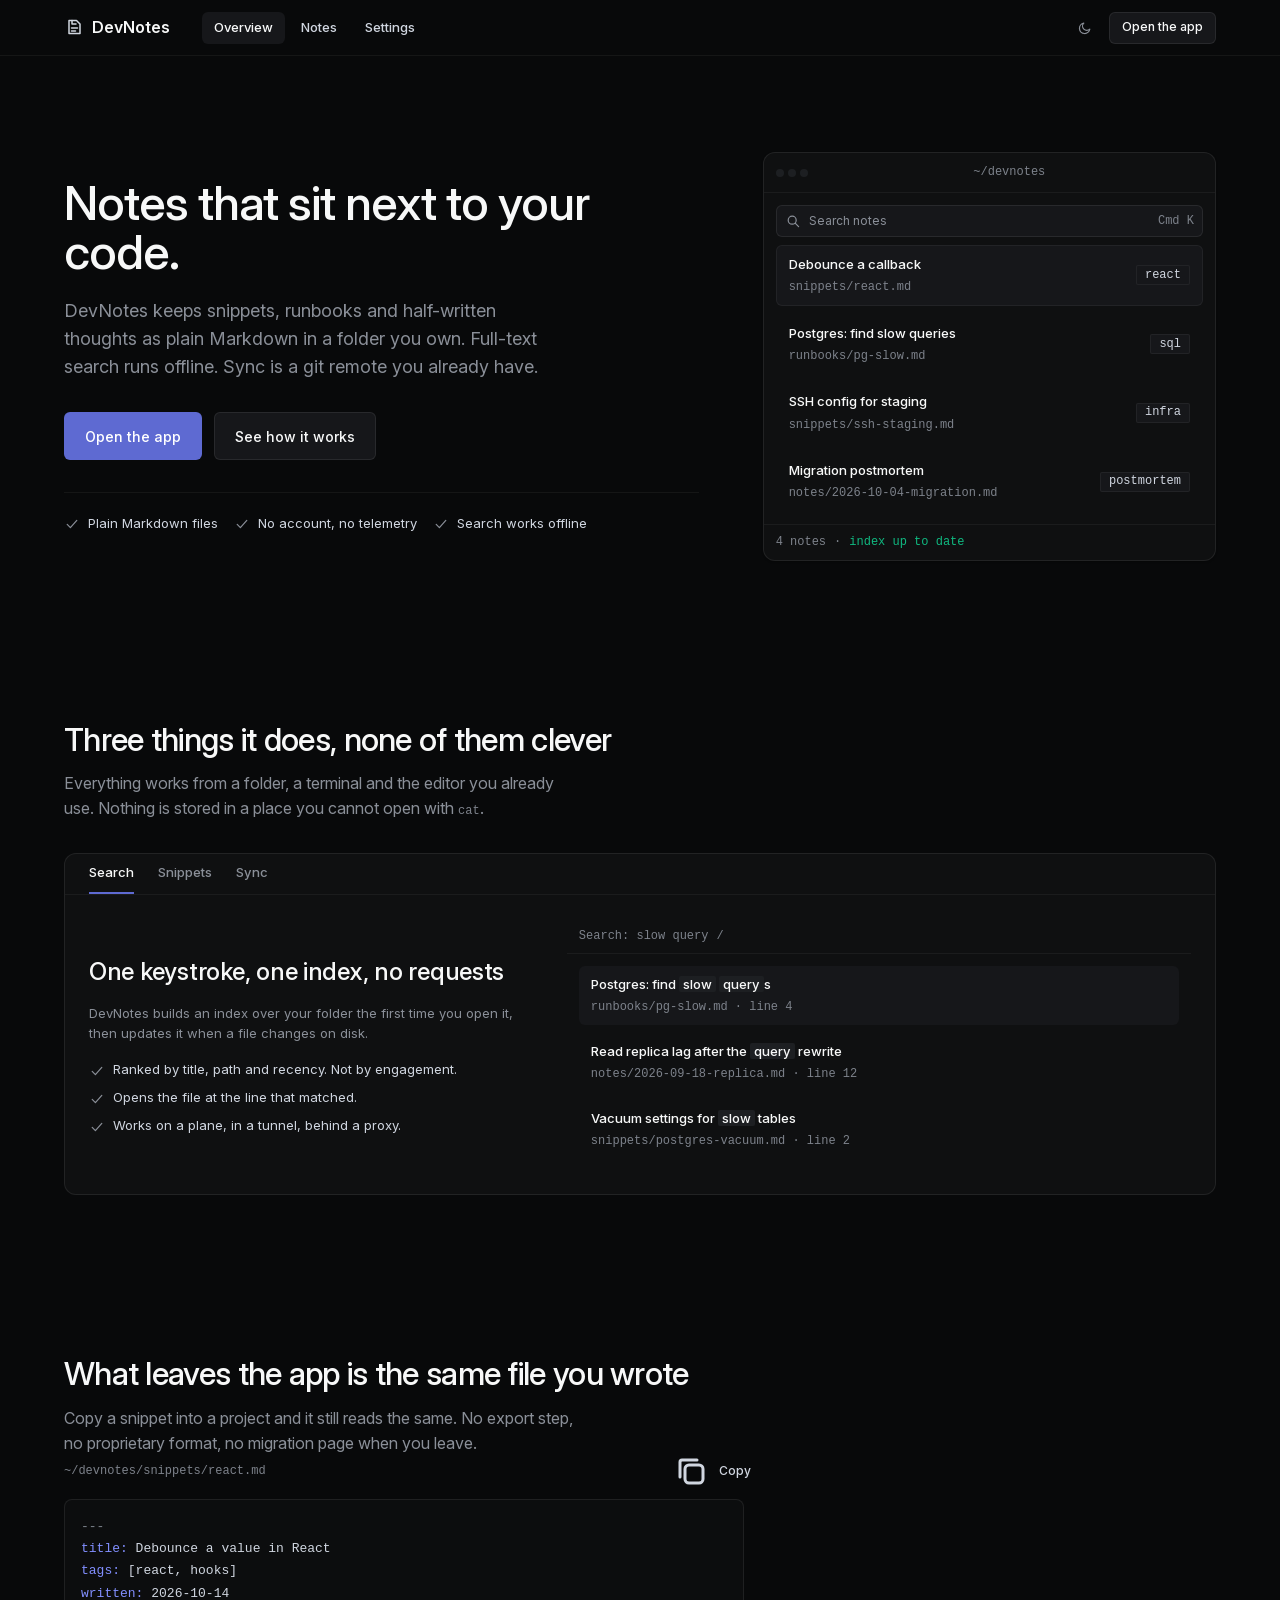
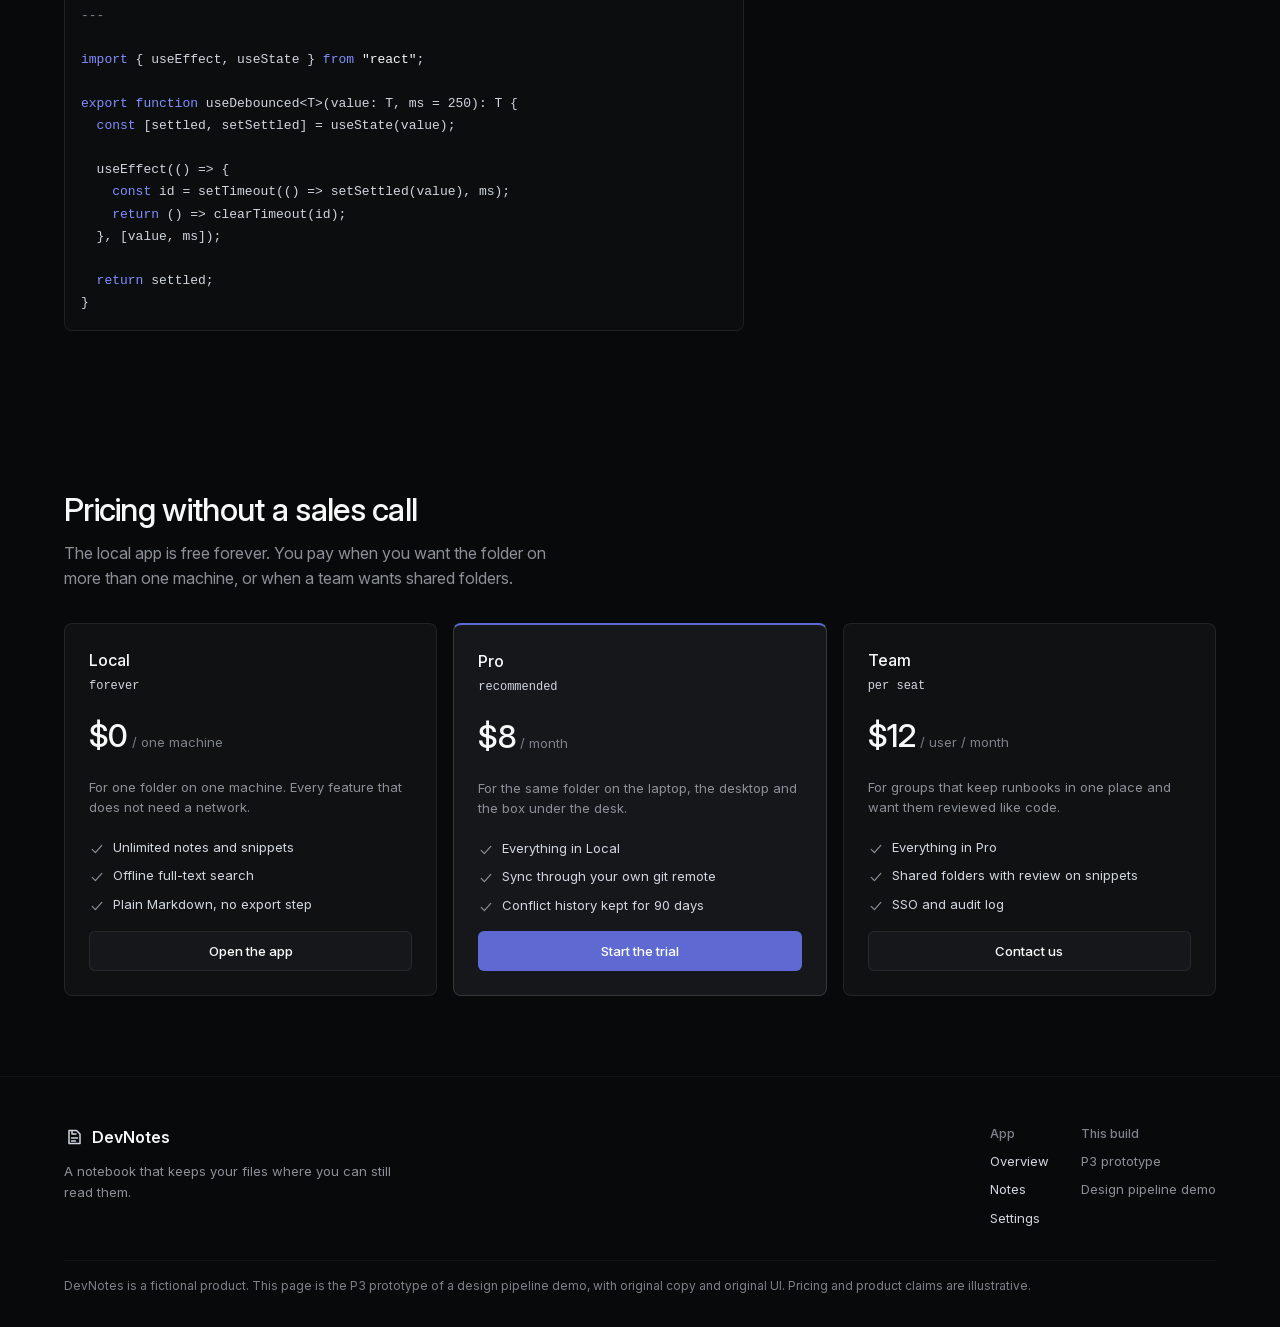
<file: examples/demo-notes-app/prototype/index.html>
<!doctype html>
<html lang="en" data-theme="dark">
<head>
<meta charset="utf-8">
<meta name="viewport" content="width=device-width, initial-scale=1">
<meta name="color-scheme" content="dark light">
<title>DevNotes — notes that sit next to your code</title>
<!--
  DevNotes · P3 HTML prototype (single file, hash routing, no external deps)
  Design authority: design/frontend-guidelines.md v1.0 (signed)
  Style reference: Linear (keep: near-black canvas, 5%/8% hairlines, single flat indigo,
  negative display tracking, 400/510/590 weights). Original copy + original product UI.
  Theme: dark (native) / light (companion). Viewports: 1440 / 768 / 390.
-->
<style>
/* ============================================================
   TOKENS — the only source of visual values.
   Mirror of design/tokens/tokens.css (extracted after P4 freeze).
   Components below MUST reference semantic tokens only.
   ============================================================ */
:root {
  /* ── Primitive (internal mapping only) ── */
  --ink-0: #08090a;
  --ink-1: #0f1011;
  --ink-2: #101112;
  --ink-3: #16171a;
  --ink-4: #1d1f22;
  --ink-5: #0c0d0e;
  --snow-0: #f7f8f8;
  --snow-1: #d0d6e0;
  --snow-2: #8a8f98;
  --snow-3: #7d828b;
  --indigo-9: #5e6ad2;
  --indigo-7: #4f5ac0;
  --indigo-6: #434cae;
  --indigo-4: #828fff;
  --red-9: #c93a3f;
  --red-4: #ff9a9e;
  --green-9: #10b981;
  --amber-9: #e8a33d;
  --white: #ffffff;

  /* ── Surface ── */
  --bg: var(--ink-0);
  --bg-elevated: var(--ink-1);
  --surface: var(--ink-2);
  --surface-2: var(--ink-3);
  --surface-3: var(--ink-4);
  --code-bg: var(--ink-5);
  --overlay: rgb(0 0 0 / .72);

  /* ── Foreground ── */
  --fg: var(--snow-0);
  --fg-2: var(--snow-1);
  --muted: var(--snow-2);
  --meta: var(--snow-3);

  /* ── Border ── */
  --border-subtle: rgb(255 255 255 / .05);
  --border: rgb(255 255 255 / .08);
  --border-strong: rgb(255 255 255 / .14);

  /* ── Accent (single chromatic system) ── */
  --accent: var(--indigo-9);
  --accent-hover: var(--indigo-7);
  --accent-active: var(--indigo-6);
  --accent-on: var(--white);
  --accent-ring: rgb(94 106 210 / .30);
  --link: var(--indigo-4);

  /* ── Status (semantic only, never decorative) ── */
  --success: var(--green-9);
  --success-text: var(--green-9);
  --warn: var(--amber-9);
  --danger: var(--red-9);
  --danger-text: var(--red-4);
  --danger-bg: rgb(201 58 63 / .14);

  /* ── Typography ── */
  --font-display: "InterVar", "Inter", system-ui, -apple-system, "Segoe UI", sans-serif;
  --font-body: "InterVar", "Inter", system-ui, -apple-system, "Segoe UI", sans-serif;
  --font-mono: ui-monospace, "SF Mono", "Berkeley Mono", Menlo, Consolas, monospace;

  --text-xs: 12px;
  --text-sm: 13px;
  --text-md: 14px;
  --text-base: 16px;
  --text-lg: 18px;
  --text-xl: 24px;
  --text-2xl: 32px;
  --text-3xl: 48px;

  --leading-display: 1.02;
  --leading-heading: 1.2;
  --leading-body: 1.55;
  --leading-ui: 1.4;

  --tracking-display: -0.022em;
  --tracking-heading: -0.011em;
  --tracking-normal: 0;

  --weight-regular: 400;
  --weight-ui: 510;
  --weight-strong: 590;

  /* ── Spacing (4pt base) ── */
  --space-1: 4px;
  --space-2: 8px;
  --space-3: 12px;
  --space-4: 16px;
  --space-5: 20px;
  --space-6: 24px;
  --space-8: 32px;
  --space-10: 40px;
  --space-12: 48px;
  --space-16: 64px;
  --space-20: 80px;
  --space-24: 96px;

  /* ── Radius (5-step system) ── */
  --radius-xs: 2px;
  --radius-sm: 6px;
  --radius-md: 8px;
  --radius-lg: 12px;
  --radius-full: 999px;

  /* ── Elevation (dark = luminance steps, not shadows) ── */
  --shadow-card: none;
  --shadow-1: 0 1px 2px rgb(0 0 0 / .30);
  --shadow-2: 0 12px 32px rgb(0 0 0 / .45);

  /* ── Motion ── */
  --ease-standard: cubic-bezier(.23, 1, .32, 1);
  --dur-enter: 200ms;
  --dur-exit: 140ms;
  --dur-spin: 700ms;

  /* ── Layer ── */
  --z-sticky: 10;
  --z-dropdown: 100;
  --z-modal: 1000;

  /* ── Layout & control sizes ── */
  --container: 1200px;
  --container-text: 680px;
  --gutter: var(--space-6);
  --nav-h: 56px;
  --sidebar-w: 240px;
  --control-h-sm: 32px;
  --control-h-md: 40px;
  --control-h-lg: 48px;
  --row-h: 64px;
  --nav-item-h: 32px;
  --badge-h: 20px;
  --icon-sm: 16px;
  --icon-md: 20px;
  --switch-w: 36px;
  --switch-h: 20px;
  --switch-knob: 14px;
  --switch-inset: 2px;
  --modal-w: 480px;

  color-scheme: dark;
}

/* ── Light companion theme: semantic overrides only ── */
[data-theme="light"] {
  --bg: #f7f8f8;
  --bg-elevated: #ffffff;
  --surface: #ffffff;
  --surface-2: #f2f3f4;
  --surface-3: #e9ebee;
  --code-bg: #f2f3f4;
  --overlay: rgb(8 9 10 / .45);

  --fg: var(--ink-0);
  --fg-2: #3b3f45;
  --muted: #5f646c;
  --meta: #666b72;

  --border-subtle: rgb(8 9 10 / .06);
  --border: rgb(8 9 10 / .10);
  --border-strong: rgb(8 9 10 / .18);

  --accent: var(--indigo-9);
  --accent-hover: var(--indigo-7);
  --accent-active: var(--indigo-6);
  --accent-on: var(--white);
  --accent-ring: rgb(94 106 210 / .22);
  --link: #4b56bd;

  --success: #0e7a55;
  --success-text: #0e7a55;
  --warn: #9a6512;
  --danger: #c62f34;
  --danger-text: #a51f24;
  --danger-bg: rgb(198 47 52 / .08);

  --shadow-card: 0 1px 2px rgb(8 9 10 / .06);
  --shadow-1: 0 1px 2px rgb(8 9 10 / .08);
  --shadow-2: 0 16px 40px rgb(8 9 10 / .16);

  color-scheme: light;
}

/* ============================================================
   FONT (local woff2, variable 100–900 — no CDN)
   ============================================================ */
@font-face {
  font-family: "InterVar";
  src: url("assets/fonts/Inter-roman-latin.woff2") format("woff2");
  font-weight: 100 900;
  font-style: normal;
  font-display: block;
}
@font-face {
  font-family: "InterVar";
  src: url("assets/fonts/Inter-roman-latin-ext.woff2") format("woff2");
  font-weight: 100 900;
  font-style: normal;
  font-display: block;
  unicode-range: U+0100-024F, U+1E00-1EFF, U+2020, U+20A0-20AB;
}

/* ============================================================
   BASE
   ============================================================ */
*, *::before, *::after { box-sizing: border-box; }

html { background: var(--bg); }

body {
  margin: 0;
  background: var(--bg);
  color: var(--fg);
  font-family: var(--font-body);
  font-size: var(--text-base);
  font-weight: var(--weight-regular);
  line-height: var(--leading-body);
  letter-spacing: var(--tracking-normal);
  font-feature-settings: "cv01", "ss03";
  -webkit-font-smoothing: antialiased;
  text-rendering: optimizeLegibility;
}

h1, h2, h3 { font-family: var(--font-display); }
h1, h2, h3, h4, p, ul, ol, figure { margin: 0; }
ul, ol { padding: 0; list-style: none; }
a { color: inherit; text-decoration: none; }
button { font: inherit; color: inherit; }
svg { display: block; flex: none; }
img { max-width: 100%; }

::selection { background: var(--accent); color: var(--accent-on); }

.skip-link {
  position: absolute;
  left: var(--space-4);
  top: calc(-1 * var(--space-12));
  z-index: var(--z-modal);
  padding: var(--space-2) var(--space-4);
  background: var(--surface-2);
  border: 1px solid var(--border-strong);
  border-radius: var(--radius-sm);
  font-size: var(--text-sm);
  transition: top var(--dur-enter) var(--ease-standard);
}
.skip-link:focus-visible { top: var(--space-4); outline: 2px solid var(--accent); outline-offset: 2px; }

.container {
  width: 100%;
  max-width: var(--container);
  margin-inline: auto;
  padding-inline: var(--gutter);
}

.mono {
  font-family: var(--font-mono);
  font-size: var(--text-xs);
  letter-spacing: var(--tracking-normal);
  color: var(--meta);
}

.eyebrow { display: none; } /* decorative eyebrows are banned in this project */

.sr-only {
  position: absolute; width: 1px; height: 1px;
  padding: 0; overflow: hidden;
  clip-path: inset(50%); white-space: nowrap; border: 0;
}

:focus-visible { outline: 2px solid var(--accent); outline-offset: 2px; }

/* ============================================================
   BUTTON  (contract: design/components.md#button)
   ============================================================ */
.btn {
  display: inline-flex;
  align-items: center;
  justify-content: center;
  gap: var(--space-2);
  height: var(--control-h-md);
  padding-block: 0;
  padding-inline: var(--space-4);
  border: 1px solid transparent;
  border-radius: var(--radius-sm);
  background: transparent;
  color: var(--fg-2);
  font-family: var(--font-body);
  font-size: var(--text-sm);
  font-weight: var(--weight-ui);
  line-height: var(--leading-ui);
  letter-spacing: var(--tracking-normal);
  white-space: nowrap;
  cursor: pointer;
  transition:
    background-color var(--dur-enter) var(--ease-standard),
    border-color var(--dur-enter) var(--ease-standard),
    color var(--dur-enter) var(--ease-standard),
    transform var(--dur-exit) var(--ease-standard);
}
.btn:hover { background: var(--surface-2); color: var(--fg); }
.btn:active { transform: translateY(1px); }
.btn:focus-visible { outline: 2px solid var(--accent); outline-offset: 2px; }
.btn:disabled, .btn[aria-disabled="true"] { opacity: .45; cursor: not-allowed; transform: none; }
.btn:disabled:hover, .btn[aria-disabled="true"]:hover { background: transparent; color: var(--fg-2); }

.btn-sm { height: var(--control-h-sm); padding-inline: var(--space-3); font-size: var(--text-xs); }
.btn-lg { height: var(--control-h-lg); padding-inline: var(--space-5); font-size: var(--text-md); }

.btn-primary { background: var(--accent); color: var(--accent-on); }
.btn-primary:hover { background: var(--accent-hover); color: var(--accent-on); }
.btn-primary:active { background: var(--accent-active); color: var(--accent-on); }
.btn-primary:disabled:hover { background: var(--accent); color: var(--accent-on); }

.btn-secondary {
  background: var(--surface-2);
  border-color: var(--border);
  color: var(--fg);
}
.btn-secondary:hover { background: var(--surface-3); border-color: var(--border-strong); color: var(--fg); }
.btn-secondary:disabled:hover { background: var(--surface-2); border-color: var(--border); color: var(--fg); }

.btn-ghost { background: transparent; color: var(--fg-2); }
.btn-ghost:hover { background: var(--surface-2); color: var(--fg); }

.btn-danger { background: var(--danger); color: var(--accent-on); }
.btn-danger:hover { background: var(--danger); color: var(--accent-on); filter: brightness(1.08); }
.btn-danger:active { filter: brightness(.94); }

.btn-icon {
  width: var(--control-h-sm);
  height: var(--control-h-sm);
  padding-inline: 0;
  border-radius: var(--radius-sm);
  color: var(--muted);
}
.btn-icon:hover { color: var(--fg); }
.btn-icon svg { width: var(--icon-sm); height: var(--icon-sm); }

.btn .icon { width: var(--icon-sm); height: var(--icon-sm); }
.btn-lg .icon { width: var(--icon-md); height: var(--icon-md); }

/* Button loading state: same label, spinner + disabled, no layout reflow */
.btn[data-loading] { pointer-events: none; opacity: .8; }
.btn .spinner { display: none; width: var(--icon-sm); height: var(--icon-sm); }
.btn[data-loading] .spinner { display: inline-block; }

.spinner {
  border: 2px solid currentColor;
  border-top-color: transparent;
  border-radius: var(--radius-full);
  animation: spin var(--dur-spin) linear infinite;
}
@keyframes spin { to { transform: rotate(360deg); } }

/* ============================================================
   INPUT / FIELD  (contract: components.md#input)
   ============================================================ */
.field { display: flex; flex-direction: column; gap: var(--space-2); min-width: 0; }
.field-label {
  font-size: var(--text-sm);
  font-weight: var(--weight-ui);
  line-height: var(--leading-ui);
  color: var(--fg-2);
}
.field-helper { font-size: var(--text-xs); line-height: var(--leading-ui); color: var(--meta); }
.field-error {
  display: none;
  align-items: center;
  gap: var(--space-1);
  font-size: var(--text-xs);
  line-height: var(--leading-ui);
  color: var(--danger-text);
}
.field-error svg { width: var(--icon-sm); height: var(--icon-sm); }
.field[data-invalid="true"] .field-error { display: flex; }
.field[data-invalid="true"] .field-helper { display: none; }

.input {
  width: 100%;
  height: var(--control-h-md);
  padding-inline: var(--space-3);
  background: var(--surface-2);
  border: 1px solid var(--border);
  border-radius: var(--radius-sm);
  color: var(--fg);
  font-family: var(--font-body);
  font-size: var(--text-md);
  font-weight: var(--weight-regular);
  line-height: var(--leading-ui);
  transition:
    border-color var(--dur-enter) var(--ease-standard),
    background-color var(--dur-enter) var(--ease-standard),
    box-shadow var(--dur-enter) var(--ease-standard);
}
.input::placeholder { color: var(--muted); }
.input:hover { border-color: var(--border-strong); }
.input:focus {
  outline: none;
  border-color: var(--accent);
  box-shadow: 0 0 0 3px var(--accent-ring);
}
.input[aria-invalid="true"] { border-color: var(--danger); }
.input[aria-invalid="true"]:focus { box-shadow: 0 0 0 3px var(--danger-bg); }
.input:disabled { opacity: .45; cursor: not-allowed; }
.input[readonly] { color: var(--fg-2); }

.input-with-icon { position: relative; }
.input-with-icon .input { padding-left: var(--space-10); }
.input-with-icon .input-icon {
  position: absolute;
  left: var(--space-3);
  top: 50%;
  transform: translateY(-50%);
  width: var(--icon-sm);
  height: var(--icon-sm);
  color: var(--muted);
  pointer-events: none;
}

.select { position: relative; }
.select select {
  appearance: none;
  width: 100%;
  height: var(--control-h-md);
  padding-inline: var(--space-3) var(--space-10);
  background: var(--surface-2);
  border: 1px solid var(--border);
  border-radius: var(--radius-sm);
  color: var(--fg);
  font-family: var(--font-body);
  font-size: var(--text-md);
  font-weight: var(--weight-regular);
  cursor: pointer;
  transition: border-color var(--dur-enter) var(--ease-standard), box-shadow var(--dur-enter) var(--ease-standard);
}
.select select:hover { border-color: var(--border-strong); }
.select select:focus { outline: none; border-color: var(--accent); box-shadow: 0 0 0 3px var(--accent-ring); }
.select svg {
  position: absolute;
  right: var(--space-3);
  top: 50%;
  transform: translateY(-50%);
  width: var(--icon-sm);
  height: var(--icon-sm);
  color: var(--muted);
  pointer-events: none;
}

/* Switch (contract: components.md#switch) */
.switch {
  appearance: none;
  flex: none;
  font-size: var(--text-xs);
  color: var(--fg-2);
  width: var(--switch-w);
  height: var(--switch-h);
  background: var(--surface-3);
  border: 1px solid var(--border);
  border-radius: var(--radius-full);
  cursor: pointer;
  position: relative;
  transition: background-color var(--dur-enter) var(--ease-standard), border-color var(--dur-enter) var(--ease-standard);
}
.switch::after {
  content: "";
  position: absolute;
  top: var(--switch-inset);
  left: var(--switch-inset);
  width: var(--switch-knob);
  height: var(--switch-knob);
  border-radius: var(--radius-full);
  background: var(--fg-2);
  transition: transform var(--dur-enter) var(--ease-standard), background-color var(--dur-enter) var(--ease-standard);
}
.switch:checked { background: var(--accent); border-color: var(--accent); }
.switch:checked::after { transform: translateX(var(--switch-knob)); background: var(--accent-on); }
.switch:hover { border-color: var(--border-strong); }
.switch:focus-visible { outline: 2px solid var(--accent); outline-offset: 2px; }

/* ============================================================
   CARD  (contract: components.md#card)
   ============================================================ */
.card {
  background: var(--surface);
  border: 1px solid var(--border);
  border-radius: var(--radius-md);
  box-shadow: var(--shadow-card);
}
.card-header {
  display: flex;
  align-items: baseline;
  justify-content: space-between;
  gap: var(--space-4);
  padding: var(--space-4) var(--space-6) 0;
}
.card-title { font-size: var(--text-base); font-weight: var(--weight-ui); }
.card-desc { margin-top: var(--space-1); font-size: var(--text-sm); color: var(--muted); }
.card-body { padding: var(--space-6); display: flex; flex-direction: column; gap: var(--space-5); }
.card-body + .card-body { border-top: 1px solid var(--border-subtle); }

/* Badge / tag (contract: components.md#badge) */
.badge {
  display: inline-flex;
  align-items: center;
  gap: var(--space-1);
  height: var(--badge-h);
  padding-inline: var(--space-2);
  background: var(--surface-2);
  border: 1px solid var(--border-subtle);
  border-radius: var(--radius-xs);
  color: var(--fg-2);
  font-family: var(--font-mono);
  font-size: var(--text-xs);
  line-height: var(--leading-ui);
  white-space: nowrap;
}
.badge-dot { width: var(--space-1); height: var(--space-1); border-radius: var(--radius-full); background: var(--success); }

/* ============================================================
   TABS  (contract: components.md#tabs)
   ============================================================ */
.tabs {
  display: flex;
  gap: var(--space-6);
  border-bottom: 1px solid var(--border-subtle);
}
.tab {
  height: var(--control-h-md);
  padding-inline: 0;
  background: none;
  border: 0;
  border-bottom: 2px solid transparent;
  color: var(--muted);
  font-family: var(--font-body);
  font-size: var(--text-sm);
  font-weight: var(--weight-ui);
  letter-spacing: var(--tracking-normal);
  cursor: pointer;
  transition: color var(--dur-enter) var(--ease-standard), border-color var(--dur-enter) var(--ease-standard);
}
.tab:hover { color: var(--fg-2); }
.tab[aria-selected="true"] { color: var(--fg); border-bottom-color: var(--accent); }
.tab:focus-visible { outline: 2px solid var(--accent); outline-offset: 2px; border-radius: var(--radius-xs); }
.tab:disabled { opacity: .45; cursor: not-allowed; }
.tab-panel[hidden] { display: none; }

/* ============================================================
   MODAL  (contract: components.md#modal)
   ============================================================ */
.modal-backdrop {
  position: fixed;
  inset: 0;
  z-index: var(--z-modal);
  display: flex;
  align-items: center;
  justify-content: center;
  padding: var(--space-4);
  background: var(--overlay);
  opacity: 0;
  transition: opacity var(--dur-enter) var(--ease-standard);
}
.modal-backdrop[hidden] { display: none; }
.modal-backdrop.is-open { opacity: 1; }
.modal {
  width: 100%;
  max-width: var(--modal-w);
  background: var(--bg-elevated);
  border: 1px solid var(--border-strong);
  border-radius: var(--radius-lg);
  box-shadow: var(--shadow-2);
  transform: translateY(var(--space-2));
  transition: transform var(--dur-enter) var(--ease-standard);
}
.modal-backdrop.is-open .modal { transform: translateY(0); }
.modal-header {
  display: flex;
  align-items: flex-start;
  justify-content: space-between;
  gap: var(--space-4);
  padding: var(--space-6) var(--space-6) 0;
}
.modal-title { font-size: var(--text-lg); font-weight: var(--weight-ui); }
.modal-body { padding: var(--space-4) var(--space-6); color: var(--muted); font-size: var(--text-sm); }
.modal-footer {
  display: flex;
  justify-content: flex-end;
  gap: var(--space-3);
  padding: var(--space-4) var(--space-6) var(--space-6);
}

/* ============================================================
   HEADER
   ============================================================ */
.site-header {
  position: sticky;
  top: 0;
  z-index: var(--z-sticky);
  height: var(--nav-h);
  background: var(--bg);
  border-bottom: 1px solid var(--border-subtle);
}
.site-header .container {
  height: 100%;
  display: flex;
  align-items: center;
  gap: var(--space-8);
}
.brand {
  display: inline-flex;
  align-items: center;
  gap: var(--space-2);
  color: var(--fg);
  flex: none;
}
[data-theme="dark"] .icon-sun { display: none; }
[data-theme="light"] .icon-moon { display: none; }
.brand-mark { color: var(--fg-2); }
.brand-mark svg { width: var(--icon-md); height: var(--icon-md); }
.brand-name {
  font-size: var(--text-base);
  font-weight: var(--weight-strong);
}
.nav { display: flex; align-items: center; gap: var(--space-1); }
.nav-link {
  display: inline-flex;
  align-items: center;
  height: var(--nav-item-h);
  padding-inline: var(--space-3);
  border-radius: var(--radius-sm);
  color: var(--fg-2);
  font-size: var(--text-sm);
  font-weight: var(--weight-ui);
  transition: color var(--dur-enter) var(--ease-standard), background-color var(--dur-enter) var(--ease-standard);
}
.nav-link:hover { color: var(--fg); background: var(--surface-2); }
.nav-link[aria-current="page"] { color: var(--fg); background: var(--surface-2); }
.header-actions { margin-left: auto; display: flex; align-items: center; gap: var(--space-2); }
.header-actions .btn-secondary { height: var(--control-h-sm); padding-inline: var(--space-3); font-size: var(--text-xs); }
.nav-toggle { display: none; }

/* Mobile nav sheet */
.mobile-nav {
  display: none;
  z-index: var(--z-dropdown);
  position: absolute;
  left: 0;
  right: 0;
  top: var(--nav-h);
  padding: var(--space-3);
  background: var(--bg-elevated);
  border-bottom: 1px solid var(--border);
  box-shadow: var(--shadow-2);
}
.mobile-nav.is-open { display: flex; flex-direction: column; gap: var(--space-1); }
.mobile-nav .nav-link { height: var(--control-h-md); }

/* ============================================================
   APP SHELL (notes / settings)
   ============================================================ */
.app-shell {
  display: grid;
  grid-template-columns: var(--sidebar-w) minmax(0, 1fr);
  min-height: calc(100vh - var(--nav-h));
}
.app-sidebar {
  display: flex;
  flex-direction: column;
  gap: var(--space-4);
  padding: var(--space-4);
  background: var(--bg-elevated);
  border-right: 1px solid var(--border-subtle);
  min-width: 0;
}
.sidebar-head { display: flex; align-items: center; justify-content: space-between; gap: var(--space-2); }
.sidebar-title {
  font-size: var(--text-xs);
  font-weight: var(--weight-ui);
  letter-spacing: var(--tracking-normal);
  color: var(--meta);
  text-transform: uppercase;
}
.sidebar-nav { display: flex; flex-direction: column; gap: var(--space-1); }
.sidebar-item {
  display: flex;
  align-items: center;
  gap: var(--space-2);
  width: 100%;
  height: var(--nav-item-h);
  padding-inline: var(--space-2);
  background: none;
  border: 0;
  border-radius: var(--radius-sm);
  color: var(--fg-2);
  font-family: var(--font-body);
  font-size: var(--text-sm);
  font-weight: var(--weight-ui);
  text-align: left;
  white-space: nowrap;
  cursor: pointer;
  transition: background-color var(--dur-enter) var(--ease-standard), color var(--dur-enter) var(--ease-standard);
}
.sidebar-item:focus-visible { outline: 2px solid var(--accent); outline-offset: 2px; }
.sidebar-item .count { margin-left: auto; font-family: var(--font-mono); font-size: var(--text-xs); color: var(--meta); }
.sidebar-item:hover { background: var(--surface); color: var(--fg); }
.sidebar-item[aria-current="true"] { background: var(--surface-2); color: var(--fg); }
.sidebar-item svg { width: var(--icon-sm); height: var(--icon-sm); color: var(--muted); }
.sidebar-foot { margin-top: auto; padding-top: var(--space-4); border-top: 1px solid var(--border-subtle); }
.sidebar-path { font-family: var(--font-mono); font-size: var(--text-xs); color: var(--meta); word-break: break-all; }

.app-main { min-width: 0; display: flex; flex-direction: column; }
.app-toolbar {
  display: flex;
  align-items: center;
  gap: var(--space-3);
  padding: var(--space-3) var(--space-6);
  border-bottom: 1px solid var(--border-subtle);
  flex-wrap: wrap;
}
.breadcrumb { display: flex; align-items: center; gap: var(--space-2); color: var(--meta); font-size: var(--text-sm); }
.breadcrumb .sep { color: var(--border-strong); }
.breadcrumb .current { color: var(--fg-2); font-weight: var(--weight-ui); }
.breadcrumb a:hover { color: var(--fg); }
.toolbar-search { flex: 1 1 220px; max-width: 360px; min-width: 0; }
.toolbar-search .input { height: var(--control-h-sm); font-size: var(--text-sm); }
.toolbar-search.input-with-icon .input { padding-left: var(--space-8); }
.toolbar-search.input-with-icon .input-icon { left: var(--space-2); }
.toolbar-actions { margin-left: auto; display: flex; align-items: center; gap: var(--space-2); }

/* Demo state rail (documented in README; hidden with ?demo=0) */
.demo-rail {
  display: flex;
  align-items: center;
  gap: var(--space-1);
  padding: var(--space-1);
  background: var(--surface-2);
  border: 1px solid var(--border-subtle);
  border-radius: var(--radius-sm);
}
.demo-rail-label { padding-inline: var(--space-2); font-family: var(--font-mono); font-size: var(--text-xs); color: var(--meta); }
.demo-rail .btn { height: var(--control-h-sm); padding-inline: var(--space-2); font-size: var(--text-xs); font-family: var(--font-mono); }
.demo-rail .btn[aria-pressed="true"] { background: var(--surface-3); color: var(--fg); }
body[data-demo="off"] .demo-rail { display: none; }

/* ============================================================
   NOTES LIST
   ============================================================ */
.list-head {
  display: flex;
  align-items: baseline;
  justify-content: space-between;
  gap: var(--space-4);
  padding: var(--space-6) var(--space-6) var(--space-3);
}
.list-title { font-size: var(--text-lg); font-weight: var(--weight-ui); }
.list-count { font-family: var(--font-mono); font-size: var(--text-xs); color: var(--meta); }

.notes { border-top: 1px solid var(--border-subtle); }
.note-row {
  display: grid;
  grid-template-columns: minmax(0, 1fr) auto;
  align-items: center;
  gap: var(--space-4);
  width: 100%;
  min-height: var(--row-h);
  padding: var(--space-3) var(--space-6);
  background: none;
  border: 0;
  border-bottom: 1px solid var(--border-subtle);
  text-align: left;
  cursor: pointer;
  transition: background-color var(--dur-enter) var(--ease-standard);
}
.note-row:hover { background: var(--surface); }
.note-row:focus-visible { outline: 2px solid var(--accent); outline-offset: -2px; }
.note-row[aria-current="true"] { background: var(--surface-3); }
.note-row[aria-current="true"] .note-date { color: var(--muted); }
.note-main { min-width: 0; display: flex; flex-direction: column; gap: var(--space-1); }
.note-title {
  font-size: var(--text-base);
  font-weight: var(--weight-ui);
  color: var(--fg);
  overflow: hidden;
  text-overflow: ellipsis;
  white-space: nowrap;
}
.note-excerpt {
  font-size: var(--text-sm);
  color: var(--muted);
  overflow: hidden;
  text-overflow: ellipsis;
  white-space: nowrap;
}
.note-side { display: flex; align-items: center; gap: var(--space-3); }
.note-date { font-family: var(--font-mono); font-size: var(--text-xs); color: var(--meta); white-space: nowrap; }

/* Skeleton (static: no infinite animation) */
.skeleton-row { display: grid; gap: var(--space-2); padding: var(--space-4) var(--space-6); border-bottom: 1px solid var(--border-subtle); }
.skeleton { background: var(--surface-3); border-radius: var(--radius-xs); height: var(--text-sm); }
.skeleton.w-40 { width: 40%; }
.skeleton.w-60 { width: 60%; }
.skeleton.w-20 { width: 20%; }

/* Empty / error states */
.state-block {
  display: flex;
  flex-direction: column;
  align-items: flex-start;
  gap: var(--space-3);
  max-width: var(--container-text);
  padding: var(--space-16) var(--space-6);
}
.state-icon {
  display: inline-flex;
  align-items: center;
  justify-content: center;
  width: var(--space-10);
  height: var(--space-10);
  border: 1px solid var(--border);
  border-radius: var(--radius-sm);
  background: var(--surface);
  color: var(--muted);
}
.state-icon svg { width: var(--icon-md); height: var(--icon-md); }
.state-title { font-size: var(--text-lg); font-weight: var(--weight-ui); }
.state-desc { font-size: var(--text-sm); color: var(--muted); max-width: 52ch; }
.state-actions { display: flex; gap: var(--space-2); margin-top: var(--space-1); }

[hidden] { display: none !important; }

/* ============================================================
   SETTINGS
   ============================================================ */
.settings-wrap { padding: var(--space-8) var(--space-6) var(--space-24); max-width: 760px; }
.settings-head {
  display: flex;
  align-items: flex-start;
  justify-content: space-between;
  gap: var(--space-6);
  flex-wrap: wrap;
  margin-bottom: var(--space-6);
}
.settings-actions {
  display: flex;
  align-items: center;
  gap: var(--space-2);
  flex-wrap: wrap;
  padding-bottom: var(--space-4);
  margin-bottom: var(--space-6);
  border-bottom: 1px solid var(--border-subtle);
}
.settings-actions .save-status { margin-right: auto; }
.settings-title { font-size: var(--text-xl); font-weight: var(--weight-ui); letter-spacing: var(--tracking-heading); }
.settings-desc { margin-top: var(--space-2); font-size: var(--text-sm); color: var(--muted); }
.settings-stack { display: flex; flex-direction: column; gap: var(--space-4); }
.toggle-row {
  display: flex;
  align-items: flex-start;
  justify-content: space-between;
  gap: var(--space-6);
}
.toggle-copy { min-width: 0; display: flex; flex-direction: column; gap: var(--space-1); }
.toggle-title { font-size: var(--text-sm); font-weight: var(--weight-ui); color: var(--fg); }
.toggle-desc { font-size: var(--text-xs); color: var(--muted); }
.form-grid { display: grid; grid-template-columns: repeat(2, minmax(0, 1fr)); gap: var(--space-4); }

.form-alert {
  display: flex;
  align-items: flex-start;
  gap: var(--space-2);
  padding: var(--space-3) var(--space-4);
  background: var(--danger-bg);
  border: 1px solid var(--danger);
  border-radius: var(--radius-sm);
  color: var(--danger-text);
  font-size: var(--text-sm);
}
.form-alert svg { width: var(--icon-sm); height: var(--icon-sm); margin-top: var(--space-1); }

.save-status { display: flex; align-items: center; gap: var(--space-2); font-size: var(--text-sm); color: var(--muted); }
.save-status .dot { width: var(--space-1); height: var(--space-1); border-radius: var(--radius-full); background: var(--meta); }
.save-status[data-state="dirty"] .dot { background: var(--warn); }
.save-status[data-state="saved"] .dot { background: var(--success); }


.danger-zone { border-color: var(--border); }
.danger-zone .card-body { flex-direction: row; align-items: center; justify-content: space-between; gap: var(--space-4); flex-wrap: wrap; }

/* ============================================================
   HOME
   ============================================================ */
.hero { padding-block: var(--space-24) var(--space-20); }
.hero-grid {
  display: grid;
  grid-template-columns: minmax(0, 7fr) minmax(0, 5fr);
  gap: var(--space-16);
  align-items: center;
}
.hero-copy { min-width: 0; }
.hero-title {
  font-size: var(--text-3xl);
  font-weight: var(--weight-ui);
  line-height: var(--leading-display);
  letter-spacing: var(--tracking-display);
  max-width: 22ch;
}
.hero-lede {
  margin-top: var(--space-5);
  max-width: 46ch;
  font-size: var(--text-lg);
  line-height: var(--leading-body);
  color: var(--muted);
}
.hero-actions { display: flex; flex-wrap: wrap; gap: var(--space-3); margin-top: var(--space-8); }
.hero-facts {
  display: flex;
  flex-wrap: wrap;
  align-items: center;
  gap: var(--space-2) var(--space-4);
  margin-top: var(--space-8);
  padding-top: var(--space-5);
  border-top: 1px solid var(--border-subtle);
  font-size: var(--text-sm);
  color: var(--fg-2);
}
.hero-fact { display: inline-flex; align-items: center; gap: var(--space-2); }
.hero-fact svg { width: var(--icon-sm); height: var(--icon-sm); color: var(--muted); }

/* Product preview panel — real DOM, not an image (see NEVER-14 exception) */
.preview {
  min-width: 0;
  background: var(--bg-elevated);
  box-shadow: var(--shadow-1);
  border: 1px solid var(--border);
  border-radius: var(--radius-lg);
  overflow: hidden;
}
.preview-bar {
  display: flex;
  align-items: center;
  gap: var(--space-2);
  height: var(--space-10);
  padding-inline: var(--space-3);
  border-bottom: 1px solid var(--border-subtle);
}
.preview-dots { display: flex; gap: var(--space-1); }
.preview-dots i { width: var(--space-2); height: var(--space-2); border-radius: var(--radius-full); background: var(--surface-3); }
.preview-path { font-family: var(--font-mono); font-size: var(--text-xs); color: var(--meta); margin-inline: auto; }
.preview-body { padding: var(--space-3); display: flex; flex-direction: column; gap: var(--space-2); }
.preview-search {
  display: flex;
  align-items: center;
  gap: var(--space-2);
  height: var(--control-h-sm);
  padding-inline: var(--space-2);
  background: var(--surface-2);
  border: 1px solid var(--border);
  border-radius: var(--radius-sm);
  color: var(--muted);
  font-size: var(--text-xs);
}
.preview-search svg { width: var(--icon-sm); height: var(--icon-sm); }
.preview-row {
  display: flex;
  align-items: center;
  gap: var(--space-3);
  min-height: var(--space-10);
  padding: var(--space-2) var(--space-3);
  border-radius: var(--radius-sm);
  border: 1px solid transparent;
}
.preview-row.is-active { background: var(--surface-2); border-color: var(--border-subtle); }
.preview-row-main { min-width: 0; display: flex; flex-direction: column; gap: var(--space-1); }
.preview-row-title { font-size: var(--text-sm); font-weight: var(--weight-ui); color: var(--fg); white-space: nowrap; overflow: hidden; text-overflow: ellipsis; }
.preview-row-meta { font-family: var(--font-mono); font-size: var(--text-xs); color: var(--meta); white-space: nowrap; overflow: hidden; text-overflow: ellipsis; }
.preview-row .badge { margin-left: auto; }
.preview-kbd { margin-left: auto; font-family: var(--font-mono); font-size: var(--text-xs); color: var(--meta); }
.preview-foot {
  display: flex;
  align-items: center;
  gap: var(--space-2);
  padding: var(--space-2) var(--space-3);
  border-top: 1px solid var(--border-subtle);
  font-family: var(--font-mono);
  font-size: var(--text-xs);
  color: var(--meta);
}
.preview-foot .ok { color: var(--success-text); }

/* Feature section */
.section { padding-block: var(--space-20); }
.section-head { max-width: var(--container-text); }
.section-title {
  font-size: var(--text-2xl);
  font-weight: var(--weight-ui);
  line-height: var(--leading-heading);
  letter-spacing: var(--tracking-display);
}
.section-lede { margin-top: var(--space-3); font-size: var(--text-base); color: var(--muted); max-width: 52ch; }

.feature-surface { margin-top: var(--space-8); border: 1px solid var(--border); border-radius: var(--radius-lg); background: var(--bg-elevated); overflow: hidden; }
.feature-tabs { padding-inline: var(--space-6); }
.feature-panel { display: grid; grid-template-columns: minmax(0, 5fr) minmax(0, 7fr); gap: var(--space-8); padding: var(--space-6); align-items: center; }
.feature-copy { min-width: 0; display: flex; flex-direction: column; gap: var(--space-3); }
.feature-title { font-size: var(--text-xl); font-weight: var(--weight-ui); letter-spacing: var(--tracking-heading); }
.feature-desc { font-size: var(--text-sm); color: var(--muted); }
.feature-list { display: flex; flex-direction: column; gap: var(--space-2); margin-top: var(--space-1); }
.feature-list li { display: flex; align-items: flex-start; gap: var(--space-2); font-size: var(--text-sm); color: var(--fg-2); }
.feature-list svg { width: var(--icon-sm); height: var(--icon-sm); margin-top: var(--space-1); color: var(--muted); }
.feature-visual { min-width: 0; }
.panel {
  background: transparent;
  border: 0;
  border-radius: 0;
  overflow: hidden;
}
.panel-head {
  display: flex;
  align-items: center;
  gap: var(--space-2);
  padding: var(--space-2) var(--space-3);
  border-bottom: 1px solid var(--border-subtle);
  font-family: var(--font-mono);
  font-size: var(--text-xs);
  color: var(--meta);
}
.panel-body { padding: var(--space-3); display: flex; flex-direction: column; gap: var(--space-2); }
.search-hit { display: flex; flex-direction: column; gap: var(--space-1); padding: var(--space-2) var(--space-3); border-radius: var(--radius-sm); }
.search-hit.is-active { background: var(--surface-2); }
.search-hit-title { font-size: var(--text-sm); font-weight: var(--weight-ui); }
.search-hit-path { font-family: var(--font-mono); font-size: var(--text-xs); color: var(--meta); }
.search-hit mark { background: var(--surface-3); color: var(--fg); border-radius: var(--radius-xs); padding-inline: var(--space-1); }

/* Code sample */
.code-sample {
  margin: 0;
  max-width: var(--container-text);
  padding: var(--space-4);
  background: var(--code-bg);
  border: 1px solid var(--border);
  border-radius: var(--radius-md);
  overflow-x: auto;
  font-family: var(--font-mono);
  font-size: var(--text-sm);
  line-height: 1.7;
  color: var(--fg-2);
}
.code-sample .k { color: var(--link); }
.code-sample .s { color: var(--fg); }
.code-sample .c { color: var(--meta); }
.code-actions { display: flex; align-items: center; gap: var(--space-2); max-width: var(--container-text); margin-bottom: var(--space-3); }
.code-actions .path { font-family: var(--font-mono); font-size: var(--text-xs); color: var(--meta); }
.code-copy { margin-left: auto; }
.curve { display: flex; flex-direction: column; gap: var(--space-4); }
.curve-item { display: flex; flex-direction: column; gap: var(--space-1); }
.curve-title { font-size: var(--text-base); font-weight: var(--weight-ui); }
.curve-desc { font-size: var(--text-sm); color: var(--muted); }

/* Pricing */
.price-grid { display: grid; grid-template-columns: repeat(3, minmax(0, 1fr)); gap: var(--space-4); margin-top: var(--space-8); align-items: stretch; }
.price-card { display: flex; flex-direction: column; gap: var(--space-4); padding: var(--space-6); min-width: 0; }
.price-card.is-featured { background: var(--surface-2); border-color: var(--border-strong); border-top: 2px solid var(--accent); }
.price-head { display: flex; flex-direction: column; gap: var(--space-1); }
.price-name { font-size: var(--text-base); font-weight: var(--weight-ui); }
.price-flag { font-family: var(--font-mono); font-size: var(--text-xs); color: var(--fg-2); }
.price-amount { display: flex; align-items: baseline; gap: var(--space-1); }
.price-value { font-size: var(--text-2xl); font-weight: var(--weight-ui); letter-spacing: var(--tracking-display); }
.price-unit { font-size: var(--text-sm); color: var(--meta); }
.price-desc { font-size: var(--text-sm); color: var(--muted); min-height: var(--space-10); }
.price-list { display: flex; flex-direction: column; gap: var(--space-2); margin-top: var(--space-1); }
.price-list li { display: flex; gap: var(--space-2); font-size: var(--text-sm); color: var(--fg-2); }
.price-list svg { width: var(--icon-sm); height: var(--icon-sm); margin-top: var(--space-1); color: var(--muted); }
.price-card .btn { margin-top: auto; width: 100%; }

/* Footer */
.site-footer { border-top: 1px solid var(--border-subtle); padding-block: var(--space-12) var(--space-8); }
body[data-route="notes"] .site-footer,
body[data-route="settings"] .site-footer { display: none; }
.footer-grid { display: flex; flex-wrap: wrap; gap: var(--space-8); justify-content: space-between; }
.footer-brand { max-width: 34ch; display: flex; flex-direction: column; gap: var(--space-3); }
.footer-note { font-size: var(--text-sm); color: var(--muted); }
.footer-nav { display: flex; gap: var(--space-8); flex-wrap: wrap; }
.footer-col { display: flex; flex-direction: column; gap: var(--space-2); }
.footer-col h4 { font-size: var(--text-xs); font-weight: var(--weight-ui); color: var(--meta); }
.footer-link { font-size: var(--text-sm); color: var(--fg-2); }
.footer-link:hover { color: var(--fg); }
.footer-legal { margin-top: var(--space-8); padding-top: var(--space-4); border-top: 1px solid var(--border-subtle); font-size: var(--text-xs); color: var(--meta); }

/* ============================================================
   RESPONSIVE — three approved tiers
   ============================================================ */
@media (max-width: 1023px) {
  .hero { padding-block: var(--space-16) var(--space-12); }
  .hero-grid { grid-template-columns: minmax(0, 1fr); gap: var(--space-10); }
  .hero-title { font-size: var(--text-2xl); max-width: 24ch; }
  .hero-lede { max-width: 56ch; }
  .feature-panel { grid-template-columns: minmax(0, 1fr); gap: var(--space-6); }
  .price-grid { grid-template-columns: repeat(2, minmax(0, 1fr)); }
  .app-shell { grid-template-columns: minmax(0, 1fr); }
  .app-sidebar { flex-direction: row; align-items: center; gap: var(--space-3); flex-wrap: wrap; border-right: 0; border-bottom: 1px solid var(--border-subtle); padding: var(--space-2) var(--space-4); }
  .sidebar-head, .sidebar-foot { display: none; }
  .sidebar-nav { flex-direction: row; flex-wrap: wrap; gap: var(--space-1); }
  .sidebar-item { padding-inline: var(--space-3); white-space: nowrap; }
  .sidebar-item .count { display: none; }
}

@media (max-width: 767px) {
  :root { --gutter: var(--space-4); }
  .nav, .header-actions .btn-secondary { display: none; }
  .nav-toggle { display: inline-flex; }
  .header-actions { gap: var(--space-1); }
  .hero-title { font-size: var(--text-xl); max-width: 24ch; }
  .hero-lede { font-size: var(--text-base); }
  .section { padding-block: var(--space-12); }
  .section-title { font-size: var(--text-xl); }
  .price-grid { grid-template-columns: minmax(0, 1fr); }
  .feature-tabs { padding-inline: var(--space-4); }
  .feature-panel { padding: var(--space-4); }
  .form-grid { grid-template-columns: minmax(0, 1fr); }
  .settings-wrap { padding: var(--space-6) var(--space-4) var(--space-20); }
  .app-toolbar, .list-head, .save-bar { padding-inline: var(--space-4); }
  .note-row { padding-inline: var(--space-4); }
  .state-block { padding: var(--space-12) var(--space-4); }
  .footer-grid { flex-direction: column; gap: var(--space-6); }
  .modal-footer { flex-direction: column-reverse; }
  .modal-footer .btn { width: 100%; }
  .danger-zone .card-body { flex-direction: column; align-items: flex-start; }
  .toolbar-search { flex-basis: 100%; max-width: none; order: 3; }
}

@media (max-width: 420px) {
  .hero-actions .btn { width: 100%; }
  .demo-rail { width: 100%; justify-content: space-between; }
  .demo-rail-label { display: none; }
}

/* Reduced motion: kill movement, keep state changes */
@media (prefers-reduced-motion: reduce) {
  *, *::before, *::after {
    animation-duration: 0.01ms !important;
    animation-iteration-count: 1 !important;
    transition-duration: 0.01ms !important;
    scroll-behavior: auto !important;
  }
}
</style>
</head>
<body data-demo="on">
<a class="skip-link" href="#main">Skip to content</a>
<header class="site-header">
  <div class="container">
    <a class="brand" href="#/home">
      <span class="brand-mark" aria-hidden="true">
        <svg viewBox="0 0 20 20" fill="none" stroke="currentColor" stroke-width="1.5" stroke-linecap="round" stroke-linejoin="round"><path d="M5 3.5h7.5L16 7v9.5H5z"/><path d="M8 3.5V7h4"/><path d="M7.5 11h6M7.5 14h4"/></svg>
      </span>
      <span class="brand-name">DevNotes</span>
    </a>
    <nav class="nav" aria-label="Primary">
      <a class="nav-link" href="#/home" data-nav="home">Overview</a>
      <a class="nav-link" href="#/notes" data-nav="notes">Notes</a>
      <a class="nav-link" href="#/settings" data-nav="settings">Settings</a>
    </nav>
    <div class="header-actions">
      <button class="btn btn-icon" type="button" data-action="toggle-theme" aria-label="Switch to light theme">
        <svg class="icon-moon" viewBox="0 0 20 20" fill="none" stroke="currentColor" stroke-width="1.5" stroke-linecap="round" stroke-linejoin="round" aria-hidden="true"><path d="M16 11.5A6.5 6.5 0 1 1 8.5 4a5 5 0 0 0 7.5 7.5z"/></svg>
        <svg class="icon-sun" viewBox="0 0 20 20" fill="none" stroke="currentColor" stroke-width="1.5" stroke-linecap="round" stroke-linejoin="round" aria-hidden="true"><circle cx="10" cy="10" r="3.5"/><path d="M10 2.5v2M10 15.5v2M2.5 10h2M15.5 10h2M4.7 4.7l1.4 1.4M13.9 13.9l1.4 1.4M15.3 4.7l-1.4 1.4M6.1 13.9l-1.4 1.4"/></svg>
      </button>
      <a class="btn btn-secondary btn-sm" href="#/notes">Open the app</a>
      <button class="btn btn-icon nav-toggle" type="button" data-action="toggle-nav" aria-expanded="false" aria-controls="mobile-nav" aria-label="Open menu">
        <svg viewBox="0 0 20 20" fill="none" stroke="currentColor" stroke-width="1.5" stroke-linecap="round" aria-hidden="true"><path d="M3 6h14M3 10h14M3 14h14"/></svg>
      </button>
    </div>
  </div>
  <div class="mobile-nav" id="mobile-nav" data-open="false">
    <a class="nav-link" href="#/home" data-nav="home">Overview</a>
    <a class="nav-link" href="#/notes" data-nav="notes">Notes</a>
    <a class="nav-link" href="#/settings" data-nav="settings">Settings</a>
  </div>
</header>

<main id="main">
  <!-- ============================================================
       ROUTE #/home
       ============================================================ -->
  <section class="route" data-route="home" aria-labelledby="home-title">
    <div class="hero">
      <div class="container">
        <div class="hero-grid">
          <div class="hero-copy">
            <h1 class="hero-title" id="home-title">Notes that sit next to your code.</h1>
            <p class="hero-lede">DevNotes keeps snippets, runbooks and half-written thoughts as plain Markdown in a folder you own. Full-text search runs offline. Sync is a git remote you already have.</p>
            <div class="hero-actions">
              <a class="btn btn-primary btn-lg" href="#/notes">Open the app</a>
              <button class="btn btn-secondary btn-lg" type="button" data-action="scroll-features">See how it works</button>
            </div>
            <ul class="hero-facts">
              <li class="hero-fact">
                <svg viewBox="0 0 20 20" fill="none" stroke="currentColor" stroke-width="1.5" stroke-linecap="round" stroke-linejoin="round" aria-hidden="true"><path d="M4 10.5l4 4 8-9"/></svg>
                <span>Plain Markdown files</span>
              </li>
              <li class="hero-fact">
                <svg viewBox="0 0 20 20" fill="none" stroke="currentColor" stroke-width="1.5" stroke-linecap="round" stroke-linejoin="round" aria-hidden="true"><path d="M4 10.5l4 4 8-9"/></svg>
                <span>No account, no telemetry</span>
              </li>
              <li class="hero-fact">
                <svg viewBox="0 0 20 20" fill="none" stroke="currentColor" stroke-width="1.5" stroke-linecap="round" stroke-linejoin="round" aria-hidden="true"><path d="M4 10.5l4 4 8-9"/></svg>
                <span>Search works offline</span>
              </li>
            </ul>
          </div>

          <figure class="preview" data-placeholder="product-preview">
            <figcaption class="sr-only">Preview of the DevNotes window showing four notes in a folder called devnotes.</figcaption>
            <div class="preview-bar">
              <span class="preview-dots" aria-hidden="true"><i></i><i></i><i></i></span>
              <span class="preview-path">~/devnotes</span>
            </div>
            <div class="preview-body">
              <div class="preview-search">
                <svg viewBox="0 0 20 20" fill="none" stroke="currentColor" stroke-width="1.5" stroke-linecap="round" stroke-linejoin="round" aria-hidden="true"><circle cx="9" cy="9" r="5"/><path d="M13 13l4 4"/></svg>
                <span>Search notes</span>
                <span class="preview-kbd">Cmd K</span>
              </div>
              <div class="preview-row is-active">
                <div class="preview-row-main">
                  <span class="preview-row-title">Debounce a callback</span>
                  <span class="preview-row-meta">snippets/react.md</span>
                </div>
                <span class="badge">react</span>
              </div>
              <div class="preview-row">
                <div class="preview-row-main">
                  <span class="preview-row-title">Postgres: find slow queries</span>
                  <span class="preview-row-meta">runbooks/pg-slow.md</span>
                </div>
                <span class="badge">sql</span>
              </div>
              <div class="preview-row">
                <div class="preview-row-main">
                  <span class="preview-row-title">SSH config for staging</span>
                  <span class="preview-row-meta">snippets/ssh-staging.md</span>
                </div>
                <span class="badge">infra</span>
              </div>
              <div class="preview-row">
                <div class="preview-row-main">
                  <span class="preview-row-title">Migration postmortem</span>
                  <span class="preview-row-meta">notes/2026-10-04-migration.md</span>
                </div>
                <span class="badge">postmortem</span>
              </div>
            </div>
            <div class="preview-foot">
              <span>4 notes</span>
              <span aria-hidden="true">·</span>
              <span class="ok">index up to date</span>
            </div>
          </figure>
        </div>
      </div>
    </div>

    <!-- ── Features (tabs, not three equal cards) ── -->
    <section class="section" id="features" aria-labelledby="features-title">
      <div class="container">
        <div class="section-head">
          <h2 class="section-title" id="features-title">Three things it does, none of them clever</h2>
          <p class="section-lede">Everything works from a folder, a terminal and the editor you already use. Nothing is stored in a place you cannot open with <span class="mono">cat</span>.</p>
        </div>

        <div class="feature-surface">
          <div class="tabs feature-tabs" role="tablist" aria-label="What DevNotes does">
            <button class="tab" type="button" role="tab" id="tab-search" aria-controls="panel-search" aria-selected="true" data-tab="search">Search</button>
            <button class="tab" type="button" role="tab" id="tab-snippets" aria-controls="panel-snippets" aria-selected="false" data-tab="snippets" tabindex="-1">Snippets</button>
            <button class="tab" type="button" role="tab" id="tab-sync" aria-controls="panel-sync" aria-selected="false" data-tab="sync" tabindex="-1">Sync</button>
          </div>

          <div class="feature-panel tab-panel" role="tabpanel" id="panel-search" aria-labelledby="tab-search" data-panel="search">
            <div class="feature-copy">
              <h3 class="feature-title">One keystroke, one index, no requests</h3>
              <p class="feature-desc">DevNotes builds an index over your folder the first time you open it, then updates it when a file changes on disk.</p>
              <ul class="feature-list">
                <li><svg viewBox="0 0 20 20" fill="none" stroke="currentColor" stroke-width="1.5" stroke-linecap="round" stroke-linejoin="round" aria-hidden="true"><path d="M4 10.5l4 4 8-9"/></svg><span>Ranked by title, path and recency. Not by engagement.</span></li>
                <li><svg viewBox="0 0 20 20" fill="none" stroke="currentColor" stroke-width="1.5" stroke-linecap="round" stroke-linejoin="round" aria-hidden="true"><path d="M4 10.5l4 4 8-9"/></svg><span>Opens the file at the line that matched.</span></li>
                <li><svg viewBox="0 0 20 20" fill="none" stroke="currentColor" stroke-width="1.5" stroke-linecap="round" stroke-linejoin="round" aria-hidden="true"><path d="M4 10.5l4 4 8-9"/></svg><span>Works on a plane, in a tunnel, behind a proxy.</span></li>
              </ul>
            </div>
            <div class="feature-visual">
              <div class="panel">
                <div class="panel-head"><span>Search: slow query</span><span>/</span></div>
                <div class="panel-body">
                  <div class="search-hit is-active">
                    <span class="search-hit-title">Postgres: find <mark>slow</mark> <mark>query</mark>s</span>
                    <span class="search-hit-path">runbooks/pg-slow.md · line 4</span>
                  </div>
                  <div class="search-hit">
                    <span class="search-hit-title">Read replica lag after the <mark>query</mark> rewrite</span>
                    <span class="search-hit-path">notes/2026-09-18-replica.md · line 12</span>
                  </div>
                  <div class="search-hit">
                    <span class="search-hit-title">Vacuum settings for <mark>slow</mark> tables</span>
                    <span class="search-hit-path">snippets/postgres-vacuum.md · line 2</span>
                  </div>
                </div>
              </div>
            </div>
          </div>

          <div class="feature-panel tab-panel" role="tabpanel" id="panel-snippets" aria-labelledby="tab-snippets" data-panel="snippets" hidden>
            <div class="feature-copy">
              <h3 class="feature-title">A snippet is a file, not a row</h3>
              <p class="feature-desc">Snippets are Markdown with front matter. Copy one into a project, commit it, `grep` it, delete it. Nothing is locked inside DevNotes.</p>
              <ul class="feature-list">
                <li><svg viewBox="0 0 20 20" fill="none" stroke="currentColor" stroke-width="1.5" stroke-linecap="round" stroke-linejoin="round" aria-hidden="true"><path d="M4 10.5l4 4 8-9"/></svg><span>Front matter carries tags, language and the date you wrote it.</span></li>
                <li><svg viewBox="0 0 20 20" fill="none" stroke="currentColor" stroke-width="1.5" stroke-linecap="round" stroke-linejoin="round" aria-hidden="true"><path d="M4 10.5l4 4 8-9"/></svg><span>Fenced code blocks keep syntax highlighting in any editor.</span></li>
                <li><svg viewBox="0 0 20 20" fill="none" stroke="currentColor" stroke-width="1.5" stroke-linecap="round" stroke-linejoin="round" aria-hidden="true"><path d="M4 10.5l4 4 8-9"/></svg><span>An index line links a snippet back to the file that needed it.</span></li>
              </ul>
            </div>
            <div class="feature-visual">
              <div class="panel">
                <div class="panel-head"><span>snippets/postgres.md</span><span>markdown</span></div>
                <div class="panel-body">
                  <pre class="code-sample"><span class="c">---</span>
<span class="k">title:</span> Find slow queries
<span class="k">tags:</span> [postgres, perf]
<span class="c">---</span>
<span class="s">SELECT query, calls, mean_exec_time</span>
<span class="s">FROM pg_stat_statements</span>
<span class="s">ORDER BY mean_exec_time DESC</span>
<span class="s">LIMIT 20;</span></pre>
                </div>
              </div>
            </div>
          </div>

          <div class="feature-panel tab-panel" role="tabpanel" id="panel-sync" aria-labelledby="tab-sync" data-panel="sync" hidden>
            <div class="feature-copy">
              <h3 class="feature-title">Sync is a remote you already own</h3>
              <p class="feature-desc">Point DevNotes at a git remote and it commits on a schedule. Conflicts are plain files, resolved in your editor, not in a proprietary merge screen.</p>
              <ul class="feature-list">
                <li><svg viewBox="0 0 20 20" fill="none" stroke="currentColor" stroke-width="1.5" stroke-linecap="round" stroke-linejoin="round" aria-hidden="true"><path d="M4 10.5l4 4 8-9"/></svg><span>One commit per sync, message written from the changed files.</span></li>
                <li><svg viewBox="0 0 20 20" fill="none" stroke="currentColor" stroke-width="1.5" stroke-linecap="round" stroke-linejoin="round" aria-hidden="true"><path d="M4 10.5l4 4 8-9"/></svg><span>Read-only mode when the remote is unreachable.</span></li>
                <li><svg viewBox="0 0 20 20" fill="none" stroke="currentColor" stroke-width="1.5" stroke-linecap="round" stroke-linejoin="round" aria-hidden="true"><path d="M4 10.5l4 4 8-9"/></svg><span>History lives in git, so it outlives this app.</span></li>
              </ul>
            </div>
            <div class="feature-visual">
              <div class="panel">
                <div class="panel-head"><span>git log --oneline</span><span>origin/main</span></div>
                <div class="panel-body">
                  <div class="search-hit is-active">
                    <span class="search-hit-path">a1f3c9d · notes: add postgres slow query runbook</span>
                  </div>
                  <div class="search-hit">
                    <span class="search-hit-path">7c02b41 · snippets: debounce hook, ssh staging</span>
                  </div>
                  <div class="search-hit">
                    <span class="search-hit-path">41de8aa · notes: migration postmortem</span>
                  </div>
                  <div class="search-hit">
                    <span class="search-hit-path">b0e51f2 · init: 38 files</span>
                  </div>
                </div>
              </div>
            </div>
          </div>
        </div>
      </div>
    </section>

    <!-- ── Code / editorial section ── -->
    <section class="section" aria-labelledby="code-title">
      <div class="container">
        <div class="section-head">
          <h2 class="section-title" id="code-title">What leaves the app is the same file you wrote</h2>
          <p class="section-lede">Copy a snippet into a project and it still reads the same. No export step, no proprietary format, no migration page when you leave.</p>
        </div>
        <div class="code-actions">
          <span class="path">~/devnotes/snippets/react.md</span>
          <button class="btn btn-ghost btn-sm code-copy" type="button" data-action="copy-code" aria-label="Copy snippet to clipboard">
            <svg viewBox="0 0 20 20" fill="none" stroke="currentColor" stroke-width="1.5" stroke-linecap="round" stroke-linejoin="round" aria-hidden="true"><rect x="7" y="7" width="9" height="9" rx="2"/><path d="M13 4.5H5.5A1 1 0 0 0 4.5 5.5V13"/></svg>
            <span class="btn-label">Copy</span>
          </button>
        </div>
        <pre class="code-sample" id="code-sample"><span class="c">---</span>
<span class="k">title:</span> Debounce a value in React
<span class="k">tags:</span> [react, hooks]
<span class="k">written:</span> 2026-10-14
<span class="c">---</span>

<span class="k">import</span> { useEffect, useState } <span class="k">from</span> <span class="s">"react"</span>;

<span class="k">export function</span> useDebounced&lt;T&gt;(value: T, ms = 250): T {
  <span class="k">const</span> [settled, setSettled] = useState(value);

  useEffect(() =&gt; {
    <span class="k">const</span> id = setTimeout(() =&gt; setSettled(value), ms);
    <span class="k">return</span> () =&gt; clearTimeout(id);
  }, [value, ms]);

  <span class="k">return</span> settled;
}</pre>
      </div>
    </section>

    <!-- ── Pricing ── -->
    <section class="section" id="pricing" aria-labelledby="pricing-title">
      <div class="container">
        <div class="section-head">
          <h2 class="section-title" id="pricing-title">Pricing without a sales call</h2>
          <p class="section-lede">The local app is free forever. You pay when you want the folder on more than one machine, or when a team wants shared folders.</p>
        </div>
        <div class="price-grid">
          <div class="card price-card">
            <div class="price-head">
              <span class="price-name">Local</span>
              <span class="price-flag">forever</span>
            </div>
            <div class="price-amount">
              <span class="price-value">$0</span>
              <span class="price-unit">/ one machine</span>
            </div>
            <p class="price-desc">For one folder on one machine. Every feature that does not need a network.</p>
            <ul class="price-list">
              <li><svg viewBox="0 0 20 20" fill="none" stroke="currentColor" stroke-width="1.5" stroke-linecap="round" stroke-linejoin="round" aria-hidden="true"><path d="M4 10.5l4 4 8-9"/></svg><span>Unlimited notes and snippets</span></li>
              <li><svg viewBox="0 0 20 20" fill="none" stroke="currentColor" stroke-width="1.5" stroke-linecap="round" stroke-linejoin="round" aria-hidden="true"><path d="M4 10.5l4 4 8-9"/></svg><span>Offline full-text search</span></li>
              <li><svg viewBox="0 0 20 20" fill="none" stroke="currentColor" stroke-width="1.5" stroke-linecap="round" stroke-linejoin="round" aria-hidden="true"><path d="M4 10.5l4 4 8-9"/></svg><span>Plain Markdown, no export step</span></li>
            </ul>
            <a class="btn btn-secondary" href="#/notes">Open the app</a>
          </div>

          <div class="card price-card is-featured">
            <div class="price-head">
              <span class="price-name">Pro</span>
              <span class="price-flag">recommended</span>
            </div>
            <div class="price-amount">
              <span class="price-value">$8</span>
              <span class="price-unit">/ month</span>
            </div>
            <p class="price-desc">For the same folder on the laptop, the desktop and the box under the desk.</p>
            <ul class="price-list">
              <li><svg viewBox="0 0 20 20" fill="none" stroke="currentColor" stroke-width="1.5" stroke-linecap="round" stroke-linejoin="round" aria-hidden="true"><path d="M4 10.5l4 4 8-9"/></svg><span>Everything in Local</span></li>
              <li><svg viewBox="0 0 20 20" fill="none" stroke="currentColor" stroke-width="1.5" stroke-linecap="round" stroke-linejoin="round" aria-hidden="true"><path d="M4 10.5l4 4 8-9"/></svg><span>Sync through your own git remote</span></li>
              <li><svg viewBox="0 0 20 20" fill="none" stroke="currentColor" stroke-width="1.5" stroke-linecap="round" stroke-linejoin="round" aria-hidden="true"><path d="M4 10.5l4 4 8-9"/></svg><span>Conflict history kept for 90 days</span></li>
            </ul>
            <a class="btn btn-primary" href="#/settings">Start the trial</a>
          </div>

          <div class="card price-card">
            <div class="price-head">
              <span class="price-name">Team</span>
              <span class="price-flag">per seat</span>
            </div>
            <div class="price-amount">
              <span class="price-value">$12</span>
              <span class="price-unit">/ user / month</span>
            </div>
            <p class="price-desc">For groups that keep runbooks in one place and want them reviewed like code.</p>
            <ul class="price-list">
              <li><svg viewBox="0 0 20 20" fill="none" stroke="currentColor" stroke-width="1.5" stroke-linecap="round" stroke-linejoin="round" aria-hidden="true"><path d="M4 10.5l4 4 8-9"/></svg><span>Everything in Pro</span></li>
              <li><svg viewBox="0 0 20 20" fill="none" stroke="currentColor" stroke-width="1.5" stroke-linecap="round" stroke-linejoin="round" aria-hidden="true"><path d="M4 10.5l4 4 8-9"/></svg><span>Shared folders with review on snippets</span></li>
              <li><svg viewBox="0 0 20 20" fill="none" stroke="currentColor" stroke-width="1.5" stroke-linecap="round" stroke-linejoin="round" aria-hidden="true"><path d="M4 10.5l4 4 8-9"/></svg><span>SSO and audit log</span></li>
            </ul>
            <a class="btn btn-secondary" href="#/settings">Contact us</a>
          </div>
        </div>
      </div>
    </section>
  </section>
  <!-- ============================================================
       ROUTE #/notes
       ============================================================ -->
  <section class="route" data-route="notes" aria-labelledby="notes-title" hidden>
    <div class="app-shell">
      <aside class="app-sidebar" aria-label="Collections">
        <div class="sidebar-head">
          <span class="sidebar-title">Collections</span>
          <button class="btn btn-icon" type="button" data-action="new-note" aria-label="New note in this collection">
            <svg viewBox="0 0 20 20" fill="none" stroke="currentColor" stroke-width="1.5" stroke-linecap="round" aria-hidden="true"><path d="M10 4v12M4 10h12"/></svg>
          </button>
        </div>
        <nav class="sidebar-nav" aria-label="Collections">
          <a class="sidebar-item" href="#/notes" aria-current="true">
            <svg viewBox="0 0 20 20" fill="none" stroke="currentColor" stroke-width="1.5" stroke-linecap="round" stroke-linejoin="round" aria-hidden="true"><path d="M4 5.5h12M4 10h12M4 14.5h7"/></svg>
            <span>All notes</span><span class="count">6</span>
          </a>
          <a class="sidebar-item" href="#/notes">
            <svg viewBox="0 0 20 20" fill="none" stroke="currentColor" stroke-width="1.5" stroke-linecap="round" stroke-linejoin="round" aria-hidden="true"><path d="M7 4.5h6l2 3v8H5v-8z"/><path d="M8 11h4M8 13.5h3"/></svg>
            <span>Snippets</span><span class="count">3</span>
          </a>
          <a class="sidebar-item" href="#/notes">
            <svg viewBox="0 0 20 20" fill="none" stroke="currentColor" stroke-width="1.5" stroke-linecap="round" stroke-linejoin="round" aria-hidden="true"><path d="M4 6h12M4 10h12M4 14h12"/></svg>
            <span>Runbooks</span><span class="count">1</span>
          </a>
          <a class="sidebar-item" href="#/notes">
            <svg viewBox="0 0 20 20" fill="none" stroke="currentColor" stroke-width="1.5" stroke-linecap="round" stroke-linejoin="round" aria-hidden="true"><path d="M10 4l6 3v6l-6 3-6-3V7z"/></svg>
            <span>Postmortems</span><span class="count">1</span>
          </a>
          <a class="sidebar-item" href="#/notes">
            <svg viewBox="0 0 20 20" fill="none" stroke="currentColor" stroke-width="1.5" stroke-linecap="round" stroke-linejoin="round" aria-hidden="true"><path d="M4 6h12v9H4z"/><path d="M4 9h12"/></svg>
            <span>Archive</span><span class="count">1</span>
          </a>
        </nav>
        <div class="sidebar-foot">
          <div class="sidebar-path">~/devnotes</div>
          <div class="sidebar-path">index: 38 files</div>
        </div>
      </aside>

      <div class="app-main">
        <div class="app-toolbar">
          <div class="breadcrumb">
            <span>Notes</span>
            <span class="sep" aria-hidden="true">/</span>
            <span class="current">All notes</span>
          </div>
          <div class="input-with-icon toolbar-search">
            <svg class="input-icon" viewBox="0 0 20 20" fill="none" stroke="currentColor" stroke-width="1.5" stroke-linecap="round" stroke-linejoin="round" aria-hidden="true"><circle cx="9" cy="9" r="5"/><path d="M13 13l4 4"/></svg>
            <input class="input" id="notes-search" type="search" placeholder="Filter notes" aria-label="Filter notes by title">
          </div>
          <div class="toolbar-actions">
            <div class="demo-rail" role="group" aria-label="Prototype state">
              <span class="demo-rail-label">state</span>
              <button class="btn btn-ghost" type="button" data-note-state="default" aria-pressed="true">default</button>
              <button class="btn btn-ghost" type="button" data-note-state="empty" aria-pressed="false">empty</button>
              <button class="btn btn-ghost" type="button" data-note-state="loading" aria-pressed="false">loading</button>
              <button class="btn btn-ghost" type="button" data-note-state="error" aria-pressed="false">error</button>
            </div>
            <button class="btn btn-primary btn-sm" type="button" data-action="new-note">
              <svg class="icon" viewBox="0 0 20 20" fill="none" stroke="currentColor" stroke-width="1.5" stroke-linecap="round" aria-hidden="true"><path d="M10 4v12M4 10h12"/></svg>
              <span>New note</span>
            </button>
          </div>
        </div>

        <div class="list-head">
          <h1 class="list-title" id="notes-title">All notes</h1>
          <span class="list-count" id="notes-count">6 notes</span>
        </div>

        <div class="notes" id="notes-list" aria-busy="false">
          <button class="note-row" type="button" data-note="1" aria-current="true">
            <span class="note-main">
              <span class="note-title">Debounce a callback</span>
              <span class="note-excerpt">export function useDebounced&lt;T&gt;(value: T, ms = 250): T</span>
            </span>
            <span class="note-side"><span class="badge">react</span><span class="note-date">Oct 14</span></span>
          </button>
          <button class="note-row" type="button" data-note="2" aria-current="false">
            <span class="note-main">
              <span class="note-title">Postgres: find slow queries</span>
              <span class="note-excerpt">SELECT query, calls, mean_exec_time FROM pg_stat_statements ORDER BY mean_exec_time DESC</span>
            </span>
            <span class="note-side"><span class="badge">postgres</span><span class="note-date">Oct 12</span></span>
          </button>
          <button class="note-row" type="button" data-note="3" aria-current="false">
            <span class="note-main">
              <span class="note-title">SSH config for staging</span>
              <span class="note-excerpt">Host staging / HostName 10.0.4.12 / User deploy / ForwardAgent no</span>
            </span>
            <span class="note-side"><span class="badge">infra</span><span class="note-date">Oct 09</span></span>
          </button>
          <button class="note-row" type="button" data-note="4" aria-current="false">
            <span class="note-main">
              <span class="note-title">Migration postmortem, Oct 2026</span>
              <span class="note-excerpt">The 2.4 migration ran 41 minutes longer than planned. Root cause: lock held by a backfill job.</span>
            </span>
            <span class="note-side"><span class="badge">postmortem</span><span class="note-date">Oct 04</span></span>
          </button>
          <button class="note-row" type="button" data-note="5" aria-current="false">
            <span class="note-main">
              <span class="note-title">ffmpeg presets for screen recordings</span>
              <span class="note-excerpt">ffmpeg -i in.mov -vcodec libx264 -crf 22 -preset slow out.mp4</span>
            </span>
            <span class="note-side"><span class="badge">media</span><span class="note-date">Sep 28</span></span>
          </button>
          <button class="note-row" type="button" data-note="6" aria-current="false">
            <span class="note-main">
              <span class="note-title">Reading list: storage engines</span>
              <span class="note-excerpt">B-trees versus LSM trees, write amplification, compaction strategies worth reading.</span>
            </span>
            <span class="note-side"><span class="badge">reading</span><span class="note-date">Sep 21</span></span>
          </button>
        </div>

        <div class="notes" id="notes-skeleton" hidden aria-hidden="true">
          <div class="skeleton-row"><div class="skeleton w-40"></div><div class="skeleton w-60"></div></div>
          <div class="skeleton-row"><div class="skeleton w-60"></div><div class="skeleton w-40"></div></div>
          <div class="skeleton-row"><div class="skeleton w-40"></div><div class="skeleton w-60"></div></div>
          <div class="skeleton-row"><div class="skeleton w-60"></div><div class="skeleton w-40"></div></div>
          <div class="skeleton-row"><div class="skeleton w-40"></div><div class="skeleton w-60"></div></div>
        </div>
        <p class="sr-only" id="notes-loading-text" hidden>Loading notes from ~/devnotes</p>

        <div class="state-block" id="notes-empty" hidden>
          <span class="state-icon">
            <svg viewBox="0 0 20 20" fill="none" stroke="currentColor" stroke-width="1.5" stroke-linecap="round" stroke-linejoin="round" aria-hidden="true"><path d="M3 11l2.2-6h9.6L17 11v4H3z"/><path d="M3 11h4l1 2h4l1-2h4"/></svg>
          </span>
          <h2 class="state-title">This collection is empty</h2>
          <p class="state-desc">Nothing in <span class="mono">~/devnotes</span> yet. A new note is just a Markdown file in that folder.</p>
          <div class="state-actions">
            <button class="btn btn-primary" type="button" data-action="new-note">New note</button>
            <button class="btn btn-secondary" type="button" data-action="restore-notes">Show all notes</button>
          </div>
        </div>

        <div class="state-block" id="notes-error" hidden>
          <span class="state-icon">
            <svg viewBox="0 0 20 20" fill="none" stroke="currentColor" stroke-width="1.5" stroke-linecap="round" stroke-linejoin="round" aria-hidden="true"><path d="M10 3.5L17 16H3z"/><path d="M10 8v3.5"/><path d="M10 13.5v.5"/></svg>
          </span>
          <h2 class="state-title">Could not read ~/devnotes</h2>
          <p class="state-desc">The folder moved, or the process lost permission to read it. DevNotes only reads inside the notes folder.</p>
          <div class="state-actions">
            <button class="btn btn-secondary" type="button" data-action="retry-notes">Retry</button>
            <a class="btn btn-ghost" href="#/settings">Open settings</a>
          </div>
        </div>
      </div>
    </div>
  </section>

  <!-- ============================================================
       ROUTE #/settings
       ============================================================ -->
  <section class="route" data-route="settings" aria-labelledby="settings-title" hidden>
    <div class="app-shell">
      <aside class="app-sidebar" aria-label="Settings sections">
        <div class="sidebar-head">
          <span class="sidebar-title">Settings</span>
        </div>
        <nav class="sidebar-nav" aria-label="Settings sections">
          <button class="sidebar-item" type="button" data-scroll="#settings-profile" aria-current="true">Profile</button>
          <button class="sidebar-item" type="button" data-scroll="#settings-editor">Editor</button>
          <button class="sidebar-item" type="button" data-scroll="#settings-storage">Storage</button>
          <button class="sidebar-item" type="button" data-scroll="#settings-danger">Danger zone</button>
        </nav>
        <div class="sidebar-foot">
          <div class="sidebar-path">~/.config/devnotes</div>
          <div class="sidebar-path">config.toml</div>
        </div>
      </aside>

      <div class="app-main">
        <div class="app-toolbar">
          <div class="breadcrumb">
            <a href="#/notes">Notes</a>
            <span class="sep" aria-hidden="true">/</span>
            <span class="current">Settings</span>
          </div>
          <div class="toolbar-actions">
            <div class="demo-rail" role="group" aria-label="Prototype state">
              <span class="demo-rail-label">state</span>
              <button class="btn btn-ghost" type="button" data-settings-state="default" aria-pressed="true">default</button>
              <button class="btn btn-ghost" type="button" data-settings-state="dirty" aria-pressed="false">dirty</button>
              <button class="btn btn-ghost" type="button" data-settings-state="form-error" aria-pressed="false">form-error</button>
              <button class="btn btn-ghost" type="button" data-settings-state="modal" aria-pressed="false">modal</button>
              <button class="btn btn-ghost" type="button" data-settings-state="saved" aria-pressed="false">saved</button>
            </div>
          </div>
        </div>

        <form class="settings-wrap" id="settings-form" novalidate>
          <div class="settings-head">
            <div>
              <h1 class="settings-title" id="settings-title">Settings</h1>
              <p class="settings-desc">Stored in <span class="mono">~/.config/devnotes/config.toml</span>. Nothing here is synced unless you turn on a git remote.</p>
            </div>
          </div>

          <div class="settings-actions">
            <span class="save-status" id="save-status" data-state="clean">
              <span class="dot" aria-hidden="true"></span>
              <span id="save-status-text">All changes saved</span>
            </span>
            <button class="btn btn-ghost" type="button" data-action="reset-form">Cancel</button>
            <button class="btn btn-primary" type="submit" id="save-btn" disabled>
              <span class="spinner" aria-hidden="true"></span>
              <span class="btn-label">Save changes</span>
            </button>
          </div>

          <div class="form-alert" id="form-alert" role="alert" hidden>
            <svg viewBox="0 0 20 20" fill="none" stroke="currentColor" stroke-width="1.5" stroke-linecap="round" stroke-linejoin="round" aria-hidden="true"><path d="M10 3.5L17 16H3z"/><path d="M10 8v3.5"/><path d="M10 13.5v.5"/></svg>
            <span id="form-alert-text">Check the highlighted fields before saving.</span>
          </div>

          <div class="settings-stack">
            <section class="card" id="settings-profile" aria-labelledby="card-profile-title">
              <div class="card-header">
                <div>
                  <h2 class="card-title" id="card-profile-title">Profile</h2>
                  <p class="card-desc">Used for the commit message DevNotes writes when it syncs.</p>
                </div>
              </div>
              <div class="card-body">
                <div class="form-grid">
                  <div class="field" data-field="name">
                    <label class="field-label" for="name">Name</label>
                    <input class="input" id="name" name="name" type="text" value="Ada Okonkwo" autocomplete="name">
                    <span class="field-helper">Shown in sync commits.</span>
                    <span class="field-error" id="name-error">
                      <svg viewBox="0 0 20 20" fill="none" stroke="currentColor" stroke-width="1.5" stroke-linecap="round" stroke-linejoin="round" aria-hidden="true"><path d="M10 3.5L17 16H3z"/><path d="M10 8v3.5"/></svg>
                      <span>Enter a name.</span>
                    </span>
                  </div>
                  <div class="field" data-field="email">
                    <label class="field-label" for="email">Email</label>
                    <input class="input" id="email" name="email" type="email" value="ada@example.dev" autocomplete="email">
                    <span class="field-helper">Only needed for a team seat.</span>
                    <span class="field-error" id="email-error">
                      <svg viewBox="0 0 20 20" fill="none" stroke="currentColor" stroke-width="1.5" stroke-linecap="round" stroke-linejoin="round" aria-hidden="true"><path d="M10 3.5L17 16H3z"/><path d="M10 8v3.5"/></svg>
                      <span>Enter a valid address, like you@example.com</span>
                    </span>
                  </div>
                </div>
              </div>
            </section>

            <section class="card" id="settings-editor" aria-labelledby="card-editor-title">
              <div class="card-header">
                <div>
                  <h2 class="card-title" id="card-editor-title">Editor</h2>
                  <p class="card-desc">Applies to the note editor and to snippets opened from the list.</p>
                </div>
              </div>
              <div class="card-body">
                <div class="field">
                  <label class="field-label" for="font-size">Editor font size</label>
                  <div class="select">
                    <select id="font-size" name="font-size">
                      <option value="12">12 px</option>
                      <option value="13">13 px</option>
                      <option value="14" selected>14 px</option>
                      <option value="16">16 px</option>
                    </select>
                    <svg viewBox="0 0 20 20" fill="none" stroke="currentColor" stroke-width="1.5" stroke-linecap="round" stroke-linejoin="round" aria-hidden="true"><path d="M5 8l5 5 5-5"/></svg>
                  </div>
                  <span class="field-helper">Mono text only. The interface keeps its own scale.</span>
                </div>
                <div class="toggle-row">
                  <div class="toggle-copy">
                    <span class="toggle-title" id="vim-label">Vim keybindings</span>
                    <span class="toggle-desc">Normal and insert modes in the editor. Escape returns to normal mode.</span>
                  </div>
                  <input class="switch" type="checkbox" id="vim" name="vim" aria-labelledby="vim-label" checked>
                </div>
                <div class="toggle-row">
                  <div class="toggle-copy">
                    <span class="toggle-title" id="autosave-label">Autosave on blur</span>
                    <span class="toggle-desc">Writes the file when the editor loses focus. Off means you press Cmd S.</span>
                  </div>
                  <input class="switch" type="checkbox" id="autosave" name="autosave" aria-labelledby="autosave-label" checked>
                </div>
              </div>
            </section>

            <section class="card" id="settings-storage" aria-labelledby="card-storage-title">
              <div class="card-header">
                <div>
                  <h2 class="card-title" id="card-storage-title">Storage</h2>
                  <p class="card-desc">One folder holds everything. Move it and DevNotes reindexes on the next open.</p>
                </div>
              </div>
              <div class="card-body">
                <div class="field">
                  <label class="field-label" for="notes-path">Notes folder</label>
                  <input class="input" id="notes-path" name="notes-path" type="text" value="~/devnotes" readonly>
                  <span class="field-helper">Read-only in this prototype. The desktop app opens a folder picker here.</span>
                </div>
                <div class="toggle-row">
                  <div class="toggle-copy">
                    <span class="toggle-title" id="offline-label">Read-only when the remote is unreachable</span>
                    <span class="toggle-desc">Keeps edits local instead of failing the save. Conflicts are reported on the next sync.</span>
                  </div>
                  <input class="switch" type="checkbox" id="offline" name="offline" aria-labelledby="offline-label">
                </div>
              </div>
            </section>

            <section class="card danger-zone" id="settings-danger" aria-labelledby="card-danger-title">
              <div class="card-header">
                <div>
                  <h2 class="card-title" id="card-danger-title">Danger zone</h2>
                  <p class="card-desc">Resets preferences only. Notes and snippets are never deleted from here.</p>
                </div>
              </div>
              <div class="card-body">
                <div class="toggle-copy">
                  <span class="toggle-title">Reset all settings</span>
                  <span class="toggle-desc">Clears config.toml, including the sync remote.</span>
                </div>
                <button class="btn btn-secondary" type="button" data-action="open-modal">Reset settings</button>
              </div>
            </section>
          </div>

        </form>
      </div>
    </div>
  </section>
</main>

<footer class="site-footer">
  <div class="container">
    <div class="footer-grid">
      <div class="footer-brand">
        <a class="brand" href="#/home">
          <span class="brand-mark" aria-hidden="true">
            <svg viewBox="0 0 20 20" fill="none" stroke="currentColor" stroke-width="1.5" stroke-linecap="round" stroke-linejoin="round"><path d="M5 3.5h7.5L16 7v9.5H5z"/><path d="M8 3.5V7h4"/><path d="M7.5 11h6M7.5 14h4"/></svg>
          </span>
          <span class="brand-name">DevNotes</span>
        </a>
        <p class="footer-note">A notebook that keeps your files where you can still read them.</p>
      </div>
      <nav class="footer-nav" aria-label="Footer">
        <div class="footer-col">
          <h4>App</h4>
          <a class="footer-link" href="#/home">Overview</a>
          <a class="footer-link" href="#/notes">Notes</a>
          <a class="footer-link" href="#/settings">Settings</a>
        </div>
        <div class="footer-col">
          <h4>This build</h4>
          <span class="footer-note">P3 prototype</span>
          <span class="footer-note">Design pipeline demo</span>
        </div>
      </nav>
    </div>
    <p class="footer-legal">DevNotes is a fictional product. This page is the P3 prototype of a design pipeline demo, with original copy and original UI. Pricing and product claims are illustrative.</p>
  </div>
</footer>

<!-- ============================================================
     MODAL (contract: components.md#modal)
     ============================================================ -->
<div class="modal-backdrop" id="modal-backdrop" hidden>
  <div class="modal" role="dialog" aria-modal="true" aria-labelledby="modal-title" aria-describedby="modal-desc">
    <div class="modal-header">
      <h2 class="modal-title" id="modal-title">Reset all settings?</h2>
      <button class="btn btn-icon" type="button" data-action="close-modal" aria-label="Close dialog">
        <svg viewBox="0 0 20 20" fill="none" stroke="currentColor" stroke-width="1.5" stroke-linecap="round" aria-hidden="true"><path d="M5 5l10 10M15 5L5 15"/></svg>
      </button>
    </div>
    <div class="modal-body" id="modal-desc">
      <p>This clears every preference in <span class="mono">~/.config/devnotes/config.toml</span>, including the sync remote. Files in <span class="mono">~/devnotes</span> are not touched.</p>
    </div>
    <div class="modal-footer">
      <button class="btn btn-ghost" type="button" data-action="close-modal">Cancel</button>
      <button class="btn btn-danger" type="button" data-action="confirm-reset">Reset settings</button>
    </div>
  </div>
</div>

<script>
(function () {
  "use strict";

  /* ============================================================
     State
     ============================================================ */
  var state = {
    route: "home",
    theme: "dark",
    notes: "default",
    settings: "default",
    demo: true
  };
  var errors = [];
  window.addEventListener("error", function (e) { errors.push(String(e.message)); });
  window.addEventListener("unhandledrejection", function (e) { errors.push(String(e.reason)); });

  var $ = function (sel, root) { return (root || document).querySelector(sel); };
  var $$ = function (sel, root) { return Array.prototype.slice.call((root || document).querySelectorAll(sel)); };

  /* ============================================================
     Router: #/home | #/notes | #/settings  (+ ?state=&theme=&demo=&modal=1&freeze=1)
     ============================================================ */
  function parseHash() {
    var raw = location.hash.replace(/^#/, "");
    if (!raw) raw = "/home";
    var parts = raw.split("?");
    var path = parts[0] || "/home";
    var params = new URLSearchParams(parts[1] || "");
    return { path: path.replace(/\/+$/, "") || "/home", params: params };
  }

  var TITLES = {
    home: "DevNotes: notes that sit next to your code",
    notes: "Notes · DevNotes",
    settings: "Settings · DevNotes"
  };

  function setRoute(name, opts) {
    if (!TITLES[name]) name = "home";
    state.route = name;
    $$("[data-route]").forEach(function (el) {
      el.hidden = el.getAttribute("data-route") !== name;
    });
    $$("[data-nav]").forEach(function (el) {
      if (el.getAttribute("data-nav") === name) el.setAttribute("aria-current", "page");
      else el.removeAttribute("aria-current");
    });
    document.title = TITLES[name];
    document.body.setAttribute("data-route", name);
    if (!(opts && opts.keepScroll === true)) window.scrollTo(0, 0);
    closeNav();
    if (name !== "settings") closeModal(true);
  }

  function onHashChange() {
    var parsed = parseHash();
    setRoute(parsed.path.replace(/^\//, ""), { keepScroll: false });
    setTheme(parsed.params.has("theme") ? parsed.params.get("theme") : "dark");
    if (parsed.params.has("demo")) setDemo(parsed.params.get("demo") !== "0");
    if (parsed.params.get("modal") === "1") openModal();
    if (parsed.params.has("state")) window.__setState(parsed.params.get("state"));
    if (parsed.params.get("freeze") === "1") freezeMotion();
  }

  function freezeMotion() {
    var style = document.createElement("style");
    style.id = "freeze-motion";
    style.textContent =
      "*,*::before,*::after{animation:none !important;transition:none !important;scroll-behavior:auto !important;}" +
      "html{scrollbar-width:none !important;}" +
      "html::-webkit-scrollbar,body::-webkit-scrollbar{width:0 !important;height:0 !important;}";
    document.head.appendChild(style);
  }

  /* ============================================================
     Theme
     ============================================================ */
  function setTheme(theme) {
    state.theme = theme === "light" ? "light" : "dark";
    document.documentElement.setAttribute("data-theme", state.theme);
    var btn = $('[data-action="toggle-theme"]');
    if (btn) btn.setAttribute("aria-label", state.theme === "dark" ? "Switch to light theme" : "Switch to dark theme");
  }

  /* ============================================================
     Demo affordances
     ============================================================ */
  function setDemo(on) {
    state.demo = !!on;
    document.body.setAttribute("data-demo", state.demo ? "on" : "off");
  }

  function closeNav() {
    var nav = $("#mobile-nav");
    var btn = $('[data-action="toggle-nav"]');
    if (!nav || !btn) return;
    nav.classList.remove("is-open");
    nav.setAttribute("data-open", "false");
    btn.setAttribute("aria-expanded", "false");
    btn.setAttribute("aria-label", "Open menu");
  }

  function toggleNav() {
    var nav = $("#mobile-nav");
    var btn = $('[data-action="toggle-nav"]');
    var open = nav.classList.toggle("is-open");
    nav.setAttribute("data-open", open ? "true" : "false");
    btn.setAttribute("aria-expanded", open ? "true" : "false");
    btn.setAttribute("aria-label", open ? "Close menu" : "Open menu");
  }

  /* ============================================================
     Notes: states + filter + retry
     ============================================================ */
  var NOTES_VIEWS = {
    default: ["#notes-list"],
    empty: ["#notes-empty"],
    loading: ["#notes-skeleton", "#notes-loading-text"],
    error: ["#notes-error"]
  };

  function setNotesState(name) {
    if (!NOTES_VIEWS[name]) name = "default";
    state.notes = name;
    Object.keys(NOTES_VIEWS).forEach(function (key) {
      NOTES_VIEWS[key].forEach(function (sel) {
        var el = $(sel);
        if (el) el.hidden = key !== name;
      });
    });
    var list = $("#notes-list");
    if (list) list.setAttribute("aria-busy", name === "loading" ? "true" : "false");
    $$("[data-note-state]").forEach(function (btn) {
      btn.setAttribute("aria-pressed", btn.getAttribute("data-note-state") === name ? "true" : "false");
    });
    updateNotesCount();
  }

  function updateNotesCount() {
    var countEl = $("#notes-count");
    if (!countEl) return;
    var rows = $$("#notes-list .note-row");
    var visible = rows.filter(function (r) { return !r.hidden; }).length;
    if (state.notes === "loading") { countEl.textContent = "loading"; return; }
    if (state.notes === "error") { countEl.textContent = "unavailable"; return; }
    if (state.notes === "empty" || visible === 0) { countEl.textContent = "0 notes"; return; }
    countEl.textContent = visible + (visible === 1 ? " note" : " notes");
  }

  function filterNotes(term) {
    var q = term.trim().toLowerCase();
    var rows = $$("#notes-list .note-row");
    var visible = 0;
    rows.forEach(function (row) {
      var hit = !q || row.textContent.toLowerCase().indexOf(q) !== -1;
      row.hidden = !hit;
      if (hit) visible += 1;
    });
    if (state.notes === "default") {
      if (visible === 0 && q) {
        setNotesState("empty");
        var desc = $("#notes-empty .state-desc");
        if (desc) desc.innerHTML = 'No note matches "' + term.replace(/[<>&]/g, "") + '". Try a shorter word or clear the filter.';
      } else if (state.notes === "empty") {
        setNotesState("default");
      }
      updateNotesCount();
    }
  }

  function retryNotes() {
    setNotesState("loading");
    window.setTimeout(function () { setNotesState("default"); }, 700);
  }

  /* ============================================================
     Settings: dirty / validation / save
     ============================================================ */
  var DEFAULTS = { name: "Ada Okonkwo", email: "ada@example.dev", fontSize: "14", vim: true, autosave: true, offline: false };

  function formValues() {
    return {
      name: $("#name").value.trim(),
      email: $("#email").value.trim(),
      fontSize: $("#font-size").value,
      vim: $("#vim").checked,
      autosave: $("#autosave").checked,
      offline: $("#offline").checked
    };
  }

  function isDirty() {
    var v = formValues();
    return v.name !== DEFAULTS.name || v.email !== DEFAULTS.email || v.fontSize !== DEFAULTS.fontSize ||
      v.vim !== DEFAULTS.vim || v.autosave !== DEFAULTS.autosave || v.offline !== DEFAULTS.offline;
  }

  function setSaveStatus(kind, text) {
    var status = $("#save-status");
    if (!status) return;
    status.setAttribute("data-state", kind);
    $("#save-status-text").textContent = text;
  }

  function setSettingsState(name) {
    state.settings = name;
    $$("[data-settings-state]").forEach(function (b) {
      b.setAttribute("aria-pressed", b.getAttribute("data-settings-state") === name ? "true" : "false");
    });
  }

  function refreshDirtyState() {
    var dirty = isDirty();
    var btn = $("#save-btn");
    if (btn) btn.disabled = !dirty;
    if (dirty) setSaveStatus("dirty", "Unsaved changes");
    else setSaveStatus("clean", "All changes saved");
    if (state.settings !== "form-error" && state.settings !== "saved") setSettingsState(dirty ? "dirty" : "default");
  }

  function fieldError(field, message) {
    var wrap = $('[data-field="' + field + '"]');
    if (!wrap) return;
    var input = $(".input", wrap);
    var err = $(".field-error span", wrap);
    if (message) {
      wrap.setAttribute("data-invalid", "true");
      input.setAttribute("aria-invalid", "true");
      input.setAttribute("aria-describedby", field + "-error");
      if (err && message !== true) err.textContent = message;
    } else {
      wrap.removeAttribute("data-invalid");
      input.removeAttribute("aria-invalid");
      input.removeAttribute("aria-describedby");
    }
  }

  function validate() {
    var v = formValues();
    var problems = [];
    if (v.name.length < 2) { fieldError("name", "Enter a name."); problems.push("name"); }
    else fieldError("name", null);
    if (!/^[^\s@]+@[^\s@]+\.[^\s@]{2,}$/.test(v.email)) { fieldError("email", "Enter a valid address, like you@example.com"); problems.push("email"); }
    else fieldError("email", null);
    var alert = $("#form-alert");
    if (problems.length) {
      alert.hidden = false;
      $("#form-alert-text").textContent = problems.length === 1
        ? "One field needs attention before saving."
        : problems.length + " fields need attention before saving.";
      var first = $('[data-field="' + problems[0] + '"] .input');
      if (first) first.focus();
    } else {
      alert.hidden = true;
    }
    return problems.length === 0;
  }

  function saveSettings() {
    if (!validate()) return;
    var btn = $("#save-btn");
    btn.setAttribute("data-loading", "true");
    btn.disabled = true;
    setSaveStatus("dirty", "Saving");
    window.setTimeout(function () {
      btn.removeAttribute("data-loading");
      btn.disabled = !isDirty();
      setSaveStatus("saved", "All changes saved");
      setSettingsState("saved");
    }, 700);
  }

  function resetForm() {
    $("#name").value = DEFAULTS.name;
    $("#email").value = DEFAULTS.email;
    $("#font-size").value = DEFAULTS.fontSize;
    $("#vim").checked = DEFAULTS.vim;
    $("#autosave").checked = DEFAULTS.autosave;
    $("#offline").checked = DEFAULTS.offline;
    fieldError("name", null);
    fieldError("email", null);
    $("#form-alert").hidden = true;
    refreshDirtyState();
    setSettingsState("default");
  }

  /* ============================================================
     Modal (focus trap + ESC + focus return)
     ============================================================ */
  var lastFocus = null;

  function openModal() {
    var backdrop = $("#modal-backdrop");
    if (!backdrop || !backdrop.hidden) return;
    lastFocus = document.activeElement;
    backdrop.hidden = false;
    void backdrop.offsetHeight; // force reflow so the enter transition runs without depending on rAF (background tabs pause rAF)
    backdrop.classList.add("is-open");
    var focusable = $$("button, [href], input, select, textarea, [tabindex]:not([tabindex='-1'])", backdrop)
      .filter(function (el) { return !el.disabled && el.offsetParent !== null; });
    if (focusable[1]) focusable[1].focus(); else if (focusable[0]) focusable[0].focus();
    setSettingsState("modal");
  }

  function closeModal(silent) {
    var backdrop = $("#modal-backdrop");
    if (!backdrop || backdrop.hidden) return;
    backdrop.classList.remove("is-open");
    window.setTimeout(function () { backdrop.hidden = true; }, silent ? 0 : 160);
    if (!silent) {
      setSettingsState(isDirty() ? "dirty" : "default");
      if (lastFocus && document.contains(lastFocus)) lastFocus.focus();
    }
  }

  document.addEventListener("keydown", function (e) {
    var backdrop = $("#modal-backdrop");
    if (!backdrop || backdrop.hidden) return;
    if (e.key === "Escape") { e.preventDefault(); closeModal(); return; }
    if (e.key !== "Tab") return;
    var focusable = $$("button, [href], input, select, textarea, [tabindex]:not([tabindex='-1'])", backdrop)
      .filter(function (el) { return !el.disabled && el.offsetParent !== null; });
    if (!focusable.length) return;
    var first = focusable[0];
    var last = focusable[focusable.length - 1];
    if (e.shiftKey && document.activeElement === first) { e.preventDefault(); last.focus(); }
    else if (!e.shiftKey && document.activeElement === last) { e.preventDefault(); first.focus(); }
  });

  /* ============================================================
     Tabs
     ============================================================ */
  function selectTab(name, focus) {
    $$(".feature-tabs .tab").forEach(function (tab) {
      var on = tab.getAttribute("data-tab") === name;
      tab.setAttribute("aria-selected", on ? "true" : "false");
      tab.tabIndex = on ? 0 : -1;
      if (on && focus) tab.focus();
    });
    $$("[data-panel]").forEach(function (panel) {
      panel.hidden = panel.getAttribute("data-panel") !== name;
    });
  }

  function onTabKeydown(e) {
    var tabs = $$(".feature-tabs .tab");
    var index = tabs.indexOf(document.activeElement);
    if (index === -1) return;
    var next = null;
    if (e.key === "ArrowRight") next = tabs[(index + 1) % tabs.length];
    if (e.key === "ArrowLeft") next = tabs[(index - 1 + tabs.length) % tabs.length];
    if (e.key === "Home") next = tabs[0];
    if (e.key === "End") next = tabs[tabs.length - 1];
    if (!next) return;
    e.preventDefault();
    selectTab(next.getAttribute("data-tab"), true);
  }

  /* ============================================================
     Copy snippet
     ============================================================ */
  function copyCode(btn) {
    var pre = $("#code-sample");
    if (!pre) return;
    var text = pre.textContent;
    var label = $(".btn-label", btn);
    var done = function () {
      if (label) label.textContent = "Copied";
      btn.setAttribute("data-loading", "false");
      window.setTimeout(function () { if (label) label.textContent = "Copy"; }, 1400);
    };
    if (navigator.clipboard && navigator.clipboard.writeText) {
      navigator.clipboard.writeText(text).then(done, done);
    } else { done(); }
  }

  /* ============================================================
     Actions
     ============================================================ */
  document.addEventListener("click", function (e) {
    var actionEl = e.target.closest("[data-action]");
    if (actionEl) {
      var action = actionEl.getAttribute("data-action");
      if (action === "toggle-theme") setTheme(state.theme === "dark" ? "light" : "dark");
      if (action === "toggle-nav") toggleNav();
      if (action === "scroll-features") {
        var features = $("#features");
        if (features) features.scrollIntoView({ behavior: "smooth", block: "start" });
      }
      if (action === "new-note") { setNotesState("default"); var search = $("#notes-search"); if (search) search.focus(); }
      if (action === "restore-notes") { var s2 = $("#notes-search"); if (s2) s2.value = ""; filterNotes(""); setNotesState("default"); }
      if (action === "retry-notes") retryNotes();
      if (action === "copy-code") copyCode(actionEl);
      if (action === "open-modal") openModal();
      if (action === "close-modal") closeModal();
      if (action === "reset-form") resetForm();
      if (action === "confirm-reset") { closeModal(); resetForm(); setSaveStatus("saved", "Settings reset"); }
      return;
    }
    var noteStateBtn = e.target.closest("[data-note-state]");
    if (noteStateBtn) { setNotesState(noteStateBtn.getAttribute("data-note-state")); return; }
    var settingsStateBtn = e.target.closest("[data-settings-state]");
    if (settingsStateBtn) {
      var s = settingsStateBtn.getAttribute("data-settings-state");
      if (s === "modal") openModal();
      else if (s === "form-error") { $("#email").value = "not-an-email"; $("#name").value = ""; validate(); refreshDirtyState(); setSettingsState("form-error"); }
      else if (s === "dirty") { $("#name").value = "Ada O."; refreshDirtyState(); }
      else if (s === "saved") { resetForm(); setSaveStatus("saved", "All changes saved"); }
      else { resetForm(); }
      return;
    }
    var tab = e.target.closest(".tab[data-tab]");
    if (tab) { selectTab(tab.getAttribute("data-tab")); return; }
    var scrollBtn = e.target.closest("[data-scroll]");
    if (scrollBtn) {
      var target = $(scrollBtn.getAttribute("data-scroll"));
      if (target) target.scrollIntoView({ behavior: "smooth", block: "start" });
      $$("[data-scroll]").forEach(function (b) { b.removeAttribute("aria-current"); });
      scrollBtn.setAttribute("aria-current", "true");
      return;
    }
    var row = e.target.closest(".note-row");
    if (row) {
      $$("#notes-list .note-row").forEach(function (r) { r.setAttribute("aria-current", "false"); });
      row.setAttribute("aria-current", "true");
      return;
    }
    if (e.target === $("#modal-backdrop")) closeModal();
  });

  document.addEventListener("keydown", function (e) {
    if (e.target && e.target.classList && e.target.classList.contains("tab")) onTabKeydown(e);
  });

  var searchInput = $("#notes-search");
  if (searchInput) searchInput.addEventListener("input", function () { filterNotes(searchInput.value); });

  $$("#settings-form input, #settings-form select").forEach(function (el) {
    el.addEventListener("input", refreshDirtyState);
    el.addEventListener("change", refreshDirtyState);
  });

  var form = $("#settings-form");
  if (form) form.addEventListener("submit", function (e) { e.preventDefault(); saveSettings(); });

  /* ============================================================
     Public debug hooks (used by acceptance capture scripts)
     ============================================================ */
  window.__setState = function (name) {
    if (state.route === "notes") { setNotesState(name); return name; }
    if (state.route === "settings") {
      if (name === "modal") { openModal(); return name; }
      if (name === "form-error") { $("#email").value = "not-an-email"; $("#name").value = ""; validate(); refreshDirtyState(); setSettingsState("form-error"); return name; }
      if (name === "dirty") { $("#name").value = "Ada O."; refreshDirtyState(); return name; }
      if (name === "saved") { resetForm(); setSaveStatus("saved", "All changes saved"); return name; }
      resetForm(); return "default";
    }
    if (name === "tabs-snippets") { selectTab("snippets"); return name; }
    if (name === "tabs-sync") { selectTab("sync"); return name; }
    if (name === "tabs-search") { selectTab("search"); return name; }
    return null;
  };
  window.__setTheme = setTheme;
  window.__setDemo = setDemo;
  window.__route = function () { return state.route; };

  /* Measurement probe for A5 / A6 / A7 / A8 / A9 evidence.
     Pass 1 — authored declarations: no naked visual values allowed in the stylesheet.
     Pass 2 — computed styles after layout: catches UA defaults and inherited values.
     Pass 3 — contrast pairs, horizontal overflow, console errors. */
  window.__probe = function () {
    var docEl = document.documentElement;
    var rootStyle = getComputedStyle(docEl);

    var authored = [];
    var tokenNames = [];
    var walkRules = function (rules) {
      Array.prototype.forEach.call(rules, function (rule) {
        if (rule.conditionText && /prefers-reduced-motion/.test(rule.conditionText)) return;
        if (rule.cssRules && rule.cssRules.length) { walkRules(rule.cssRules); return; }
        if (!rule.style || !rule.selectorText) return;
        var isTokenRule = rule.selectorText.indexOf(":root") !== -1 || rule.selectorText.indexOf("data-theme") !== -1;
        rule.style.cssText.split(";").forEach(function (decl) {
          var idx = decl.indexOf(":");
          if (idx === -1) return;
          var prop = decl.slice(0, idx).trim().toLowerCase();
          var value = decl.slice(idx + 1).trim();
          if (!prop || !value) return;
          if (prop.indexOf("--") === 0) { if (isTokenRule) tokenNames.push(prop); return; }
          authored.push({ selector: rule.selectorText, prop: prop, value: value });
        });
      });
    };
    Array.prototype.forEach.call(document.styleSheets, function (sheet) {
      if (sheet.ownerNode && sheet.ownerNode.id === "freeze-motion") return;
      try { walkRules(sheet.cssRules); } catch (err) { /* cross-origin sheet, ignored */ }
    });

    var tokens = {};
    tokenNames.filter(function (n, i) { return tokenNames.indexOf(n) === i; }).forEach(function (name) {
      tokens[name] = rootStyle.getPropertyValue(name).trim();
    });
    var px = function (v) { var m = /^(-?[\d.]+)px$/.exec(String(v).trim()); return m ? parseFloat(m[1]) : null; };
    var tokenSet = function (prefix) {
      var out = {};
      Object.keys(tokens).forEach(function (n) {
        if (n.indexOf(prefix) !== 0) return;
        var v = px(tokens[n]);
        if (v !== null) out[v] = n;
      });
      return out;
    };
    var textSet = tokenSet("--text-");
    var radiusSet = tokenSet("--radius-");
    var weightSet = {};
    Object.keys(tokens).forEach(function (n) {
      if (n.indexOf("--weight-") !== 0) return;
      var w = parseFloat(tokens[n]);
      if (!isNaN(w)) weightSet[w] = n;
    });
    var colorKey = function (raw) {
      if (raw === null || raw === undefined) return null;
      var s = String(raw).trim().toLowerCase();
      if (!s || s === "transparent" || s === "none") return "transparent";
      var rgba = /^rgba?\(([^)]+)\)$/.exec(s);
      if (rgba) {
        var parts = rgba[1].replace(/\//g, " ").split(/[,\s]+/).filter(function (x) { return x !== ""; }).map(parseFloat);
        if (parts.length >= 3) {
          var a = parts.length > 3 ? Math.round(parts[3] * 1000) / 1000 : 1;
          if (a === 0) return "transparent";
          return "rgba(" + Math.round(parts[0]) + "," + Math.round(parts[1]) + "," + Math.round(parts[2]) + "," + a + ")";
        }
      }
      var hex = /^#([0-9a-f]{3,8})$/.exec(s);
      if (hex) {
        var h = hex[1];
        if (h.length === 3 || h.length === 4) h = h.split("").map(function (ch) { return ch + ch; }).join("");
        var r = parseInt(h.slice(0, 2), 16), g = parseInt(h.slice(2, 4), 16), b = parseInt(h.slice(4, 6), 16);
        var al = h.length === 8 ? Math.round((parseInt(h.slice(6, 8), 16) / 255) * 1000) / 1000 : 1;
        return "rgba(" + r + "," + g + "," + b + "," + al + ")";
      }
      return s;
    };
    var colorTokens = {};
    Object.keys(tokens).forEach(function (name) {
      var k = colorKey(tokens[name]);
      if (k && k !== "transparent") colorTokens[k] = name;
    });

    /* ---------- Pass 1: authored values ---------- */
    var VAR = /var\(--/;
    var SPACING = /^(padding|padding-top|padding-right|padding-bottom|padding-left|padding-inline|padding-block|margin|margin-top|margin-right|margin-bottom|margin-left|margin-inline|margin-block|gap|row-gap|column-gap|top|right|bottom|left|inset)$/;
    var INK = /^(color|background|background-color|border-color|border-top-color|border-right-color|border-bottom-color|border-left-color|outline-color)$/;
    var authoredIssues = { spacing: [], ink: [], radius: [], fontSize: [], weight: [], tracking: [], motion: [] };
    var noteA = function (bucket, item) { if (authoredIssues[bucket].length < 8) authoredIssues[bucket].push(item); };

    authored.forEach(function (d) {
      var v = d.value;
      var where = d.selector + " { " + d.prop + ": " + v + " }";
      if (SPACING.test(d.prop)) {
        if (VAR.test(v)) return;
        if (/^(0|auto|inherit|initial|unset|normal)$/.test(v)) return;
        if (/[%]|calc\(|em$|rem$|ch$|vh$|vw$/.test(v)) return;
        var num = px(v);
        if (num !== null && num % 4 === 0) return;
        noteA("spacing", where);
      } else if (INK.test(d.prop)) {
        if (VAR.test(v)) return;
        var parts = v.split(/\s+/).filter(Boolean);
        if (parts.every(function (part) { return /^(transparent|inherit|currentcolor|none)$/i.test(part); })) return;
        noteA("ink", where);
      } else if (d.prop === "border-radius") {
        if (VAR.test(v) || /^(0|0px|50%)$/.test(v)) return;
        noteA("radius", where);
      } else if (d.prop === "font-size") {
        if (VAR.test(v) || /^(inherit|100%|1em)$/.test(v)) return;
        noteA("fontSize", where);
      } else if (d.prop === "font-weight") {
        if (VAR.test(v) || /^(normal|inherit|bold)$/.test(v)) return;
        noteA("weight", where);
      } else if (d.prop === "letter-spacing") {
        if (VAR.test(v) || /^(normal|inherit)$/.test(v)) return;
        noteA("tracking", where);
      } else if (d.prop === "transition" || d.prop === "animation") {
        if (/\d+(\.\d+)?m?s\b/.test(v) && !VAR.test(v)) noteA("motion", where);
      } else if (d.prop === "transition-duration" || d.prop === "animation-duration") {
        if (VAR.test(v) || /^0s$/.test(v)) return;
        noteA("motion", where);
      } else if (d.prop === "transition-timing-function") {
        if (VAR.test(v) || /^(ease|linear|ease-in|ease-out|ease-in-out|inherit)$/.test(v)) return;
        noteA("motion", where);
      }
    });

    /* ---------- Pass 2: computed styles ---------- */
    var SKIP_TAGS = { OPTION: 1, OPTGROUP: 1, SCRIPT: 1, STYLE: 1, BR: 1, HEAD: 1, META: 1, LINK: 1, TITLE: 1 };
    var computedIssues = { fontSize: [], weight: [], radius: [], ink: [], tracking: [], background: [] };
    var noteC = function (bucket, item) { if (computedIssues[bucket].length < 8) computedIssues[bucket].push(item); };
    var pathOf = function (el) {
      var name = el.tagName.toLowerCase();
      if (typeof el.className === "string" && el.className.trim()) name += "." + el.className.trim().split(/\s+/).join(".");
      return name;
    };
    Array.prototype.forEach.call(document.querySelectorAll("body, body *"), function (el) {
      if (SKIP_TAGS[el.tagName]) return;
      if (el.closest("[hidden]")) return;
      if (el.closest("[aria-hidden='true']")) return;
      var s = getComputedStyle(el);
      if (s.display === "none" || s.visibility === "hidden") return;
      var p = pathOf(el);
      var fs = px(s.fontSize);
      if (fs !== null && !Object.prototype.hasOwnProperty.call(textSet, fs)) noteC("fontSize", p + " { font-size: " + s.fontSize + " }");
      var w = Math.round(parseFloat(s.fontWeight));
      if (w && !Object.prototype.hasOwnProperty.call(weightSet, w)) noteC("weight", p + " { font-weight: " + s.fontWeight + " }");
      s.borderRadius.split(/[\s\/]+/).forEach(function (part) {
        if (!part || part === "0px" || part === "50%") return;
        var v = px(part);
        if (v === null || !Object.prototype.hasOwnProperty.call(radiusSet, v)) noteC("radius", p + " { border-radius: " + s.borderRadius + " }");
      });
      var ls = px(s.letterSpacing);
      if (fs !== null && fs >= 24 && ls !== null && ls >= 0) noteC("tracking", p + " { letter-spacing: " + s.letterSpacing + " at " + s.fontSize + " }");
      if (fs !== null && fs < 24 && ls !== null && Math.abs(ls) > 0.01) noteC("tracking", p + " { letter-spacing: " + s.letterSpacing + " at " + s.fontSize + " }");
      var fg = colorKey(s.color);
      if (fg && fg !== "transparent" && !colorTokens[fg]) noteC("ink", p + " { color: " + s.color + " }");
      var bg = colorKey(s.backgroundColor);
      if (bg && bg !== "transparent" && !colorTokens[bg]) noteC("ink", p + " { background-color: " + s.backgroundColor + " }");
      if (s.backgroundImage && s.backgroundImage !== "none") noteC("background", p + " { background-image: " + s.backgroundImage + " }");
    });

    /* ---------- Pass 3: contrast, overflow, console ---------- */
    var parseRGB = function (str) {
      var m = /rgba?\(([^)]+)\)/.exec(String(str));
      if (!m) return null;
      var parts = m[1].replace(/\//g, " ").split(/[,\s]+/).filter(function (x) { return x !== ""; }).map(parseFloat);
      if (parts.length < 3) return null;
      return { r: parts[0], g: parts[1], b: parts[2], a: parts.length > 3 ? parts[3] : 1 };
    };
    var lum = function (c) {
      var f = function (v) { v /= 255; return v <= 0.04045 ? v / 12.92 : Math.pow((v + 0.055) / 1.055, 2.4); };
      return 0.2126 * f(c.r) + 0.7152 * f(c.g) + 0.0722 * f(c.b);
    };
    var blend = function (fg, bg) {
      return { r: Math.round(fg.r * fg.a + bg.r * (1 - fg.a)), g: Math.round(fg.g * fg.a + bg.g * (1 - fg.a)), b: Math.round(fg.b * fg.a + bg.b * (1 - fg.a)), a: 1 };
    };
    var pageBg = { r: 8, g: 9, b: 10, a: 1 };
    var rootBg = parseRGB(getComputedStyle(docEl).backgroundColor);
    if (rootBg && rootBg.a > 0) pageBg = rootBg;
    var bgOf = function (el) {
      var node = el;
      while (node && node !== docEl) {
        var bg = parseRGB(getComputedStyle(node).backgroundColor);
        if (bg && bg.a > 0) return bg.a < 1 ? blend(bg, pageBg) : bg;
        node = node.parentElement;
      }
      return pageBg;
    };
    var contrastFailures = [];
    Array.prototype.forEach.call(document.querySelectorAll("body *"), function (el) {
      if (el.children.length) return;
      if (el.closest("[aria-hidden='true']")) return;
      var text = (el.textContent || "").trim();
      if (!text) return;
      var s = getComputedStyle(el);
      if (s.display === "none" || s.visibility === "hidden" || parseFloat(s.opacity) < 0.5) return;
      var fg = parseRGB(s.color);
      if (!fg) return;
      var bg = bgOf(el);
      if (fg.a < 1) fg = blend(fg, bg);
      var l1 = lum(fg), l2 = lum(bg);
      var ratio = (Math.max(l1, l2) + 0.05) / (Math.min(l1, l2) + 0.05);
      var fs2 = parseFloat(s.fontSize) || 0;
      var large = fs2 >= 24 || (fs2 >= 18.66 && parseFloat(s.fontWeight) >= 590);
      var need = large ? 3 : 4.5;
      if (ratio < need) {
        contrastFailures.push({
          text: text.slice(0, 40),
          selector: pathOf(el),
          fontSize: s.fontSize,
          color: s.color,
          background: "rgb(" + bg.r + ", " + bg.g + ", " + bg.b + ")",
          ratio: Math.round(ratio * 100) / 100,
          need: need
        });
      }
    });

    var wide = [];
    Array.prototype.forEach.call(document.querySelectorAll("body *"), function (el) {
      var r = el.getBoundingClientRect();
      if (r.width > 0 && r.right > docEl.clientWidth + 1) wide.push(pathOf(el) + " right=" + Math.round(r.right));
    });

    var countOf = function (obj) { return Object.keys(obj).reduce(function (n, k) { return n + obj[k].length; }, 0); };

    return {
      route: state.route,
      theme: state.theme,
      state: state.route === "notes" ? state.notes : state.settings,
      viewport: { w: docEl.clientWidth, h: docEl.clientHeight, scrollW: docEl.scrollWidth },
      overflow: { horizontal: docEl.scrollWidth > docEl.clientWidth + 1, wideElements: wide.slice(0, 8) },
      tokenCount: Object.keys(tokens).length,
      authored: authoredIssues,
      authoredViolationCount: countOf(authoredIssues),
      computed: computedIssues,
      computedViolationCount: countOf(computedIssues),
      violationCount: countOf(authoredIssues) + countOf(computedIssues),
      contrastFailures: contrastFailures.slice(0, 20),
      consoleErrors: errors.slice()
    };
  };
  /* ============================================================
     Boot
     ============================================================ */
  function boot() {
    var parsed = parseHash();
    setTheme(parsed.params.has("theme") ? parsed.params.get("theme") : "dark");
    setDemo(parsed.params.get("demo") !== "0");
    setRoute(parsed.path.replace(/^\//, ""), { keepScroll: true });
    if (parsed.params.has("state")) window.__setState(parsed.params.get("state"));
    if (parsed.params.get("modal") === "1") openModal();
    if (parsed.params.get("freeze") === "1") freezeMotion();
    setNotesState(state.notes);
    refreshDirtyState();
  }

  window.addEventListener("hashchange", onHashChange);
  if (document.readyState === "loading") document.addEventListener("DOMContentLoaded", boot);
  else boot();
})();
</script>
</body>
</html>
</file>
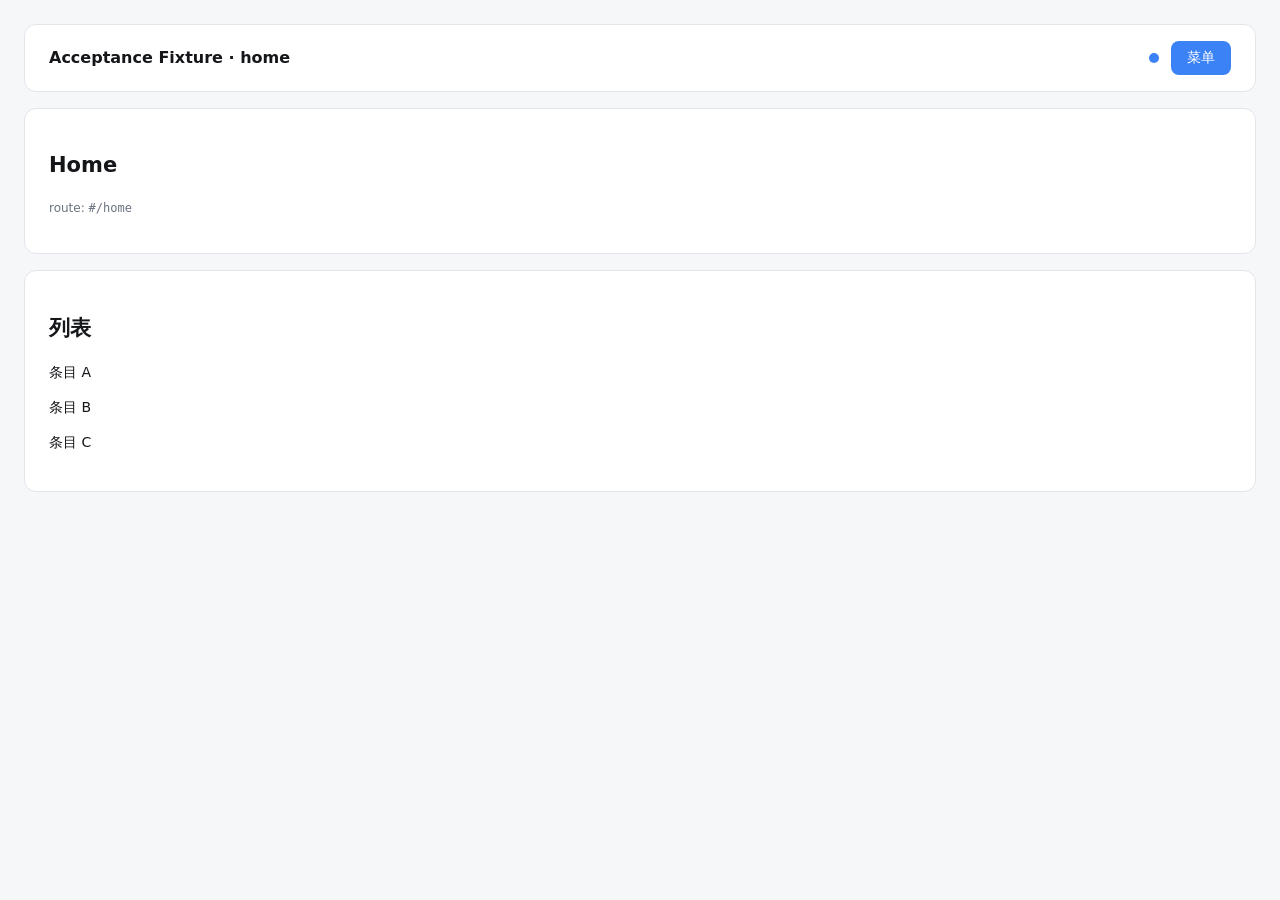
<file: scripts/__fixtures__/accept-site/index.html>
<!DOCTYPE html>
<html lang="zh-CN" data-theme="light">
<head>
  <meta charset="utf-8">
  <title>Acceptance Fixture</title>
  <style>
    :root {
      --bg: #f6f7f9;
      --surface: #ffffff;
      --text: #14161a;
      --muted: #6b7280;
      --border: #e3e5ea;
      --accent: #3b82f6;
    }
    [data-theme="dark"], html.dark {
      --bg: #08090a;
      --surface: #12141a;
      --text: #e6e8ec;
      --muted: #8b919d;
      --border: #262a33;
      --accent: #60a5fa;
    }
    @media (prefers-color-scheme: dark) {
      html:not([data-theme="light"]) {
        --bg: #08090a;
        --surface: #12141a;
        --text: #e6e8ec;
        --muted: #8b919d;
        --border: #262a33;
        --accent: #60a5fa;
      }
    }

    * { box-sizing: border-box; }
    html, body { margin: 0; height: 100%; }
    body {
      background: var(--bg);
      color: var(--text);
      font: 14px/1.5 "Segoe UI", system-ui, sans-serif;
      padding: 24px;
    }
    header {
      display: flex; align-items: center; gap: 12px;
      padding: 16px 24px; background: var(--surface);
      border: 1px solid var(--border); border-radius: 12px;
    }
    header h1 { font-size: 16px; margin: 0; flex: 1; }
    #menu-btn {
      background: var(--accent); color: #fff; border: 0; border-radius: 8px;
      padding: 8px 16px; font-size: 14px; cursor: pointer;
    }
    .menu {
      display: none;
      margin-top: 12px; padding: 16px 24px;
      background: var(--surface); border: 1px solid var(--border); border-radius: 12px;
    }
    .menu.open { display: block; }
    .menu a { display: block; padding: 8px 0; color: var(--text); text-decoration: none; }
    .dot {
      width: 10px; height: 10px; border-radius: 50%; background: var(--accent);
      animation: pulse 900ms ease-in-out infinite;
    }
    @keyframes pulse { 0% { opacity: .35; } 50% { opacity: 1; } 100% { opacity: .35; } }
    .view { display: none; margin-top: 16px; }
    .view.active { display: block; }
    .card {
      background: var(--surface); border: 1px solid var(--border);
      border-radius: 12px; padding: 24px; margin-bottom: 16px;
      transition: transform 200ms ease-out;
    }
    .card:hover { transform: translateY(-2px); }
    .muted { color: var(--muted); font-size: 12px; }
    .empty-state { display: none; padding: 32px; text-align: center; color: var(--muted); }
    body.is-empty .list { display: none; }
    body.is-empty .empty-state { display: block; }
    .scroll-box { height: 120px; overflow: auto; border: 1px dashed var(--border); border-radius: 8px; padding: 8px; }
  </style>
</head>
<body>
  <header>
    <h1 id="page-title">Acceptance Fixture</h1>
    <span class="dot" id="status-dot"></span>
    <button id="menu-btn" type="button">菜单</button>
  </header>

  <nav class="menu" id="menu">
    <a href="#/home">Home</a>
    <a href="#/settings">Settings</a>
  </nav>

  <main>
    <section class="view" id="view-home">
      <div class="card">
        <h2>Home</h2>
        <p class="muted">route: <code>#/home</code></p>
      </div>
      <div class="card list">
        <h2>列表</h2>
        <p>条目 A</p><p>条目 B</p><p>条目 C</p>
      </div>
      <div class="empty-state">暂无数据</div>
    </section>

    <section class="view" id="view-settings">
      <div class="card">
        <h2>Settings</h2>
        <p class="muted">route: <code>#/settings</code></p>
      </div>
      <div class="scroll-box">
        <p>scroll 1</p><p>scroll 2</p><p>scroll 3</p><p>scroll 4</p>
        <p>scroll 5</p><p>scroll 6</p><p>scroll 7</p><p>scroll 8</p>
      </div>
      <div class="empty-state">还没有设置项</div>
    </section>
  </main>

  <script>
    // 极简 hash 路由
    function route() {
      const hash = location.hash || '#/home';
      const id = hash.replace(/^#\/?/, '') || 'home';
      document.querySelectorAll('.view').forEach((el) => el.classList.remove('active'));
      const target = document.getElementById('view-' + id) || document.getElementById('view-home');
      if (target) target.classList.add('active');
      const title = document.getElementById('page-title');
      if (title) title.textContent = 'Acceptance Fixture · ' + id;
    }
    window.addEventListener('hashchange', route);

    // state 钩子：菜单展开
    document.getElementById('menu-btn').addEventListener('click', () => {
      document.getElementById('menu').classList.toggle('open');
    });

    // state 钩子：空状态
    window.__setEmpty = function setEmpty(on) {
      document.body.classList.add('is-empty');
      return true;
    };

    // 主题钩子（可选，方便 capture-acceptance 的 __setTheme 路径）
    window.__setTheme = function setTheme(t) {
      document.documentElement.dataset.theme = t;
      document.documentElement.classList.toggle('dark', t === 'dark');
    };

    route();
  </script>
</body>
</html>
</file>
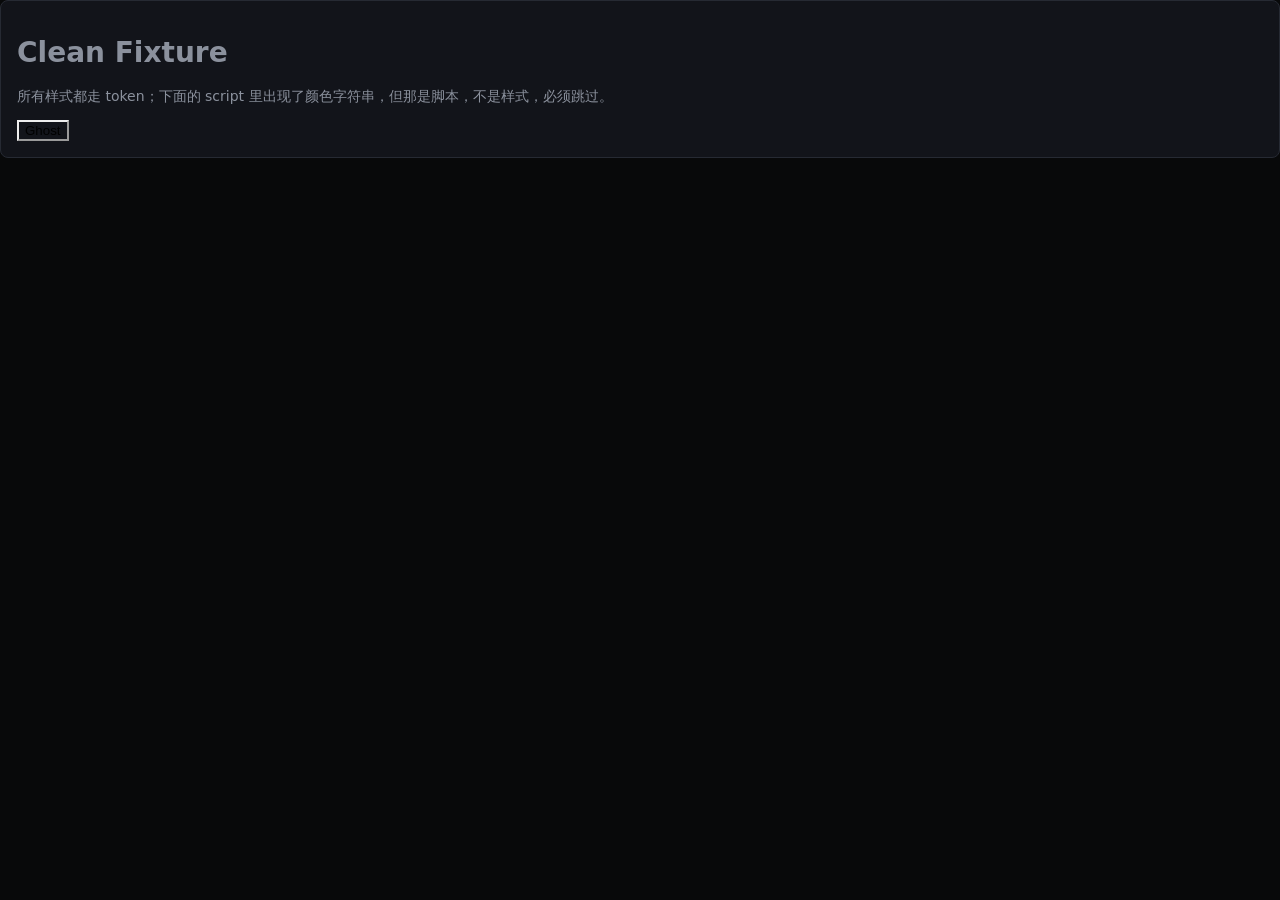
<file: scripts/__fixtures__/drift-clean/index.html>
<!DOCTYPE html>
<html lang="zh-CN">
<head>
  <meta charset="utf-8">
  <title>Clean Fixture — 合规代码回归（应 0 违规）</title>
  <style>
    /* 顶层 token 层：只有 --* 定义，裸值合法 */
    :root {
      --bg: #08090a;
      --surface: #12141a;
      --text: #e6e8ec;
      --muted: #8b919d;
      --accent: #3b82f6;
      --border: #262a33;
      --space-4: 16px;
      --radius-md: 8px;
      --text-base: 14px;
      --z-sticky: 10;
      --font-inter-family: "Inter", system-ui, sans-serif;
    }

    [data-theme="dark"] {
      --bg: #08090a;
      --text: #e6e8ec;
    }

    @font-face {
      font-family: "InterVar";
      src: url("./assets/fonts/Inter.woff2") format("woff2");
      font-display: swap;
    }

    body {
      margin: 0;
      background: var(--bg);
      color: var(--text);
      font-family: var(--font-inter-family);
      font-size: var(--text-base);
      font-optical-sizing: auto;
    }

    .card {
      background: var(--surface);
      border: 1px solid var(--border);
      border-radius: var(--radius-md);
      padding: var(--space-4);
      color: var(--muted);
      z-index: var(--z-sticky);
    }

    .card:focus-visible {
      outline: 2px solid var(--accent);
      outline-offset: 2px;
    }

    .ghost {
      background: transparent;
      border-color: currentColor;
      box-shadow: 0 0 0 1px rgba(0, 0, 0, 0);
    }
  </style>
</head>
<body>
  <main class="card">
    <h1>Clean Fixture</h1>
    <p>所有样式都走 token；下面的 script 里出现了颜色字符串，但那是脚本，不是样式，必须跳过。</p>
    <button class="ghost" type="button">Ghost</button>
  </main>

  <script>
    // P0-4 回归：script 内的颜色字符串 / rgba(0,0,0,0) 不得被 hardcoded-color 误报
    const canvasProbe = 'rgba(0,0,0,0)';
    const fakeColor = '#ff00aa';
    const config = { transparent: 'transparent', current: 'currentColor' };
    console.log(canvasProbe, fakeColor, config);
    window.__state = { loading: true };
  </script>
</body>
</html>
</file>
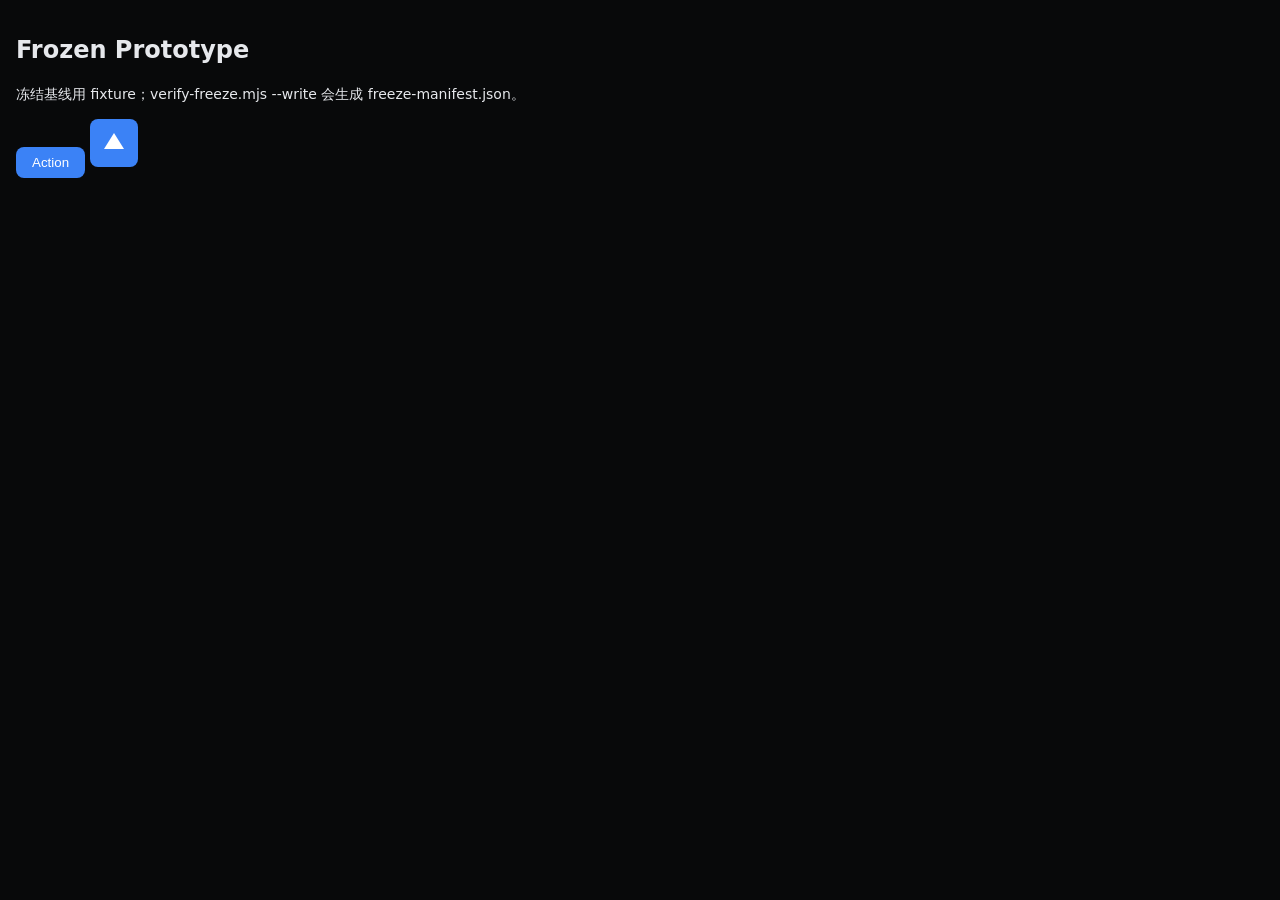
<file: scripts/__fixtures__/freeze/index.html>
<!DOCTYPE html>
<html lang="zh-CN">
<head>
  <meta charset="utf-8">
  <title>Frozen Prototype</title>
  <link rel="stylesheet" href="css/app.css">
</head>
<body>
  <main class="page">
    <h1 class="title">Frozen Prototype</h1>
    <p class="body">冻结基线用 fixture；verify-freeze.mjs --write 会生成 freeze-manifest.json。</p>
    <button class="btn" type="button">Action</button>
    <img src="assets/logo.svg" alt="logo" width="48" height="48">
  </main>
</body>
</html>
</file>
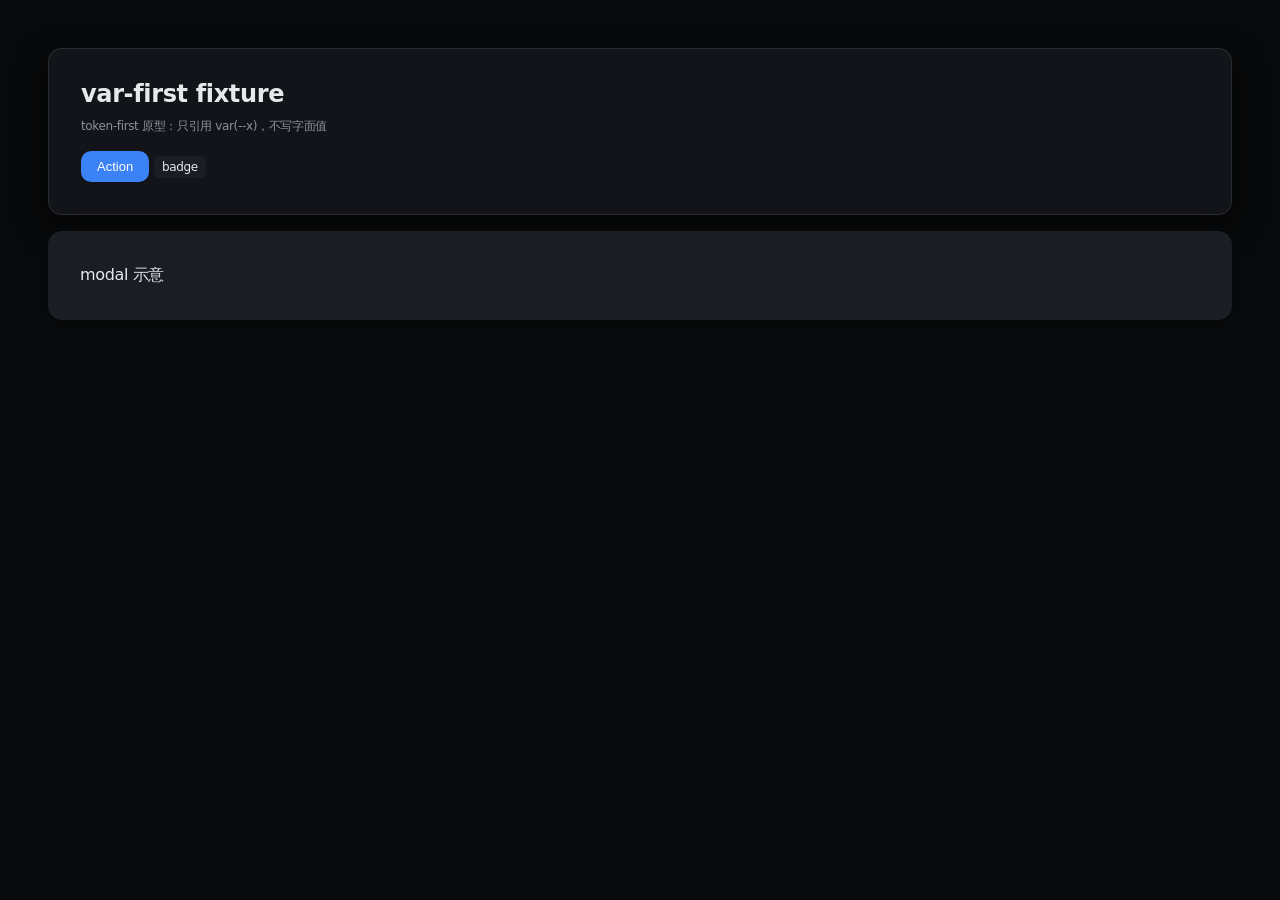
<file: scripts/__fixtures__/sample-site-var/index.html>
<!DOCTYPE html>
<html lang="zh-CN">
<head>
  <meta charset="utf-8">
  <title>Fixture Site (var-first) — 用于 P0-2 自测</title>
  <style>
    /* token-first 原型：先定义 05 §2 槽位，再全部用 var() 引用 */
    :root {
      /* 颜色 */
      --bg: #08090a;
      --surface: #12141a;
      --surface-2: #1a1d24;
      --overlay: rgb(0 0 0 / .72);
      --fg: #e6e8ec;
      --fg-2: #c9ccd3;
      --muted: #8b919d;
      --border: rgb(255 255 255 / .10);
      --accent: #3b82f6;
      --accent-hover: #2563eb;
      --accent-on: #ffffff;
      --success: #10b981;
      --warn: #e8a33d;
      --danger: #c93a3f;

      /* 字体 / 字号 */
      --font-display: "Inter", system-ui, sans-serif;
      --font-body: "Inter", system-ui, sans-serif;
      --font-mono: ui-monospace, "SF Mono", Menlo, monospace;

      --text-xs: 12px;
      --text-sm: 13px;
      --text-md: 14px;
      --text-base: 16px;
      --text-lg: 18px;
      --text-xl: 24px;
      --text-2xl: 32px;
      --text-3xl: 48px;

      --leading-body: 1.55;
      --leading-tight: 1.15;
      --tracking-display: -0.022em;
      --weight-regular: 400;
      --weight-strong: 600;

      /* 间距（4/8 基准） */
      --space-1: 4px;
      --space-2: 8px;
      --space-3: 12px;
      --space-4: 16px;
      --space-6: 24px;
      --space-8: 32px;
      --space-12: 48px;
      --space-16: 64px;
      --space-24: 96px;

      /* 圆角 */
      --radius-sm: 6px;
      --radius-md: 10px;
      --radius-lg: 14px;
      --radius-full: 999px;

      /* 阴影 / 动效 / 层级 */
      --shadow-1: 0 1px 2px rgb(0 0 0 / .30);
      --shadow-2: 0 12px 32px rgb(0 0 0 / .45);
      --ease-standard: cubic-bezier(.23, 1, .32, 1);
      --dur-enter: 200ms;
      --dur-exit: 140ms;
      --z-sticky: 10;
      --z-dropdown: 100;
      --z-modal: 1000;
    }

    [data-theme="light"] {
      --bg: #f7f8f8;
      --surface: #ffffff;
      --fg: #111113;
      --muted: #6b7280;
      --border: rgb(0 0 0 / .10);
    }

    * { box-sizing: border-box; }

    body {
      margin: 0;
      background: var(--bg);
      color: var(--fg);
      font-family: var(--font-body);
      font-size: var(--text-base);
      line-height: var(--leading-body);
      letter-spacing: var(--tracking-display);
      padding: var(--space-6);
    }

    .card {
      background: var(--surface);
      border: 1px solid var(--border);
      border-radius: var(--radius-lg);
      padding: var(--space-6);
      box-shadow: var(--shadow-2);
      transition: background-color var(--dur-enter) var(--ease-standard);
    }

    .card__title {
      font-family: var(--font-display);
      font-size: var(--text-xl);
      font-weight: var(--weight-strong);
      line-height: var(--leading-tight);
      margin: 0 0 var(--space-2);
    }

    .card__meta {
      color: var(--muted);
      font-size: var(--text-xs);
      margin: 0 0 var(--space-4);
    }

    .btn {
      background: var(--accent);
      color: var(--accent-on);
      border: 0;
      border-radius: var(--radius-md);
      padding: var(--space-2) var(--space-4);
      font-size: var(--text-sm);
      cursor: pointer;
      transition: background-color var(--dur-exit) var(--ease-standard);
    }

    .btn:hover { background: var(--accent-hover); }

    .badge {
      border-radius: var(--radius-sm);
      padding: var(--space-1) var(--space-2);
      font-size: var(--text-xs);
      background: var(--surface-2);
    }

    .stack { display: flex; flex-direction: column; gap: var(--space-4); }

    .modal {
      position: fixed;
      z-index: var(--z-modal);
      background: var(--surface-2);
      border-radius: var(--radius-lg);
      padding: var(--space-8);
      box-shadow: var(--shadow-1);
    }

    @media (min-width: 768px) {
      body { padding: var(--space-12); }
      .card { padding: var(--space-8); }
    }
  </style>
</head>
<body>
  <main class="stack">
    <section class="card">
      <h2 class="card__title">var-first fixture</h2>
      <p class="card__meta">token-first 原型：只引用 var(--x)，不写字面值</p>
      <button class="btn" type="button">Action</button>
      <span class="badge">badge</span>
    </section>
    <div class="modal" style="position: static;">modal 示意</div>
  </main>
</body>
</html>
</file>
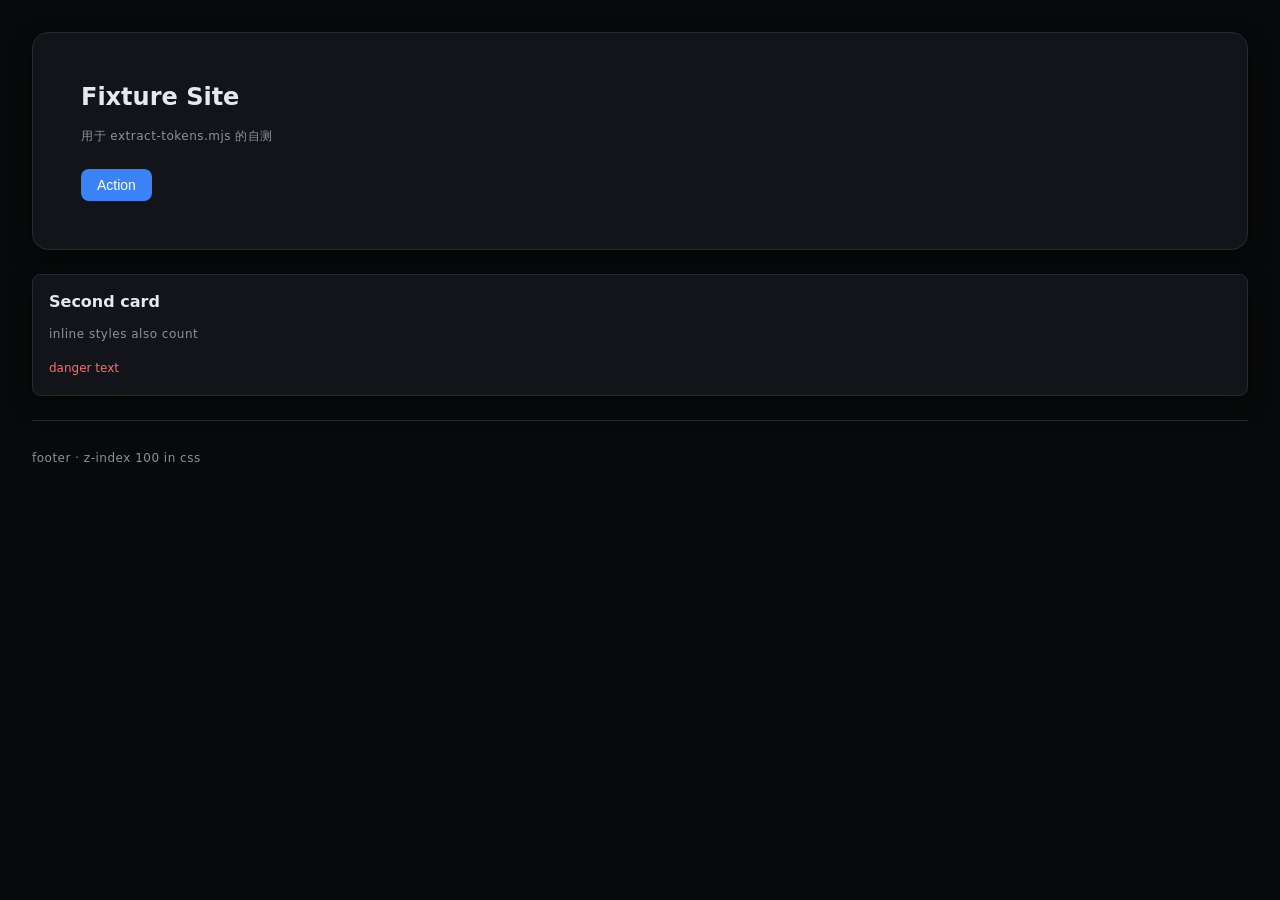
<file: scripts/__fixtures__/sample-site/index.html>
<!DOCTYPE html>
<html lang="zh-CN">
<head>
  <meta charset="utf-8">
  <title>Fixture Site — 设计 token 提取用</title>
  <link rel="stylesheet" href="css/app.css">
  <style>
    :root {
      --color-bg: #08090a;
      --color-surface: #12141a;
      --color-text: #e6e8ec;
      --color-muted: #8b919d;
      --color-accent: #3b82f6;
      --color-border: #262a33;
    }

    html, body {
      margin: 0;
      padding: 0;
      background: #08090a;
      color: #e6e8ec;
      font-family: "Inter", system-ui, sans-serif;
      font-size: 16px;
      line-height: 1.5;
      letter-spacing: 0px;
    }

    .card {
      background: #12141a;
      border: 1px solid #262a33;
      border-radius: 12px;
      padding: 24px;
      box-shadow: 0 1px 2px rgba(0, 0, 0, 0.4), 0 8px 24px rgba(0, 0, 0, 0.32);
      transition: background-color 150ms ease-out, box-shadow 250ms ease-out;
    }

    .card__title {
      color: #e6e8ec;
      font-size: 20px;
      font-weight: 600;
      line-height: 1.4;
      margin: 0 0 8px;
    }

    .card__meta {
      color: #8b919d;
      font-size: 12px;
      line-height: 1.5;
      letter-spacing: 0.5px;
    }

    .btn {
      background: #3b82f6;
      color: #ffffff;
      border: 0;
      border-radius: 8px;
      padding: 8px 16px;
      font-size: 14px;
      font-weight: 500;
      cursor: pointer;
      transition: opacity 150ms cubic-bezier(0.4, 0, 0.2, 1);
    }

    .stack { display: flex; flex-direction: column; gap: 16px; }

    @media (min-width: 640px) {
      .card { padding: 32px; }
      .stack { gap: 24px; }
    }

    @media (min-width: 1024px) {
      .card { border-radius: 16px; padding: 48px; }
      .card__title { font-size: 24px; }
    }
  </style>
</head>
<body>
  <main class="stack" style="padding: 32px;">
    <section class="card">
      <h2 class="card__title">Fixture Site</h2>
      <p class="card__meta">用于 extract-tokens.mjs 的自测</p>
      <button class="btn" style="margin-top: 12px;">Action</button>
    </section>

    <section class="card" style="padding: 16px; border-radius: 8px;">
      <h2 class="card__title" style="font-size: 16px;">Second card</h2>
      <p class="card__meta" style="color: #8b919d;">inline styles also count</p>
      <span style="font-size: 12px; color: #ff6b6b;">danger text</span>
    </section>

    <footer style="padding: 24px 0; border-top: 1px solid #262a33;">
      <span class="card__meta">footer · z-index 100 in css</span>
    </footer>
  </main>
</body>
</html>
</file>
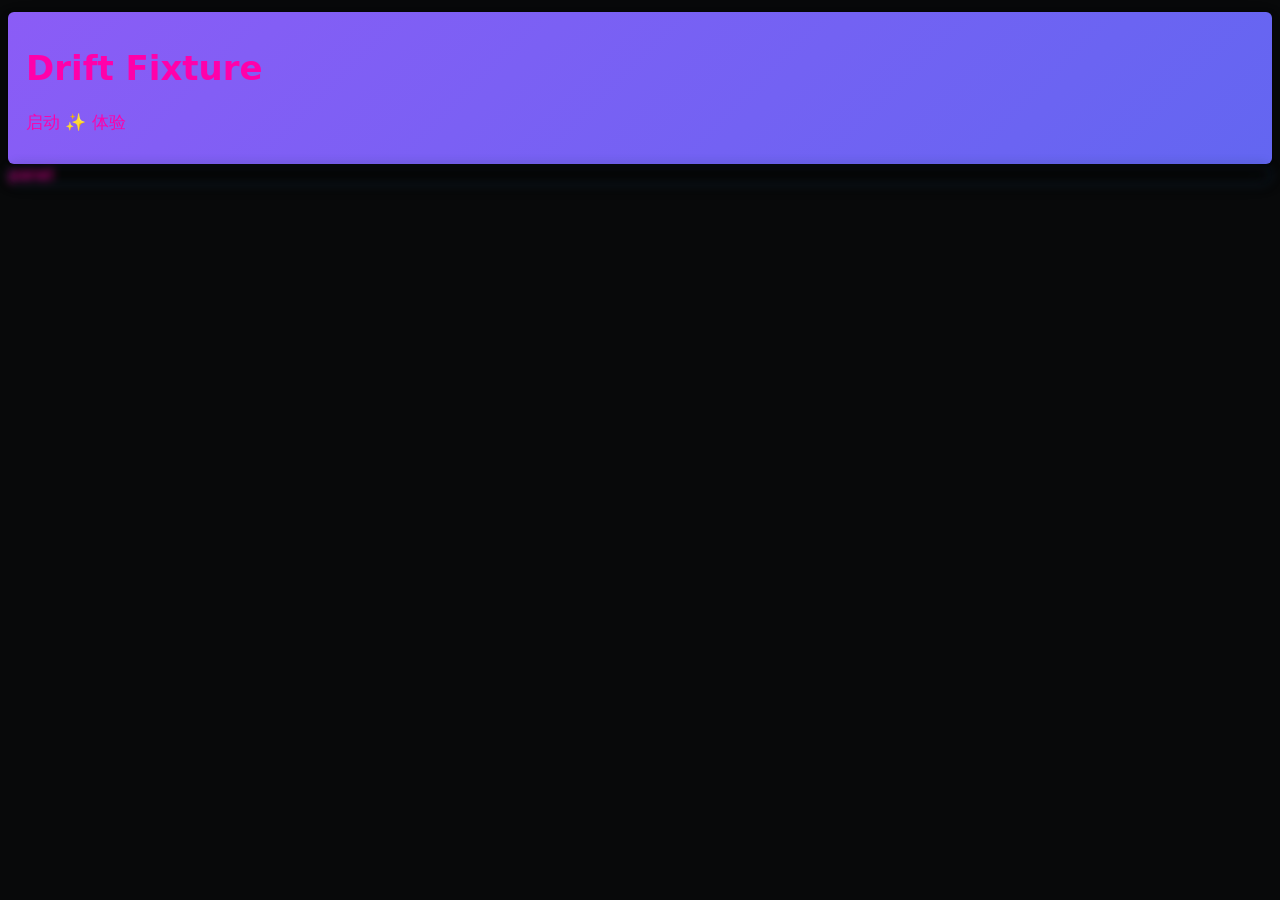
<file: scripts/__fixtures__/drift-clean/design/frozen/index.html>
<!DOCTYPE html>
<html lang="zh-CN">
<head>
  <meta charset="utf-8">
  <title>Drift Fixture — 故意包含全部违规类型</title>
  <style>
    /* 每条规则至少命中一次；clean.css 里是零违规对照组 */
    body {
      background: #08090a;            /* OK: token bg */
      color: #e6e8ec;                 /* OK: token text */
      font-size: 16px;                /* OK: token */
      font-family: "Inter", system-ui, sans-serif;  /* OK */
    }

    .hero {                            /* AI 味紫色渐变 + 硬编码紫 */
      background: linear-gradient(135deg, #8b5cf6 0%, #6366f1 100%);
      color: #ff00aa;                  /* off-token 硬编码色 */
      font-size: 17px;                 /* off-scale font-size */
      padding: 13px 18px;              /* off-scale spacing */
      border-radius: 6px;              /* off-scale radius */
      box-shadow: 0 1px 2px rgba(0,0,0,.4), 0 4px 8px rgba(0,0,0,.3), 0 12px 24px rgba(0,0,0,.2);
    }

    .panel {                           /* 毛玻璃 + 超大圆角 */
      backdrop-filter: blur(12px);
      filter: blur(4px);
      border-radius: 32px;             /* excessive-radius */
      border: 1px solid #123456;       /* off-token 色 */
      z-index: 9999;                   /* magic-zindex */
    }

    .bad-font {
      font-family: "Roboto", "Inter", sans-serif;  /* raw-font-family: Roboto */
      font-size: 15px;                 /* off-scale */
      margin: 7px;                     /* off-scale */
    }

    .emoji-row::before { content: "🚀"; }   /* emoji-icon */
  </style>
</head>
<body>
  <div class="hero" style="margin-top: 12px;">  <!-- inline-style（12px 本身合法） -->
    <h1>Drift Fixture</h1>
    <p>启动 ✨ 体验</p>                          <!-- emoji-icon -->
  </div>

  <div class="panel" style="color: #ff00aa;">   <!-- inline-style + 硬编码色 -->
    <span>panel</span>
  </div>
</body>
</html>
</file>
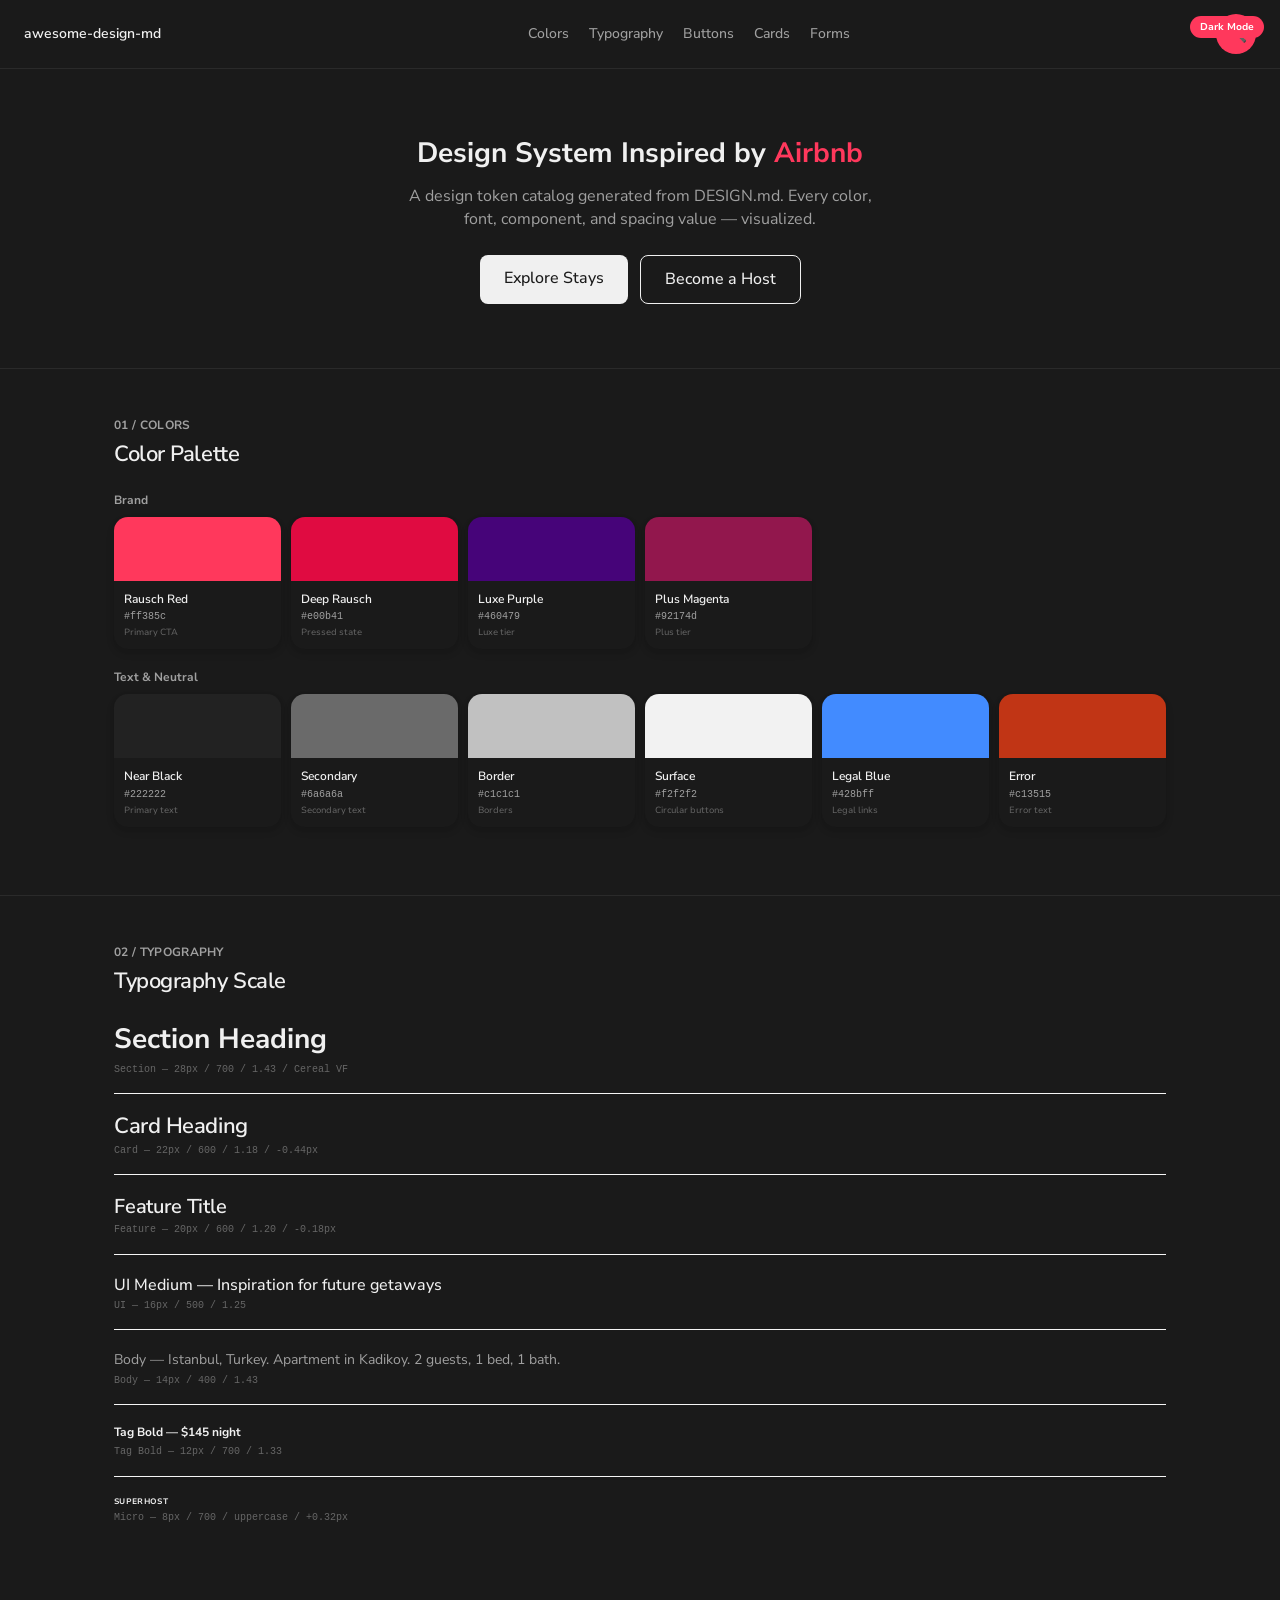
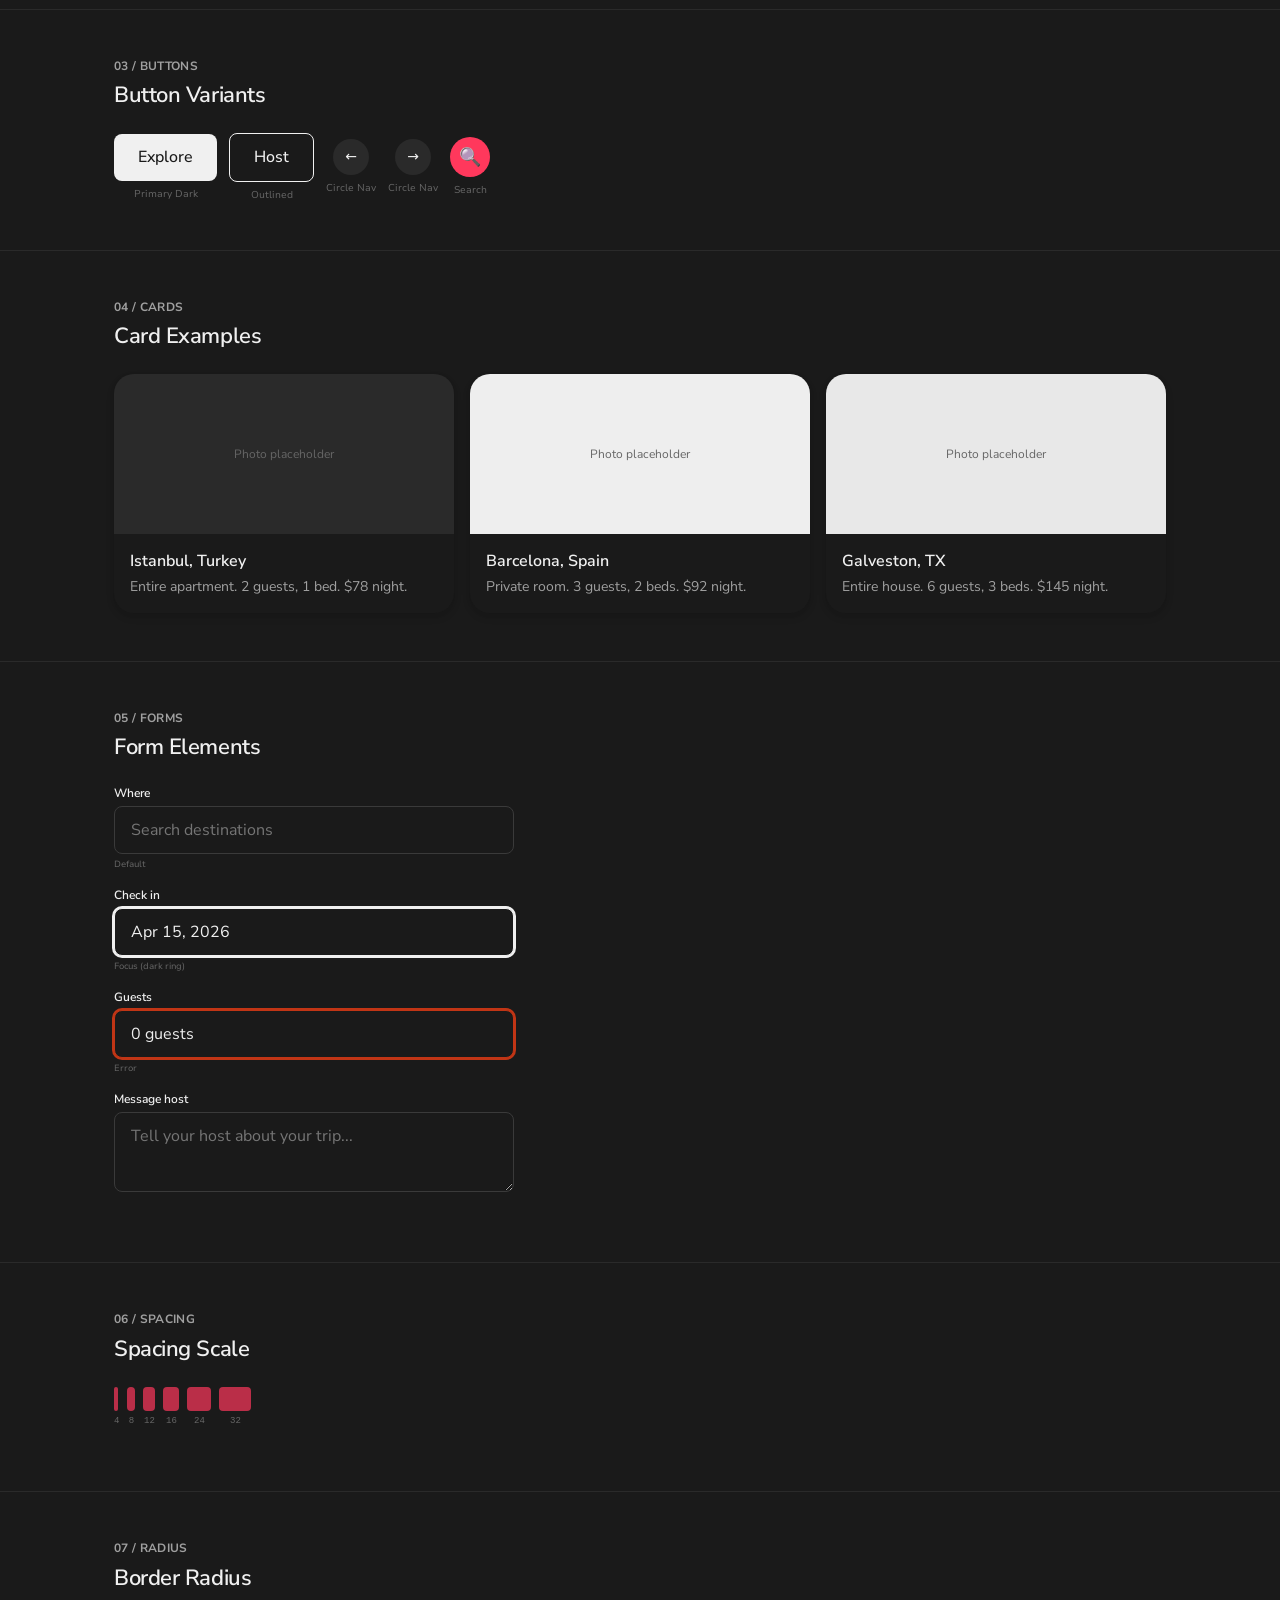
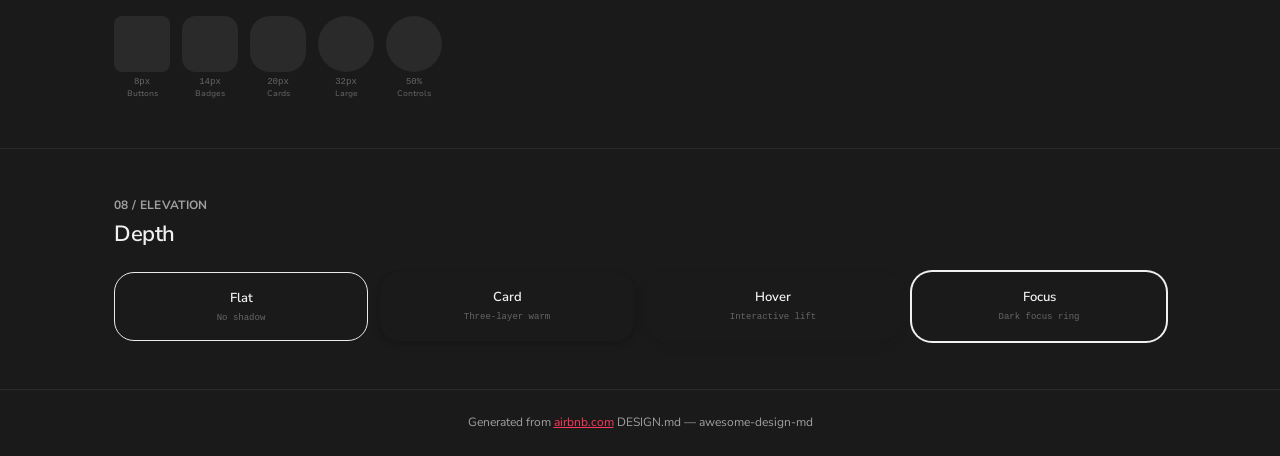
<file: brand-specs/airbnb/preview-dark.html>
<!DOCTYPE html>
<html lang="en">
<head>
<meta charset="UTF-8">
<meta name="viewport" content="width=device-width, initial-scale=1.0">
<title>Design System Preview: Airbnb (Dark)</title>
<link rel="preconnect" href="https://fonts.googleapis.com">
<link rel="preconnect" href="https://fonts.gstatic.com" crossorigin>
<link href="https://fonts.googleapis.com/css2?family=Nunito+Sans:wght@400;500;600;700&display=swap" rel="stylesheet">
<style>
  :root {
    --white: #1a1a1a; --near-black: #f0f0f0; --rausch: #ff385c; --deep-rausch: #e00b41;
    --secondary: #a0a0a0; --disabled: #666666; --border: #3a3a3a; --surface: #2a2a2a;
    --luxe: #460479; --plus: #92174d; --legal-blue: #428bff; --error: #c13515;
    --shadow-card: rgba(0,0,0,0.02) 0px 0px 0px 1px, rgba(0,0,0,0.04) 0px 2px 6px, rgba(0,0,0,0.1) 0px 4px 8px;
    --shadow-hover: rgba(0,0,0,0.08) 0px 4px 12px;
    --font: 'Nunito Sans', -apple-system, system-ui, Roboto, Helvetica Neue, sans-serif;
  }
  * { margin:0; padding:0; box-sizing:border-box; }
  body { background:var(--white); color:var(--near-black); font-family:var(--font); font-size:14px; font-weight:400; line-height:1.43; -webkit-font-smoothing:antialiased; }

  .nav { position:sticky; top:0; z-index:100; display:flex; align-items:center; justify-content:space-between; padding:14px 24px; background:var(--white); border-bottom:1px solid #2a2a2a; }
  .nav-brand { font-size:14px; font-weight:600; color:var(--near-black); text-decoration:none; }
  .nav-links { display:flex; gap:20px; list-style:none; }
  .nav-links a { font-size:14px; font-weight:500; color:var(--secondary); text-decoration:none; transition:color 0.15s; }
  .nav-links a:hover { color:var(--near-black); }
  .nav-cta { display:inline-flex; align-items:center; justify-content:center; background:var(--rausch); color:var(--white); width:40px; height:40px; border-radius:50%; font-size:18px; font-weight:700; text-decoration:none; border:none; }

  .hero { padding:64px 24px; text-align:center; }
  .hero h1 { font-size:28px; font-weight:700; line-height:1.43; margin-bottom:12px; }
  .hero h1 span { color:var(--rausch); }
  .hero p { font-size:16px; font-weight:400; color:var(--secondary); max-width:480px; margin:0 auto 24px; }
  .hero-buttons { display:flex; gap:12px; justify-content:center; flex-wrap:wrap; }
  .btn-dark { display:inline-block; background:var(--near-black); color:var(--white); padding:12px 24px; border-radius:8px; font-family:var(--font); font-size:16px; font-weight:500; text-decoration:none; border:none; cursor:pointer; }
  .btn-outline { display:inline-block; background:transparent; color:var(--near-black); padding:12px 24px; border-radius:8px; border:1px solid var(--near-black); font-family:var(--font); font-size:16px; font-weight:500; text-decoration:none; cursor:pointer; }
  .btn-circle { display:inline-flex; align-items:center; justify-content:center; background:var(--surface); color:var(--near-black); width:36px; height:36px; border-radius:50%; font-size:14px; text-decoration:none; border:none; cursor:pointer; transition:box-shadow 0.2s; }
  .btn-circle:hover { box-shadow:var(--shadow-hover); }

  .section { padding:48px 24px; max-width:1100px; margin:0 auto; }
  .section-label { font-size:12px; font-weight:700; color:var(--secondary); text-transform:uppercase; letter-spacing:0.32px; margin-bottom:8px; }
  .section-title { font-size:22px; font-weight:600; line-height:1.18; letter-spacing:-0.44px; margin-bottom:24px; }
  .section-divider { border:none; border-top:1px solid #2a2a2a; margin:0; }

  .color-grid { display:grid; grid-template-columns:repeat(auto-fill, minmax(145px,1fr)); gap:10px; margin-bottom:20px; }
  .color-swatch { border-radius:14px; overflow:hidden; box-shadow:var(--shadow-card); }
  .color-swatch-block { height:64px; width:100%; }
  .color-swatch-info { padding:10px; }
  .color-swatch-name { font-size:12px; font-weight:600; margin-bottom:2px; }
  .color-swatch-hex { font-size:10px; color:var(--secondary); font-family:monospace; }
  .color-swatch-role { font-size:9px; color:var(--disabled); margin-top:2px; }
  .color-group-label { font-size:12px; font-weight:700; color:var(--secondary); margin:20px 0 8px; }

  .type-sample { margin-bottom:20px; padding-bottom:16px; border-bottom:1px solid #f5f5f5; }
  .type-sample:last-child { border-bottom:none; }
  .type-meta { font-size:10px; color:var(--disabled); margin-top:4px; font-family:monospace; }

  .button-row { display:flex; gap:12px; flex-wrap:wrap; align-items:center; }
  .button-item { text-align:center; }
  .button-label { font-size:10px; color:var(--disabled); margin-top:6px; }

  .card-grid { display:grid; grid-template-columns:repeat(auto-fit, minmax(260px,1fr)); gap:16px; }
  .card { background:var(--white); border-radius:20px; overflow:hidden; box-shadow:var(--shadow-card); }
  .card-img { height:160px; background:var(--surface); display:flex; align-items:center; justify-content:center; color:var(--disabled); font-size:12px; }
  .card-body { padding:16px; }
  .card h3 { font-size:16px; font-weight:600; margin-bottom:4px; }
  .card p { font-size:14px; color:var(--secondary); }

  .form-group { margin-bottom:16px; max-width:400px; }
  .form-label { display:block; font-size:12px; font-weight:600; margin-bottom:4px; }
  .form-input { width:100%; background:var(--white); color:var(--near-black); border:1px solid var(--border); padding:12px 16px; border-radius:8px; font-family:var(--font); font-size:16px; outline:none; }
  .form-input:focus { border-color:var(--near-black); box-shadow:0 0 0 2px var(--near-black); }
  .form-input--focus { border-color:var(--near-black); box-shadow:0 0 0 2px var(--near-black); }
  .form-input--error { border-color:var(--error); box-shadow:0 0 0 2px var(--error); }
  .form-textarea { width:100%; min-height:80px; background:var(--white); color:var(--near-black); border:1px solid var(--border); padding:12px 16px; border-radius:8px; font-family:var(--font); font-size:16px; resize:vertical; outline:none; }
  .form-state-label { font-size:9px; color:var(--disabled); margin-top:4px; }

  .spacing-row { display:flex; align-items:flex-end; gap:8px; flex-wrap:wrap; margin-bottom:16px; }
  .spacing-item { text-align:center; }
  .spacing-block { background:var(--rausch); border-radius:4px; margin-bottom:4px; height:24px; opacity:0.7; }
  .spacing-value { font-size:9px; color:var(--disabled); font-family:monospace; }

  .radius-row { display:flex; gap:12px; flex-wrap:wrap; align-items:center; }
  .radius-item { text-align:center; }
  .radius-box { width:56px; height:56px; background:var(--surface); margin-bottom:4px; }
  .radius-label { font-size:9px; color:var(--disabled); font-family:monospace; }
  .radius-context { font-size:8px; color:var(--disabled); }

  .elevation-grid { display:grid; grid-template-columns:repeat(auto-fit, minmax(200px,1fr)); gap:12px; }
  .elevation-card { background:var(--white); border-radius:20px; padding:16px; text-align:center; }
  .elevation-label { font-size:13px; font-weight:600; margin-bottom:4px; }
  .elevation-desc { font-size:9px; color:var(--disabled); font-family:monospace; }

  .footer { padding:24px; text-align:center; border-top:1px solid #2a2a2a; font-size:12px; color:var(--secondary); }
  .footer a { color:var(--rausch); text-decoration:underline; }

  @media (max-width:744px) { .nav-links { display:none; } .section { padding:32px 16px; } .card-grid { grid-template-columns:1fr; } }
</style>
</head>
<body>

<nav class="nav">
  <a class="nav-brand" href="#">awesome-design-md</a>
  <ul class="nav-links">
    <li><a href="#colors">Colors</a></li>
    <li><a href="#typography">Typography</a></li>
    <li><a href="#buttons">Buttons</a></li>
    <li><a href="#cards">Cards</a></li>
    <li><a href="#forms">Forms</a></li>
  </ul>
  <a class="nav-cta" href="#">&#x1F50D;</a>
</nav>
<div style="position:fixed;top:16px;right:16px;z-index:200;background:#ff385c;color:#ffffff;font-size:10px;font-weight:700;padding:4px 10px;border-radius:20px;">Dark Mode</div>

<section class="hero">
  <h1>Design System Inspired by <span>Airbnb</span></h1>
  <p>A design token catalog generated from DESIGN.md. Every color, font, component, and spacing value — visualized.</p>
  <div class="hero-buttons">
    <a class="btn-dark" href="#">Explore Stays</a>
    <a class="btn-outline" href="#">Become a Host</a>
  </div>
</section>

<hr class="section-divider">

<section class="section" id="colors">
  <div class="section-label">01 / Colors</div><h2 class="section-title">Color Palette</h2>
  <div class="color-group-label">Brand</div>
  <div class="color-grid">
    <div class="color-swatch"><div class="color-swatch-block" style="background:#ff385c"></div><div class="color-swatch-info"><div class="color-swatch-name">Rausch Red</div><div class="color-swatch-hex">#ff385c</div><div class="color-swatch-role">Primary CTA</div></div></div>
    <div class="color-swatch"><div class="color-swatch-block" style="background:#e00b41"></div><div class="color-swatch-info"><div class="color-swatch-name">Deep Rausch</div><div class="color-swatch-hex">#e00b41</div><div class="color-swatch-role">Pressed state</div></div></div>
    <div class="color-swatch"><div class="color-swatch-block" style="background:#460479"></div><div class="color-swatch-info"><div class="color-swatch-name">Luxe Purple</div><div class="color-swatch-hex">#460479</div><div class="color-swatch-role">Luxe tier</div></div></div>
    <div class="color-swatch"><div class="color-swatch-block" style="background:#92174d"></div><div class="color-swatch-info"><div class="color-swatch-name">Plus Magenta</div><div class="color-swatch-hex">#92174d</div><div class="color-swatch-role">Plus tier</div></div></div>
  </div>
  <div class="color-group-label">Text & Neutral</div>
  <div class="color-grid">
    <div class="color-swatch"><div class="color-swatch-block" style="background:#222222"></div><div class="color-swatch-info"><div class="color-swatch-name">Near Black</div><div class="color-swatch-hex">#222222</div><div class="color-swatch-role">Primary text</div></div></div>
    <div class="color-swatch"><div class="color-swatch-block" style="background:#6a6a6a"></div><div class="color-swatch-info"><div class="color-swatch-name">Secondary</div><div class="color-swatch-hex">#6a6a6a</div><div class="color-swatch-role">Secondary text</div></div></div>
    <div class="color-swatch"><div class="color-swatch-block" style="background:#c1c1c1"></div><div class="color-swatch-info"><div class="color-swatch-name">Border</div><div class="color-swatch-hex">#c1c1c1</div><div class="color-swatch-role">Borders</div></div></div>
    <div class="color-swatch"><div class="color-swatch-block" style="background:#f2f2f2"></div><div class="color-swatch-info"><div class="color-swatch-name">Surface</div><div class="color-swatch-hex">#f2f2f2</div><div class="color-swatch-role">Circular buttons</div></div></div>
    <div class="color-swatch"><div class="color-swatch-block" style="background:#428bff"></div><div class="color-swatch-info"><div class="color-swatch-name">Legal Blue</div><div class="color-swatch-hex">#428bff</div><div class="color-swatch-role">Legal links</div></div></div>
    <div class="color-swatch"><div class="color-swatch-block" style="background:#c13515"></div><div class="color-swatch-info"><div class="color-swatch-name">Error</div><div class="color-swatch-hex">#c13515</div><div class="color-swatch-role">Error text</div></div></div>
  </div>
</section>

<hr class="section-divider">

<section class="section" id="typography">
  <div class="section-label">02 / Typography</div><h2 class="section-title">Typography Scale</h2>
  <div class="type-sample"><div style="font-size:28px; font-weight:700; line-height:1.43;">Section Heading</div><div class="type-meta">Section — 28px / 700 / 1.43 / Cereal VF</div></div>
  <div class="type-sample"><div style="font-size:22px; font-weight:600; line-height:1.18; letter-spacing:-0.44px;">Card Heading</div><div class="type-meta">Card — 22px / 600 / 1.18 / -0.44px</div></div>
  <div class="type-sample"><div style="font-size:20px; font-weight:600; line-height:1.20; letter-spacing:-0.18px;">Feature Title</div><div class="type-meta">Feature — 20px / 600 / 1.20 / -0.18px</div></div>
  <div class="type-sample"><div style="font-size:16px; font-weight:500; line-height:1.25;">UI Medium — Inspiration for future getaways</div><div class="type-meta">UI — 16px / 500 / 1.25</div></div>
  <div class="type-sample"><div style="font-size:14px; font-weight:400; line-height:1.43; color:var(--secondary);">Body — Istanbul, Turkey. Apartment in Kadikoy. 2 guests, 1 bed, 1 bath.</div><div class="type-meta">Body — 14px / 400 / 1.43</div></div>
  <div class="type-sample"><div style="font-size:12px; font-weight:700; line-height:1.33;">Tag Bold — $145 night</div><div class="type-meta">Tag Bold — 12px / 700 / 1.33</div></div>
  <div class="type-sample"><div style="font-size:8px; font-weight:700; line-height:1.25; text-transform:uppercase; letter-spacing:0.32px;">SUPERHOST</div><div class="type-meta">Micro — 8px / 700 / uppercase / +0.32px</div></div>
</section>

<hr class="section-divider">

<section class="section" id="buttons">
  <div class="section-label">03 / Buttons</div><h2 class="section-title">Button Variants</h2>
  <div class="button-row">
    <div class="button-item"><a class="btn-dark" href="#">Explore</a><div class="button-label">Primary Dark</div></div>
    <div class="button-item"><a class="btn-outline" href="#">Host</a><div class="button-label">Outlined</div></div>
    <div class="button-item"><a class="btn-circle" href="#">&#8592;</a><div class="button-label">Circle Nav</div></div>
    <div class="button-item"><a class="btn-circle" href="#">&#8594;</a><div class="button-label">Circle Nav</div></div>
    <div class="button-item"><span style="display:inline-flex; align-items:center; justify-content:center; background:var(--rausch); color:var(--white); width:40px; height:40px; border-radius:50%; font-size:18px;">&#x1F50D;</span><div class="button-label">Search</div></div>
  </div>
</section>

<hr class="section-divider">

<section class="section" id="cards">
  <div class="section-label">04 / Cards</div><h2 class="section-title">Card Examples</h2>
  <div class="card-grid">
    <div class="card"><div class="card-img">Photo placeholder</div><div class="card-body"><h3>Istanbul, Turkey</h3><p>Entire apartment. 2 guests, 1 bed. $78 night.</p></div></div>
    <div class="card"><div class="card-img" style="background:#eee;">Photo placeholder</div><div class="card-body"><h3>Barcelona, Spain</h3><p>Private room. 3 guests, 2 beds. $92 night.</p></div></div>
    <div class="card"><div class="card-img" style="background:#e8e8e8;">Photo placeholder</div><div class="card-body"><h3>Galveston, TX</h3><p>Entire house. 6 guests, 3 beds. $145 night.</p></div></div>
  </div>
</section>

<hr class="section-divider">

<section class="section" id="forms">
  <div class="section-label">05 / Forms</div><h2 class="section-title">Form Elements</h2>
  <div class="form-group"><label class="form-label">Where</label><input class="form-input" type="text" placeholder="Search destinations"><div class="form-state-label">Default</div></div>
  <div class="form-group"><label class="form-label">Check in</label><input class="form-input form-input--focus" type="text" value="Apr 15, 2026"><div class="form-state-label">Focus (dark ring)</div></div>
  <div class="form-group"><label class="form-label">Guests</label><input class="form-input form-input--error" type="text" value="0 guests"><div class="form-state-label">Error</div></div>
  <div class="form-group"><label class="form-label">Message host</label><textarea class="form-textarea" placeholder="Tell your host about your trip..."></textarea></div>
</section>

<hr class="section-divider">

<section class="section">
  <div class="section-label">06 / Spacing</div><h2 class="section-title">Spacing Scale</h2>
  <div class="spacing-row">
    <div class="spacing-item"><div class="spacing-block" style="width:4px"></div><div class="spacing-value">4</div></div>
    <div class="spacing-item"><div class="spacing-block" style="width:8px"></div><div class="spacing-value">8</div></div>
    <div class="spacing-item"><div class="spacing-block" style="width:12px"></div><div class="spacing-value">12</div></div>
    <div class="spacing-item"><div class="spacing-block" style="width:16px"></div><div class="spacing-value">16</div></div>
    <div class="spacing-item"><div class="spacing-block" style="width:24px"></div><div class="spacing-value">24</div></div>
    <div class="spacing-item"><div class="spacing-block" style="width:32px"></div><div class="spacing-value">32</div></div>
  </div>
</section>

<hr class="section-divider">

<section class="section">
  <div class="section-label">07 / Radius</div><h2 class="section-title">Border Radius</h2>
  <div class="radius-row">
    <div class="radius-item"><div class="radius-box" style="border-radius:8px"></div><div class="radius-label">8px</div><div class="radius-context">Buttons</div></div>
    <div class="radius-item"><div class="radius-box" style="border-radius:14px"></div><div class="radius-label">14px</div><div class="radius-context">Badges</div></div>
    <div class="radius-item"><div class="radius-box" style="border-radius:20px"></div><div class="radius-label">20px</div><div class="radius-context">Cards</div></div>
    <div class="radius-item"><div class="radius-box" style="border-radius:32px"></div><div class="radius-label">32px</div><div class="radius-context">Large</div></div>
    <div class="radius-item"><div class="radius-box" style="border-radius:50%; width:56px; height:56px;"></div><div class="radius-label">50%</div><div class="radius-context">Controls</div></div>
  </div>
</section>

<hr class="section-divider">

<section class="section">
  <div class="section-label">08 / Elevation</div><h2 class="section-title">Depth</h2>
  <div class="elevation-grid">
    <div class="elevation-card" style="border:1px solid #ebebeb;"><div class="elevation-label">Flat</div><div class="elevation-desc">No shadow</div></div>
    <div class="elevation-card" style="box-shadow:var(--shadow-card);"><div class="elevation-label">Card</div><div class="elevation-desc">Three-layer warm</div></div>
    <div class="elevation-card" style="box-shadow:var(--shadow-hover);"><div class="elevation-label">Hover</div><div class="elevation-desc">Interactive lift</div></div>
    <div class="elevation-card" style="box-shadow:0 0 0 2px var(--near-black);"><div class="elevation-label">Focus</div><div class="elevation-desc">Dark focus ring</div></div>
  </div>
</section>

<footer class="footer">Generated from <a href="https://airbnb.com/">airbnb.com</a> DESIGN.md — awesome-design-md</footer>

</body>
</html>
</file>
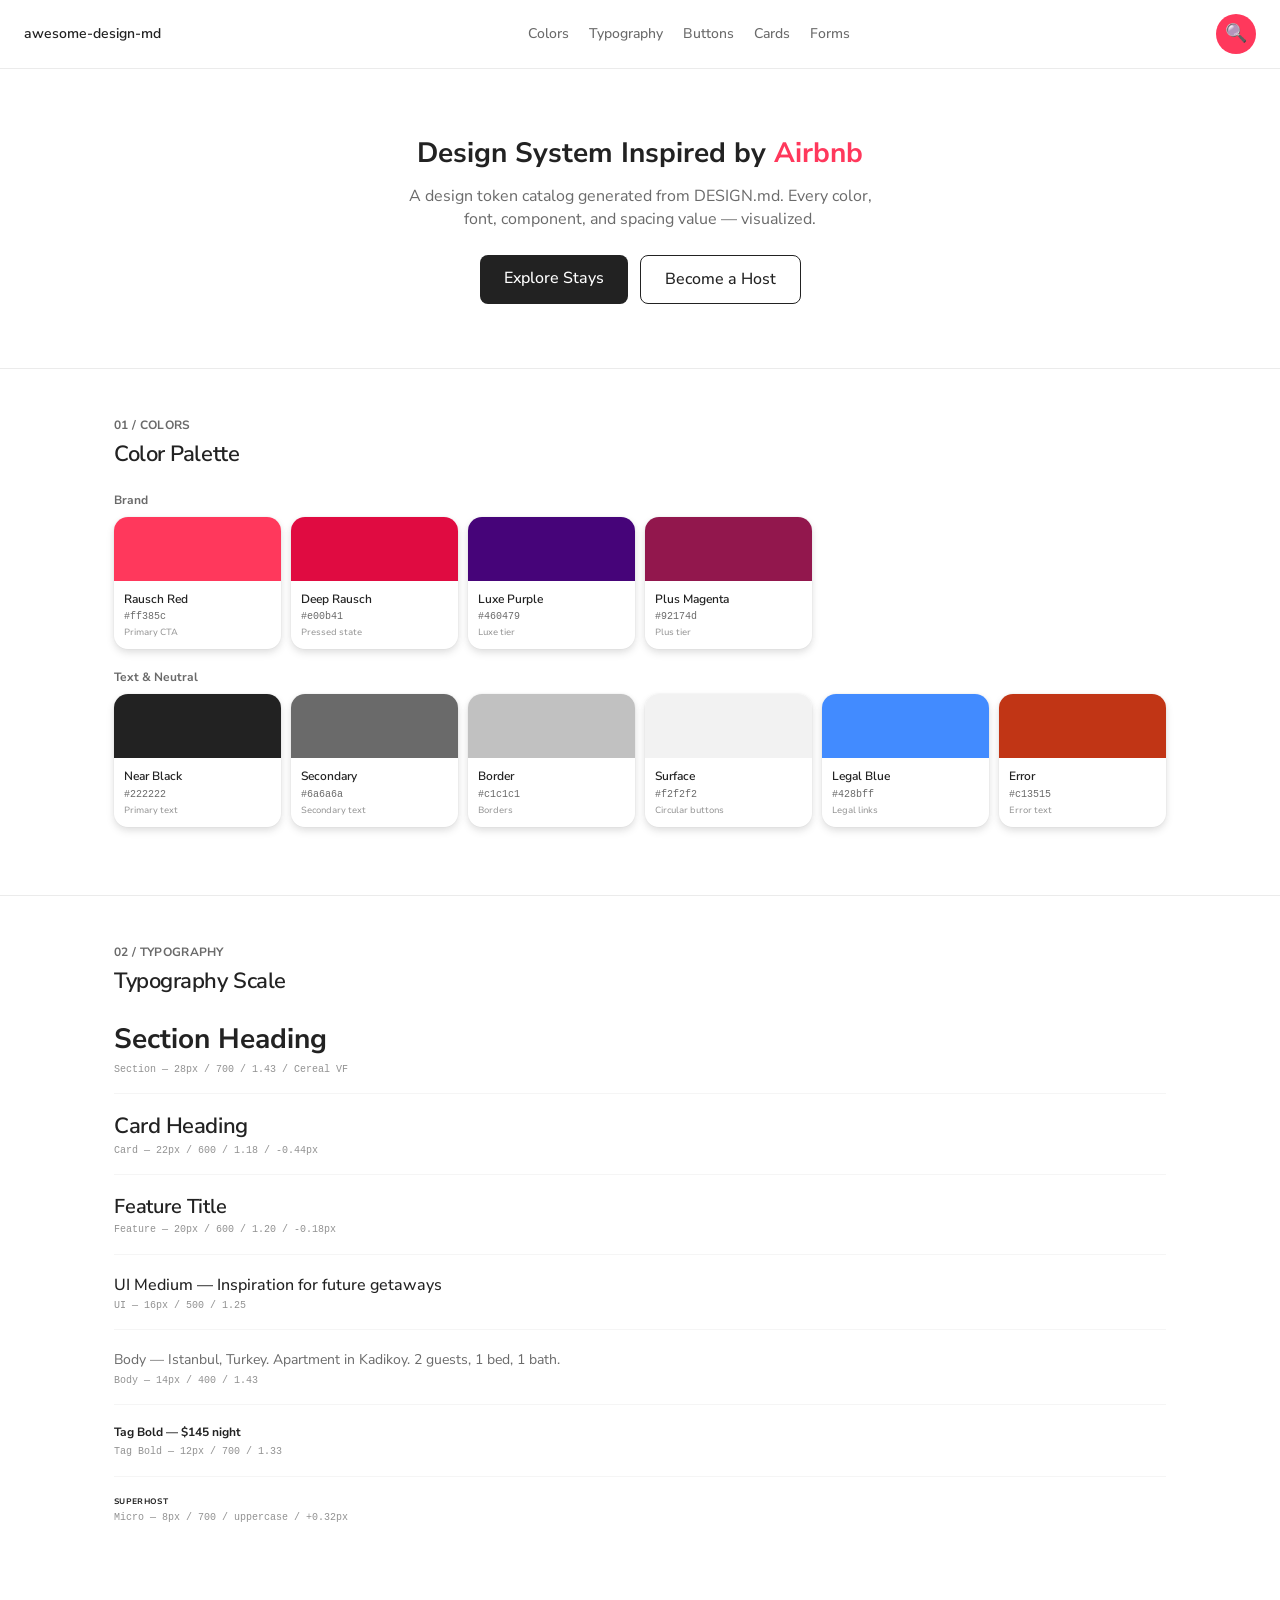
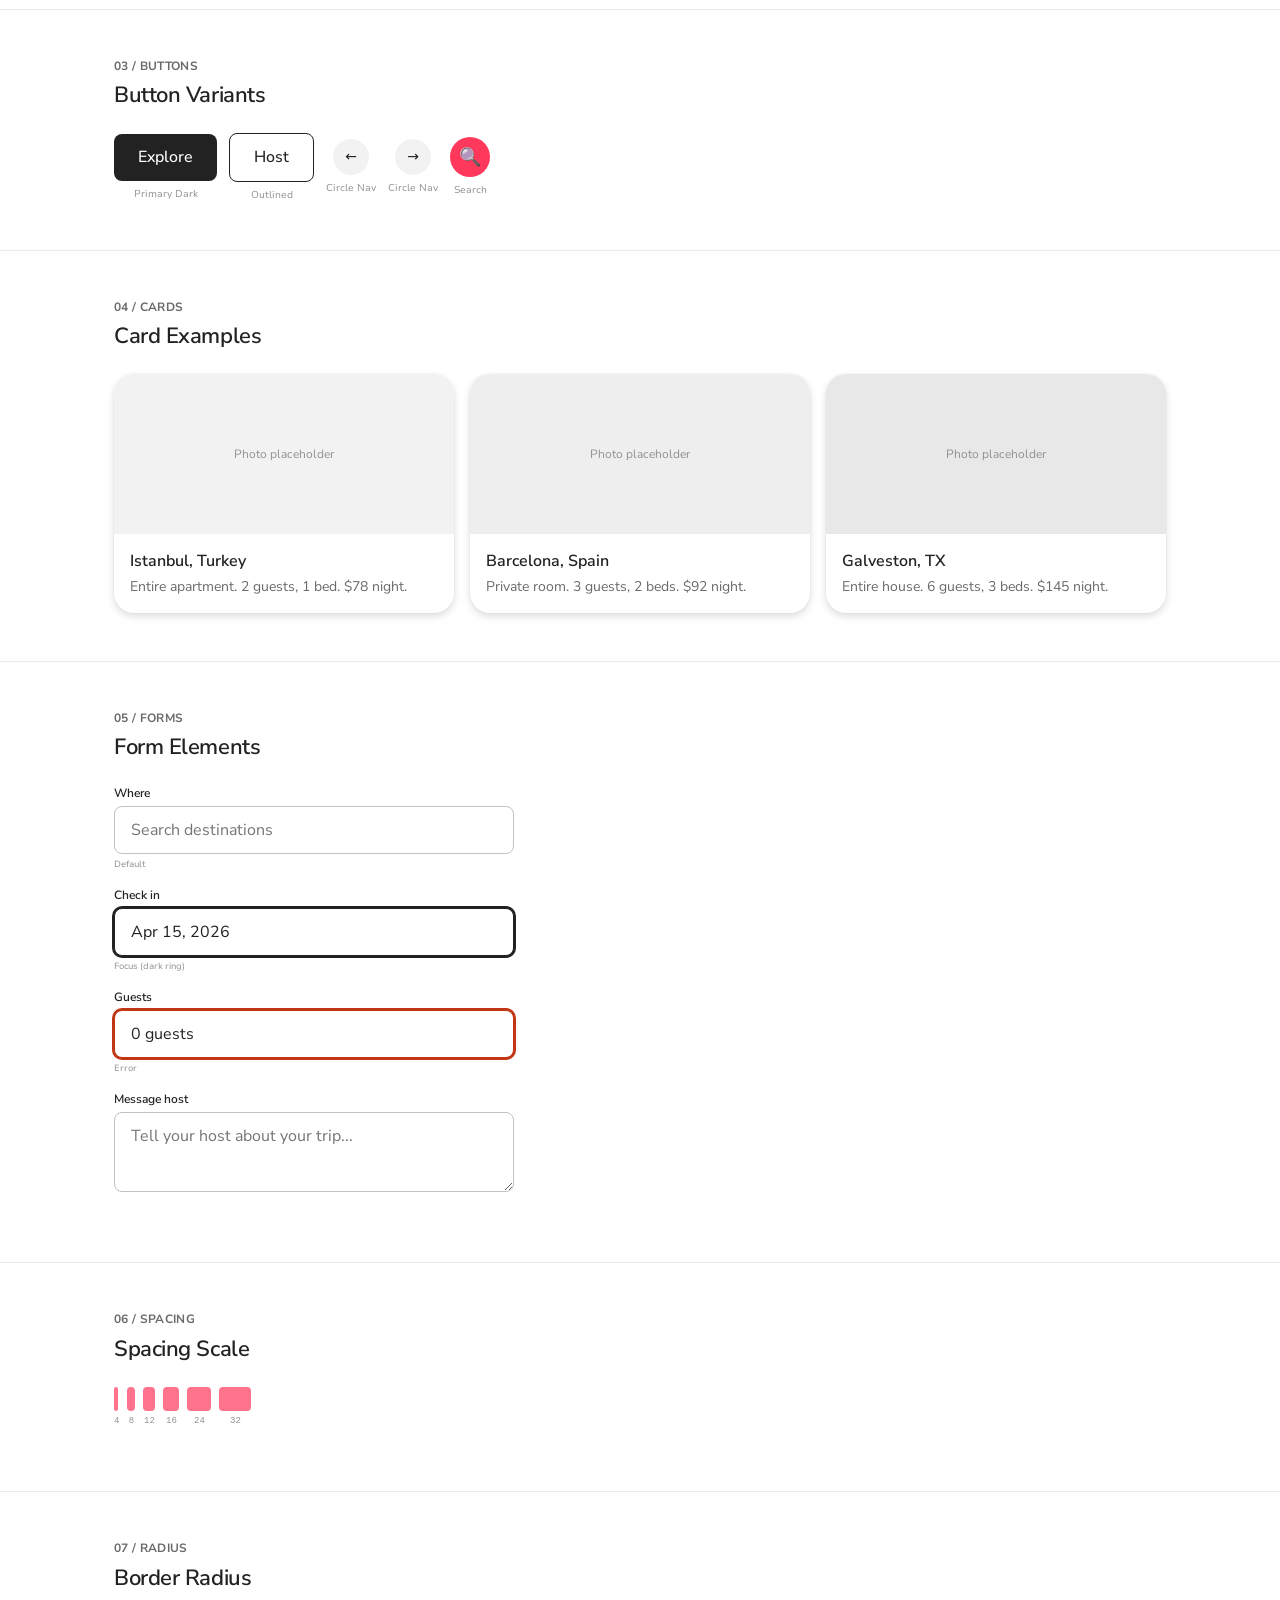
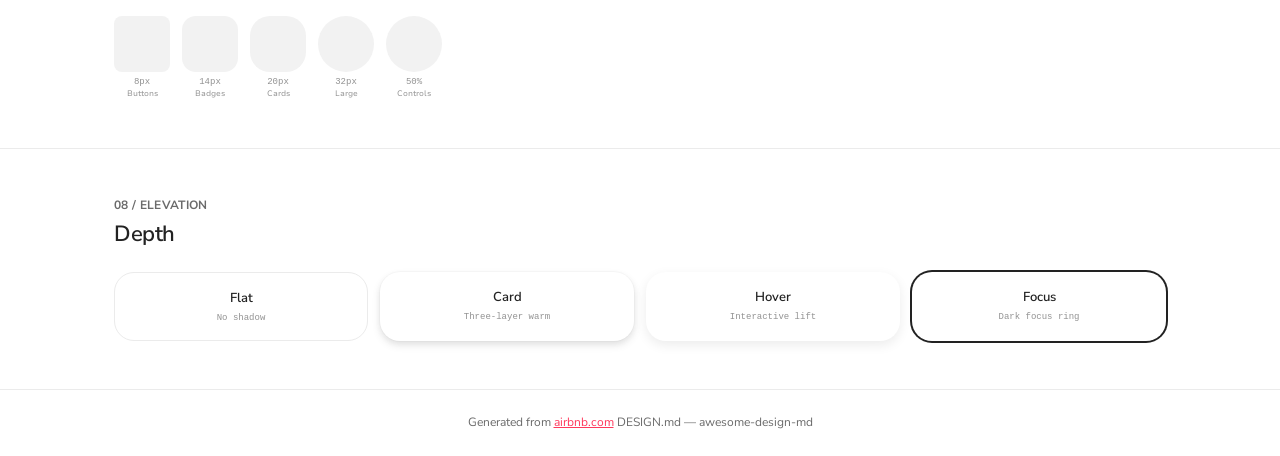
<file: brand-specs/airbnb/preview.html>
<!DOCTYPE html>
<html lang="en">
<head>
<meta charset="UTF-8">
<meta name="viewport" content="width=device-width, initial-scale=1.0">
<title>Design System Preview: Airbnb (Light)</title>
<link rel="preconnect" href="https://fonts.googleapis.com">
<link rel="preconnect" href="https://fonts.gstatic.com" crossorigin>
<link href="https://fonts.googleapis.com/css2?family=Nunito+Sans:wght@400;500;600;700&display=swap" rel="stylesheet">
<style>
  :root {
    --white: #ffffff; --near-black: #222222; --rausch: #ff385c; --deep-rausch: #e00b41;
    --secondary: #6a6a6a; --disabled: #929292; --border: #c1c1c1; --surface: #f2f2f2;
    --luxe: #460479; --plus: #92174d; --legal-blue: #428bff; --error: #c13515;
    --shadow-card: rgba(0,0,0,0.02) 0px 0px 0px 1px, rgba(0,0,0,0.04) 0px 2px 6px, rgba(0,0,0,0.1) 0px 4px 8px;
    --shadow-hover: rgba(0,0,0,0.08) 0px 4px 12px;
    --font: 'Nunito Sans', -apple-system, system-ui, Roboto, Helvetica Neue, sans-serif;
  }
  * { margin:0; padding:0; box-sizing:border-box; }
  body { background:var(--white); color:var(--near-black); font-family:var(--font); font-size:14px; font-weight:400; line-height:1.43; -webkit-font-smoothing:antialiased; }

  .nav { position:sticky; top:0; z-index:100; display:flex; align-items:center; justify-content:space-between; padding:14px 24px; background:var(--white); border-bottom:1px solid #ebebeb; }
  .nav-brand { font-size:14px; font-weight:600; color:var(--near-black); text-decoration:none; }
  .nav-links { display:flex; gap:20px; list-style:none; }
  .nav-links a { font-size:14px; font-weight:500; color:var(--secondary); text-decoration:none; transition:color 0.15s; }
  .nav-links a:hover { color:var(--near-black); }
  .nav-cta { display:inline-flex; align-items:center; justify-content:center; background:var(--rausch); color:var(--white); width:40px; height:40px; border-radius:50%; font-size:18px; font-weight:700; text-decoration:none; border:none; }

  .hero { padding:64px 24px; text-align:center; }
  .hero h1 { font-size:28px; font-weight:700; line-height:1.43; margin-bottom:12px; }
  .hero h1 span { color:var(--rausch); }
  .hero p { font-size:16px; font-weight:400; color:var(--secondary); max-width:480px; margin:0 auto 24px; }
  .hero-buttons { display:flex; gap:12px; justify-content:center; flex-wrap:wrap; }
  .btn-dark { display:inline-block; background:var(--near-black); color:var(--white); padding:12px 24px; border-radius:8px; font-family:var(--font); font-size:16px; font-weight:500; text-decoration:none; border:none; cursor:pointer; }
  .btn-outline { display:inline-block; background:transparent; color:var(--near-black); padding:12px 24px; border-radius:8px; border:1px solid var(--near-black); font-family:var(--font); font-size:16px; font-weight:500; text-decoration:none; cursor:pointer; }
  .btn-circle { display:inline-flex; align-items:center; justify-content:center; background:var(--surface); color:var(--near-black); width:36px; height:36px; border-radius:50%; font-size:14px; text-decoration:none; border:none; cursor:pointer; transition:box-shadow 0.2s; }
  .btn-circle:hover { box-shadow:var(--shadow-hover); }

  .section { padding:48px 24px; max-width:1100px; margin:0 auto; }
  .section-label { font-size:12px; font-weight:700; color:var(--secondary); text-transform:uppercase; letter-spacing:0.32px; margin-bottom:8px; }
  .section-title { font-size:22px; font-weight:600; line-height:1.18; letter-spacing:-0.44px; margin-bottom:24px; }
  .section-divider { border:none; border-top:1px solid #ebebeb; margin:0; }

  .color-grid { display:grid; grid-template-columns:repeat(auto-fill, minmax(145px,1fr)); gap:10px; margin-bottom:20px; }
  .color-swatch { border-radius:14px; overflow:hidden; box-shadow:var(--shadow-card); }
  .color-swatch-block { height:64px; width:100%; }
  .color-swatch-info { padding:10px; }
  .color-swatch-name { font-size:12px; font-weight:600; margin-bottom:2px; }
  .color-swatch-hex { font-size:10px; color:var(--secondary); font-family:monospace; }
  .color-swatch-role { font-size:9px; color:var(--disabled); margin-top:2px; }
  .color-group-label { font-size:12px; font-weight:700; color:var(--secondary); margin:20px 0 8px; }

  .type-sample { margin-bottom:20px; padding-bottom:16px; border-bottom:1px solid #f5f5f5; }
  .type-sample:last-child { border-bottom:none; }
  .type-meta { font-size:10px; color:var(--disabled); margin-top:4px; font-family:monospace; }

  .button-row { display:flex; gap:12px; flex-wrap:wrap; align-items:center; }
  .button-item { text-align:center; }
  .button-label { font-size:10px; color:var(--disabled); margin-top:6px; }

  .card-grid { display:grid; grid-template-columns:repeat(auto-fit, minmax(260px,1fr)); gap:16px; }
  .card { background:var(--white); border-radius:20px; overflow:hidden; box-shadow:var(--shadow-card); }
  .card-img { height:160px; background:var(--surface); display:flex; align-items:center; justify-content:center; color:var(--disabled); font-size:12px; }
  .card-body { padding:16px; }
  .card h3 { font-size:16px; font-weight:600; margin-bottom:4px; }
  .card p { font-size:14px; color:var(--secondary); }

  .form-group { margin-bottom:16px; max-width:400px; }
  .form-label { display:block; font-size:12px; font-weight:600; margin-bottom:4px; }
  .form-input { width:100%; background:var(--white); color:var(--near-black); border:1px solid var(--border); padding:12px 16px; border-radius:8px; font-family:var(--font); font-size:16px; outline:none; }
  .form-input:focus { border-color:var(--near-black); box-shadow:0 0 0 2px var(--near-black); }
  .form-input--focus { border-color:var(--near-black); box-shadow:0 0 0 2px var(--near-black); }
  .form-input--error { border-color:var(--error); box-shadow:0 0 0 2px var(--error); }
  .form-textarea { width:100%; min-height:80px; background:var(--white); color:var(--near-black); border:1px solid var(--border); padding:12px 16px; border-radius:8px; font-family:var(--font); font-size:16px; resize:vertical; outline:none; }
  .form-state-label { font-size:9px; color:var(--disabled); margin-top:4px; }

  .spacing-row { display:flex; align-items:flex-end; gap:8px; flex-wrap:wrap; margin-bottom:16px; }
  .spacing-item { text-align:center; }
  .spacing-block { background:var(--rausch); border-radius:4px; margin-bottom:4px; height:24px; opacity:0.7; }
  .spacing-value { font-size:9px; color:var(--disabled); font-family:monospace; }

  .radius-row { display:flex; gap:12px; flex-wrap:wrap; align-items:center; }
  .radius-item { text-align:center; }
  .radius-box { width:56px; height:56px; background:var(--surface); margin-bottom:4px; }
  .radius-label { font-size:9px; color:var(--disabled); font-family:monospace; }
  .radius-context { font-size:8px; color:var(--disabled); }

  .elevation-grid { display:grid; grid-template-columns:repeat(auto-fit, minmax(200px,1fr)); gap:12px; }
  .elevation-card { background:var(--white); border-radius:20px; padding:16px; text-align:center; }
  .elevation-label { font-size:13px; font-weight:600; margin-bottom:4px; }
  .elevation-desc { font-size:9px; color:var(--disabled); font-family:monospace; }

  .footer { padding:24px; text-align:center; border-top:1px solid #ebebeb; font-size:12px; color:var(--secondary); }
  .footer a { color:var(--rausch); text-decoration:underline; }

  @media (max-width:744px) { .nav-links { display:none; } .section { padding:32px 16px; } .card-grid { grid-template-columns:1fr; } }
</style>
</head>
<body>

<nav class="nav">
  <a class="nav-brand" href="#">awesome-design-md</a>
  <ul class="nav-links">
    <li><a href="#colors">Colors</a></li>
    <li><a href="#typography">Typography</a></li>
    <li><a href="#buttons">Buttons</a></li>
    <li><a href="#cards">Cards</a></li>
    <li><a href="#forms">Forms</a></li>
  </ul>
  <a class="nav-cta" href="#">&#x1F50D;</a>
</nav>

<section class="hero">
  <h1>Design System Inspired by <span>Airbnb</span></h1>
  <p>A design token catalog generated from DESIGN.md. Every color, font, component, and spacing value — visualized.</p>
  <div class="hero-buttons">
    <a class="btn-dark" href="#">Explore Stays</a>
    <a class="btn-outline" href="#">Become a Host</a>
  </div>
</section>

<hr class="section-divider">

<section class="section" id="colors">
  <div class="section-label">01 / Colors</div><h2 class="section-title">Color Palette</h2>
  <div class="color-group-label">Brand</div>
  <div class="color-grid">
    <div class="color-swatch"><div class="color-swatch-block" style="background:#ff385c"></div><div class="color-swatch-info"><div class="color-swatch-name">Rausch Red</div><div class="color-swatch-hex">#ff385c</div><div class="color-swatch-role">Primary CTA</div></div></div>
    <div class="color-swatch"><div class="color-swatch-block" style="background:#e00b41"></div><div class="color-swatch-info"><div class="color-swatch-name">Deep Rausch</div><div class="color-swatch-hex">#e00b41</div><div class="color-swatch-role">Pressed state</div></div></div>
    <div class="color-swatch"><div class="color-swatch-block" style="background:#460479"></div><div class="color-swatch-info"><div class="color-swatch-name">Luxe Purple</div><div class="color-swatch-hex">#460479</div><div class="color-swatch-role">Luxe tier</div></div></div>
    <div class="color-swatch"><div class="color-swatch-block" style="background:#92174d"></div><div class="color-swatch-info"><div class="color-swatch-name">Plus Magenta</div><div class="color-swatch-hex">#92174d</div><div class="color-swatch-role">Plus tier</div></div></div>
  </div>
  <div class="color-group-label">Text & Neutral</div>
  <div class="color-grid">
    <div class="color-swatch"><div class="color-swatch-block" style="background:#222222"></div><div class="color-swatch-info"><div class="color-swatch-name">Near Black</div><div class="color-swatch-hex">#222222</div><div class="color-swatch-role">Primary text</div></div></div>
    <div class="color-swatch"><div class="color-swatch-block" style="background:#6a6a6a"></div><div class="color-swatch-info"><div class="color-swatch-name">Secondary</div><div class="color-swatch-hex">#6a6a6a</div><div class="color-swatch-role">Secondary text</div></div></div>
    <div class="color-swatch"><div class="color-swatch-block" style="background:#c1c1c1"></div><div class="color-swatch-info"><div class="color-swatch-name">Border</div><div class="color-swatch-hex">#c1c1c1</div><div class="color-swatch-role">Borders</div></div></div>
    <div class="color-swatch"><div class="color-swatch-block" style="background:#f2f2f2"></div><div class="color-swatch-info"><div class="color-swatch-name">Surface</div><div class="color-swatch-hex">#f2f2f2</div><div class="color-swatch-role">Circular buttons</div></div></div>
    <div class="color-swatch"><div class="color-swatch-block" style="background:#428bff"></div><div class="color-swatch-info"><div class="color-swatch-name">Legal Blue</div><div class="color-swatch-hex">#428bff</div><div class="color-swatch-role">Legal links</div></div></div>
    <div class="color-swatch"><div class="color-swatch-block" style="background:#c13515"></div><div class="color-swatch-info"><div class="color-swatch-name">Error</div><div class="color-swatch-hex">#c13515</div><div class="color-swatch-role">Error text</div></div></div>
  </div>
</section>

<hr class="section-divider">

<section class="section" id="typography">
  <div class="section-label">02 / Typography</div><h2 class="section-title">Typography Scale</h2>
  <div class="type-sample"><div style="font-size:28px; font-weight:700; line-height:1.43;">Section Heading</div><div class="type-meta">Section — 28px / 700 / 1.43 / Cereal VF</div></div>
  <div class="type-sample"><div style="font-size:22px; font-weight:600; line-height:1.18; letter-spacing:-0.44px;">Card Heading</div><div class="type-meta">Card — 22px / 600 / 1.18 / -0.44px</div></div>
  <div class="type-sample"><div style="font-size:20px; font-weight:600; line-height:1.20; letter-spacing:-0.18px;">Feature Title</div><div class="type-meta">Feature — 20px / 600 / 1.20 / -0.18px</div></div>
  <div class="type-sample"><div style="font-size:16px; font-weight:500; line-height:1.25;">UI Medium — Inspiration for future getaways</div><div class="type-meta">UI — 16px / 500 / 1.25</div></div>
  <div class="type-sample"><div style="font-size:14px; font-weight:400; line-height:1.43; color:var(--secondary);">Body — Istanbul, Turkey. Apartment in Kadikoy. 2 guests, 1 bed, 1 bath.</div><div class="type-meta">Body — 14px / 400 / 1.43</div></div>
  <div class="type-sample"><div style="font-size:12px; font-weight:700; line-height:1.33;">Tag Bold — $145 night</div><div class="type-meta">Tag Bold — 12px / 700 / 1.33</div></div>
  <div class="type-sample"><div style="font-size:8px; font-weight:700; line-height:1.25; text-transform:uppercase; letter-spacing:0.32px;">SUPERHOST</div><div class="type-meta">Micro — 8px / 700 / uppercase / +0.32px</div></div>
</section>

<hr class="section-divider">

<section class="section" id="buttons">
  <div class="section-label">03 / Buttons</div><h2 class="section-title">Button Variants</h2>
  <div class="button-row">
    <div class="button-item"><a class="btn-dark" href="#">Explore</a><div class="button-label">Primary Dark</div></div>
    <div class="button-item"><a class="btn-outline" href="#">Host</a><div class="button-label">Outlined</div></div>
    <div class="button-item"><a class="btn-circle" href="#">&#8592;</a><div class="button-label">Circle Nav</div></div>
    <div class="button-item"><a class="btn-circle" href="#">&#8594;</a><div class="button-label">Circle Nav</div></div>
    <div class="button-item"><span style="display:inline-flex; align-items:center; justify-content:center; background:var(--rausch); color:var(--white); width:40px; height:40px; border-radius:50%; font-size:18px;">&#x1F50D;</span><div class="button-label">Search</div></div>
  </div>
</section>

<hr class="section-divider">

<section class="section" id="cards">
  <div class="section-label">04 / Cards</div><h2 class="section-title">Card Examples</h2>
  <div class="card-grid">
    <div class="card"><div class="card-img">Photo placeholder</div><div class="card-body"><h3>Istanbul, Turkey</h3><p>Entire apartment. 2 guests, 1 bed. $78 night.</p></div></div>
    <div class="card"><div class="card-img" style="background:#eee;">Photo placeholder</div><div class="card-body"><h3>Barcelona, Spain</h3><p>Private room. 3 guests, 2 beds. $92 night.</p></div></div>
    <div class="card"><div class="card-img" style="background:#e8e8e8;">Photo placeholder</div><div class="card-body"><h3>Galveston, TX</h3><p>Entire house. 6 guests, 3 beds. $145 night.</p></div></div>
  </div>
</section>

<hr class="section-divider">

<section class="section" id="forms">
  <div class="section-label">05 / Forms</div><h2 class="section-title">Form Elements</h2>
  <div class="form-group"><label class="form-label">Where</label><input class="form-input" type="text" placeholder="Search destinations"><div class="form-state-label">Default</div></div>
  <div class="form-group"><label class="form-label">Check in</label><input class="form-input form-input--focus" type="text" value="Apr 15, 2026"><div class="form-state-label">Focus (dark ring)</div></div>
  <div class="form-group"><label class="form-label">Guests</label><input class="form-input form-input--error" type="text" value="0 guests"><div class="form-state-label">Error</div></div>
  <div class="form-group"><label class="form-label">Message host</label><textarea class="form-textarea" placeholder="Tell your host about your trip..."></textarea></div>
</section>

<hr class="section-divider">

<section class="section">
  <div class="section-label">06 / Spacing</div><h2 class="section-title">Spacing Scale</h2>
  <div class="spacing-row">
    <div class="spacing-item"><div class="spacing-block" style="width:4px"></div><div class="spacing-value">4</div></div>
    <div class="spacing-item"><div class="spacing-block" style="width:8px"></div><div class="spacing-value">8</div></div>
    <div class="spacing-item"><div class="spacing-block" style="width:12px"></div><div class="spacing-value">12</div></div>
    <div class="spacing-item"><div class="spacing-block" style="width:16px"></div><div class="spacing-value">16</div></div>
    <div class="spacing-item"><div class="spacing-block" style="width:24px"></div><div class="spacing-value">24</div></div>
    <div class="spacing-item"><div class="spacing-block" style="width:32px"></div><div class="spacing-value">32</div></div>
  </div>
</section>

<hr class="section-divider">

<section class="section">
  <div class="section-label">07 / Radius</div><h2 class="section-title">Border Radius</h2>
  <div class="radius-row">
    <div class="radius-item"><div class="radius-box" style="border-radius:8px"></div><div class="radius-label">8px</div><div class="radius-context">Buttons</div></div>
    <div class="radius-item"><div class="radius-box" style="border-radius:14px"></div><div class="radius-label">14px</div><div class="radius-context">Badges</div></div>
    <div class="radius-item"><div class="radius-box" style="border-radius:20px"></div><div class="radius-label">20px</div><div class="radius-context">Cards</div></div>
    <div class="radius-item"><div class="radius-box" style="border-radius:32px"></div><div class="radius-label">32px</div><div class="radius-context">Large</div></div>
    <div class="radius-item"><div class="radius-box" style="border-radius:50%; width:56px; height:56px;"></div><div class="radius-label">50%</div><div class="radius-context">Controls</div></div>
  </div>
</section>

<hr class="section-divider">

<section class="section">
  <div class="section-label">08 / Elevation</div><h2 class="section-title">Depth</h2>
  <div class="elevation-grid">
    <div class="elevation-card" style="border:1px solid #ebebeb;"><div class="elevation-label">Flat</div><div class="elevation-desc">No shadow</div></div>
    <div class="elevation-card" style="box-shadow:var(--shadow-card);"><div class="elevation-label">Card</div><div class="elevation-desc">Three-layer warm</div></div>
    <div class="elevation-card" style="box-shadow:var(--shadow-hover);"><div class="elevation-label">Hover</div><div class="elevation-desc">Interactive lift</div></div>
    <div class="elevation-card" style="box-shadow:0 0 0 2px var(--near-black);"><div class="elevation-label">Focus</div><div class="elevation-desc">Dark focus ring</div></div>
  </div>
</section>

<footer class="footer">Generated from <a href="https://airbnb.com/">airbnb.com</a> DESIGN.md — awesome-design-md</footer>

</body>
</html>
</file>
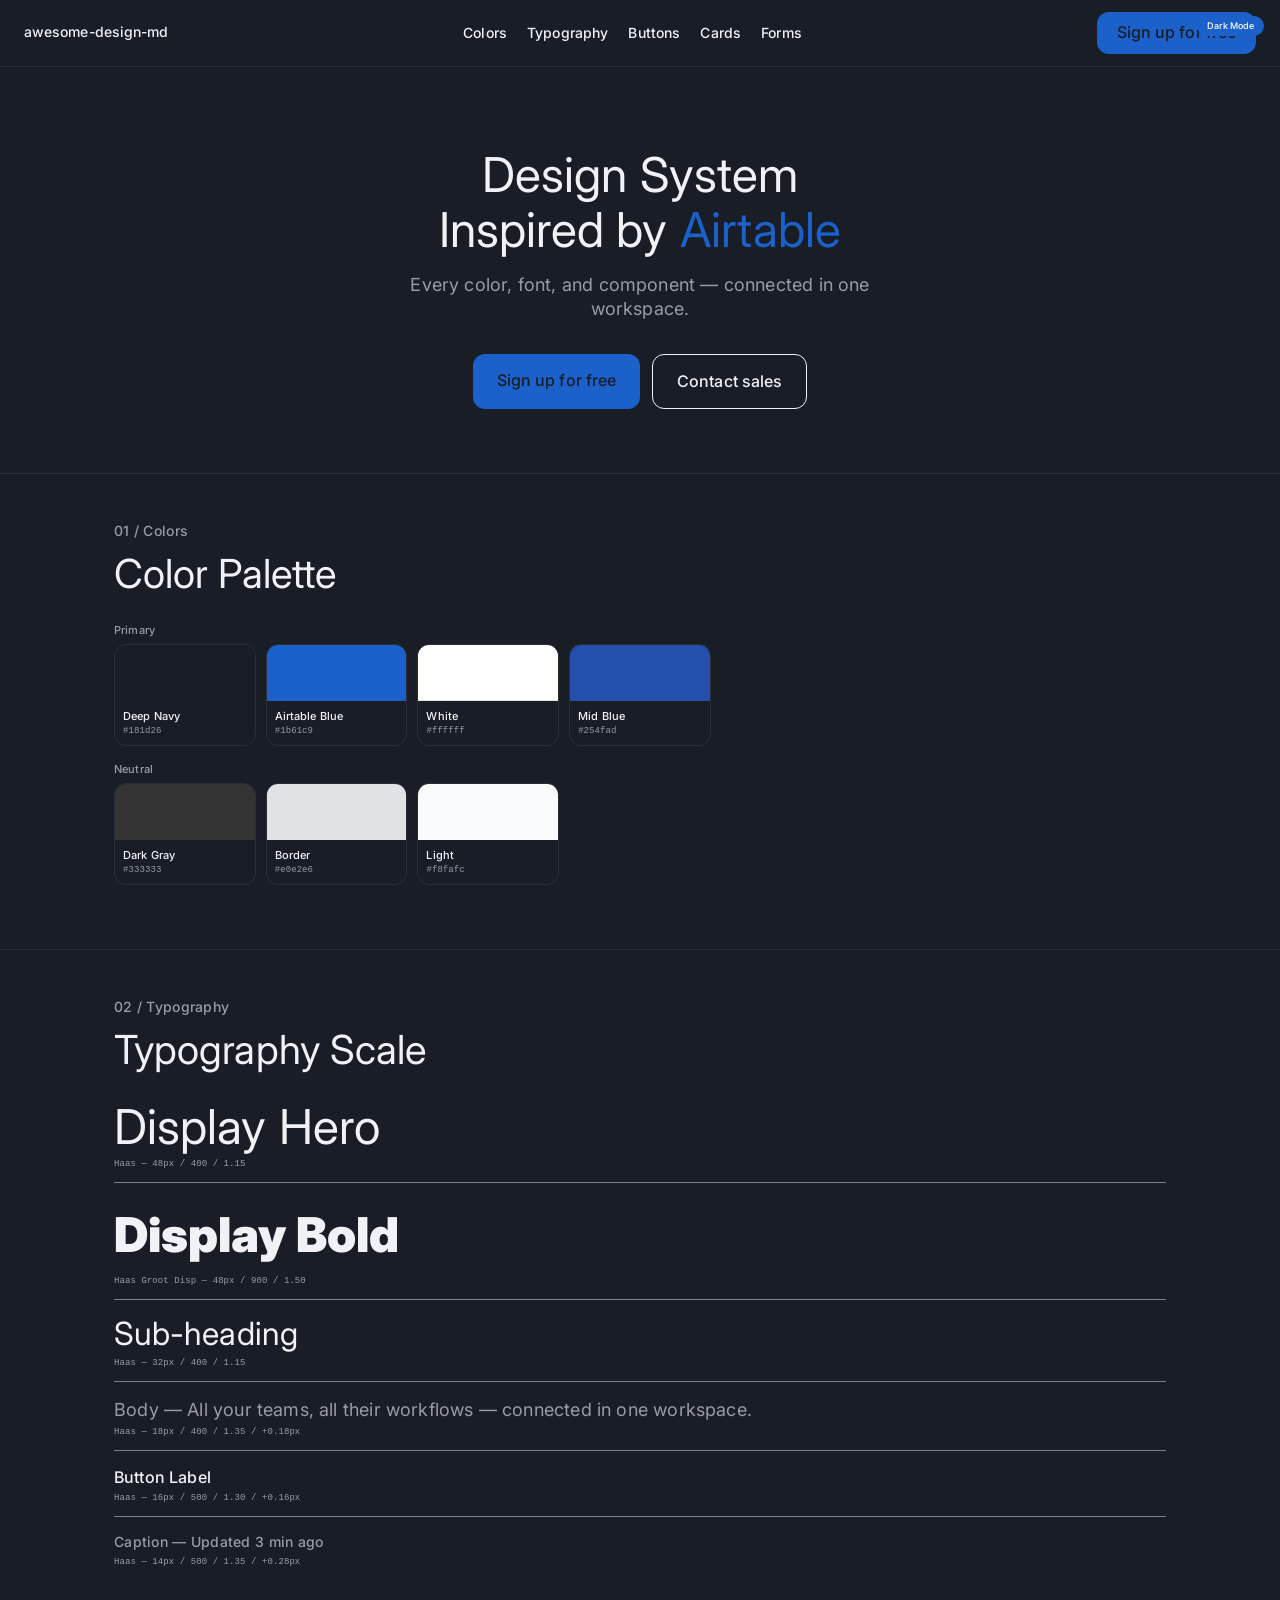
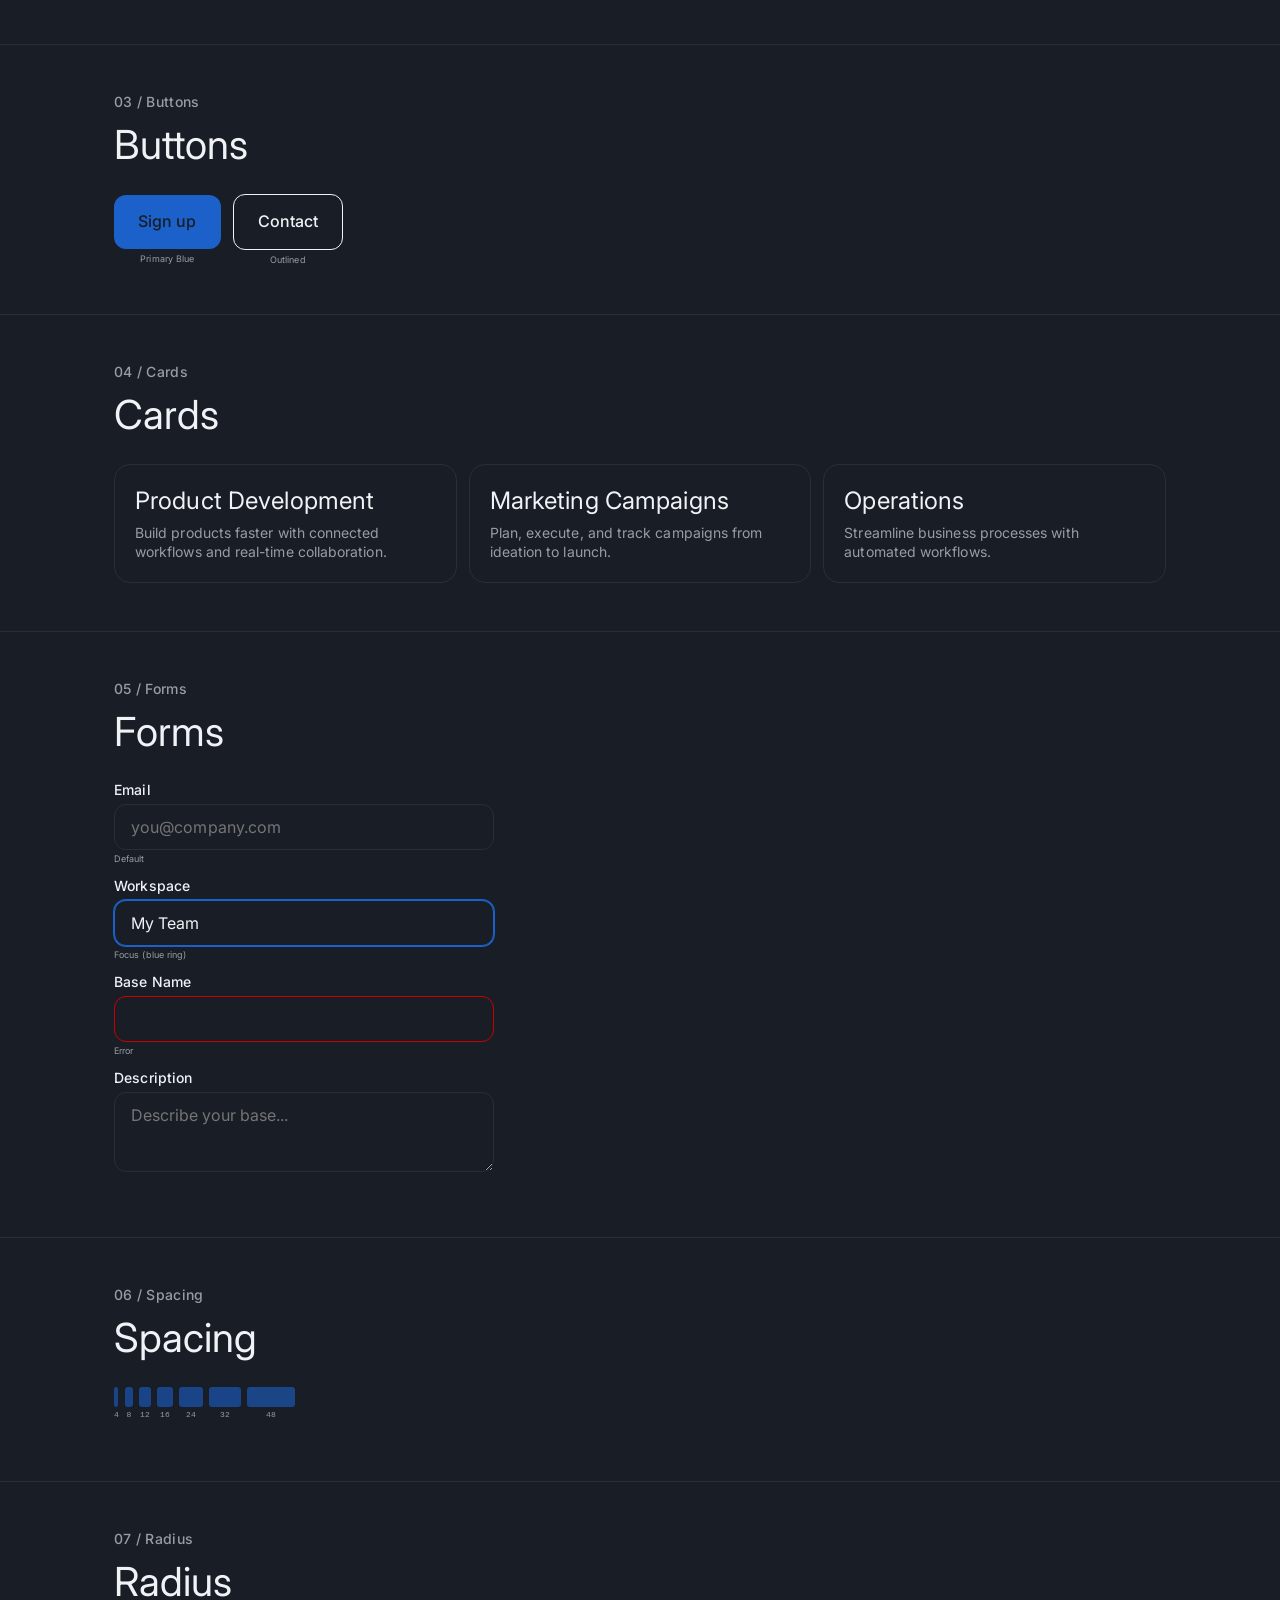
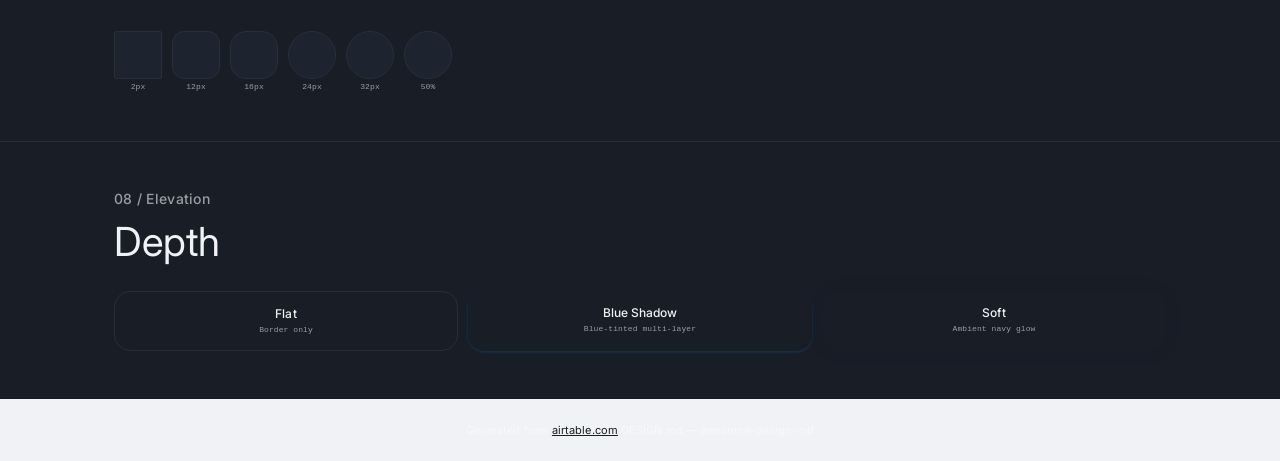
<file: brand-specs/airtable/preview-dark.html>
<!DOCTYPE html>
<html lang="en">
<head>
<meta charset="UTF-8">
<meta name="viewport" content="width=device-width, initial-scale=1.0">
<title>Design System Preview: Airtable (Dark)</title>
<link rel="preconnect" href="https://fonts.googleapis.com">
<link rel="preconnect" href="https://fonts.gstatic.com" crossorigin>
<link href="https://fonts.googleapis.com/css2?family=Inter:wght@400;500;600;900&display=swap" rel="stylesheet">
<style>
  :root { --white:#181d26; --navy:#f0f2f5; --blue:#1b61c9; --gray:#b0b4be; --border:#2a2e38; --weak:rgba(240,242,245,0.6); --light:#1e2330; --font:'Inter',-apple-system,system-ui,Segoe UI,Roboto,sans-serif; }
  * { margin:0; padding:0; box-sizing:border-box; }
  body { background:var(--white); color:var(--navy); font-family:var(--font); font-size:16px; line-height:1.35; letter-spacing:0.08px; -webkit-font-smoothing:antialiased; }

  .nav { position:sticky; top:0; z-index:100; display:flex; align-items:center; justify-content:space-between; padding:12px 24px; background:var(--white); border-bottom:1px solid var(--border); }
  .nav-brand { font-size:14px; font-weight:500; color:var(--navy); text-decoration:none; }
  .nav-links { display:flex; gap:20px; list-style:none; }
  .nav-links a { font-size:14px; font-weight:500; color:var(--navy); text-decoration:none; letter-spacing:0.14px; }
  .nav-links a:hover { color:var(--blue); }
  .nav-cta { display:inline-block; background:var(--blue); color:var(--white); padding:10px 20px; border-radius:12px; font-size:16px; font-weight:500; text-decoration:none; letter-spacing:0.08px; }

  .hero { padding:80px 24px 64px; text-align:center; }
  .hero h1 { font-size:48px; font-weight:400; line-height:1.15; margin-bottom:16px; }
  .hero h1 span { color:var(--blue); }
  .hero p { font-size:18px; color:var(--weak); max-width:520px; margin:0 auto 32px; letter-spacing:0.18px; line-height:1.35; }
  .hero-buttons { display:flex; gap:12px; justify-content:center; }
  .btn-blue { display:inline-block; background:var(--blue); color:var(--white); padding:16px 24px; border-radius:12px; font-size:16px; font-weight:500; text-decoration:none; border:none; }
  .btn-outline { display:inline-block; background:var(--white); color:var(--navy); padding:16px 24px; border-radius:12px; border:1px solid var(--navy); font-size:16px; font-weight:500; text-decoration:none; }

  .section { padding:48px 24px; max-width:1100px; margin:0 auto; }
  .section-label { font-size:14px; font-weight:500; color:var(--weak); letter-spacing:0.28px; margin-bottom:8px; }
  .section-title { font-size:40px; font-weight:400; line-height:1.25; margin-bottom:24px; }
  .section-divider { border:none; border-top:1px solid var(--border); margin:0; }

  .color-grid { display:grid; grid-template-columns:repeat(auto-fill, minmax(140px,1fr)); gap:10px; margin-bottom:16px; }
  .color-swatch { border-radius:12px; overflow:hidden; border:1px solid var(--border); }
  .color-swatch-block { height:56px; }
  .color-swatch-info { padding:8px; }
  .color-swatch-name { font-size:11px; font-weight:500; letter-spacing:0.11px; margin-bottom:1px; }
  .color-swatch-hex { font-size:9px; color:var(--weak); font-family:monospace; }
  .color-group-label { font-size:11px; font-weight:500; color:var(--weak); margin:16px 0 6px; letter-spacing:0.16px; }

  .type-sample { margin-bottom:16px; padding-bottom:12px; border-bottom:1px solid rgba(224,226,230,0.5); }
  .type-sample:last-child { border-bottom:none; }
  .type-meta { font-size:9px; color:var(--weak); margin-top:4px; font-family:monospace; }

  .button-row { display:flex; gap:12px; flex-wrap:wrap; align-items:center; }
  .button-item { text-align:center; }
  .button-label { font-size:9px; color:var(--weak); margin-top:4px; }

  .card-grid { display:grid; grid-template-columns:repeat(auto-fit, minmax(280px,1fr)); gap:12px; }
  .card { background:var(--white); border:1px solid var(--border); border-radius:16px; padding:20px; }
  .card h3 { font-size:24px; font-weight:400; letter-spacing:0.12px; line-height:1.30; margin-bottom:8px; }
  .card p { font-size:14px; color:var(--weak); letter-spacing:0.07px; }

  .form-group { margin-bottom:12px; max-width:380px; }
  .form-label { display:block; font-size:14px; font-weight:500; margin-bottom:4px; letter-spacing:0.14px; }
  .form-input { width:100%; background:var(--white); color:var(--navy); border:1px solid var(--border); padding:12px 16px; border-radius:12px; font-family:var(--font); font-size:16px; outline:none; letter-spacing:0.08px; }
  .form-input:focus { border-color:var(--blue); box-shadow:0 0 0 1px var(--blue); }
  .form-input--focus { border-color:var(--blue); box-shadow:0 0 0 1px var(--blue); }
  .form-input--error { border-color:#c00; }
  .form-textarea { width:100%; min-height:80px; background:var(--white); color:var(--navy); border:1px solid var(--border); padding:12px 16px; border-radius:12px; font-family:var(--font); font-size:16px; resize:vertical; outline:none; }
  .form-state-label { font-size:9px; color:var(--weak); margin-top:3px; }

  .spacing-row { display:flex; align-items:flex-end; gap:6px; flex-wrap:wrap; margin-bottom:12px; }
  .spacing-item { text-align:center; }
  .spacing-block { background:var(--blue); border-radius:3px; margin-bottom:3px; height:20px; opacity:0.6; }
  .spacing-value { font-size:8px; color:var(--weak); font-family:monospace; }

  .radius-row { display:flex; gap:10px; flex-wrap:wrap; }
  .radius-item { text-align:center; }
  .radius-box { width:48px; height:48px; background:var(--light); border:1px solid var(--border); margin-bottom:3px; }
  .radius-label { font-size:8px; color:var(--weak); font-family:monospace; }

  .elevation-grid { display:grid; grid-template-columns:repeat(auto-fit, minmax(180px,1fr)); gap:10px; }
  .elevation-card { background:var(--white); border-radius:16px; padding:14px; text-align:center; }
  .elevation-label { font-size:12px; font-weight:500; margin-bottom:3px; }
  .elevation-desc { font-size:8px; color:var(--weak); font-family:monospace; }

  .footer { padding:24px; text-align:center; background:var(--navy); color:rgba(255,255,255,0.5); font-size:11px; }
  .footer a { color:var(--white); text-decoration:underline; }

  @media (max-width:768px) { .hero h1 { font-size:32px; } .nav-links { display:none; } .section { padding:32px 16px; } .card-grid { grid-template-columns:1fr; } }
</style>
</head>
<body>

<nav class="nav"><a class="nav-brand" href="#">awesome-design-md</a><ul class="nav-links"><li><a href="#colors">Colors</a></li><li><a href="#typography">Typography</a></li><li><a href="#buttons">Buttons</a></li><li><a href="#cards">Cards</a></li><li><a href="#forms">Forms</a></li></ul><a class="nav-cta" href="#">Sign up for free</a></nav>
<div style="position:fixed;top:16px;right:16px;z-index:200;background:#1b61c9;color:#fff;font-size:9px;font-weight:500;padding:4px 10px;border-radius:12px;">Dark Mode</div>

<section class="hero"><h1>Design System<br>Inspired by <span>Airtable</span></h1><p>Every color, font, and component — connected in one workspace.</p><div class="hero-buttons"><a class="btn-blue" href="#">Sign up for free</a><a class="btn-outline" href="#">Contact sales</a></div></section>

<hr class="section-divider">

<section class="section" id="colors"><div class="section-label">01 / Colors</div><h2 class="section-title">Color Palette</h2>
<div class="color-group-label">Primary</div>
<div class="color-grid">
<div class="color-swatch"><div class="color-swatch-block" style="background:#181d26"></div><div class="color-swatch-info"><div class="color-swatch-name">Deep Navy</div><div class="color-swatch-hex">#181d26</div></div></div>
<div class="color-swatch"><div class="color-swatch-block" style="background:#1b61c9"></div><div class="color-swatch-info"><div class="color-swatch-name">Airtable Blue</div><div class="color-swatch-hex">#1b61c9</div></div></div>
<div class="color-swatch"><div class="color-swatch-block" style="background:#ffffff; border-bottom:1px solid #e0e2e6"></div><div class="color-swatch-info"><div class="color-swatch-name">White</div><div class="color-swatch-hex">#ffffff</div></div></div>
<div class="color-swatch"><div class="color-swatch-block" style="background:#254fad"></div><div class="color-swatch-info"><div class="color-swatch-name">Mid Blue</div><div class="color-swatch-hex">#254fad</div></div></div>
</div>
<div class="color-group-label">Neutral</div>
<div class="color-grid">
<div class="color-swatch"><div class="color-swatch-block" style="background:#333333"></div><div class="color-swatch-info"><div class="color-swatch-name">Dark Gray</div><div class="color-swatch-hex">#333333</div></div></div>
<div class="color-swatch"><div class="color-swatch-block" style="background:#e0e2e6"></div><div class="color-swatch-info"><div class="color-swatch-name">Border</div><div class="color-swatch-hex">#e0e2e6</div></div></div>
<div class="color-swatch"><div class="color-swatch-block" style="background:#f8fafc"></div><div class="color-swatch-info"><div class="color-swatch-name">Light</div><div class="color-swatch-hex">#f8fafc</div></div></div>
</div></section>

<hr class="section-divider">

<section class="section" id="typography"><div class="section-label">02 / Typography</div><h2 class="section-title">Typography Scale</h2>
<div class="type-sample"><div style="font-size:48px; font-weight:400; line-height:1.15;">Display Hero</div><div class="type-meta">Haas — 48px / 400 / 1.15</div></div>
<div class="type-sample"><div style="font-size:48px; font-weight:900; line-height:1.50;">Display Bold</div><div class="type-meta">Haas Groot Disp — 48px / 900 / 1.50</div></div>
<div class="type-sample"><div style="font-size:32px; font-weight:400; line-height:1.15;">Sub-heading</div><div class="type-meta">Haas — 32px / 400 / 1.15</div></div>
<div class="type-sample"><div style="font-size:18px; font-weight:400; line-height:1.35; letter-spacing:0.18px; color:var(--weak);">Body — All your teams, all their workflows — connected in one workspace.</div><div class="type-meta">Haas — 18px / 400 / 1.35 / +0.18px</div></div>
<div class="type-sample"><div style="font-size:16px; font-weight:500; line-height:1.30; letter-spacing:0.16px;">Button Label</div><div class="type-meta">Haas — 16px / 500 / 1.30 / +0.16px</div></div>
<div class="type-sample"><div style="font-size:14px; font-weight:500; line-height:1.35; letter-spacing:0.28px; color:var(--weak);">Caption — Updated 3 min ago</div><div class="type-meta">Haas — 14px / 500 / 1.35 / +0.28px</div></div>
</section>

<hr class="section-divider">

<section class="section" id="buttons"><div class="section-label">03 / Buttons</div><h2 class="section-title">Buttons</h2>
<div class="button-row">
<div class="button-item"><a class="btn-blue" href="#">Sign up</a><div class="button-label">Primary Blue</div></div>
<div class="button-item"><a class="btn-outline" href="#">Contact</a><div class="button-label">Outlined</div></div>
</div></section>

<hr class="section-divider">

<section class="section" id="cards"><div class="section-label">04 / Cards</div><h2 class="section-title">Cards</h2>
<div class="card-grid">
<div class="card"><h3>Product Development</h3><p>Build products faster with connected workflows and real-time collaboration.</p></div>
<div class="card"><h3>Marketing Campaigns</h3><p>Plan, execute, and track campaigns from ideation to launch.</p></div>
<div class="card"><h3>Operations</h3><p>Streamline business processes with automated workflows.</p></div>
</div></section>

<hr class="section-divider">

<section class="section" id="forms"><div class="section-label">05 / Forms</div><h2 class="section-title">Forms</h2>
<div class="form-group"><label class="form-label">Email</label><input class="form-input" type="email" placeholder="you@company.com"><div class="form-state-label">Default</div></div>
<div class="form-group"><label class="form-label">Workspace</label><input class="form-input form-input--focus" type="text" value="My Team"><div class="form-state-label">Focus (blue ring)</div></div>
<div class="form-group"><label class="form-label">Base Name</label><input class="form-input form-input--error" type="text" value=""><div class="form-state-label">Error</div></div>
<div class="form-group"><label class="form-label">Description</label><textarea class="form-textarea" placeholder="Describe your base..."></textarea></div>
</section>

<hr class="section-divider">

<section class="section"><div class="section-label">06 / Spacing</div><h2 class="section-title">Spacing</h2>
<div class="spacing-row"><div class="spacing-item"><div class="spacing-block" style="width:4px"></div><div class="spacing-value">4</div></div><div class="spacing-item"><div class="spacing-block" style="width:8px"></div><div class="spacing-value">8</div></div><div class="spacing-item"><div class="spacing-block" style="width:12px"></div><div class="spacing-value">12</div></div><div class="spacing-item"><div class="spacing-block" style="width:16px"></div><div class="spacing-value">16</div></div><div class="spacing-item"><div class="spacing-block" style="width:24px"></div><div class="spacing-value">24</div></div><div class="spacing-item"><div class="spacing-block" style="width:32px"></div><div class="spacing-value">32</div></div><div class="spacing-item"><div class="spacing-block" style="width:48px"></div><div class="spacing-value">48</div></div></div></section>

<hr class="section-divider">

<section class="section"><div class="section-label">07 / Radius</div><h2 class="section-title">Radius</h2>
<div class="radius-row"><div class="radius-item"><div class="radius-box" style="border-radius:2px"></div><div class="radius-label">2px</div></div><div class="radius-item"><div class="radius-box" style="border-radius:12px"></div><div class="radius-label">12px</div></div><div class="radius-item"><div class="radius-box" style="border-radius:16px"></div><div class="radius-label">16px</div></div><div class="radius-item"><div class="radius-box" style="border-radius:24px"></div><div class="radius-label">24px</div></div><div class="radius-item"><div class="radius-box" style="border-radius:32px"></div><div class="radius-label">32px</div></div><div class="radius-item"><div class="radius-box" style="border-radius:50%; width:48px; height:48px;"></div><div class="radius-label">50%</div></div></div></section>

<hr class="section-divider">

<section class="section"><div class="section-label">08 / Elevation</div><h2 class="section-title">Depth</h2>
<div class="elevation-grid"><div class="elevation-card" style="border:1px solid var(--border);"><div class="elevation-label">Flat</div><div class="elevation-desc">Border only</div></div><div class="elevation-card" style="box-shadow:rgba(0,0,0,0.32) 0px 0px 1px, rgba(45,127,249,0.28) 0px 1px 3px;"><div class="elevation-label">Blue Shadow</div><div class="elevation-desc">Blue-tinted multi-layer</div></div><div class="elevation-card" style="box-shadow:rgba(15,48,106,0.05) 0px 0px 20px;"><div class="elevation-label">Soft</div><div class="elevation-desc">Ambient navy glow</div></div></div></section>

<footer class="footer">Generated from <a href="https://airtable.com/">airtable.com</a> DESIGN.md — awesome-design-md</footer>

</body>
</html>
</file>
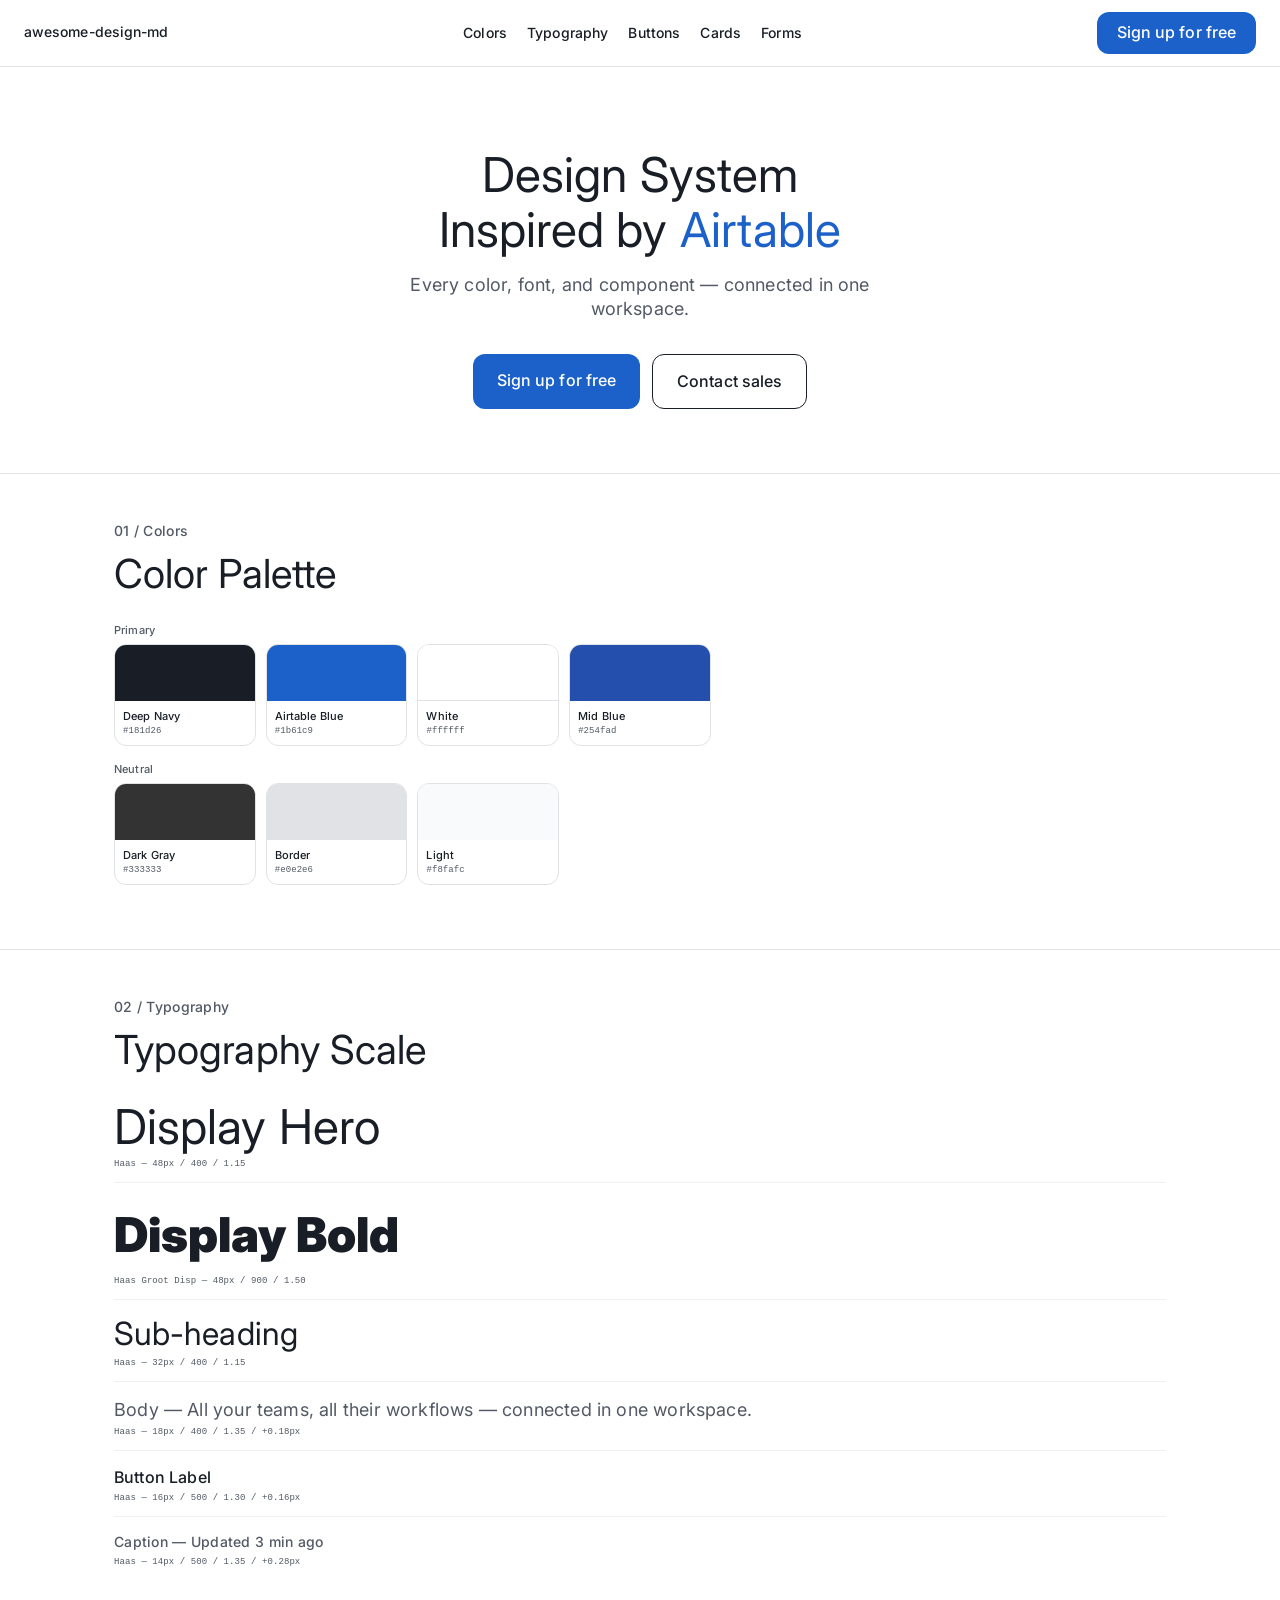
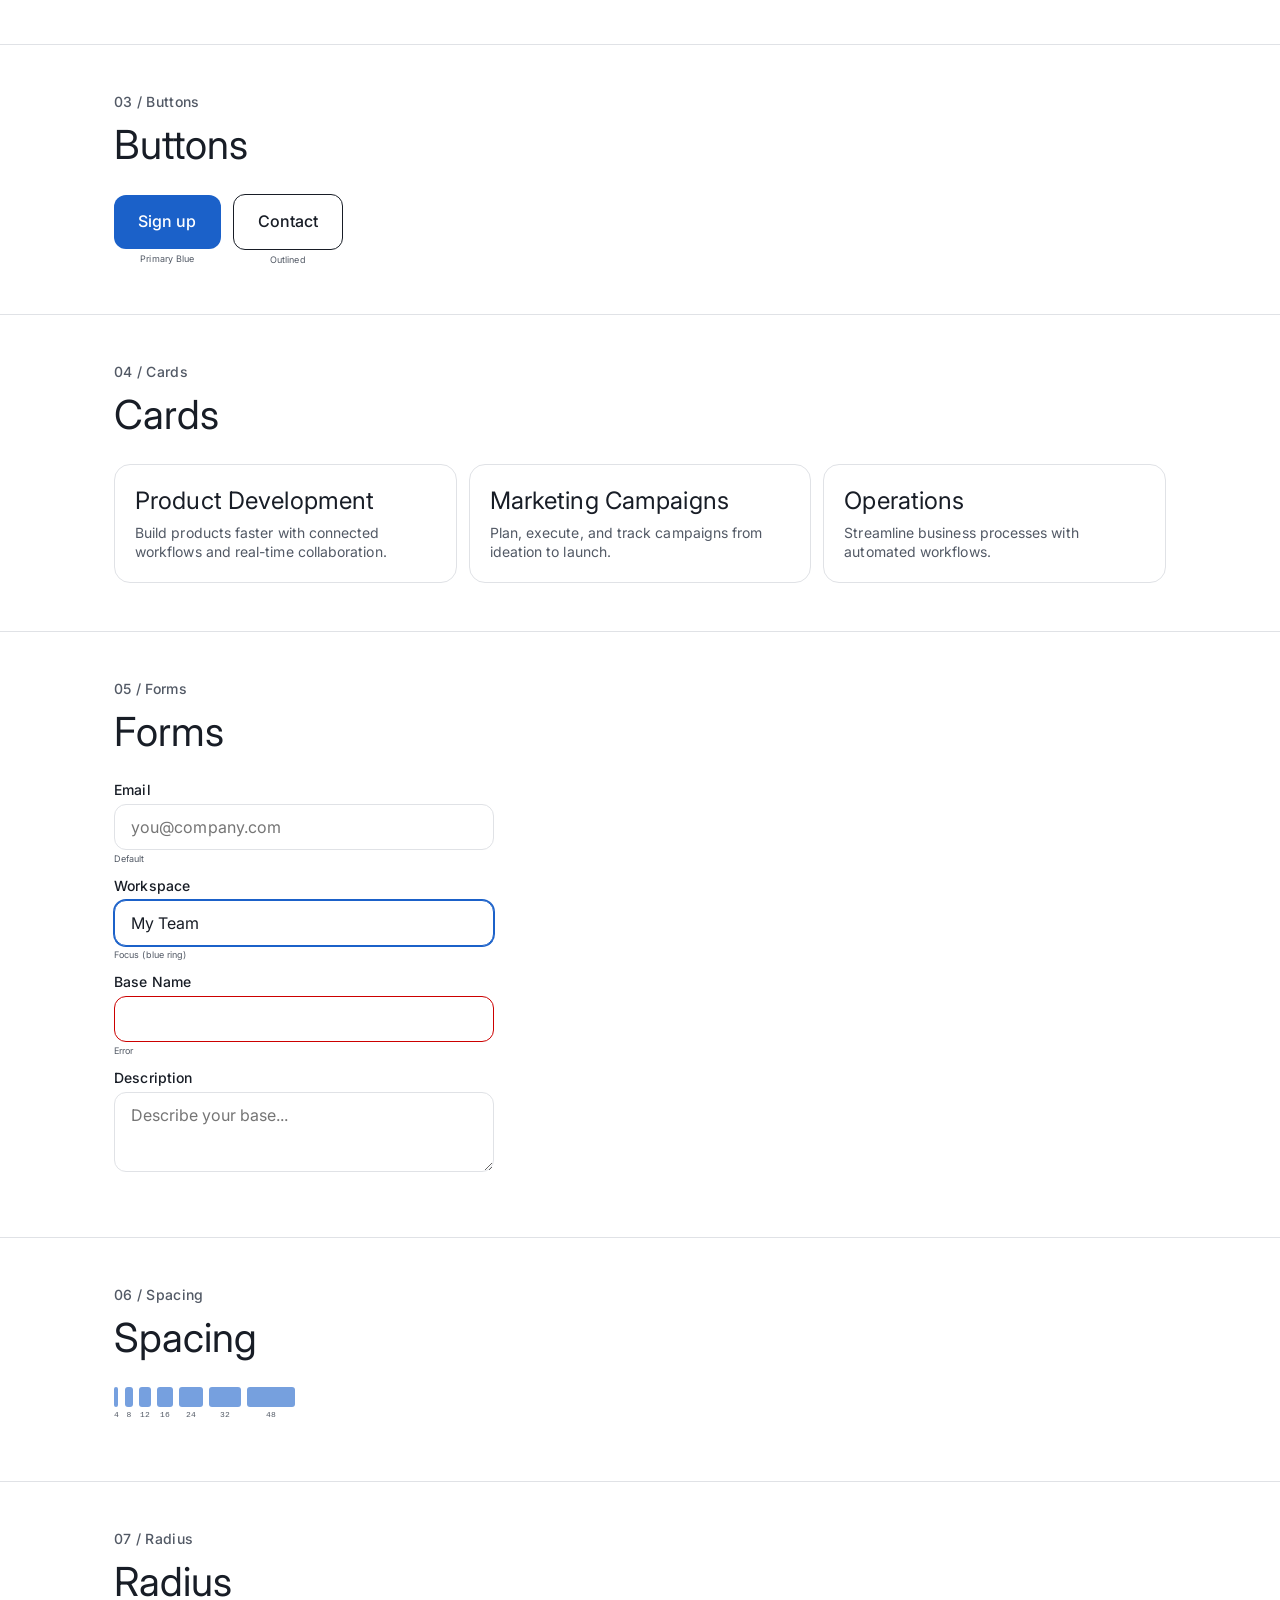
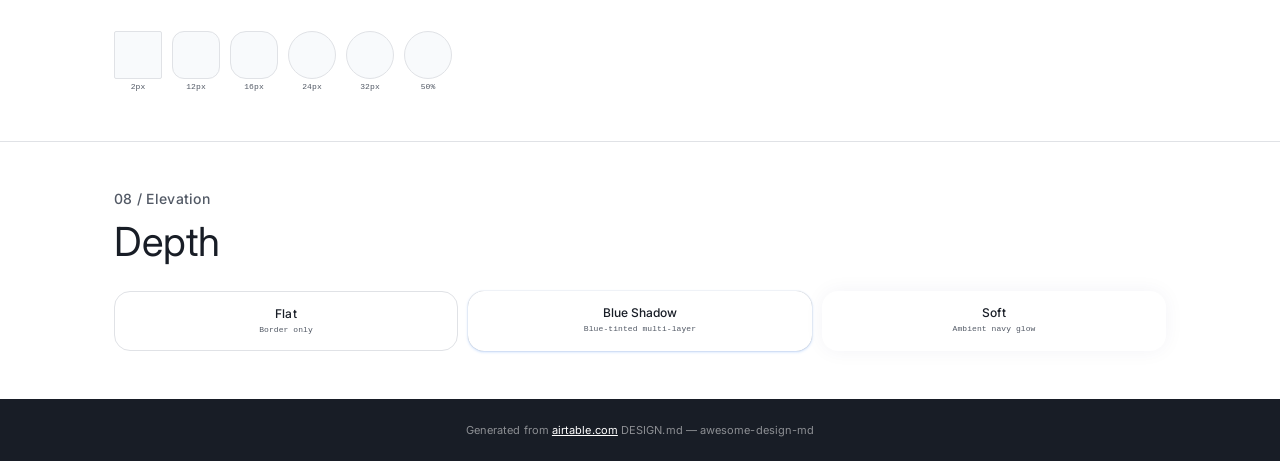
<file: brand-specs/airtable/preview.html>
<!DOCTYPE html>
<html lang="en">
<head>
<meta charset="UTF-8">
<meta name="viewport" content="width=device-width, initial-scale=1.0">
<title>Design System Preview: Airtable (Light)</title>
<link rel="preconnect" href="https://fonts.googleapis.com">
<link rel="preconnect" href="https://fonts.gstatic.com" crossorigin>
<link href="https://fonts.googleapis.com/css2?family=Inter:wght@400;500;600;900&display=swap" rel="stylesheet">
<style>
  :root { --white:#fff; --navy:#181d26; --blue:#1b61c9; --gray:#333; --border:#e0e2e6; --weak:rgba(4,14,32,0.69); --light:#f8fafc; --font:'Inter',-apple-system,system-ui,Segoe UI,Roboto,sans-serif; }
  * { margin:0; padding:0; box-sizing:border-box; }
  body { background:var(--white); color:var(--navy); font-family:var(--font); font-size:16px; line-height:1.35; letter-spacing:0.08px; -webkit-font-smoothing:antialiased; }

  .nav { position:sticky; top:0; z-index:100; display:flex; align-items:center; justify-content:space-between; padding:12px 24px; background:var(--white); border-bottom:1px solid var(--border); }
  .nav-brand { font-size:14px; font-weight:500; color:var(--navy); text-decoration:none; }
  .nav-links { display:flex; gap:20px; list-style:none; }
  .nav-links a { font-size:14px; font-weight:500; color:var(--navy); text-decoration:none; letter-spacing:0.14px; }
  .nav-links a:hover { color:var(--blue); }
  .nav-cta { display:inline-block; background:var(--blue); color:var(--white); padding:10px 20px; border-radius:12px; font-size:16px; font-weight:500; text-decoration:none; letter-spacing:0.08px; }

  .hero { padding:80px 24px 64px; text-align:center; }
  .hero h1 { font-size:48px; font-weight:400; line-height:1.15; margin-bottom:16px; }
  .hero h1 span { color:var(--blue); }
  .hero p { font-size:18px; color:var(--weak); max-width:520px; margin:0 auto 32px; letter-spacing:0.18px; line-height:1.35; }
  .hero-buttons { display:flex; gap:12px; justify-content:center; }
  .btn-blue { display:inline-block; background:var(--blue); color:var(--white); padding:16px 24px; border-radius:12px; font-size:16px; font-weight:500; text-decoration:none; border:none; }
  .btn-outline { display:inline-block; background:var(--white); color:var(--navy); padding:16px 24px; border-radius:12px; border:1px solid var(--navy); font-size:16px; font-weight:500; text-decoration:none; }

  .section { padding:48px 24px; max-width:1100px; margin:0 auto; }
  .section-label { font-size:14px; font-weight:500; color:var(--weak); letter-spacing:0.28px; margin-bottom:8px; }
  .section-title { font-size:40px; font-weight:400; line-height:1.25; margin-bottom:24px; }
  .section-divider { border:none; border-top:1px solid var(--border); margin:0; }

  .color-grid { display:grid; grid-template-columns:repeat(auto-fill, minmax(140px,1fr)); gap:10px; margin-bottom:16px; }
  .color-swatch { border-radius:12px; overflow:hidden; border:1px solid var(--border); }
  .color-swatch-block { height:56px; }
  .color-swatch-info { padding:8px; }
  .color-swatch-name { font-size:11px; font-weight:500; letter-spacing:0.11px; margin-bottom:1px; }
  .color-swatch-hex { font-size:9px; color:var(--weak); font-family:monospace; }
  .color-group-label { font-size:11px; font-weight:500; color:var(--weak); margin:16px 0 6px; letter-spacing:0.16px; }

  .type-sample { margin-bottom:16px; padding-bottom:12px; border-bottom:1px solid rgba(224,226,230,0.5); }
  .type-sample:last-child { border-bottom:none; }
  .type-meta { font-size:9px; color:var(--weak); margin-top:4px; font-family:monospace; }

  .button-row { display:flex; gap:12px; flex-wrap:wrap; align-items:center; }
  .button-item { text-align:center; }
  .button-label { font-size:9px; color:var(--weak); margin-top:4px; }

  .card-grid { display:grid; grid-template-columns:repeat(auto-fit, minmax(280px,1fr)); gap:12px; }
  .card { background:var(--white); border:1px solid var(--border); border-radius:16px; padding:20px; }
  .card h3 { font-size:24px; font-weight:400; letter-spacing:0.12px; line-height:1.30; margin-bottom:8px; }
  .card p { font-size:14px; color:var(--weak); letter-spacing:0.07px; }

  .form-group { margin-bottom:12px; max-width:380px; }
  .form-label { display:block; font-size:14px; font-weight:500; margin-bottom:4px; letter-spacing:0.14px; }
  .form-input { width:100%; background:var(--white); color:var(--navy); border:1px solid var(--border); padding:12px 16px; border-radius:12px; font-family:var(--font); font-size:16px; outline:none; letter-spacing:0.08px; }
  .form-input:focus { border-color:var(--blue); box-shadow:0 0 0 1px var(--blue); }
  .form-input--focus { border-color:var(--blue); box-shadow:0 0 0 1px var(--blue); }
  .form-input--error { border-color:#c00; }
  .form-textarea { width:100%; min-height:80px; background:var(--white); color:var(--navy); border:1px solid var(--border); padding:12px 16px; border-radius:12px; font-family:var(--font); font-size:16px; resize:vertical; outline:none; }
  .form-state-label { font-size:9px; color:var(--weak); margin-top:3px; }

  .spacing-row { display:flex; align-items:flex-end; gap:6px; flex-wrap:wrap; margin-bottom:12px; }
  .spacing-item { text-align:center; }
  .spacing-block { background:var(--blue); border-radius:3px; margin-bottom:3px; height:20px; opacity:0.6; }
  .spacing-value { font-size:8px; color:var(--weak); font-family:monospace; }

  .radius-row { display:flex; gap:10px; flex-wrap:wrap; }
  .radius-item { text-align:center; }
  .radius-box { width:48px; height:48px; background:var(--light); border:1px solid var(--border); margin-bottom:3px; }
  .radius-label { font-size:8px; color:var(--weak); font-family:monospace; }

  .elevation-grid { display:grid; grid-template-columns:repeat(auto-fit, minmax(180px,1fr)); gap:10px; }
  .elevation-card { background:var(--white); border-radius:16px; padding:14px; text-align:center; }
  .elevation-label { font-size:12px; font-weight:500; margin-bottom:3px; }
  .elevation-desc { font-size:8px; color:var(--weak); font-family:monospace; }

  .footer { padding:24px; text-align:center; background:var(--navy); color:rgba(255,255,255,0.5); font-size:11px; }
  .footer a { color:var(--white); text-decoration:underline; }

  @media (max-width:768px) { .hero h1 { font-size:32px; } .nav-links { display:none; } .section { padding:32px 16px; } .card-grid { grid-template-columns:1fr; } }
</style>
</head>
<body>

<nav class="nav"><a class="nav-brand" href="#">awesome-design-md</a><ul class="nav-links"><li><a href="#colors">Colors</a></li><li><a href="#typography">Typography</a></li><li><a href="#buttons">Buttons</a></li><li><a href="#cards">Cards</a></li><li><a href="#forms">Forms</a></li></ul><a class="nav-cta" href="#">Sign up for free</a></nav>

<section class="hero"><h1>Design System<br>Inspired by <span>Airtable</span></h1><p>Every color, font, and component — connected in one workspace.</p><div class="hero-buttons"><a class="btn-blue" href="#">Sign up for free</a><a class="btn-outline" href="#">Contact sales</a></div></section>

<hr class="section-divider">

<section class="section" id="colors"><div class="section-label">01 / Colors</div><h2 class="section-title">Color Palette</h2>
<div class="color-group-label">Primary</div>
<div class="color-grid">
<div class="color-swatch"><div class="color-swatch-block" style="background:#181d26"></div><div class="color-swatch-info"><div class="color-swatch-name">Deep Navy</div><div class="color-swatch-hex">#181d26</div></div></div>
<div class="color-swatch"><div class="color-swatch-block" style="background:#1b61c9"></div><div class="color-swatch-info"><div class="color-swatch-name">Airtable Blue</div><div class="color-swatch-hex">#1b61c9</div></div></div>
<div class="color-swatch"><div class="color-swatch-block" style="background:#ffffff; border-bottom:1px solid #e0e2e6"></div><div class="color-swatch-info"><div class="color-swatch-name">White</div><div class="color-swatch-hex">#ffffff</div></div></div>
<div class="color-swatch"><div class="color-swatch-block" style="background:#254fad"></div><div class="color-swatch-info"><div class="color-swatch-name">Mid Blue</div><div class="color-swatch-hex">#254fad</div></div></div>
</div>
<div class="color-group-label">Neutral</div>
<div class="color-grid">
<div class="color-swatch"><div class="color-swatch-block" style="background:#333333"></div><div class="color-swatch-info"><div class="color-swatch-name">Dark Gray</div><div class="color-swatch-hex">#333333</div></div></div>
<div class="color-swatch"><div class="color-swatch-block" style="background:#e0e2e6"></div><div class="color-swatch-info"><div class="color-swatch-name">Border</div><div class="color-swatch-hex">#e0e2e6</div></div></div>
<div class="color-swatch"><div class="color-swatch-block" style="background:#f8fafc"></div><div class="color-swatch-info"><div class="color-swatch-name">Light</div><div class="color-swatch-hex">#f8fafc</div></div></div>
</div></section>

<hr class="section-divider">

<section class="section" id="typography"><div class="section-label">02 / Typography</div><h2 class="section-title">Typography Scale</h2>
<div class="type-sample"><div style="font-size:48px; font-weight:400; line-height:1.15;">Display Hero</div><div class="type-meta">Haas — 48px / 400 / 1.15</div></div>
<div class="type-sample"><div style="font-size:48px; font-weight:900; line-height:1.50;">Display Bold</div><div class="type-meta">Haas Groot Disp — 48px / 900 / 1.50</div></div>
<div class="type-sample"><div style="font-size:32px; font-weight:400; line-height:1.15;">Sub-heading</div><div class="type-meta">Haas — 32px / 400 / 1.15</div></div>
<div class="type-sample"><div style="font-size:18px; font-weight:400; line-height:1.35; letter-spacing:0.18px; color:var(--weak);">Body — All your teams, all their workflows — connected in one workspace.</div><div class="type-meta">Haas — 18px / 400 / 1.35 / +0.18px</div></div>
<div class="type-sample"><div style="font-size:16px; font-weight:500; line-height:1.30; letter-spacing:0.16px;">Button Label</div><div class="type-meta">Haas — 16px / 500 / 1.30 / +0.16px</div></div>
<div class="type-sample"><div style="font-size:14px; font-weight:500; line-height:1.35; letter-spacing:0.28px; color:var(--weak);">Caption — Updated 3 min ago</div><div class="type-meta">Haas — 14px / 500 / 1.35 / +0.28px</div></div>
</section>

<hr class="section-divider">

<section class="section" id="buttons"><div class="section-label">03 / Buttons</div><h2 class="section-title">Buttons</h2>
<div class="button-row">
<div class="button-item"><a class="btn-blue" href="#">Sign up</a><div class="button-label">Primary Blue</div></div>
<div class="button-item"><a class="btn-outline" href="#">Contact</a><div class="button-label">Outlined</div></div>
</div></section>

<hr class="section-divider">

<section class="section" id="cards"><div class="section-label">04 / Cards</div><h2 class="section-title">Cards</h2>
<div class="card-grid">
<div class="card"><h3>Product Development</h3><p>Build products faster with connected workflows and real-time collaboration.</p></div>
<div class="card"><h3>Marketing Campaigns</h3><p>Plan, execute, and track campaigns from ideation to launch.</p></div>
<div class="card"><h3>Operations</h3><p>Streamline business processes with automated workflows.</p></div>
</div></section>

<hr class="section-divider">

<section class="section" id="forms"><div class="section-label">05 / Forms</div><h2 class="section-title">Forms</h2>
<div class="form-group"><label class="form-label">Email</label><input class="form-input" type="email" placeholder="you@company.com"><div class="form-state-label">Default</div></div>
<div class="form-group"><label class="form-label">Workspace</label><input class="form-input form-input--focus" type="text" value="My Team"><div class="form-state-label">Focus (blue ring)</div></div>
<div class="form-group"><label class="form-label">Base Name</label><input class="form-input form-input--error" type="text" value=""><div class="form-state-label">Error</div></div>
<div class="form-group"><label class="form-label">Description</label><textarea class="form-textarea" placeholder="Describe your base..."></textarea></div>
</section>

<hr class="section-divider">

<section class="section"><div class="section-label">06 / Spacing</div><h2 class="section-title">Spacing</h2>
<div class="spacing-row"><div class="spacing-item"><div class="spacing-block" style="width:4px"></div><div class="spacing-value">4</div></div><div class="spacing-item"><div class="spacing-block" style="width:8px"></div><div class="spacing-value">8</div></div><div class="spacing-item"><div class="spacing-block" style="width:12px"></div><div class="spacing-value">12</div></div><div class="spacing-item"><div class="spacing-block" style="width:16px"></div><div class="spacing-value">16</div></div><div class="spacing-item"><div class="spacing-block" style="width:24px"></div><div class="spacing-value">24</div></div><div class="spacing-item"><div class="spacing-block" style="width:32px"></div><div class="spacing-value">32</div></div><div class="spacing-item"><div class="spacing-block" style="width:48px"></div><div class="spacing-value">48</div></div></div></section>

<hr class="section-divider">

<section class="section"><div class="section-label">07 / Radius</div><h2 class="section-title">Radius</h2>
<div class="radius-row"><div class="radius-item"><div class="radius-box" style="border-radius:2px"></div><div class="radius-label">2px</div></div><div class="radius-item"><div class="radius-box" style="border-radius:12px"></div><div class="radius-label">12px</div></div><div class="radius-item"><div class="radius-box" style="border-radius:16px"></div><div class="radius-label">16px</div></div><div class="radius-item"><div class="radius-box" style="border-radius:24px"></div><div class="radius-label">24px</div></div><div class="radius-item"><div class="radius-box" style="border-radius:32px"></div><div class="radius-label">32px</div></div><div class="radius-item"><div class="radius-box" style="border-radius:50%; width:48px; height:48px;"></div><div class="radius-label">50%</div></div></div></section>

<hr class="section-divider">

<section class="section"><div class="section-label">08 / Elevation</div><h2 class="section-title">Depth</h2>
<div class="elevation-grid"><div class="elevation-card" style="border:1px solid var(--border);"><div class="elevation-label">Flat</div><div class="elevation-desc">Border only</div></div><div class="elevation-card" style="box-shadow:rgba(0,0,0,0.32) 0px 0px 1px, rgba(45,127,249,0.28) 0px 1px 3px;"><div class="elevation-label">Blue Shadow</div><div class="elevation-desc">Blue-tinted multi-layer</div></div><div class="elevation-card" style="box-shadow:rgba(15,48,106,0.05) 0px 0px 20px;"><div class="elevation-label">Soft</div><div class="elevation-desc">Ambient navy glow</div></div></div></section>

<footer class="footer">Generated from <a href="https://airtable.com/">airtable.com</a> DESIGN.md — awesome-design-md</footer>

</body>
</html>
</file>
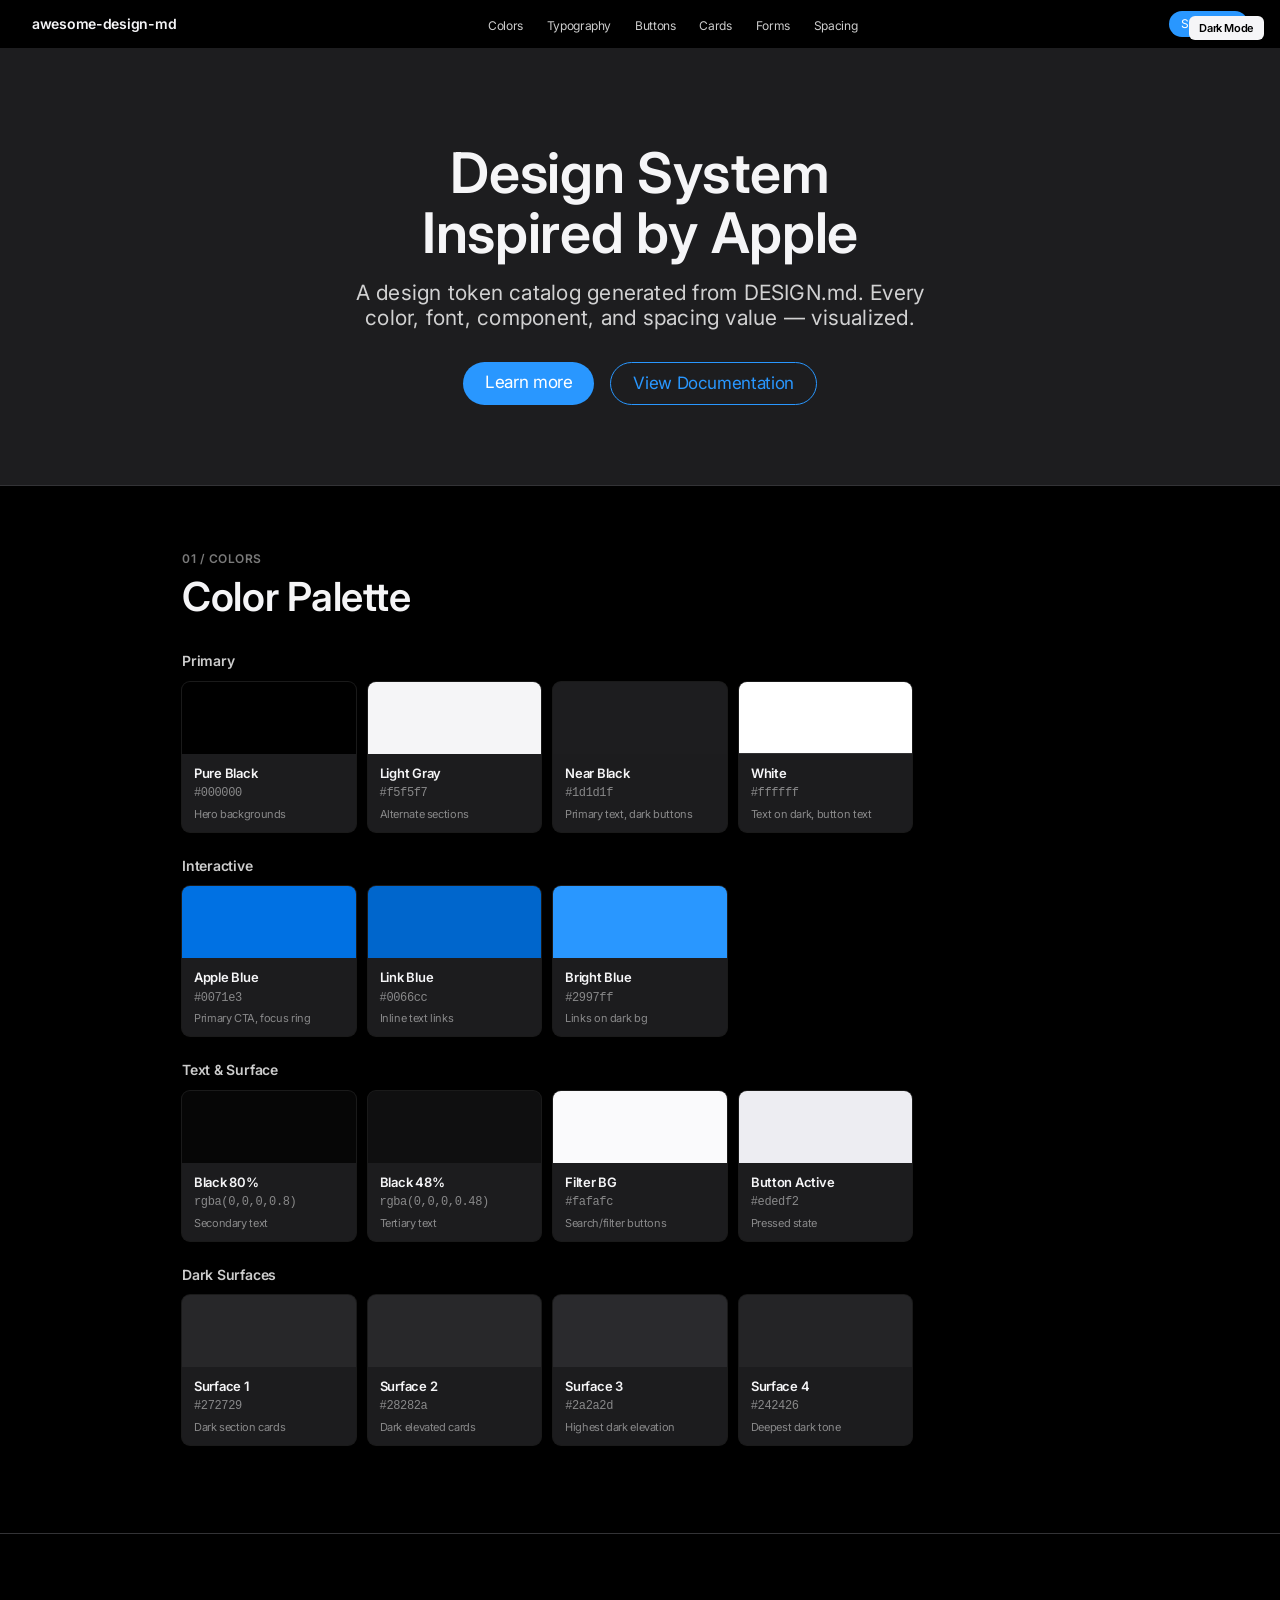
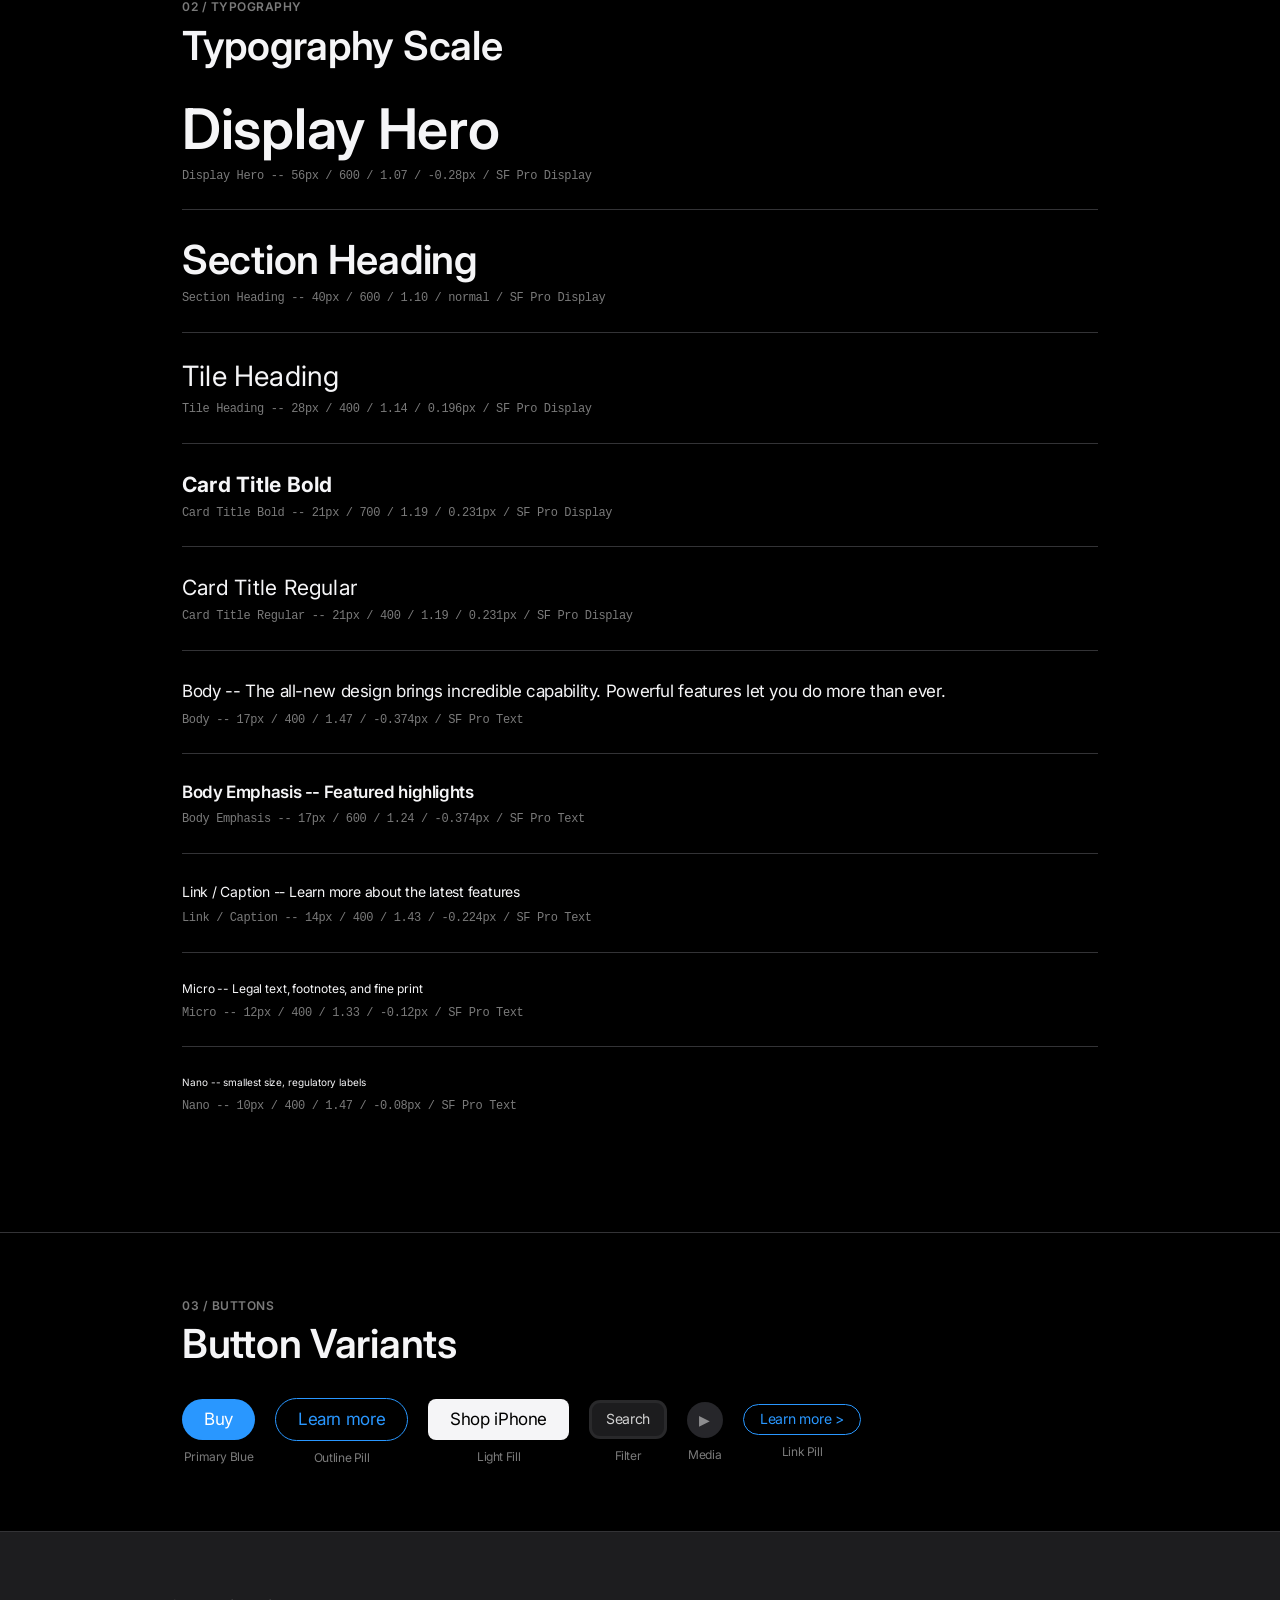
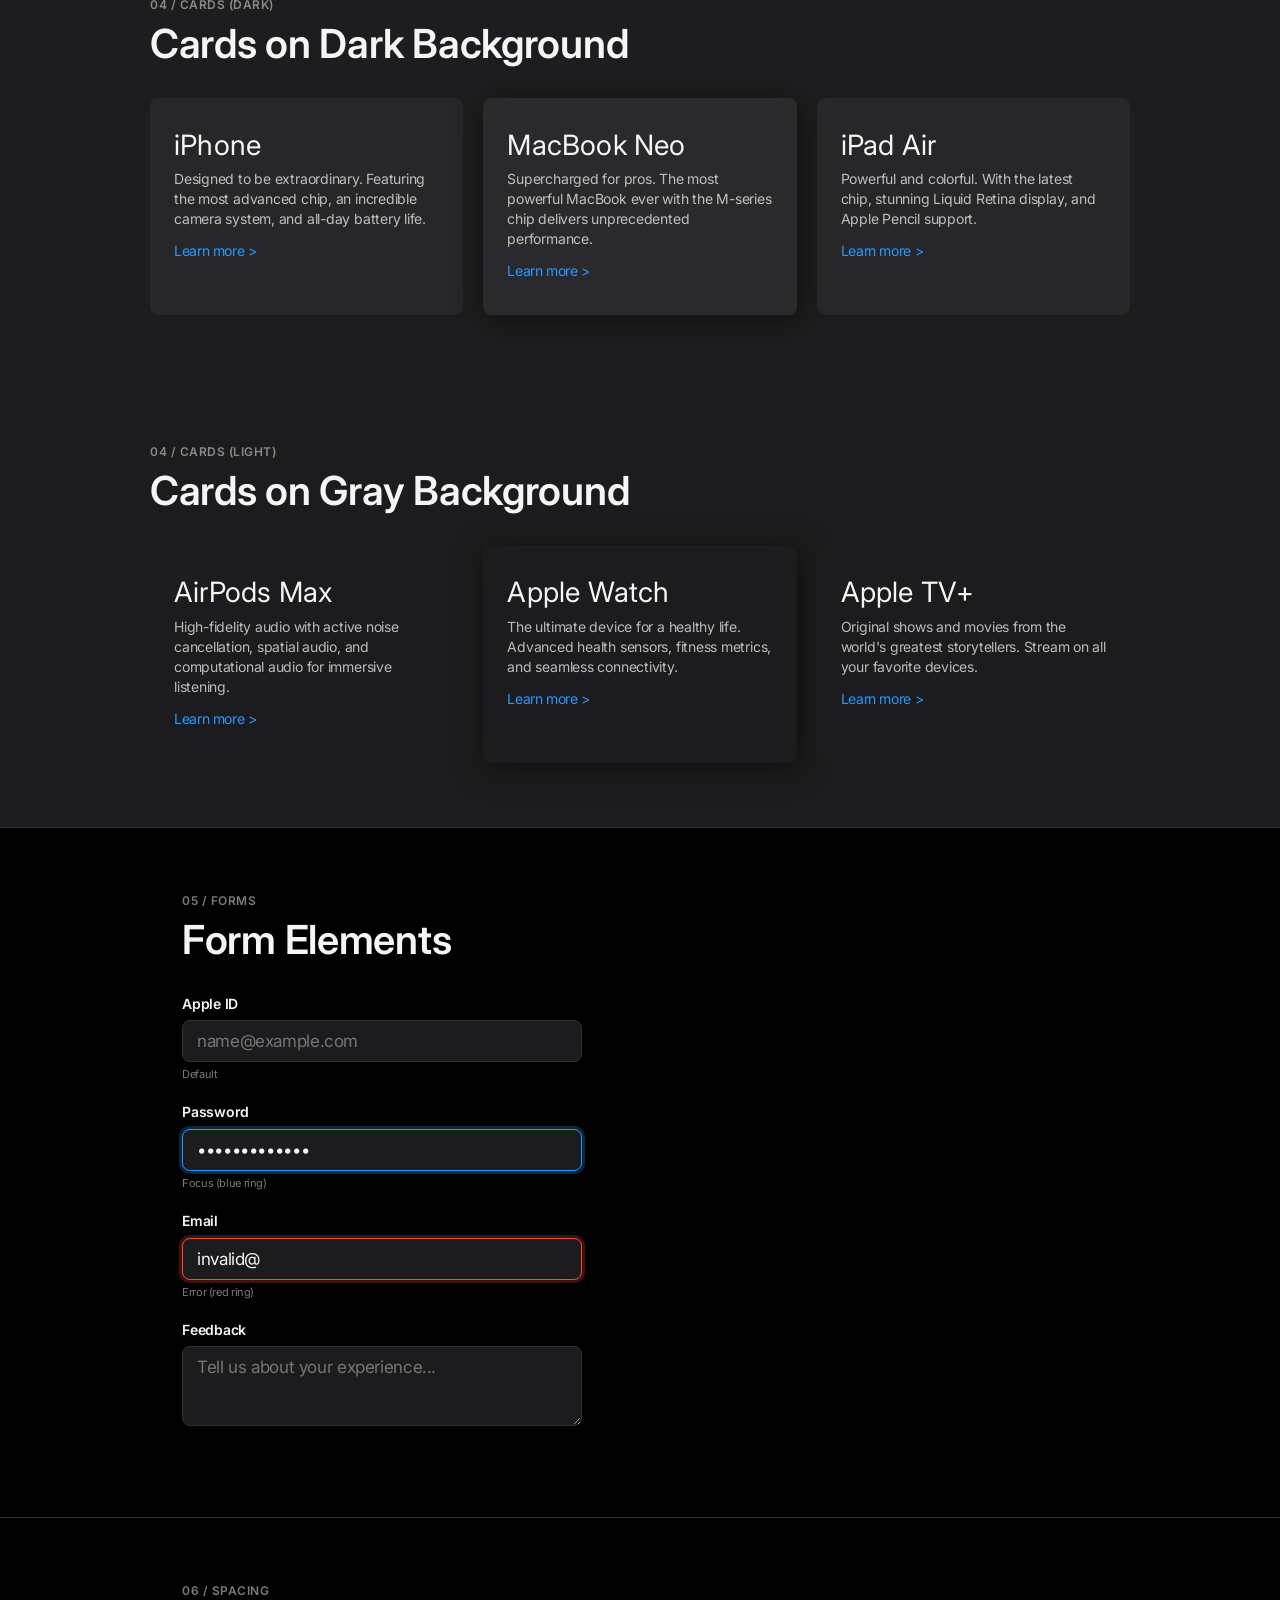
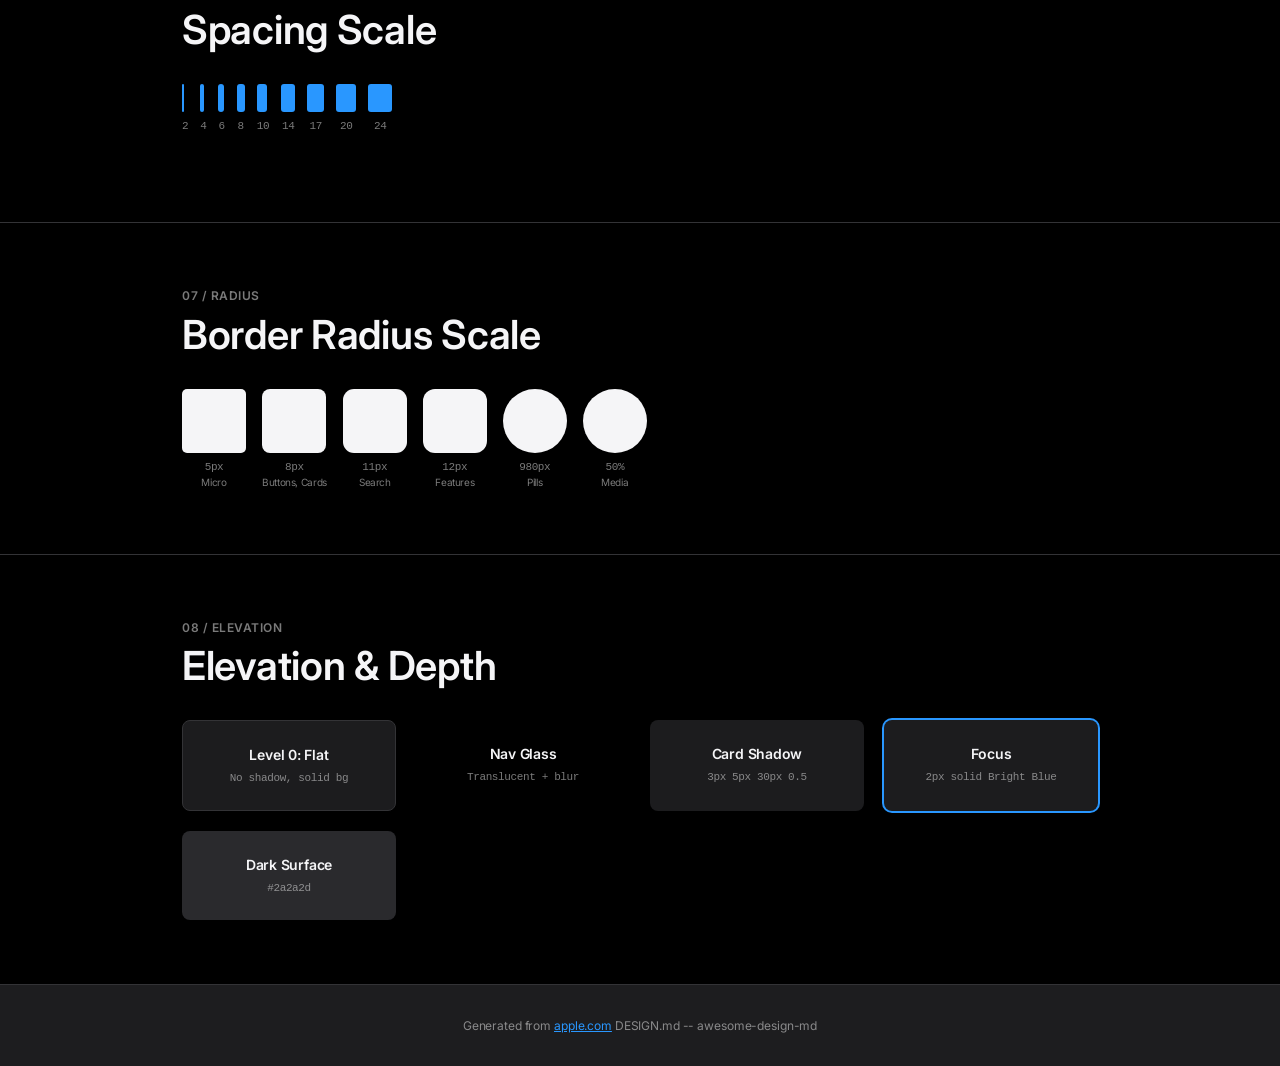
<file: brand-specs/apple/preview-dark.html>
<!DOCTYPE html>
<html lang="en">
<head>
<meta charset="UTF-8">
<meta name="viewport" content="width=device-width, initial-scale=1.0">
<title>Design System Preview: Apple (Dark)</title>
<link rel="preconnect" href="https://fonts.googleapis.com">
<link rel="preconnect" href="https://fonts.gstatic.com" crossorigin>
<link href="https://fonts.googleapis.com/css2?family=Inter:wght@300;400;500;600;700&display=swap" rel="stylesheet">
<style>
  :root {
    --black: #f5f5f7;
    --white: #000000;
    --pure-black: #000000;
    --light-gray: #1d1d1f;
    --apple-blue: #2997ff;
    --link-blue: #2997ff;
    --link-blue-dark: #2997ff;
    --gray-80: rgba(255,255,255,0.8);
    --gray-48: rgba(255,255,255,0.48);
    --button-active: #333336;
    --filter-bg: #1c1c1e;
    --dark-surface-1: #272729;
    --dark-surface-2: #28282a;
    --dark-surface-3: #2a2a2d;
    --overlay: rgba(60,60,67,0.64);
    --shadow-card: rgba(0,0,0,0.5) 3px 5px 30px 0px;
    --nav-bg: rgba(0,0,0,0.88);
    --font-display: 'Inter', -apple-system, BlinkMacSystemFont, 'SF Pro Display', 'Helvetica Neue', Helvetica, Arial, sans-serif;
    --font-text: 'Inter', -apple-system, BlinkMacSystemFont, 'SF Pro Text', 'Helvetica Neue', Helvetica, Arial, sans-serif;
  }
  * { margin: 0; padding: 0; box-sizing: border-box; }
  body {
    background: var(--white);
    color: var(--black);
    font-family: var(--font-text);
    font-size: 17px; font-weight: 400; line-height: 1.47;
    letter-spacing: -0.374px;
    -webkit-font-smoothing: antialiased;
  }

  /* NAV */
  .nav {
    position: sticky; top: 0; z-index: 100;
    display: flex; align-items: center; justify-content: space-between;
    padding: 0 32px; height: 48px;
    background: var(--nav-bg);
    backdrop-filter: saturate(180%) blur(20px);
    -webkit-backdrop-filter: saturate(180%) blur(20px);
  }
  .nav-brand { font-size: 14px; font-weight: 600; color: #f5f5f7; text-decoration: none; letter-spacing: -0.28px; }
  .nav-links { display: flex; gap: 24px; list-style: none; }
  .nav-links a { font-size: 12px; font-weight: 400; color: rgba(255,255,255,0.8); text-decoration: none; transition: color 0.15s; }
  .nav-links a:hover { color: #ffffff; }
  .nav-cta {
    display: inline-block; background: var(--apple-blue); color: #ffffff;
    padding: 4px 12px; border-radius: 980px; font-size: 12px; font-weight: 400;
    text-decoration: none; transition: opacity 0.15s;
  }
  .nav-cta:hover { opacity: 0.88; }

  /* DARK MODE BADGE */
  .dark-badge {
    position: fixed; top: 16px; right: 16px; z-index: 200;
    background: #f5f5f7; color: #000000;
    font-size: 11px; font-weight: 600; padding: 4px 10px; border-radius: 6px;
  }

  /* HERO */
  .hero { padding: 96px 32px 80px; text-align: center; background: var(--light-gray); }
  .hero h1 {
    font-family: var(--font-display);
    font-size: 56px; font-weight: 600; line-height: 1.07;
    letter-spacing: -0.28px; color: var(--black); margin-bottom: 16px;
  }
  .hero p { font-size: 21px; font-weight: 400; line-height: 1.19; letter-spacing: 0.231px; color: var(--gray-80); max-width: 600px; margin: 0 auto 32px; }
  .hero-buttons { display: flex; gap: 16px; justify-content: center; flex-wrap: wrap; }
  .btn-blue {
    display: inline-block; background: var(--apple-blue); color: #ffffff;
    padding: 8px 22px; border-radius: 980px; border: none;
    font-family: var(--font-text); font-size: 17px; font-weight: 400;
    text-decoration: none; cursor: pointer; transition: opacity 0.15s;
  }
  .btn-blue:hover { opacity: 0.88; }
  .btn-outline {
    display: inline-block; background: transparent; color: var(--apple-blue);
    padding: 8px 22px; border-radius: 980px;
    border: 1px solid var(--apple-blue);
    font-family: var(--font-text); font-size: 17px; font-weight: 400;
    text-decoration: none; cursor: pointer; transition: background 0.15s;
  }
  .btn-outline:hover { background: rgba(41,151,255,0.1); }

  /* SECTIONS */
  .section { padding: 64px 32px; max-width: 980px; margin: 0 auto; }
  .section-label { font-family: var(--font-text); font-size: 12px; font-weight: 600; color: var(--gray-48); text-transform: uppercase; margin-bottom: 8px; letter-spacing: 0.5px; }
  .section-title { font-family: var(--font-display); font-size: 40px; font-weight: 600; line-height: 1.10; letter-spacing: -0.28px; margin-bottom: 32px; }
  .section-divider { border: none; border-top: 1px solid #333336; margin: 0; }

  /* DARK SECTION (inverted for dark mode = lighter section) */
  .section-dark { background: #1d1d1f; color: #f5f5f7; padding: 64px 32px; }
  .section-dark .section-inner { max-width: 980px; margin: 0 auto; }
  .section-dark .section-label { color: rgba(255,255,255,0.48); }
  .section-dark .section-title { color: #f5f5f7; }

  /* GRAY SECTION (slightly lighter dark) */
  .section-gray { background: #1c1c1e; padding: 64px 32px; }
  .section-gray .section-inner { max-width: 980px; margin: 0 auto; }

  /* COLORS */
  .color-grid { display: grid; grid-template-columns: repeat(auto-fill, minmax(155px, 1fr)); gap: 12px; margin-bottom: 24px; }
  .color-swatch { border-radius: 8px; overflow: hidden; background: #1c1c1e; box-shadow: 0 0 0 1px rgba(255,255,255,0.1); }
  .color-swatch-block { height: 72px; width: 100%; }
  .color-swatch-info { padding: 10px 12px; }
  .color-swatch-name { font-size: 13px; font-weight: 600; margin-bottom: 2px; letter-spacing: -0.26px; color: var(--black); }
  .color-swatch-hex { font-size: 12px; color: var(--gray-48); font-family: ui-monospace, SFMono-Regular, 'SF Mono', Menlo, monospace; }
  .color-swatch-role { font-size: 11px; color: var(--gray-48); margin-top: 3px; }
  .color-group-label { font-size: 14px; font-weight: 600; color: var(--gray-80); letter-spacing: -0.224px; margin: 24px 0 10px; }

  /* TYPOGRAPHY */
  .type-sample { margin-bottom: 28px; padding-bottom: 24px; border-bottom: 1px solid #333336; }
  .type-sample:last-child { border-bottom: none; }
  .type-meta { font-family: ui-monospace, SFMono-Regular, 'SF Mono', Menlo, monospace; font-size: 12px; font-weight: 400; color: var(--gray-48); margin-top: 8px; }

  /* BUTTONS */
  .button-row { display: flex; gap: 20px; flex-wrap: wrap; align-items: center; }
  .button-item { text-align: center; }
  .button-label { font-size: 12px; font-weight: 400; color: var(--gray-48); margin-top: 8px; }
  .btn-dark-fill {
    display: inline-block; background: #f5f5f7; color: #000000;
    padding: 8px 22px; border-radius: 8px; border: none;
    font-family: var(--font-text); font-size: 17px; font-weight: 400;
    text-decoration: none; cursor: pointer;
  }
  .btn-filter {
    display: inline-block; background: var(--filter-bg); color: var(--gray-80);
    padding: 6px 14px; border-radius: 11px; border: 3px solid rgba(255,255,255,0.06);
    font-family: var(--font-text); font-size: 14px; font-weight: 400;
    text-decoration: none; cursor: pointer;
  }
  .btn-media {
    display: inline-flex; align-items: center; justify-content: center;
    width: 36px; height: 36px; border-radius: 50%;
    background: var(--overlay); color: var(--gray-48); border: none;
    font-size: 14px; cursor: pointer;
  }

  /* CARDS */
  .card-grid { display: grid; grid-template-columns: repeat(auto-fit, minmax(280px, 1fr)); gap: 20px; }
  .card { background: var(--dark-surface-1); border-radius: 8px; padding: 32px 24px; transition: box-shadow 0.3s; }
  .card:hover { box-shadow: var(--shadow-card); }
  .card h3 { font-family: var(--font-display); font-size: 28px; font-weight: 400; letter-spacing: 0.196px; line-height: 1.14; margin-bottom: 8px; color: #f5f5f7; }
  .card p { font-size: 14px; color: rgba(255,255,255,0.7); line-height: 1.43; letter-spacing: -0.224px; }
  .card-link { font-size: 14px; color: var(--link-blue); text-decoration: none; margin-top: 12px; display: inline-block; }
  .card-link:hover { text-decoration: underline; }

  .card-light { background: #1c1c1e; }
  .card-elevated { background: var(--dark-surface-3); }

  /* FORMS */
  .form-group { margin-bottom: 20px; max-width: 400px; }
  .form-label { display: block; font-size: 14px; font-weight: 600; color: var(--black); margin-bottom: 6px; letter-spacing: -0.224px; }
  .form-input {
    width: 100%; background: #1c1c1e; color: var(--black);
    border: 1px solid #333336; padding: 10px 14px; border-radius: 8px;
    font-family: var(--font-text); font-size: 17px; outline: none;
    letter-spacing: -0.374px; transition: border-color 0.15s;
  }
  .form-input:focus { border-color: var(--apple-blue); box-shadow: 0 0 0 3px rgba(41,151,255,0.25); }
  .form-input--focus { border-color: var(--apple-blue); box-shadow: 0 0 0 3px rgba(41,151,255,0.25); }
  .form-input--error { border-color: #ff453a; box-shadow: 0 0 0 3px rgba(255,69,58,0.25); }
  .form-textarea {
    width: 100%; min-height: 80px; background: #1c1c1e; color: var(--black);
    border: 1px solid #333336; padding: 10px 14px; border-radius: 8px;
    font-family: var(--font-text); font-size: 17px; resize: vertical; outline: none;
    letter-spacing: -0.374px;
  }
  .form-state-label { font-size: 11px; color: var(--gray-48); margin-top: 4px; }

  /* SPACING */
  .spacing-row { display: flex; align-items: flex-end; gap: 12px; flex-wrap: wrap; margin-bottom: 24px; }
  .spacing-item { text-align: center; }
  .spacing-block { background: var(--apple-blue); border-radius: 3px; margin-bottom: 6px; height: 28px; }
  .spacing-value { font-family: ui-monospace, SFMono-Regular, 'SF Mono', Menlo, monospace; font-size: 11px; font-weight: 500; color: var(--gray-48); }

  /* RADIUS */
  .radius-row { display: flex; gap: 16px; flex-wrap: wrap; align-items: center; }
  .radius-item { text-align: center; }
  .radius-box { width: 64px; height: 64px; background: var(--black); margin-bottom: 6px; }
  .radius-label { font-family: ui-monospace, SFMono-Regular, 'SF Mono', Menlo, monospace; font-size: 11px; font-weight: 500; color: var(--gray-48); }
  .radius-context { font-size: 10px; color: var(--gray-48); }

  /* ELEVATION */
  .elevation-grid { display: grid; grid-template-columns: repeat(auto-fit, minmax(200px, 1fr)); gap: 20px; }
  .elevation-card { background: #1c1c1e; border-radius: 8px; padding: 24px; text-align: center; }
  .elevation-label { font-size: 14px; font-weight: 600; letter-spacing: -0.224px; margin-bottom: 4px; }
  .elevation-desc { font-family: ui-monospace, SFMono-Regular, 'SF Mono', Menlo, monospace; font-size: 11px; color: var(--gray-48); }

  /* FOOTER */
  .footer { padding: 32px; text-align: center; background: #1d1d1f; font-size: 12px; color: var(--gray-48); letter-spacing: -0.12px; border-top: 1px solid #333336; }
  .footer a { color: var(--link-blue); text-decoration: underline; }

  @media (max-width: 768px) {
    .hero h1 { font-size: 40px; }
    .nav-links { display: none; }
    .section { padding: 48px 20px; }
    .section-dark { padding: 48px 20px; }
    .section-gray { padding: 48px 20px; }
    .card-grid { grid-template-columns: 1fr; }
  }
</style>
</head>
<body>

<nav class="nav">
  <a class="nav-brand" href="#">awesome-design-md</a>
  <ul class="nav-links">
    <li><a href="#colors">Colors</a></li>
    <li><a href="#typography">Typography</a></li>
    <li><a href="#buttons">Buttons</a></li>
    <li><a href="#cards">Cards</a></li>
    <li><a href="#forms">Forms</a></li>
    <li><a href="#spacing">Spacing</a></li>
  </ul>
  <a class="nav-cta" href="#">Shop Now</a>
</nav>
<div class="dark-badge">Dark Mode</div>

<section class="hero">
  <h1>Design System<br>Inspired by Apple</h1>
  <p>A design token catalog generated from DESIGN.md. Every color, font, component, and spacing value — visualized.</p>
  <div class="hero-buttons">
    <a class="btn-blue" href="#">Learn more</a>
    <a class="btn-outline" href="#">View Documentation</a>
  </div>
</section>

<hr class="section-divider">

<section class="section" id="colors">
  <div class="section-label">01 / Colors</div>
  <h2 class="section-title">Color Palette</h2>

  <div class="color-group-label">Primary</div>
  <div class="color-grid">
    <div class="color-swatch"><div class="color-swatch-block" style="background:#000000"></div><div class="color-swatch-info"><div class="color-swatch-name">Pure Black</div><div class="color-swatch-hex">#000000</div><div class="color-swatch-role">Hero backgrounds</div></div></div>
    <div class="color-swatch"><div class="color-swatch-block" style="background:#f5f5f7"></div><div class="color-swatch-info"><div class="color-swatch-name">Light Gray</div><div class="color-swatch-hex">#f5f5f7</div><div class="color-swatch-role">Alternate sections</div></div></div>
    <div class="color-swatch"><div class="color-swatch-block" style="background:#1d1d1f"></div><div class="color-swatch-info"><div class="color-swatch-name">Near Black</div><div class="color-swatch-hex">#1d1d1f</div><div class="color-swatch-role">Primary text, dark buttons</div></div></div>
    <div class="color-swatch"><div class="color-swatch-block" style="background:#ffffff; border-bottom:1px solid #333336"></div><div class="color-swatch-info"><div class="color-swatch-name">White</div><div class="color-swatch-hex">#ffffff</div><div class="color-swatch-role">Text on dark, button text</div></div></div>
  </div>

  <div class="color-group-label">Interactive</div>
  <div class="color-grid">
    <div class="color-swatch"><div class="color-swatch-block" style="background:#0071e3"></div><div class="color-swatch-info"><div class="color-swatch-name">Apple Blue</div><div class="color-swatch-hex">#0071e3</div><div class="color-swatch-role">Primary CTA, focus ring</div></div></div>
    <div class="color-swatch"><div class="color-swatch-block" style="background:#0066cc"></div><div class="color-swatch-info"><div class="color-swatch-name">Link Blue</div><div class="color-swatch-hex">#0066cc</div><div class="color-swatch-role">Inline text links</div></div></div>
    <div class="color-swatch"><div class="color-swatch-block" style="background:#2997ff"></div><div class="color-swatch-info"><div class="color-swatch-name">Bright Blue</div><div class="color-swatch-hex">#2997ff</div><div class="color-swatch-role">Links on dark bg</div></div></div>
  </div>

  <div class="color-group-label">Text & Surface</div>
  <div class="color-grid">
    <div class="color-swatch"><div class="color-swatch-block" style="background:rgba(0,0,0,0.8)"></div><div class="color-swatch-info"><div class="color-swatch-name">Black 80%</div><div class="color-swatch-hex">rgba(0,0,0,0.8)</div><div class="color-swatch-role">Secondary text</div></div></div>
    <div class="color-swatch"><div class="color-swatch-block" style="background:rgba(0,0,0,0.48)"></div><div class="color-swatch-info"><div class="color-swatch-name">Black 48%</div><div class="color-swatch-hex">rgba(0,0,0,0.48)</div><div class="color-swatch-role">Tertiary text</div></div></div>
    <div class="color-swatch"><div class="color-swatch-block" style="background:#fafafc"></div><div class="color-swatch-info"><div class="color-swatch-name">Filter BG</div><div class="color-swatch-hex">#fafafc</div><div class="color-swatch-role">Search/filter buttons</div></div></div>
    <div class="color-swatch"><div class="color-swatch-block" style="background:#ededf2"></div><div class="color-swatch-info"><div class="color-swatch-name">Button Active</div><div class="color-swatch-hex">#ededf2</div><div class="color-swatch-role">Pressed state</div></div></div>
  </div>

  <div class="color-group-label">Dark Surfaces</div>
  <div class="color-grid">
    <div class="color-swatch"><div class="color-swatch-block" style="background:#272729"></div><div class="color-swatch-info"><div class="color-swatch-name">Surface 1</div><div class="color-swatch-hex">#272729</div><div class="color-swatch-role">Dark section cards</div></div></div>
    <div class="color-swatch"><div class="color-swatch-block" style="background:#28282a"></div><div class="color-swatch-info"><div class="color-swatch-name">Surface 2</div><div class="color-swatch-hex">#28282a</div><div class="color-swatch-role">Dark elevated cards</div></div></div>
    <div class="color-swatch"><div class="color-swatch-block" style="background:#2a2a2d"></div><div class="color-swatch-info"><div class="color-swatch-name">Surface 3</div><div class="color-swatch-hex">#2a2a2d</div><div class="color-swatch-role">Highest dark elevation</div></div></div>
    <div class="color-swatch"><div class="color-swatch-block" style="background:#242426"></div><div class="color-swatch-info"><div class="color-swatch-name">Surface 4</div><div class="color-swatch-hex">#242426</div><div class="color-swatch-role">Deepest dark tone</div></div></div>
  </div>
</section>

<hr class="section-divider">

<section class="section" id="typography">
  <div class="section-label">02 / Typography</div>
  <h2 class="section-title">Typography Scale</h2>

  <div class="type-sample"><div style="font-family:var(--font-display); font-size:56px; font-weight:600; line-height:1.07; letter-spacing:-0.28px;">Display Hero</div><div class="type-meta">Display Hero -- 56px / 600 / 1.07 / -0.28px / SF Pro Display</div></div>
  <div class="type-sample"><div style="font-family:var(--font-display); font-size:40px; font-weight:600; line-height:1.10; letter-spacing:-0.28px;">Section Heading</div><div class="type-meta">Section Heading -- 40px / 600 / 1.10 / normal / SF Pro Display</div></div>
  <div class="type-sample"><div style="font-family:var(--font-display); font-size:28px; font-weight:400; line-height:1.14; letter-spacing:0.196px;">Tile Heading</div><div class="type-meta">Tile Heading -- 28px / 400 / 1.14 / 0.196px / SF Pro Display</div></div>
  <div class="type-sample"><div style="font-family:var(--font-display); font-size:21px; font-weight:700; line-height:1.19; letter-spacing:0.231px;">Card Title Bold</div><div class="type-meta">Card Title Bold -- 21px / 700 / 1.19 / 0.231px / SF Pro Display</div></div>
  <div class="type-sample"><div style="font-family:var(--font-display); font-size:21px; font-weight:400; line-height:1.19; letter-spacing:0.231px;">Card Title Regular</div><div class="type-meta">Card Title Regular -- 21px / 400 / 1.19 / 0.231px / SF Pro Display</div></div>
  <div class="type-sample"><div style="font-family:var(--font-text); font-size:17px; font-weight:400; line-height:1.47; letter-spacing:-0.374px;">Body -- The all-new design brings incredible capability. Powerful features let you do more than ever.</div><div class="type-meta">Body -- 17px / 400 / 1.47 / -0.374px / SF Pro Text</div></div>
  <div class="type-sample"><div style="font-family:var(--font-text); font-size:17px; font-weight:600; line-height:1.24; letter-spacing:-0.374px;">Body Emphasis -- Featured highlights</div><div class="type-meta">Body Emphasis -- 17px / 600 / 1.24 / -0.374px / SF Pro Text</div></div>
  <div class="type-sample"><div style="font-family:var(--font-text); font-size:14px; font-weight:400; line-height:1.43; letter-spacing:-0.224px;">Link / Caption -- Learn more about the latest features</div><div class="type-meta">Link / Caption -- 14px / 400 / 1.43 / -0.224px / SF Pro Text</div></div>
  <div class="type-sample"><div style="font-family:var(--font-text); font-size:12px; font-weight:400; line-height:1.33; letter-spacing:-0.12px;">Micro -- Legal text, footnotes, and fine print</div><div class="type-meta">Micro -- 12px / 400 / 1.33 / -0.12px / SF Pro Text</div></div>
  <div class="type-sample"><div style="font-family:var(--font-text); font-size:10px; font-weight:400; line-height:1.47; letter-spacing:-0.08px;">Nano -- smallest size, regulatory labels</div><div class="type-meta">Nano -- 10px / 400 / 1.47 / -0.08px / SF Pro Text</div></div>
</section>

<hr class="section-divider">

<section class="section" id="buttons">
  <div class="section-label">03 / Buttons</div>
  <h2 class="section-title">Button Variants</h2>
  <div class="button-row">
    <div class="button-item"><a class="btn-blue" href="#">Buy</a><div class="button-label">Primary Blue</div></div>
    <div class="button-item"><a class="btn-outline" href="#">Learn more</a><div class="button-label">Outline Pill</div></div>
    <div class="button-item"><a class="btn-dark-fill" href="#">Shop iPhone</a><div class="button-label">Light Fill</div></div>
    <div class="button-item"><a class="btn-filter" href="#">Search</a><div class="button-label">Filter</div></div>
    <div class="button-item"><button class="btn-media">&#9654;</button><div class="button-label">Media</div></div>
    <div class="button-item"><span style="display:inline-block; background:transparent; color:var(--link-blue); padding:4px 16px; border-radius:980px; border:1px solid var(--link-blue); font-size:14px; font-weight:400; letter-spacing:-0.224px;">Learn more ></span><div class="button-label">Link Pill</div></div>
  </div>
</section>

<hr class="section-divider">

<div class="section-dark">
<section class="section-inner" id="cards-dark">
  <div class="section-label">04 / Cards (Dark)</div>
  <h2 class="section-title">Cards on Dark Background</h2>
  <div class="card-grid">
    <div class="card">
      <h3>iPhone</h3>
      <p>Designed to be extraordinary. Featuring the most advanced chip, an incredible camera system, and all-day battery life.</p>
      <a class="card-link" href="#">Learn more ></a>
    </div>
    <div class="card card-elevated" style="box-shadow: var(--shadow-card);">
      <h3>MacBook Neo</h3>
      <p>Supercharged for pros. The most powerful MacBook ever with the M-series chip delivers unprecedented performance.</p>
      <a class="card-link" href="#">Learn more ></a>
    </div>
    <div class="card">
      <h3>iPad Air</h3>
      <p>Powerful and colorful. With the latest chip, stunning Liquid Retina display, and Apple Pencil support.</p>
      <a class="card-link" href="#">Learn more ></a>
    </div>
  </div>
</section>
</div>

<section class="section-gray">
<div class="section-inner" id="cards-light">
  <div class="section-label">04 / Cards (Light)</div>
  <h2 class="section-title">Cards on Gray Background</h2>
  <div class="card-grid">
    <div class="card card-light">
      <h3>AirPods Max</h3>
      <p>High-fidelity audio with active noise cancellation, spatial audio, and computational audio for immersive listening.</p>
      <a class="card-link" href="#">Learn more ></a>
    </div>
    <div class="card card-light" style="box-shadow: var(--shadow-card);">
      <h3>Apple Watch</h3>
      <p>The ultimate device for a healthy life. Advanced health sensors, fitness metrics, and seamless connectivity.</p>
      <a class="card-link" href="#">Learn more ></a>
    </div>
    <div class="card card-light">
      <h3>Apple TV+</h3>
      <p>Original shows and movies from the world's greatest storytellers. Stream on all your favorite devices.</p>
      <a class="card-link" href="#">Learn more ></a>
    </div>
  </div>
</div>
</section>

<hr class="section-divider">

<section class="section" id="forms">
  <div class="section-label">05 / Forms</div>
  <h2 class="section-title">Form Elements</h2>
  <div class="form-group"><label class="form-label">Apple ID</label><input class="form-input" type="text" placeholder="name@example.com"><div class="form-state-label">Default</div></div>
  <div class="form-group"><label class="form-label">Password</label><input class="form-input form-input--focus" type="password" value="mypassword123"><div class="form-state-label">Focus (blue ring)</div></div>
  <div class="form-group"><label class="form-label">Email</label><input class="form-input form-input--error" type="text" value="invalid@"><div class="form-state-label">Error (red ring)</div></div>
  <div class="form-group"><label class="form-label">Feedback</label><textarea class="form-textarea" placeholder="Tell us about your experience..."></textarea></div>
</section>

<hr class="section-divider">

<section class="section" id="spacing">
  <div class="section-label">06 / Spacing</div>
  <h2 class="section-title">Spacing Scale</h2>
  <div class="spacing-row">
    <div class="spacing-item"><div class="spacing-block" style="width:2px"></div><div class="spacing-value">2</div></div>
    <div class="spacing-item"><div class="spacing-block" style="width:4px"></div><div class="spacing-value">4</div></div>
    <div class="spacing-item"><div class="spacing-block" style="width:6px"></div><div class="spacing-value">6</div></div>
    <div class="spacing-item"><div class="spacing-block" style="width:8px"></div><div class="spacing-value">8</div></div>
    <div class="spacing-item"><div class="spacing-block" style="width:10px"></div><div class="spacing-value">10</div></div>
    <div class="spacing-item"><div class="spacing-block" style="width:14px"></div><div class="spacing-value">14</div></div>
    <div class="spacing-item"><div class="spacing-block" style="width:17px"></div><div class="spacing-value">17</div></div>
    <div class="spacing-item"><div class="spacing-block" style="width:20px"></div><div class="spacing-value">20</div></div>
    <div class="spacing-item"><div class="spacing-block" style="width:24px"></div><div class="spacing-value">24</div></div>
  </div>
</section>

<hr class="section-divider">

<section class="section" id="radius">
  <div class="section-label">07 / Radius</div>
  <h2 class="section-title">Border Radius Scale</h2>
  <div class="radius-row">
    <div class="radius-item"><div class="radius-box" style="border-radius:5px"></div><div class="radius-label">5px</div><div class="radius-context">Micro</div></div>
    <div class="radius-item"><div class="radius-box" style="border-radius:8px"></div><div class="radius-label">8px</div><div class="radius-context">Buttons, Cards</div></div>
    <div class="radius-item"><div class="radius-box" style="border-radius:11px"></div><div class="radius-label">11px</div><div class="radius-context">Search</div></div>
    <div class="radius-item"><div class="radius-box" style="border-radius:12px"></div><div class="radius-label">12px</div><div class="radius-context">Features</div></div>
    <div class="radius-item"><div class="radius-box" style="border-radius:980px"></div><div class="radius-label">980px</div><div class="radius-context">Pills</div></div>
    <div class="radius-item"><div class="radius-box" style="border-radius:50%"></div><div class="radius-label">50%</div><div class="radius-context">Media</div></div>
  </div>
</section>

<hr class="section-divider">

<section class="section" id="elevation">
  <div class="section-label">08 / Elevation</div>
  <h2 class="section-title">Elevation & Depth</h2>
  <div class="elevation-grid">
    <div class="elevation-card" style="border:1px solid #333336;"><div class="elevation-label">Level 0: Flat</div><div class="elevation-desc">No shadow, solid bg</div></div>
    <div class="elevation-card" style="background:rgba(0,0,0,0.8); backdrop-filter:blur(20px);"><div class="elevation-label">Nav Glass</div><div class="elevation-desc">Translucent + blur</div></div>
    <div class="elevation-card" style="box-shadow:rgba(0,0,0,0.5) 3px 5px 30px 0px;"><div class="elevation-label">Card Shadow</div><div class="elevation-desc">3px 5px 30px 0.5</div></div>
    <div class="elevation-card" style="box-shadow:0 0 0 2px #2997ff;"><div class="elevation-label">Focus</div><div class="elevation-desc">2px solid Bright Blue</div></div>
    <div class="elevation-card" style="background:var(--dark-surface-3);"><div class="elevation-label">Dark Surface</div><div class="elevation-desc">#2a2a2d</div></div>
  </div>
</section>

<footer class="footer">
  Generated from <a href="https://apple.com/">apple.com</a> DESIGN.md -- awesome-design-md
</footer>

</body>
</html>
</file>
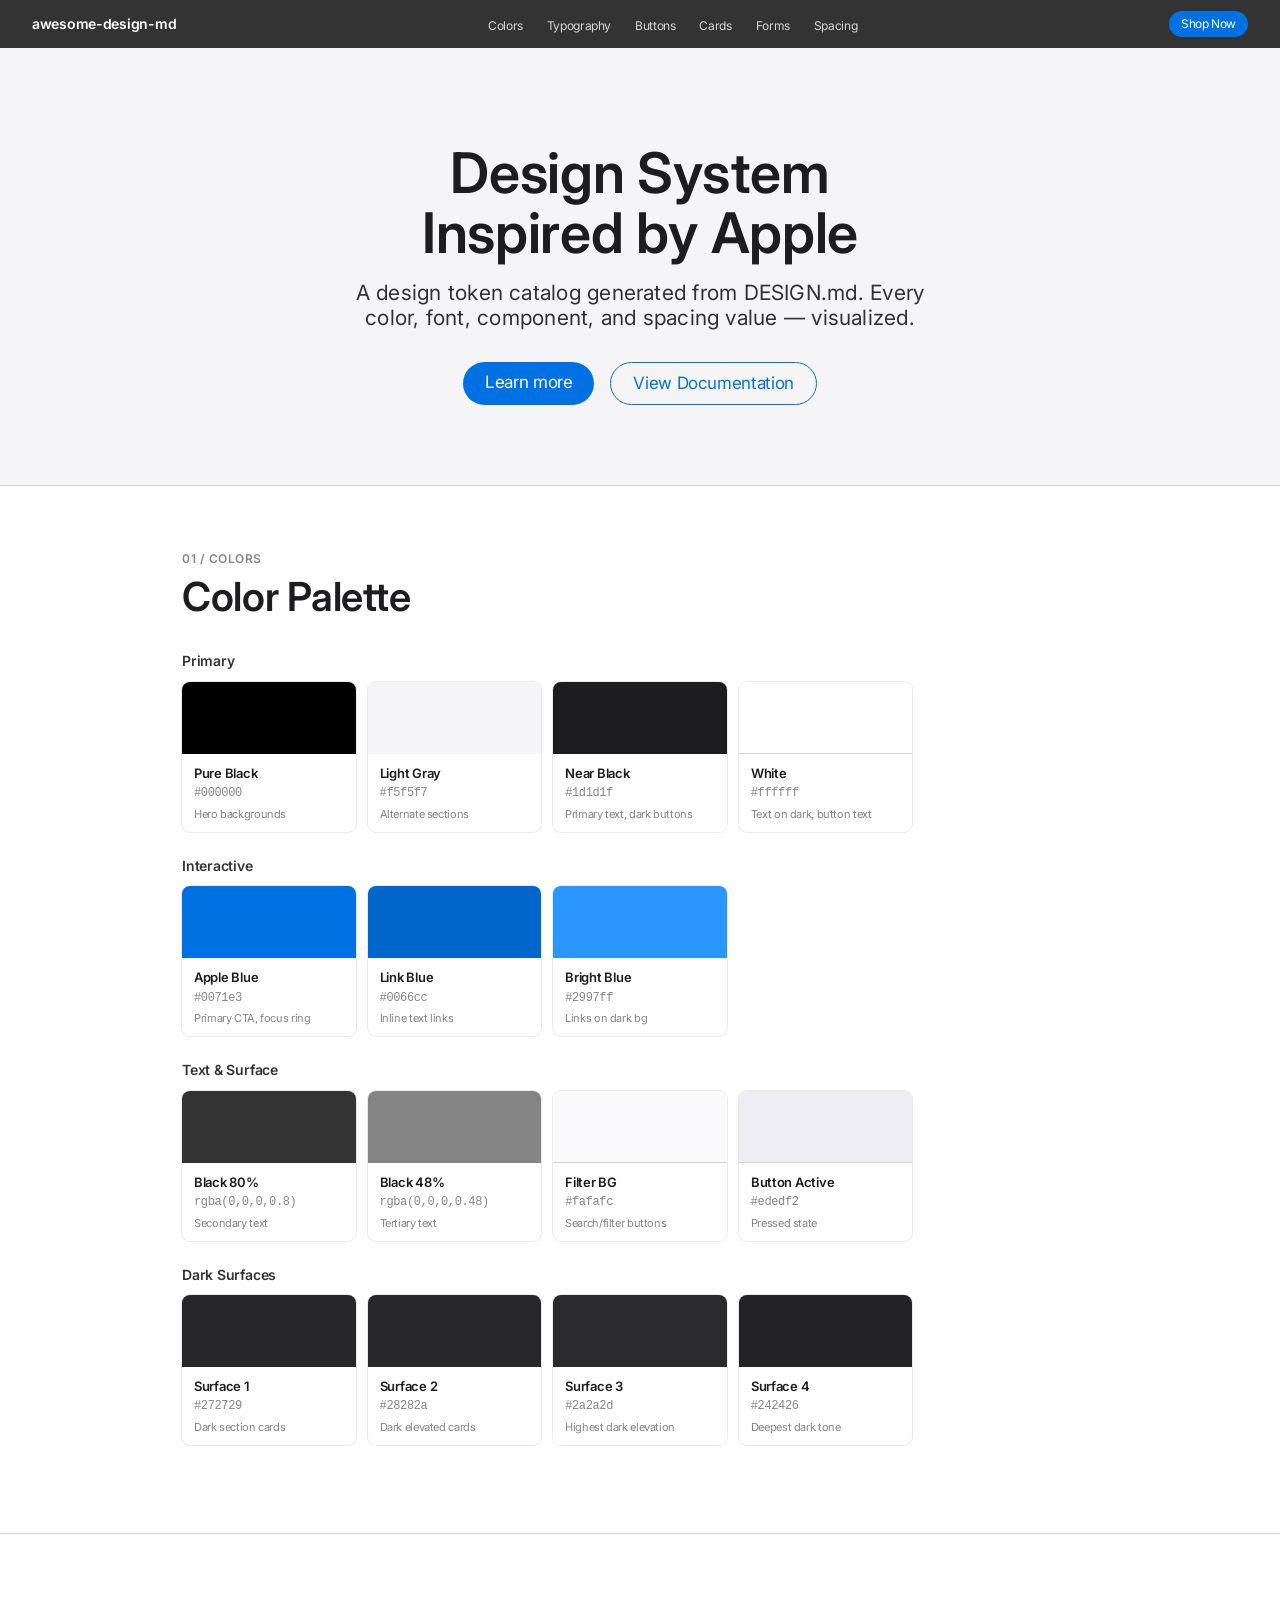
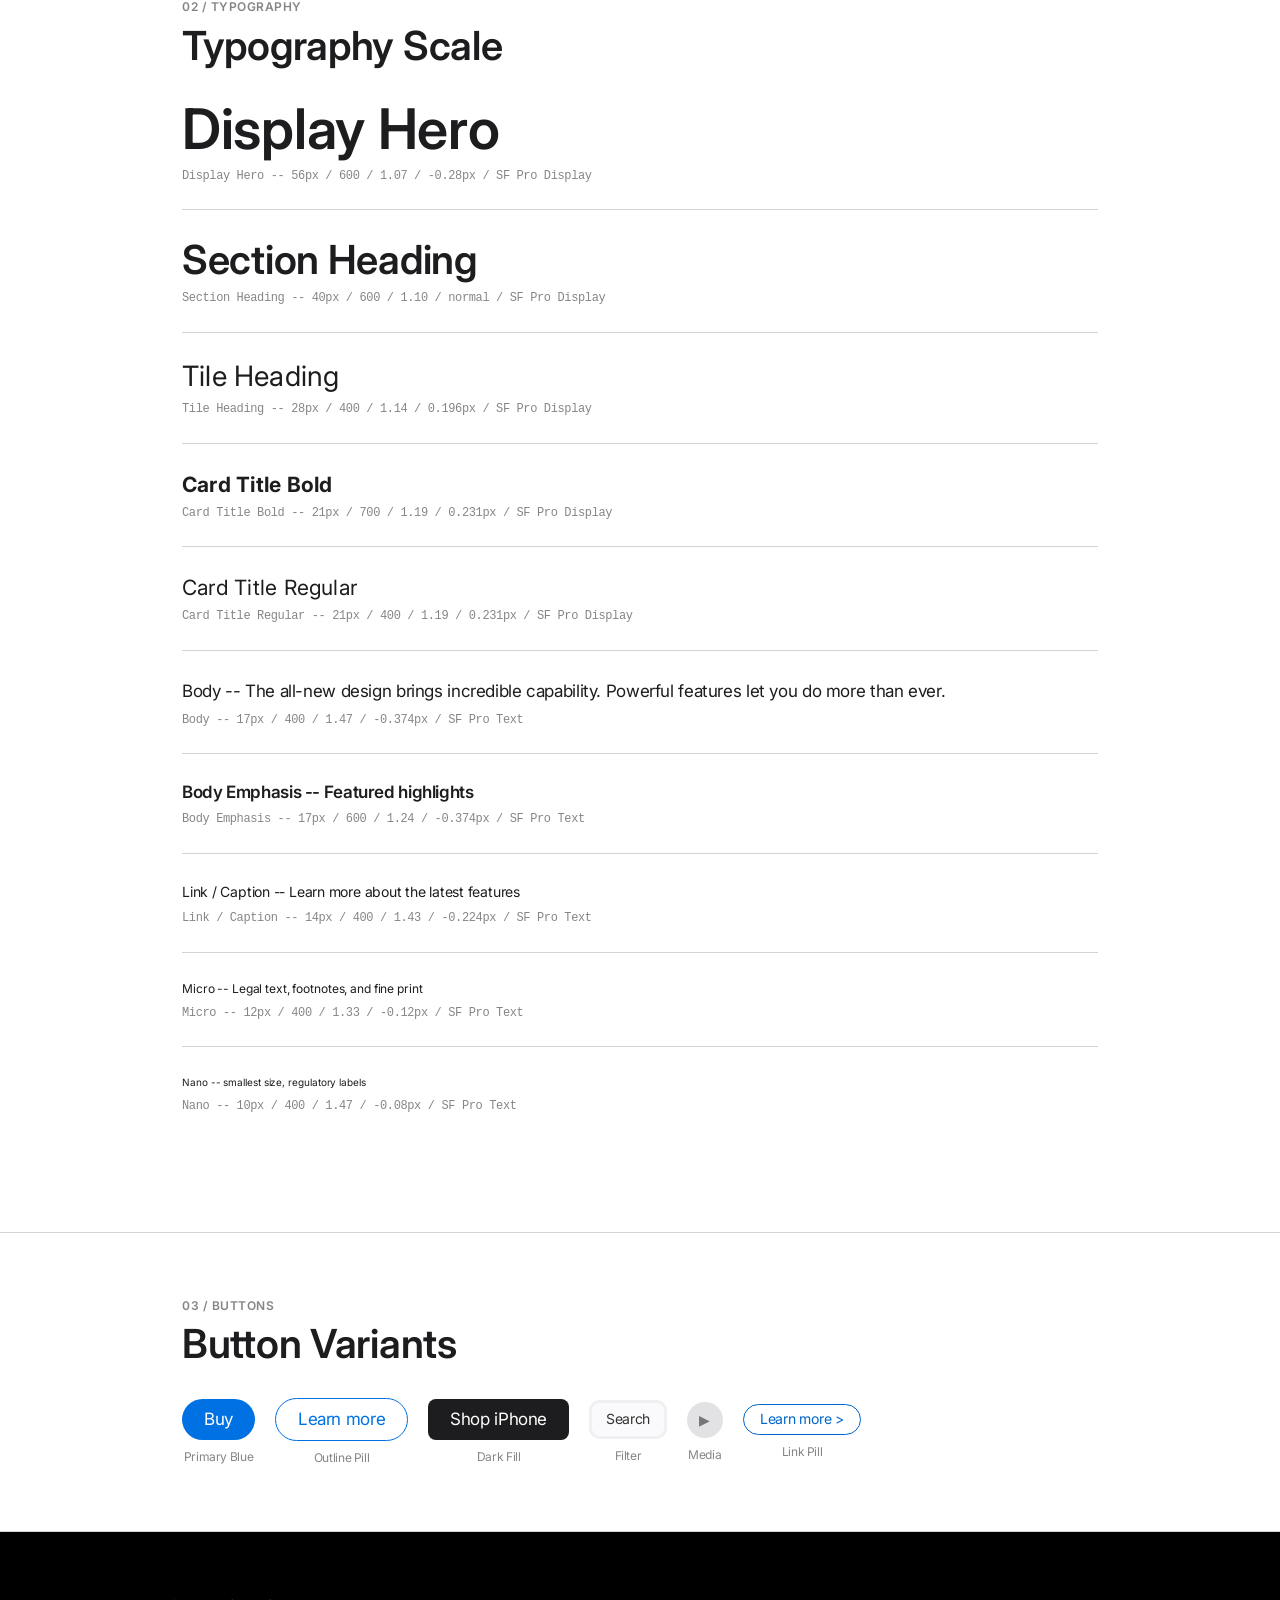
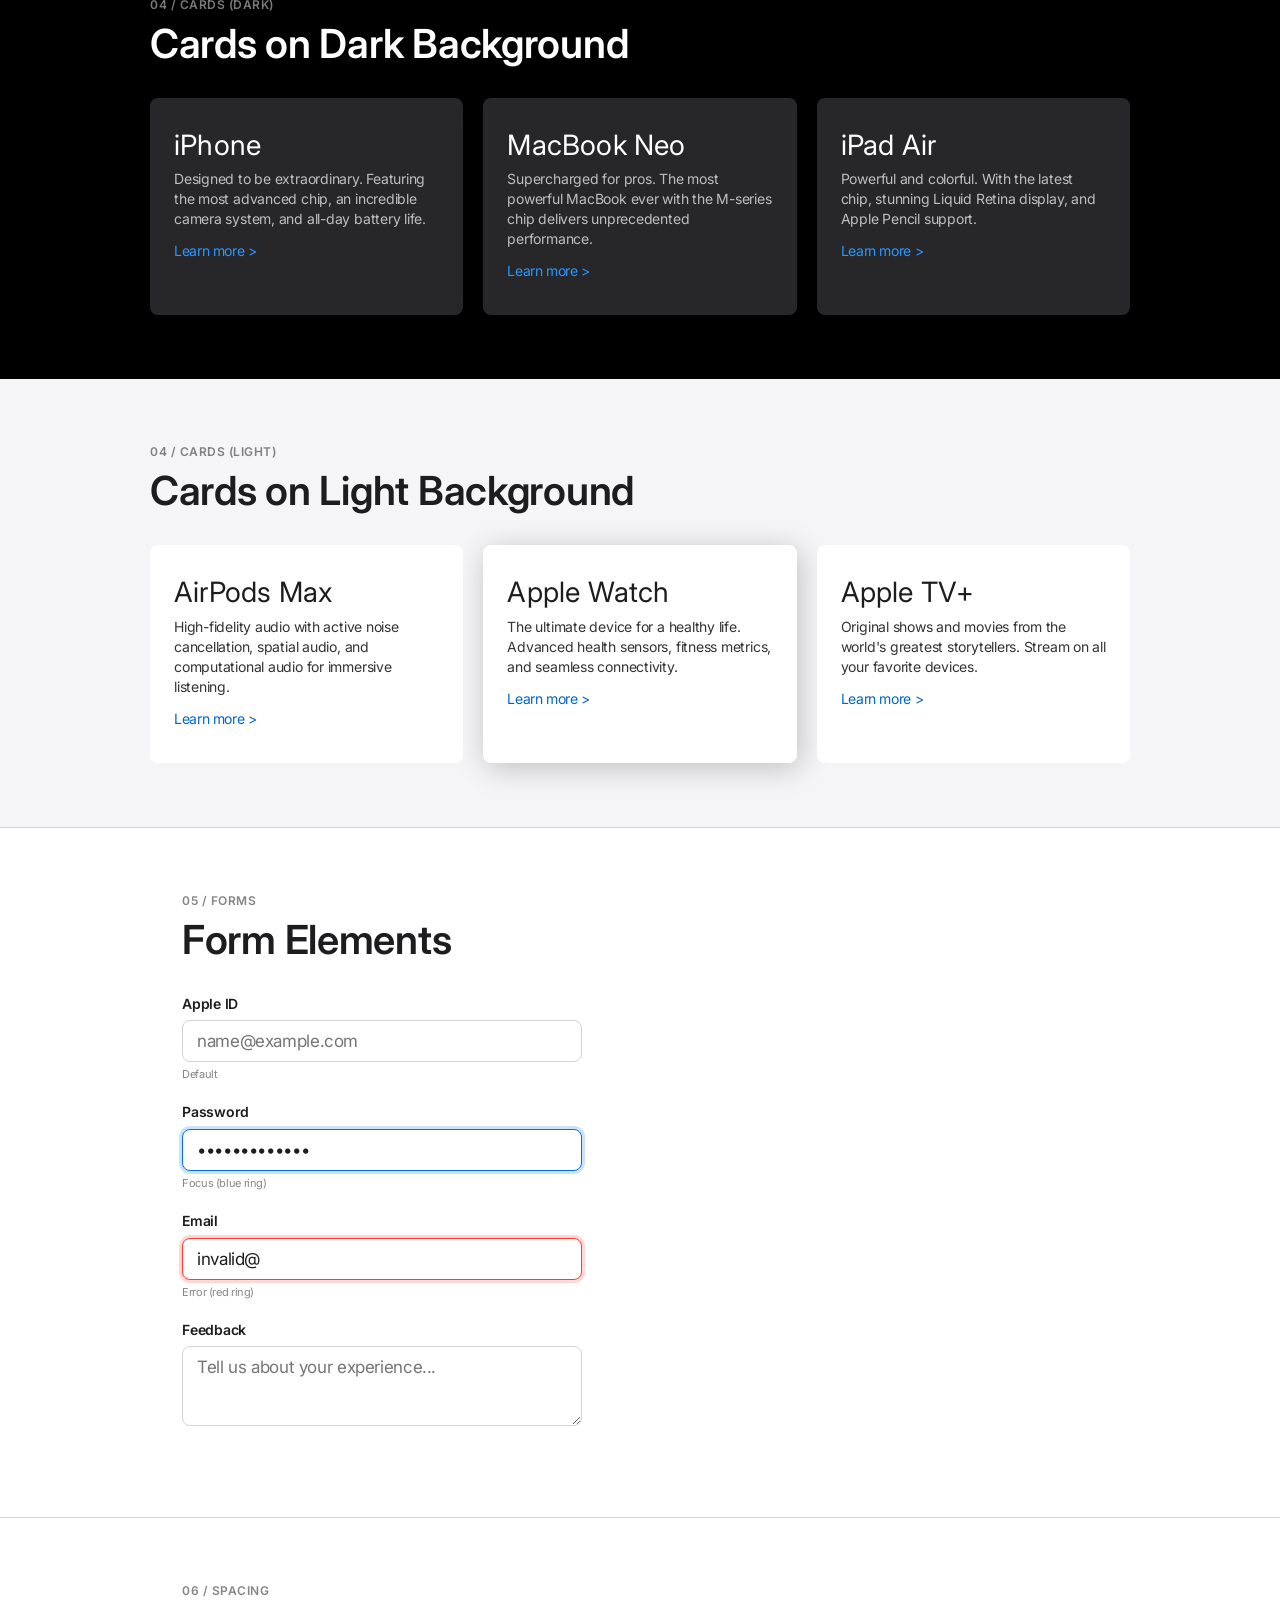
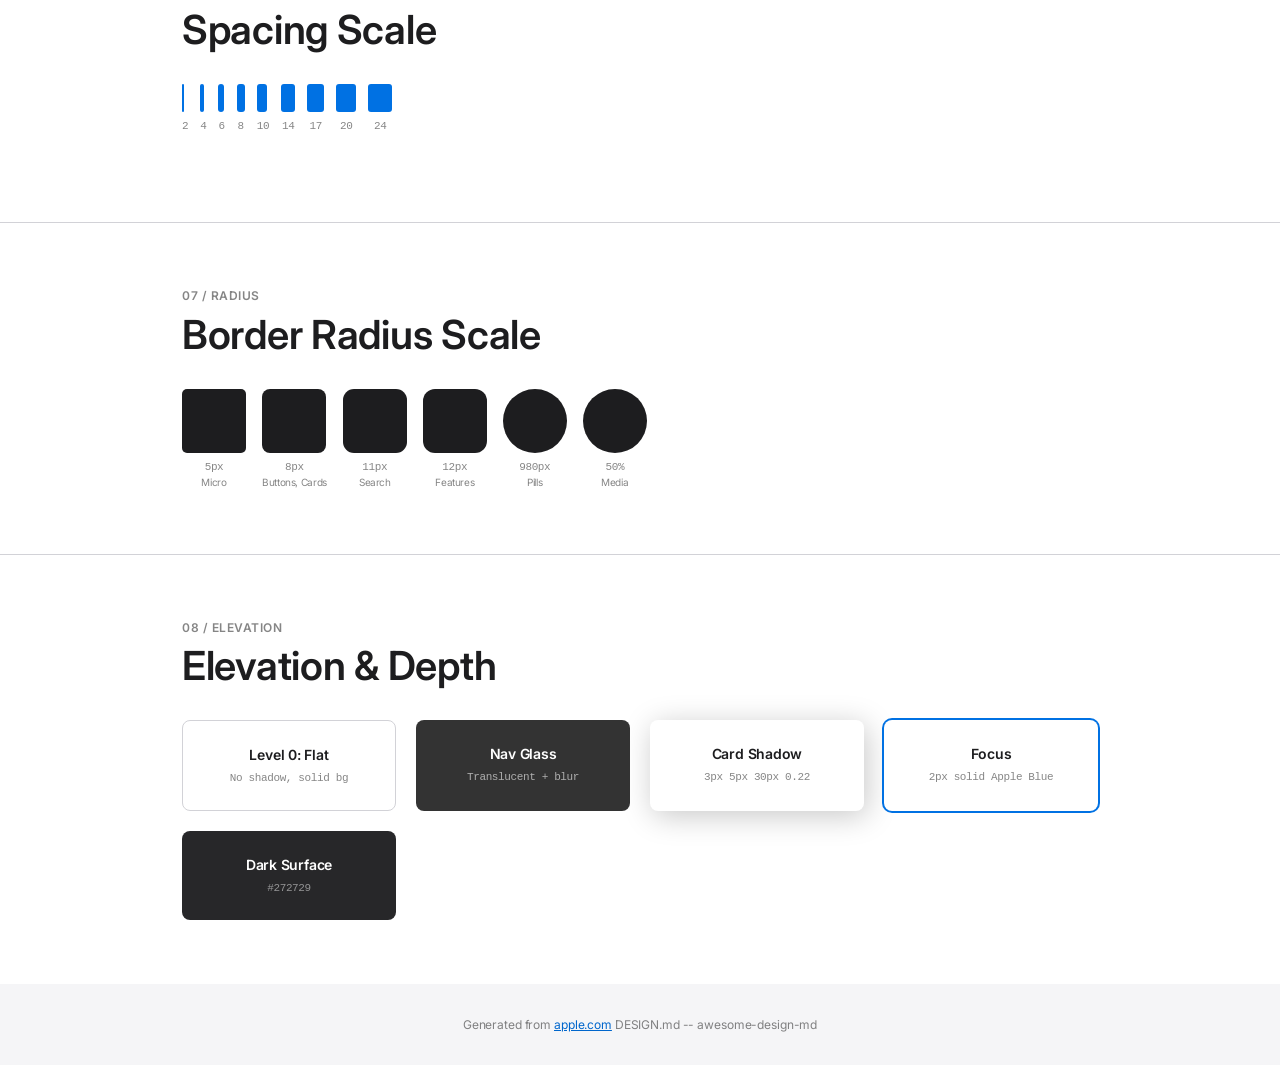
<file: brand-specs/apple/preview.html>
<!DOCTYPE html>
<html lang="en">
<head>
<meta charset="UTF-8">
<meta name="viewport" content="width=device-width, initial-scale=1.0">
<title>Design System Preview: Apple (Light)</title>
<link rel="preconnect" href="https://fonts.googleapis.com">
<link rel="preconnect" href="https://fonts.gstatic.com" crossorigin>
<link href="https://fonts.googleapis.com/css2?family=Inter:wght@300;400;500;600;700&display=swap" rel="stylesheet">
<style>
  :root {
    --black: #1d1d1f;
    --white: #ffffff;
    --pure-black: #000000;
    --light-gray: #f5f5f7;
    --apple-blue: #0071e3;
    --link-blue: #0066cc;
    --link-blue-dark: #2997ff;
    --gray-80: rgba(0,0,0,0.8);
    --gray-48: rgba(0,0,0,0.48);
    --button-active: #ededf2;
    --filter-bg: #fafafc;
    --dark-surface-1: #272729;
    --dark-surface-2: #28282a;
    --dark-surface-3: #2a2a2d;
    --overlay: rgba(210,210,215,0.64);
    --shadow-card: rgba(0,0,0,0.22) 3px 5px 30px 0px;
    --nav-bg: rgba(0,0,0,0.8);
    --font-display: 'Inter', -apple-system, BlinkMacSystemFont, 'SF Pro Display', 'Helvetica Neue', Helvetica, Arial, sans-serif;
    --font-text: 'Inter', -apple-system, BlinkMacSystemFont, 'SF Pro Text', 'Helvetica Neue', Helvetica, Arial, sans-serif;
  }
  * { margin: 0; padding: 0; box-sizing: border-box; }
  body {
    background: var(--white);
    color: var(--black);
    font-family: var(--font-text);
    font-size: 17px; font-weight: 400; line-height: 1.47;
    letter-spacing: -0.374px;
    -webkit-font-smoothing: antialiased;
  }

  /* NAV */
  .nav {
    position: sticky; top: 0; z-index: 100;
    display: flex; align-items: center; justify-content: space-between;
    padding: 0 32px; height: 48px;
    background: var(--nav-bg);
    backdrop-filter: saturate(180%) blur(20px);
    -webkit-backdrop-filter: saturate(180%) blur(20px);
  }
  .nav-brand { font-size: 14px; font-weight: 600; color: #ffffff; text-decoration: none; letter-spacing: -0.28px; }
  .nav-links { display: flex; gap: 24px; list-style: none; }
  .nav-links a { font-size: 12px; font-weight: 400; color: rgba(255,255,255,0.8); text-decoration: none; transition: color 0.15s; }
  .nav-links a:hover { color: #ffffff; }
  .nav-cta {
    display: inline-block; background: var(--apple-blue); color: #ffffff;
    padding: 4px 12px; border-radius: 980px; font-size: 12px; font-weight: 400;
    text-decoration: none; transition: opacity 0.15s;
  }
  .nav-cta:hover { opacity: 0.88; }

  /* HERO */
  .hero { padding: 96px 32px 80px; text-align: center; background: var(--light-gray); }
  .hero h1 {
    font-family: var(--font-display);
    font-size: 56px; font-weight: 600; line-height: 1.07;
    letter-spacing: -0.28px; color: var(--black); margin-bottom: 16px;
  }
  .hero p { font-size: 21px; font-weight: 400; line-height: 1.19; letter-spacing: 0.231px; color: var(--gray-80); max-width: 600px; margin: 0 auto 32px; }
  .hero-buttons { display: flex; gap: 16px; justify-content: center; flex-wrap: wrap; }
  .btn-blue {
    display: inline-block; background: var(--apple-blue); color: #ffffff;
    padding: 8px 22px; border-radius: 980px; border: none;
    font-family: var(--font-text); font-size: 17px; font-weight: 400;
    text-decoration: none; cursor: pointer; transition: opacity 0.15s;
  }
  .btn-blue:hover { opacity: 0.88; }
  .btn-outline {
    display: inline-block; background: transparent; color: var(--apple-blue);
    padding: 8px 22px; border-radius: 980px;
    border: 1px solid var(--apple-blue);
    font-family: var(--font-text); font-size: 17px; font-weight: 400;
    text-decoration: none; cursor: pointer; transition: background 0.15s;
  }
  .btn-outline:hover { background: rgba(0,113,227,0.06); }

  /* SECTIONS */
  .section { padding: 64px 32px; max-width: 980px; margin: 0 auto; }
  .section-label { font-family: var(--font-text); font-size: 12px; font-weight: 600; color: var(--gray-48); text-transform: uppercase; margin-bottom: 8px; letter-spacing: 0.5px; }
  .section-title { font-family: var(--font-display); font-size: 40px; font-weight: 600; line-height: 1.10; letter-spacing: -0.28px; margin-bottom: 32px; }
  .section-divider { border: none; border-top: 1px solid #d2d2d7; margin: 0; }

  /* DARK SECTION (full-width) */
  .section-dark { background: var(--pure-black); color: #ffffff; padding: 64px 32px; }
  .section-dark .section-inner { max-width: 980px; margin: 0 auto; }
  .section-dark .section-label { color: rgba(255,255,255,0.48); }
  .section-dark .section-title { color: #ffffff; }

  /* LIGHT-GRAY SECTION */
  .section-gray { background: var(--light-gray); padding: 64px 32px; }
  .section-gray .section-inner { max-width: 980px; margin: 0 auto; }

  /* COLORS */
  .color-grid { display: grid; grid-template-columns: repeat(auto-fill, minmax(155px, 1fr)); gap: 12px; margin-bottom: 24px; }
  .color-swatch { border-radius: 8px; overflow: hidden; background: #ffffff; box-shadow: 0 0 0 1px rgba(0,0,0,0.08); }
  .color-swatch-block { height: 72px; width: 100%; }
  .color-swatch-info { padding: 10px 12px; }
  .color-swatch-name { font-size: 13px; font-weight: 600; margin-bottom: 2px; letter-spacing: -0.26px; color: var(--black); }
  .color-swatch-hex { font-size: 12px; color: var(--gray-48); font-family: ui-monospace, SFMono-Regular, 'SF Mono', Menlo, monospace; }
  .color-swatch-role { font-size: 11px; color: var(--gray-48); margin-top: 3px; }
  .color-group-label { font-size: 14px; font-weight: 600; color: var(--gray-80); letter-spacing: -0.224px; margin: 24px 0 10px; }

  /* TYPOGRAPHY */
  .type-sample { margin-bottom: 28px; padding-bottom: 24px; border-bottom: 1px solid #d2d2d7; }
  .type-sample:last-child { border-bottom: none; }
  .type-meta { font-family: ui-monospace, SFMono-Regular, 'SF Mono', Menlo, monospace; font-size: 12px; font-weight: 400; color: var(--gray-48); margin-top: 8px; }

  /* BUTTONS */
  .button-row { display: flex; gap: 20px; flex-wrap: wrap; align-items: center; }
  .button-item { text-align: center; }
  .button-label { font-size: 12px; font-weight: 400; color: var(--gray-48); margin-top: 8px; }
  .btn-dark-fill {
    display: inline-block; background: var(--black); color: #ffffff;
    padding: 8px 22px; border-radius: 8px; border: none;
    font-family: var(--font-text); font-size: 17px; font-weight: 400;
    text-decoration: none; cursor: pointer;
  }
  .btn-filter {
    display: inline-block; background: var(--filter-bg); color: var(--gray-80);
    padding: 6px 14px; border-radius: 11px; border: 3px solid rgba(0,0,0,0.04);
    font-family: var(--font-text); font-size: 14px; font-weight: 400;
    text-decoration: none; cursor: pointer;
  }
  .btn-media {
    display: inline-flex; align-items: center; justify-content: center;
    width: 36px; height: 36px; border-radius: 50%;
    background: var(--overlay); color: var(--gray-48); border: none;
    font-size: 14px; cursor: pointer;
  }

  /* CARDS */
  .card-grid { display: grid; grid-template-columns: repeat(auto-fit, minmax(280px, 1fr)); gap: 20px; }
  .card { background: var(--light-gray); border-radius: 8px; padding: 32px 24px; transition: box-shadow 0.3s; }
  .card:hover { box-shadow: var(--shadow-card); }
  .card h3 { font-family: var(--font-display); font-size: 28px; font-weight: 400; letter-spacing: 0.196px; line-height: 1.14; margin-bottom: 8px; }
  .card p { font-size: 14px; color: var(--gray-80); line-height: 1.43; letter-spacing: -0.224px; }
  .card-link { font-size: 14px; color: var(--link-blue); text-decoration: none; margin-top: 12px; display: inline-block; }
  .card-link:hover { text-decoration: underline; }

  .card-dark { background: var(--dark-surface-1); color: #ffffff; }
  .card-dark h3 { color: #ffffff; }
  .card-dark p { color: rgba(255,255,255,0.7); }
  .card-dark .card-link { color: var(--link-blue-dark); }

  /* FORMS */
  .form-group { margin-bottom: 20px; max-width: 400px; }
  .form-label { display: block; font-size: 14px; font-weight: 600; color: var(--black); margin-bottom: 6px; letter-spacing: -0.224px; }
  .form-input {
    width: 100%; background: var(--white); color: var(--black);
    border: 1px solid #d2d2d7; padding: 10px 14px; border-radius: 8px;
    font-family: var(--font-text); font-size: 17px; outline: none;
    letter-spacing: -0.374px; transition: border-color 0.15s;
  }
  .form-input:focus { border-color: var(--apple-blue); box-shadow: 0 0 0 3px rgba(0,113,227,0.2); }
  .form-input--focus { border-color: var(--apple-blue); box-shadow: 0 0 0 3px rgba(0,113,227,0.2); }
  .form-input--error { border-color: #ff3b30; box-shadow: 0 0 0 3px rgba(255,59,48,0.2); }
  .form-textarea {
    width: 100%; min-height: 80px; background: var(--white); color: var(--black);
    border: 1px solid #d2d2d7; padding: 10px 14px; border-radius: 8px;
    font-family: var(--font-text); font-size: 17px; resize: vertical; outline: none;
    letter-spacing: -0.374px;
  }
  .form-state-label { font-size: 11px; color: var(--gray-48); margin-top: 4px; }

  /* SPACING */
  .spacing-row { display: flex; align-items: flex-end; gap: 12px; flex-wrap: wrap; margin-bottom: 24px; }
  .spacing-item { text-align: center; }
  .spacing-block { background: var(--apple-blue); border-radius: 3px; margin-bottom: 6px; height: 28px; }
  .spacing-value { font-family: ui-monospace, SFMono-Regular, 'SF Mono', Menlo, monospace; font-size: 11px; font-weight: 500; color: var(--gray-48); }

  /* RADIUS */
  .radius-row { display: flex; gap: 16px; flex-wrap: wrap; align-items: center; }
  .radius-item { text-align: center; }
  .radius-box { width: 64px; height: 64px; background: var(--black); margin-bottom: 6px; }
  .radius-label { font-family: ui-monospace, SFMono-Regular, 'SF Mono', Menlo, monospace; font-size: 11px; font-weight: 500; color: var(--gray-48); }
  .radius-context { font-size: 10px; color: var(--gray-48); }

  /* ELEVATION */
  .elevation-grid { display: grid; grid-template-columns: repeat(auto-fit, minmax(200px, 1fr)); gap: 20px; }
  .elevation-card { background: var(--white); border-radius: 8px; padding: 24px; text-align: center; }
  .elevation-label { font-size: 14px; font-weight: 600; letter-spacing: -0.224px; margin-bottom: 4px; }
  .elevation-desc { font-family: ui-monospace, SFMono-Regular, 'SF Mono', Menlo, monospace; font-size: 11px; color: var(--gray-48); }

  /* FOOTER */
  .footer { padding: 32px; text-align: center; background: var(--light-gray); font-size: 12px; color: var(--gray-48); letter-spacing: -0.12px; }
  .footer a { color: var(--link-blue); text-decoration: underline; }

  @media (max-width: 768px) {
    .hero h1 { font-size: 40px; }
    .nav-links { display: none; }
    .section { padding: 48px 20px; }
    .section-dark { padding: 48px 20px; }
    .section-gray { padding: 48px 20px; }
    .card-grid { grid-template-columns: 1fr; }
  }
</style>
</head>
<body>

<nav class="nav">
  <a class="nav-brand" href="#">awesome-design-md</a>
  <ul class="nav-links">
    <li><a href="#colors">Colors</a></li>
    <li><a href="#typography">Typography</a></li>
    <li><a href="#buttons">Buttons</a></li>
    <li><a href="#cards">Cards</a></li>
    <li><a href="#forms">Forms</a></li>
    <li><a href="#spacing">Spacing</a></li>
  </ul>
  <a class="nav-cta" href="#">Shop Now</a>
</nav>

<section class="hero">
  <h1>Design System<br>Inspired by Apple</h1>
  <p>A design token catalog generated from DESIGN.md. Every color, font, component, and spacing value — visualized.</p>
  <div class="hero-buttons">
    <a class="btn-blue" href="#">Learn more</a>
    <a class="btn-outline" href="#">View Documentation</a>
  </div>
</section>

<hr class="section-divider">

<section class="section" id="colors">
  <div class="section-label">01 / Colors</div>
  <h2 class="section-title">Color Palette</h2>

  <div class="color-group-label">Primary</div>
  <div class="color-grid">
    <div class="color-swatch"><div class="color-swatch-block" style="background:#000000"></div><div class="color-swatch-info"><div class="color-swatch-name">Pure Black</div><div class="color-swatch-hex">#000000</div><div class="color-swatch-role">Hero backgrounds</div></div></div>
    <div class="color-swatch"><div class="color-swatch-block" style="background:#f5f5f7"></div><div class="color-swatch-info"><div class="color-swatch-name">Light Gray</div><div class="color-swatch-hex">#f5f5f7</div><div class="color-swatch-role">Alternate sections</div></div></div>
    <div class="color-swatch"><div class="color-swatch-block" style="background:#1d1d1f"></div><div class="color-swatch-info"><div class="color-swatch-name">Near Black</div><div class="color-swatch-hex">#1d1d1f</div><div class="color-swatch-role">Primary text, dark buttons</div></div></div>
    <div class="color-swatch"><div class="color-swatch-block" style="background:#ffffff; border-bottom:1px solid #d2d2d7"></div><div class="color-swatch-info"><div class="color-swatch-name">White</div><div class="color-swatch-hex">#ffffff</div><div class="color-swatch-role">Text on dark, button text</div></div></div>
  </div>

  <div class="color-group-label">Interactive</div>
  <div class="color-grid">
    <div class="color-swatch"><div class="color-swatch-block" style="background:#0071e3"></div><div class="color-swatch-info"><div class="color-swatch-name">Apple Blue</div><div class="color-swatch-hex">#0071e3</div><div class="color-swatch-role">Primary CTA, focus ring</div></div></div>
    <div class="color-swatch"><div class="color-swatch-block" style="background:#0066cc"></div><div class="color-swatch-info"><div class="color-swatch-name">Link Blue</div><div class="color-swatch-hex">#0066cc</div><div class="color-swatch-role">Inline text links</div></div></div>
    <div class="color-swatch"><div class="color-swatch-block" style="background:#2997ff"></div><div class="color-swatch-info"><div class="color-swatch-name">Bright Blue</div><div class="color-swatch-hex">#2997ff</div><div class="color-swatch-role">Links on dark bg</div></div></div>
  </div>

  <div class="color-group-label">Text & Surface</div>
  <div class="color-grid">
    <div class="color-swatch"><div class="color-swatch-block" style="background:rgba(0,0,0,0.8)"></div><div class="color-swatch-info"><div class="color-swatch-name">Black 80%</div><div class="color-swatch-hex">rgba(0,0,0,0.8)</div><div class="color-swatch-role">Secondary text</div></div></div>
    <div class="color-swatch"><div class="color-swatch-block" style="background:rgba(0,0,0,0.48)"></div><div class="color-swatch-info"><div class="color-swatch-name">Black 48%</div><div class="color-swatch-hex">rgba(0,0,0,0.48)</div><div class="color-swatch-role">Tertiary text</div></div></div>
    <div class="color-swatch"><div class="color-swatch-block" style="background:#fafafc; border-bottom:1px solid #d2d2d7"></div><div class="color-swatch-info"><div class="color-swatch-name">Filter BG</div><div class="color-swatch-hex">#fafafc</div><div class="color-swatch-role">Search/filter buttons</div></div></div>
    <div class="color-swatch"><div class="color-swatch-block" style="background:#ededf2; border-bottom:1px solid #d2d2d7"></div><div class="color-swatch-info"><div class="color-swatch-name">Button Active</div><div class="color-swatch-hex">#ededf2</div><div class="color-swatch-role">Pressed state</div></div></div>
  </div>

  <div class="color-group-label">Dark Surfaces</div>
  <div class="color-grid">
    <div class="color-swatch"><div class="color-swatch-block" style="background:#272729"></div><div class="color-swatch-info"><div class="color-swatch-name">Surface 1</div><div class="color-swatch-hex">#272729</div><div class="color-swatch-role">Dark section cards</div></div></div>
    <div class="color-swatch"><div class="color-swatch-block" style="background:#28282a"></div><div class="color-swatch-info"><div class="color-swatch-name">Surface 2</div><div class="color-swatch-hex">#28282a</div><div class="color-swatch-role">Dark elevated cards</div></div></div>
    <div class="color-swatch"><div class="color-swatch-block" style="background:#2a2a2d"></div><div class="color-swatch-info"><div class="color-swatch-name">Surface 3</div><div class="color-swatch-hex">#2a2a2d</div><div class="color-swatch-role">Highest dark elevation</div></div></div>
    <div class="color-swatch"><div class="color-swatch-block" style="background:#242426"></div><div class="color-swatch-info"><div class="color-swatch-name">Surface 4</div><div class="color-swatch-hex">#242426</div><div class="color-swatch-role">Deepest dark tone</div></div></div>
  </div>
</section>

<hr class="section-divider">

<section class="section" id="typography">
  <div class="section-label">02 / Typography</div>
  <h2 class="section-title">Typography Scale</h2>

  <div class="type-sample"><div style="font-family:var(--font-display); font-size:56px; font-weight:600; line-height:1.07; letter-spacing:-0.28px;">Display Hero</div><div class="type-meta">Display Hero -- 56px / 600 / 1.07 / -0.28px / SF Pro Display</div></div>
  <div class="type-sample"><div style="font-family:var(--font-display); font-size:40px; font-weight:600; line-height:1.10; letter-spacing:-0.28px;">Section Heading</div><div class="type-meta">Section Heading -- 40px / 600 / 1.10 / normal / SF Pro Display</div></div>
  <div class="type-sample"><div style="font-family:var(--font-display); font-size:28px; font-weight:400; line-height:1.14; letter-spacing:0.196px;">Tile Heading</div><div class="type-meta">Tile Heading -- 28px / 400 / 1.14 / 0.196px / SF Pro Display</div></div>
  <div class="type-sample"><div style="font-family:var(--font-display); font-size:21px; font-weight:700; line-height:1.19; letter-spacing:0.231px;">Card Title Bold</div><div class="type-meta">Card Title Bold -- 21px / 700 / 1.19 / 0.231px / SF Pro Display</div></div>
  <div class="type-sample"><div style="font-family:var(--font-display); font-size:21px; font-weight:400; line-height:1.19; letter-spacing:0.231px;">Card Title Regular</div><div class="type-meta">Card Title Regular -- 21px / 400 / 1.19 / 0.231px / SF Pro Display</div></div>
  <div class="type-sample"><div style="font-family:var(--font-text); font-size:17px; font-weight:400; line-height:1.47; letter-spacing:-0.374px;">Body -- The all-new design brings incredible capability. Powerful features let you do more than ever.</div><div class="type-meta">Body -- 17px / 400 / 1.47 / -0.374px / SF Pro Text</div></div>
  <div class="type-sample"><div style="font-family:var(--font-text); font-size:17px; font-weight:600; line-height:1.24; letter-spacing:-0.374px;">Body Emphasis -- Featured highlights</div><div class="type-meta">Body Emphasis -- 17px / 600 / 1.24 / -0.374px / SF Pro Text</div></div>
  <div class="type-sample"><div style="font-family:var(--font-text); font-size:14px; font-weight:400; line-height:1.43; letter-spacing:-0.224px;">Link / Caption -- Learn more about the latest features</div><div class="type-meta">Link / Caption -- 14px / 400 / 1.43 / -0.224px / SF Pro Text</div></div>
  <div class="type-sample"><div style="font-family:var(--font-text); font-size:12px; font-weight:400; line-height:1.33; letter-spacing:-0.12px;">Micro -- Legal text, footnotes, and fine print</div><div class="type-meta">Micro -- 12px / 400 / 1.33 / -0.12px / SF Pro Text</div></div>
  <div class="type-sample"><div style="font-family:var(--font-text); font-size:10px; font-weight:400; line-height:1.47; letter-spacing:-0.08px;">Nano -- smallest size, regulatory labels</div><div class="type-meta">Nano -- 10px / 400 / 1.47 / -0.08px / SF Pro Text</div></div>
</section>

<hr class="section-divider">

<section class="section" id="buttons">
  <div class="section-label">03 / Buttons</div>
  <h2 class="section-title">Button Variants</h2>
  <div class="button-row">
    <div class="button-item"><a class="btn-blue" href="#">Buy</a><div class="button-label">Primary Blue</div></div>
    <div class="button-item"><a class="btn-outline" href="#">Learn more</a><div class="button-label">Outline Pill</div></div>
    <div class="button-item"><a class="btn-dark-fill" href="#">Shop iPhone</a><div class="button-label">Dark Fill</div></div>
    <div class="button-item"><a class="btn-filter" href="#">Search</a><div class="button-label">Filter</div></div>
    <div class="button-item"><button class="btn-media">&#9654;</button><div class="button-label">Media</div></div>
    <div class="button-item"><span style="display:inline-block; background:transparent; color:var(--link-blue); padding:4px 16px; border-radius:980px; border:1px solid var(--link-blue); font-size:14px; font-weight:400; letter-spacing:-0.224px;">Learn more ></span><div class="button-label">Link Pill</div></div>
  </div>
</section>

<hr class="section-divider">

<div class="section-dark">
<section class="section-inner" id="cards-dark">
  <div class="section-label">04 / Cards (Dark)</div>
  <h2 class="section-title">Cards on Dark Background</h2>
  <div class="card-grid">
    <div class="card card-dark">
      <h3>iPhone</h3>
      <p>Designed to be extraordinary. Featuring the most advanced chip, an incredible camera system, and all-day battery life.</p>
      <a class="card-link" href="#" style="color:#2997ff;">Learn more ></a>
    </div>
    <div class="card card-dark" style="box-shadow: var(--shadow-card);">
      <h3>MacBook Neo</h3>
      <p>Supercharged for pros. The most powerful MacBook ever with the M-series chip delivers unprecedented performance.</p>
      <a class="card-link" href="#" style="color:#2997ff;">Learn more ></a>
    </div>
    <div class="card card-dark">
      <h3>iPad Air</h3>
      <p>Powerful and colorful. With the latest chip, stunning Liquid Retina display, and Apple Pencil support.</p>
      <a class="card-link" href="#" style="color:#2997ff;">Learn more ></a>
    </div>
  </div>
</section>
</div>

<section class="section-gray">
<div class="section-inner" id="cards-light">
  <div class="section-label">04 / Cards (Light)</div>
  <h2 class="section-title">Cards on Light Background</h2>
  <div class="card-grid">
    <div class="card" style="background:#ffffff;">
      <h3>AirPods Max</h3>
      <p>High-fidelity audio with active noise cancellation, spatial audio, and computational audio for immersive listening.</p>
      <a class="card-link" href="#">Learn more ></a>
    </div>
    <div class="card" style="background:#ffffff; box-shadow: var(--shadow-card);">
      <h3>Apple Watch</h3>
      <p>The ultimate device for a healthy life. Advanced health sensors, fitness metrics, and seamless connectivity.</p>
      <a class="card-link" href="#">Learn more ></a>
    </div>
    <div class="card" style="background:#ffffff;">
      <h3>Apple TV+</h3>
      <p>Original shows and movies from the world's greatest storytellers. Stream on all your favorite devices.</p>
      <a class="card-link" href="#">Learn more ></a>
    </div>
  </div>
</div>
</section>

<hr class="section-divider">

<section class="section" id="forms">
  <div class="section-label">05 / Forms</div>
  <h2 class="section-title">Form Elements</h2>
  <div class="form-group"><label class="form-label">Apple ID</label><input class="form-input" type="text" placeholder="name@example.com"><div class="form-state-label">Default</div></div>
  <div class="form-group"><label class="form-label">Password</label><input class="form-input form-input--focus" type="password" value="mypassword123"><div class="form-state-label">Focus (blue ring)</div></div>
  <div class="form-group"><label class="form-label">Email</label><input class="form-input form-input--error" type="text" value="invalid@"><div class="form-state-label">Error (red ring)</div></div>
  <div class="form-group"><label class="form-label">Feedback</label><textarea class="form-textarea" placeholder="Tell us about your experience..."></textarea></div>
</section>

<hr class="section-divider">

<section class="section" id="spacing">
  <div class="section-label">06 / Spacing</div>
  <h2 class="section-title">Spacing Scale</h2>
  <div class="spacing-row">
    <div class="spacing-item"><div class="spacing-block" style="width:2px"></div><div class="spacing-value">2</div></div>
    <div class="spacing-item"><div class="spacing-block" style="width:4px"></div><div class="spacing-value">4</div></div>
    <div class="spacing-item"><div class="spacing-block" style="width:6px"></div><div class="spacing-value">6</div></div>
    <div class="spacing-item"><div class="spacing-block" style="width:8px"></div><div class="spacing-value">8</div></div>
    <div class="spacing-item"><div class="spacing-block" style="width:10px"></div><div class="spacing-value">10</div></div>
    <div class="spacing-item"><div class="spacing-block" style="width:14px"></div><div class="spacing-value">14</div></div>
    <div class="spacing-item"><div class="spacing-block" style="width:17px"></div><div class="spacing-value">17</div></div>
    <div class="spacing-item"><div class="spacing-block" style="width:20px"></div><div class="spacing-value">20</div></div>
    <div class="spacing-item"><div class="spacing-block" style="width:24px"></div><div class="spacing-value">24</div></div>
  </div>
</section>

<hr class="section-divider">

<section class="section" id="radius">
  <div class="section-label">07 / Radius</div>
  <h2 class="section-title">Border Radius Scale</h2>
  <div class="radius-row">
    <div class="radius-item"><div class="radius-box" style="border-radius:5px"></div><div class="radius-label">5px</div><div class="radius-context">Micro</div></div>
    <div class="radius-item"><div class="radius-box" style="border-radius:8px"></div><div class="radius-label">8px</div><div class="radius-context">Buttons, Cards</div></div>
    <div class="radius-item"><div class="radius-box" style="border-radius:11px"></div><div class="radius-label">11px</div><div class="radius-context">Search</div></div>
    <div class="radius-item"><div class="radius-box" style="border-radius:12px"></div><div class="radius-label">12px</div><div class="radius-context">Features</div></div>
    <div class="radius-item"><div class="radius-box" style="border-radius:980px"></div><div class="radius-label">980px</div><div class="radius-context">Pills</div></div>
    <div class="radius-item"><div class="radius-box" style="border-radius:50%"></div><div class="radius-label">50%</div><div class="radius-context">Media</div></div>
  </div>
</section>

<hr class="section-divider">

<section class="section" id="elevation">
  <div class="section-label">08 / Elevation</div>
  <h2 class="section-title">Elevation & Depth</h2>
  <div class="elevation-grid">
    <div class="elevation-card" style="border:1px solid #d2d2d7;"><div class="elevation-label">Level 0: Flat</div><div class="elevation-desc">No shadow, solid bg</div></div>
    <div class="elevation-card" style="background:rgba(0,0,0,0.8); color:#fff; backdrop-filter:blur(20px);"><div class="elevation-label" style="color:#fff;">Nav Glass</div><div class="elevation-desc" style="color:rgba(255,255,255,0.6);">Translucent + blur</div></div>
    <div class="elevation-card" style="box-shadow:rgba(0,0,0,0.22) 3px 5px 30px 0px;"><div class="elevation-label">Card Shadow</div><div class="elevation-desc">3px 5px 30px 0.22</div></div>
    <div class="elevation-card" style="box-shadow:0 0 0 2px #0071e3;"><div class="elevation-label">Focus</div><div class="elevation-desc">2px solid Apple Blue</div></div>
    <div class="elevation-card" style="background:var(--dark-surface-1); color:#fff;"><div class="elevation-label" style="color:#fff;">Dark Surface</div><div class="elevation-desc" style="color:rgba(255,255,255,0.5);">#272729</div></div>
  </div>
</section>

<footer class="footer">
  Generated from <a href="https://apple.com/">apple.com</a> DESIGN.md -- awesome-design-md
</footer>

</body>
</html>
</file>
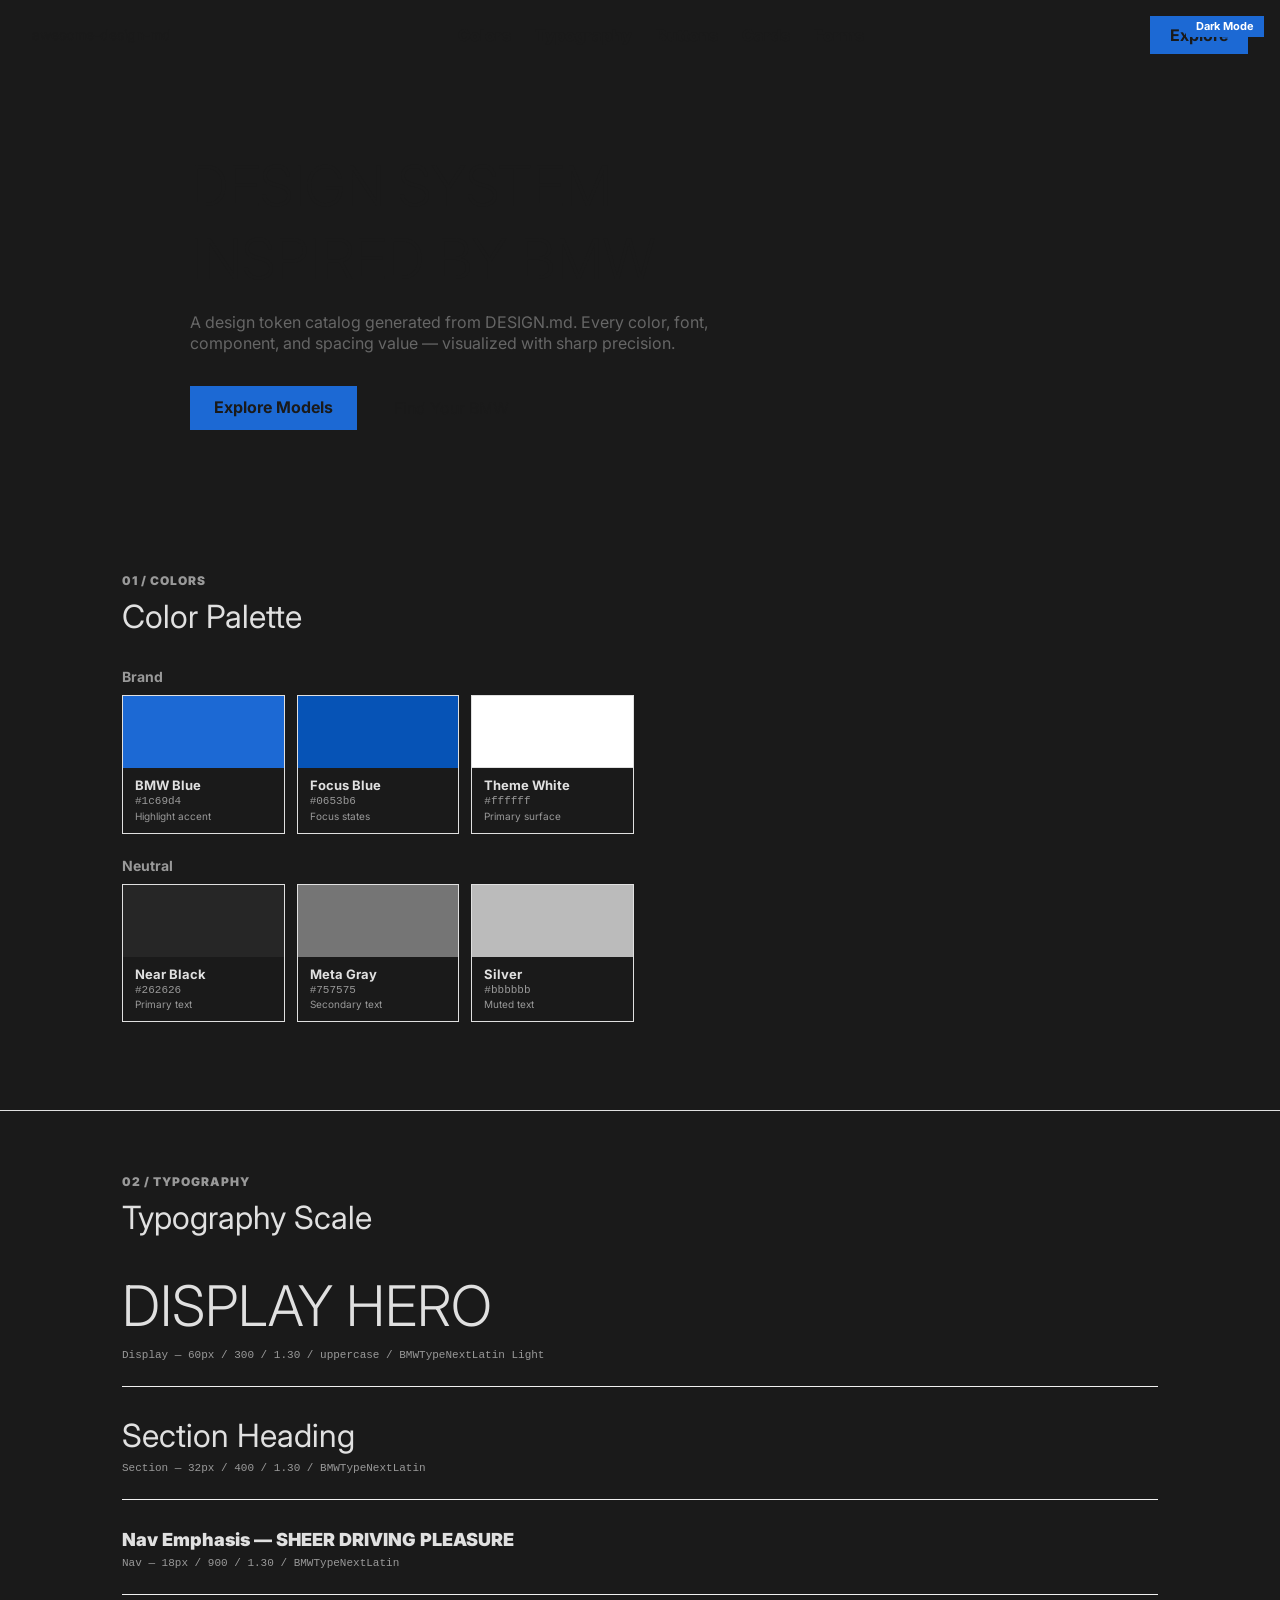
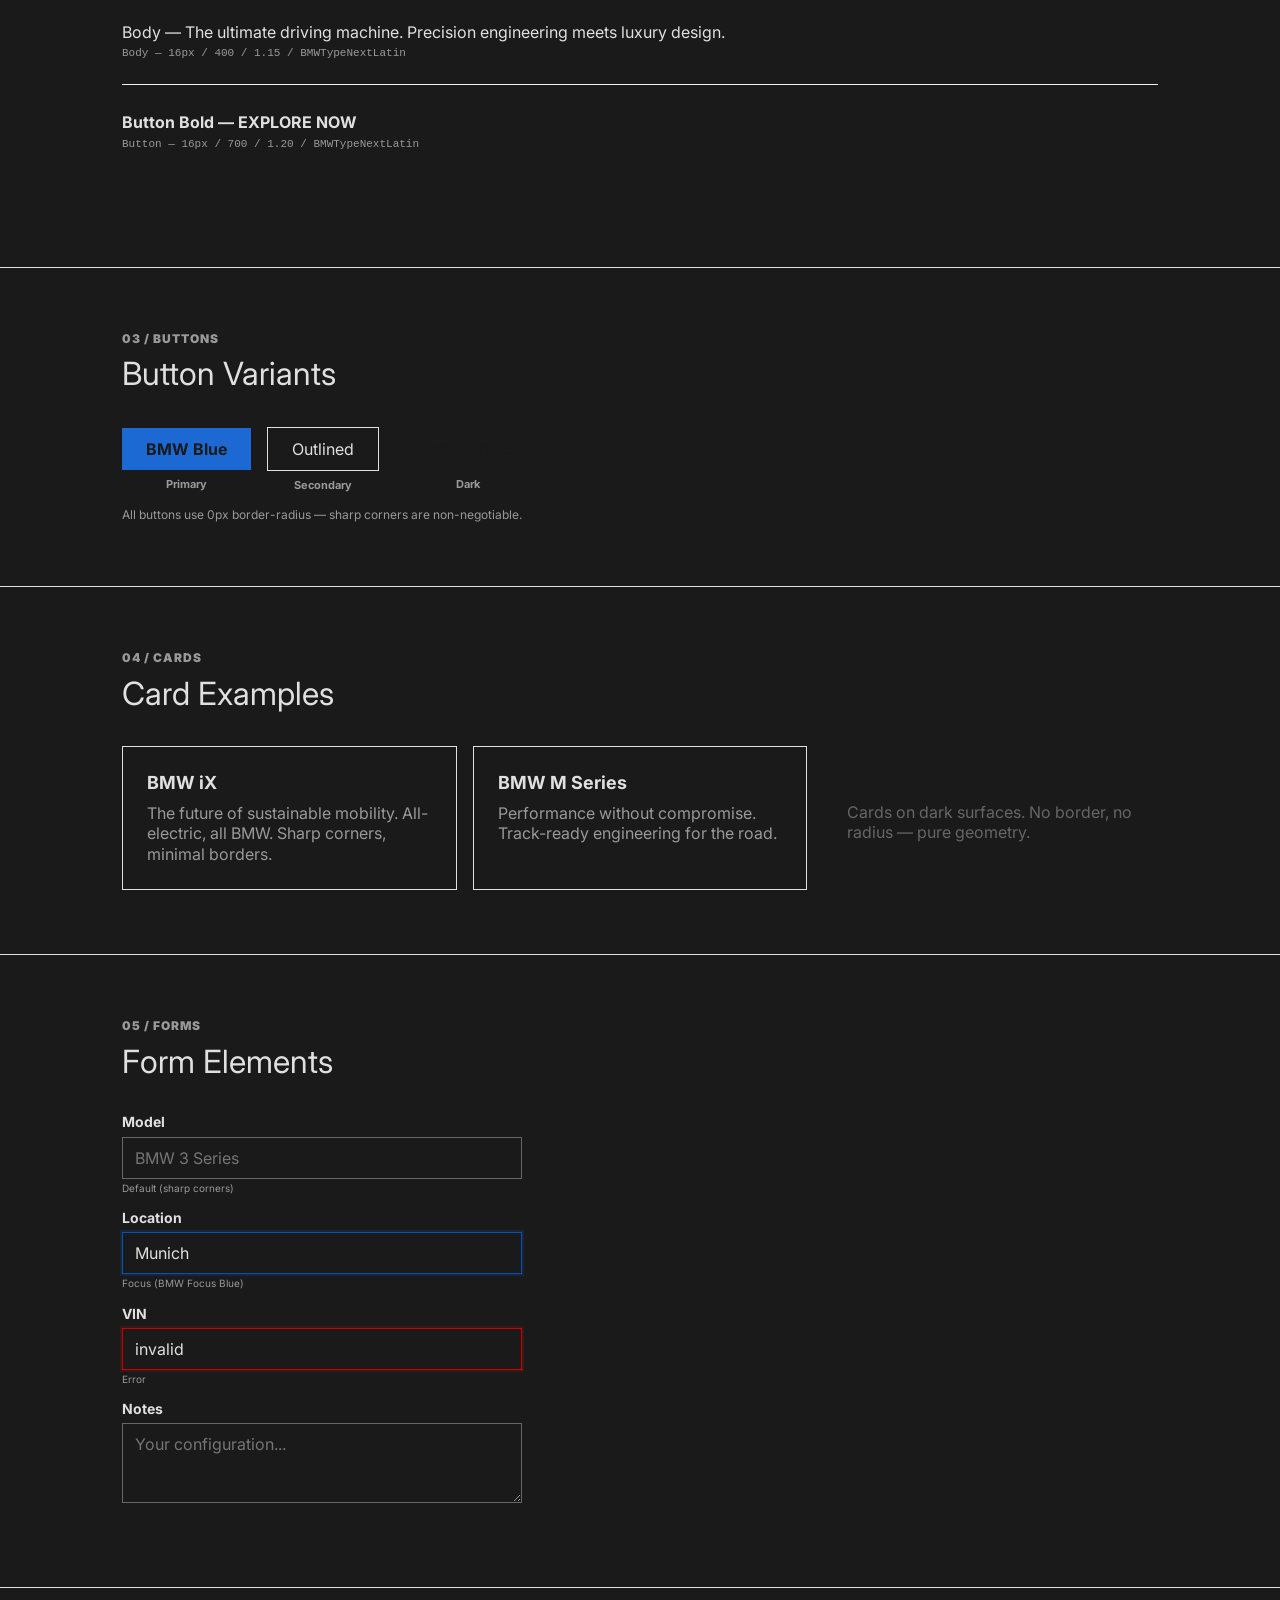
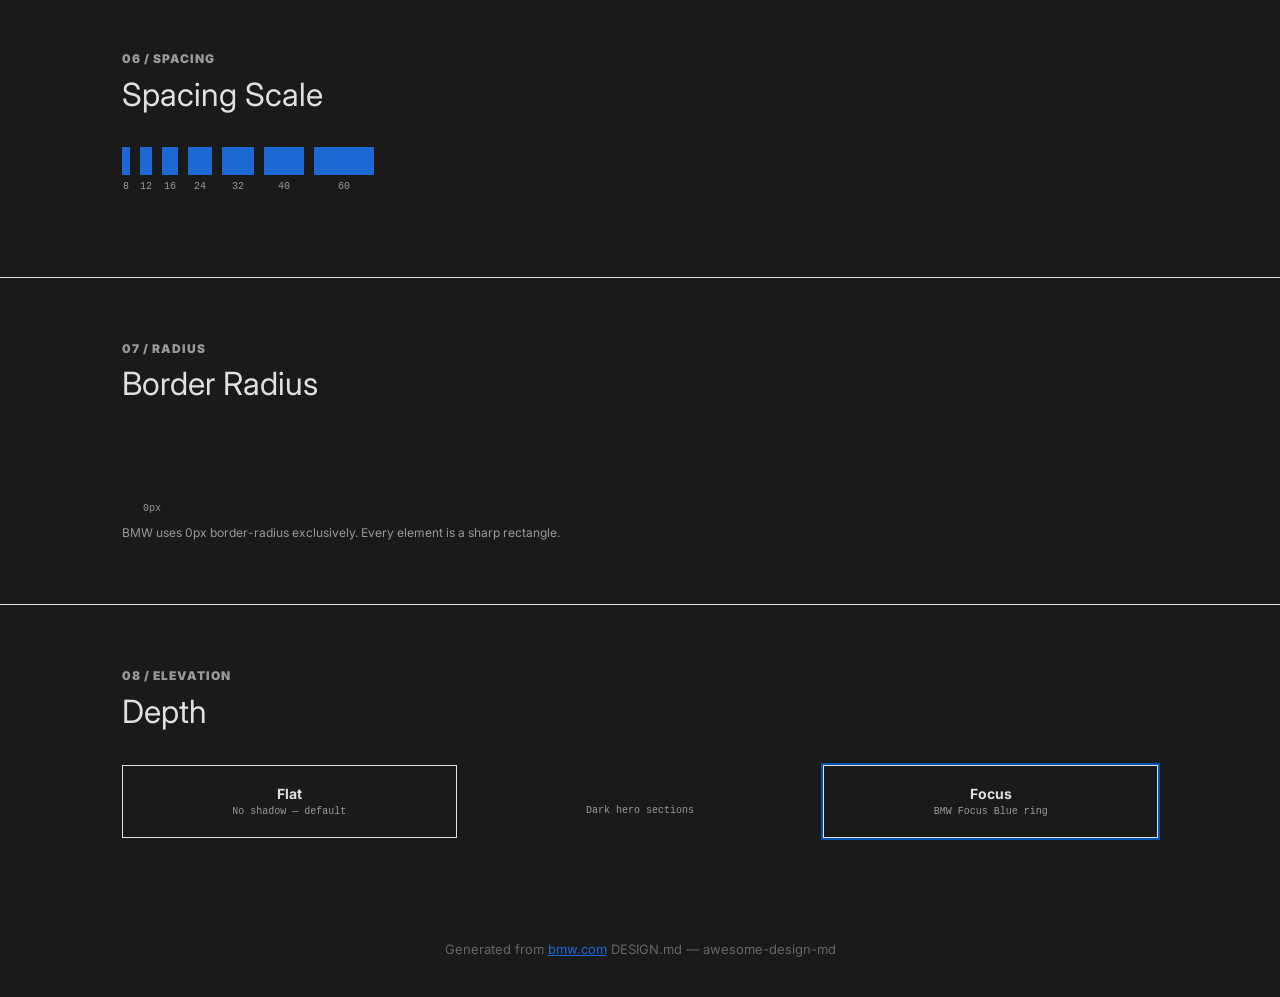
<file: brand-specs/bmw/preview-dark.html>
<!DOCTYPE html>
<html lang="en">
<head>
<meta charset="UTF-8">
<meta name="viewport" content="width=device-width, initial-scale=1.0">
<title>Design System Preview: BMW (Dark)</title>
<link rel="preconnect" href="https://fonts.googleapis.com">
<link rel="preconnect" href="https://fonts.gstatic.com" crossorigin>
<link href="https://fonts.googleapis.com/css2?family=Inter:wght@300;400;700;900&display=swap" rel="stylesheet">
<style>
  :root {
    --white: #1a1a1a; --black: #e0e0e0; --bmw-blue: #1c69d4; --focus-blue: #0653b6;
    --meta: #999999; --silver: #666666; --dark: #1a1a1a;
    --font: 'Inter', Helvetica, Arial, sans-serif;
  }
  * { margin:0; padding:0; box-sizing:border-box; }
  body { background:var(--white); color:var(--black); font-family:var(--font); font-size:16px; font-weight:400; line-height:1.15; -webkit-font-smoothing:antialiased; }

  .nav { position:sticky; top:0; z-index:100; display:flex; align-items:center; justify-content:space-between; padding:16px 32px; background:var(--dark); }
  .nav-brand { font-size:14px; font-weight:400; color:var(--white); text-decoration:none; }
  .nav-links { display:flex; gap:24px; list-style:none; }
  .nav-links a { font-size:16px; font-weight:900; color:var(--white); text-decoration:none; line-height:1.30; transition:opacity 0.15s; }
  .nav-links a:hover { opacity:0.8; }
  .nav-cta { display:inline-block; background:var(--bmw-blue); color:var(--white); padding:10px 20px; font-size:16px; font-weight:700; text-decoration:none; border-radius:0; }

  .hero { padding:80px 32px; background:var(--dark); text-align:left; color:var(--white); }
  .hero-inner { max-width:900px; margin:0 auto; }
  .hero h1 { font-size:56px; font-weight:300; line-height:1.30; text-transform:uppercase; margin-bottom:16px; }
  .hero p { font-size:16px; font-weight:400; line-height:1.30; color:var(--silver); max-width:550px; margin-bottom:32px; }
  .hero-buttons { display:flex; gap:12px; }
  .btn-blue { display:inline-block; background:var(--bmw-blue); color:var(--white); padding:12px 24px; font-family:var(--font); font-size:16px; font-weight:700; text-decoration:none; border:none; cursor:pointer; border-radius:0; }
  .btn-outline { display:inline-block; background:transparent; color:var(--white); padding:12px 24px; border:1px solid var(--white); font-family:var(--font); font-size:16px; font-weight:400; text-decoration:none; cursor:pointer; border-radius:0; }

  .section { padding:64px 32px; max-width:1100px; margin:0 auto; }
  .section-label { font-size:12px; font-weight:900; color:var(--meta); text-transform:uppercase; letter-spacing:1px; margin-bottom:8px; }
  .section-title { font-size:32px; font-weight:400; line-height:1.30; margin-bottom:32px; }
  .section-divider { border:none; border-top:1px solid #e0e0e0; margin:0; }

  .color-grid { display:grid; grid-template-columns:repeat(auto-fill, minmax(150px,1fr)); gap:12px; margin-bottom:24px; }
  .color-swatch { overflow:hidden; border:1px solid #e0e0e0; }
  .color-swatch-block { height:72px; width:100%; }
  .color-swatch-info { padding:10px 12px; }
  .color-swatch-name { font-size:13px; font-weight:700; margin-bottom:2px; }
  .color-swatch-hex { font-size:11px; color:var(--meta); font-family:monospace; }
  .color-swatch-role { font-size:10px; color:var(--meta); margin-top:3px; }
  .color-group-label { font-size:14px; font-weight:700; color:var(--meta); margin:24px 0 10px; }

  .type-sample { margin-bottom:28px; padding-bottom:24px; border-bottom:1px solid #f0f0f0; }
  .type-sample:last-child { border-bottom:none; }
  .type-meta { font-size:11px; color:var(--meta); margin-top:6px; font-family:monospace; }

  .button-row { display:flex; gap:16px; flex-wrap:wrap; align-items:center; }
  .button-item { text-align:center; }
  .button-label { font-size:11px; font-weight:700; color:var(--meta); margin-top:8px; }

  .card-grid { display:grid; grid-template-columns:repeat(auto-fit, minmax(300px,1fr)); gap:16px; }
  .card { background:var(--white); border:1px solid #e0e0e0; padding:24px; }
  .card h3 { font-size:18px; font-weight:700; margin-bottom:8px; line-height:1.30; }
  .card p { font-size:16px; color:var(--meta); line-height:1.30; }

  .form-group { margin-bottom:16px; max-width:400px; }
  .form-label { display:block; font-size:14px; font-weight:700; margin-bottom:6px; }
  .form-input { width:100%; background:var(--white); color:var(--black); border:1px solid var(--silver); padding:10px 12px; font-family:var(--font); font-size:16px; outline:none; border-radius:0; }
  .form-input:focus { border-color:var(--focus-blue); box-shadow:0 0 0 2px rgba(6,83,182,0.2); }
  .form-input--focus { border-color:var(--focus-blue); box-shadow:0 0 0 2px rgba(6,83,182,0.2); }
  .form-input--error { border-color:#c00; box-shadow:0 0 0 2px rgba(204,0,0,0.2); }
  .form-textarea { width:100%; min-height:80px; background:var(--white); color:var(--black); border:1px solid var(--silver); padding:10px 12px; font-family:var(--font); font-size:16px; resize:vertical; outline:none; border-radius:0; }
  .form-state-label { font-size:10px; color:var(--meta); margin-top:4px; }

  .spacing-row { display:flex; align-items:flex-end; gap:10px; flex-wrap:wrap; margin-bottom:20px; }
  .spacing-item { text-align:center; }
  .spacing-block { background:var(--bmw-blue); margin-bottom:6px; height:28px; }
  .spacing-value { font-size:10px; color:var(--meta); font-family:monospace; }

  .radius-row { display:flex; gap:14px; flex-wrap:wrap; align-items:center; }
  .radius-item { text-align:center; }
  .radius-box { width:60px; height:60px; background:var(--dark); margin-bottom:6px; }
  .radius-label { font-size:10px; color:var(--meta); font-family:monospace; }

  .elevation-grid { display:grid; grid-template-columns:repeat(auto-fit, minmax(200px,1fr)); gap:16px; }
  .elevation-card { background:var(--white); border:1px solid #e0e0e0; padding:20px; text-align:center; }
  .elevation-label { font-size:14px; font-weight:700; margin-bottom:4px; }
  .elevation-desc { font-size:10px; color:var(--meta); font-family:monospace; }

  .footer { padding:40px 32px; text-align:center; background:var(--dark); color:var(--silver); font-size:13px; }
  .footer a { color:var(--bmw-blue); text-decoration:underline; }

  @media (max-width:768px) { .hero h1 { font-size:36px; } .nav-links { display:none; } .section { padding:48px 20px; } .card-grid { grid-template-columns:1fr; } }
</style>
</head>
<body>

<nav class="nav">
  <a class="nav-brand" href="#">awesome-design-md</a>
  <ul class="nav-links">
    <li><a href="#colors">Colors</a></li>
    <li><a href="#typography">Typography</a></li>
    <li><a href="#buttons">Buttons</a></li>
    <li><a href="#cards">Cards</a></li>
    <li><a href="#forms">Forms</a></li>
  </ul>
  <a class="nav-cta" href="#">Explore</a>
</nav>
<div style="position:fixed;top:16px;right:16px;z-index:200;background:#1c69d4;color:#ffffff;font-size:11px;font-weight:700;padding:4px 10px;">Dark Mode</div>

<section class="hero"><div class="hero-inner">
  <h1>Design System<br>Inspired by BMW</h1>
  <p>A design token catalog generated from DESIGN.md. Every color, font, component, and spacing value — visualized with sharp precision.</p>
  <div class="hero-buttons"><a class="btn-blue" href="#">Explore Models</a><a class="btn-outline" href="#">Find Your BMW</a></div>
</div></section>

<section class="section" id="colors">
  <div class="section-label">01 / Colors</div><h2 class="section-title">Color Palette</h2>
  <div class="color-group-label">Brand</div>
  <div class="color-grid">
    <div class="color-swatch"><div class="color-swatch-block" style="background:#1c69d4"></div><div class="color-swatch-info"><div class="color-swatch-name">BMW Blue</div><div class="color-swatch-hex">#1c69d4</div><div class="color-swatch-role">Highlight accent</div></div></div>
    <div class="color-swatch"><div class="color-swatch-block" style="background:#0653b6"></div><div class="color-swatch-info"><div class="color-swatch-name">Focus Blue</div><div class="color-swatch-hex">#0653b6</div><div class="color-swatch-role">Focus states</div></div></div>
    <div class="color-swatch"><div class="color-swatch-block" style="background:#ffffff; border-bottom:1px solid #e0e0e0"></div><div class="color-swatch-info"><div class="color-swatch-name">Theme White</div><div class="color-swatch-hex">#ffffff</div><div class="color-swatch-role">Primary surface</div></div></div>
  </div>
  <div class="color-group-label">Neutral</div>
  <div class="color-grid">
    <div class="color-swatch"><div class="color-swatch-block" style="background:#262626"></div><div class="color-swatch-info"><div class="color-swatch-name">Near Black</div><div class="color-swatch-hex">#262626</div><div class="color-swatch-role">Primary text</div></div></div>
    <div class="color-swatch"><div class="color-swatch-block" style="background:#757575"></div><div class="color-swatch-info"><div class="color-swatch-name">Meta Gray</div><div class="color-swatch-hex">#757575</div><div class="color-swatch-role">Secondary text</div></div></div>
    <div class="color-swatch"><div class="color-swatch-block" style="background:#bbbbbb"></div><div class="color-swatch-info"><div class="color-swatch-name">Silver</div><div class="color-swatch-hex">#bbbbbb</div><div class="color-swatch-role">Muted text</div></div></div>
  </div>
</section>

<hr class="section-divider">

<section class="section" id="typography">
  <div class="section-label">02 / Typography</div><h2 class="section-title">Typography Scale</h2>
  <div class="type-sample"><div style="font-size:56px; font-weight:300; line-height:1.30; text-transform:uppercase;">DISPLAY HERO</div><div class="type-meta">Display — 60px / 300 / 1.30 / uppercase / BMWTypeNextLatin Light</div></div>
  <div class="type-sample"><div style="font-size:32px; font-weight:400; line-height:1.30;">Section Heading</div><div class="type-meta">Section — 32px / 400 / 1.30 / BMWTypeNextLatin</div></div>
  <div class="type-sample"><div style="font-size:18px; font-weight:900; line-height:1.30;">Nav Emphasis — SHEER DRIVING PLEASURE</div><div class="type-meta">Nav — 18px / 900 / 1.30 / BMWTypeNextLatin</div></div>
  <div class="type-sample"><div style="font-size:16px; font-weight:400; line-height:1.15;">Body — The ultimate driving machine. Precision engineering meets luxury design.</div><div class="type-meta">Body — 16px / 400 / 1.15 / BMWTypeNextLatin</div></div>
  <div class="type-sample"><div style="font-size:16px; font-weight:700; line-height:1.20;">Button Bold — EXPLORE NOW</div><div class="type-meta">Button — 16px / 700 / 1.20 / BMWTypeNextLatin</div></div>
</section>

<hr class="section-divider">

<section class="section" id="buttons">
  <div class="section-label">03 / Buttons</div><h2 class="section-title">Button Variants</h2>
  <div class="button-row">
    <div class="button-item"><a class="btn-blue" href="#">BMW Blue</a><div class="button-label">Primary</div></div>
    <div class="button-item"><a class="btn-outline" style="color:var(--black); border-color:var(--black);" href="#">Outlined</a><div class="button-label">Secondary</div></div>
    <div class="button-item"><span style="display:inline-block; background:var(--dark); color:var(--white); padding:12px 24px; font-size:16px; font-weight:400;">Dark Surface</span><div class="button-label">Dark</div></div>
  </div>
  <p style="font-size:12px; color:var(--meta); margin-top:16px;">All buttons use 0px border-radius — sharp corners are non-negotiable.</p>
</section>

<hr class="section-divider">

<section class="section" id="cards">
  <div class="section-label">04 / Cards</div><h2 class="section-title">Card Examples</h2>
  <div class="card-grid">
    <div class="card"><h3>BMW iX</h3><p>The future of sustainable mobility. All-electric, all BMW. Sharp corners, minimal borders.</p></div>
    <div class="card"><h3>BMW M Series</h3><p>Performance without compromise. Track-ready engineering for the road.</p></div>
    <div class="card" style="background:var(--dark); color:var(--white); border:none;"><h3 style="color:var(--white);">Dark Variant</h3><p style="color:var(--silver);">Cards on dark surfaces. No border, no radius — pure geometry.</p></div>
  </div>
</section>

<hr class="section-divider">

<section class="section" id="forms">
  <div class="section-label">05 / Forms</div><h2 class="section-title">Form Elements</h2>
  <div class="form-group"><label class="form-label">Model</label><input class="form-input" type="text" placeholder="BMW 3 Series"><div class="form-state-label">Default (sharp corners)</div></div>
  <div class="form-group"><label class="form-label">Location</label><input class="form-input form-input--focus" type="text" value="Munich"><div class="form-state-label">Focus (BMW Focus Blue)</div></div>
  <div class="form-group"><label class="form-label">VIN</label><input class="form-input form-input--error" type="text" value="invalid"><div class="form-state-label">Error</div></div>
  <div class="form-group"><label class="form-label">Notes</label><textarea class="form-textarea" placeholder="Your configuration..."></textarea></div>
</section>

<hr class="section-divider">

<section class="section">
  <div class="section-label">06 / Spacing</div><h2 class="section-title">Spacing Scale</h2>
  <div class="spacing-row">
    <div class="spacing-item"><div class="spacing-block" style="width:8px"></div><div class="spacing-value">8</div></div>
    <div class="spacing-item"><div class="spacing-block" style="width:12px"></div><div class="spacing-value">12</div></div>
    <div class="spacing-item"><div class="spacing-block" style="width:16px"></div><div class="spacing-value">16</div></div>
    <div class="spacing-item"><div class="spacing-block" style="width:24px"></div><div class="spacing-value">24</div></div>
    <div class="spacing-item"><div class="spacing-block" style="width:32px"></div><div class="spacing-value">32</div></div>
    <div class="spacing-item"><div class="spacing-block" style="width:40px"></div><div class="spacing-value">40</div></div>
    <div class="spacing-item"><div class="spacing-block" style="width:60px"></div><div class="spacing-value">60</div></div>
  </div>
</section>

<hr class="section-divider">

<section class="section">
  <div class="section-label">07 / Radius</div><h2 class="section-title">Border Radius</h2>
  <div class="radius-row">
    <div class="radius-item"><div class="radius-box" style="border-radius:0px"></div><div class="radius-label">0px</div></div>
  </div>
  <p style="font-size:12px; color:var(--meta); margin-top:12px;">BMW uses 0px border-radius exclusively. Every element is a sharp rectangle.</p>
</section>

<hr class="section-divider">

<section class="section">
  <div class="section-label">08 / Elevation</div><h2 class="section-title">Depth</h2>
  <div class="elevation-grid">
    <div class="elevation-card"><div class="elevation-label">Flat</div><div class="elevation-desc">No shadow — default</div></div>
    <div class="elevation-card" style="background:var(--dark); color:var(--white); border:none;"><div class="elevation-label">Photography</div><div class="elevation-desc">Dark hero sections</div></div>
    <div class="elevation-card" style="box-shadow:0 0 0 2px var(--focus-blue);"><div class="elevation-label">Focus</div><div class="elevation-desc">BMW Focus Blue ring</div></div>
  </div>
</section>

<footer class="footer">Generated from <a href="https://www.bmw.com/">bmw.com</a> DESIGN.md — awesome-design-md</footer>

</body>
</html>
</file>
<file: scripts/__fixtures__/freeze/css/app.css>
:root {
  --bg: #08090a;
  --surface: #12141a;
  --text: #e6e8ec;
  --accent: #3b82f6;
  --radius: 8px;
  --space: 16px;
}

body {
  margin: 0;
  background: var(--bg);
  color: var(--text);
  font: 14px/1.5 system-ui, sans-serif;
}

.page { padding: var(--space); }

.title {
  font-size: 24px;
  font-weight: 600;
  margin-bottom: var(--space);
}

.btn {
  background: var(--accent);
  color: #ffffff;
  border: 0;
  border-radius: var(--radius);
  padding: 8px 16px;
  cursor: pointer;
}
</file>
<file: scripts/__fixtures__/sample-site/css/app.css>
/* Fixture Site — 外部样式表（用于验证 link 解析 + 目录递归 + @media 断点） */

*, *::before, *::after { box-sizing: border-box; }

.page {
  background-color: #08090a;
  color: #e6e8ec;
  font-family: "Inter", "Noto Sans SC", sans-serif;
  font-size: 16px;
  line-height: 1.5;
  padding: 24px;
}

.surface {
  background: #12141a;
  border-radius: 12px;
  padding: 32px;
  margin-bottom: 24px;
}

.surface--raised {
  box-shadow: 0 4px 16px rgba(0, 0, 0, 0.35);
  border: 1px solid #262a33;
}

.title {
  font-size: 24px;
  font-weight: 700;
  line-height: 1.4;
  letter-spacing: -0.5px;
  color: #e6e8ec;
  margin: 0 0 12px 0;
}

.subtitle {
  font-size: 20px;
  font-weight: 600;
  color: #e6e8ec;
  margin: 0 0 8px;
}

.body {
  font-size: 14px;
  font-weight: 400;
  line-height: 1.5;
  color: #8b919d;
  margin: 0 0 16px;
}

.caption {
  font-size: 12px;
  line-height: 1.5;
  letter-spacing: 0.5px;
  color: #8b919d;
}

.hero {
  font-size: 32px;
  font-weight: 700;
  line-height: 1.4;
  letter-spacing: -0.5px;
  color: #e6e8ec;
  margin-bottom: 24px;
}

.divider {
  border-top: 1px solid #262a33;
  margin: 24px 0;
}

.btn {
  background: #3b82f6;
  color: #ffffff;
  border: 0;
  border-radius: 8px;
  padding: 8px 16px;
  font-size: 14px;
  font-weight: 500;
  transition: background-color 150ms ease-out, transform 250ms cubic-bezier(0.4, 0, 0.2, 1);
}

.btn--ghost {
  background: transparent;
  color: #3b82f6;
  border: 1px solid #3b82f6;
  border-radius: 8px;
  padding: 8px 16px;
}

.btn--danger {
  background: #ff6b6b;
  color: #ffffff;
  border-radius: 8px;
  padding: 8px 16px;
}

.tooltip {
  position: absolute;
  z-index: 100;
  background: #12141a;
  color: #e6e8ec;
  border: 1px solid #262a33;
  border-radius: 4px;
  padding: 4px 8px;
  font-size: 12px;
  box-shadow: 0 2px 8px rgba(0, 0, 0, 0.5);
}

.overlay {
  position: fixed;
  inset: 0;
  background: rgba(0, 0, 0, 0.6);
  z-index: 10;
}

.skeleton {
  border-radius: 4px;
  animation: pulse 1500ms ease-in-out infinite;
  background: #12141a;
}

@keyframes pulse {
  0% { opacity: 0.6; }
  50% { opacity: 1; }
  100% { opacity: 0.6; }
}

@media (max-width: 639px) {
  .page { padding: 16px; }
  .hero { font-size: 24px; }
  .title { font-size: 20px; }
}

@media (min-width: 640px) {
  .page { padding: 32px; }
  .surface { padding: 32px; }
}

@media (min-width: 1024px) {
  .page { padding: 48px; }
  .hero { font-size: 32px; }
  .surface { border-radius: 16px; }
}
</file>
